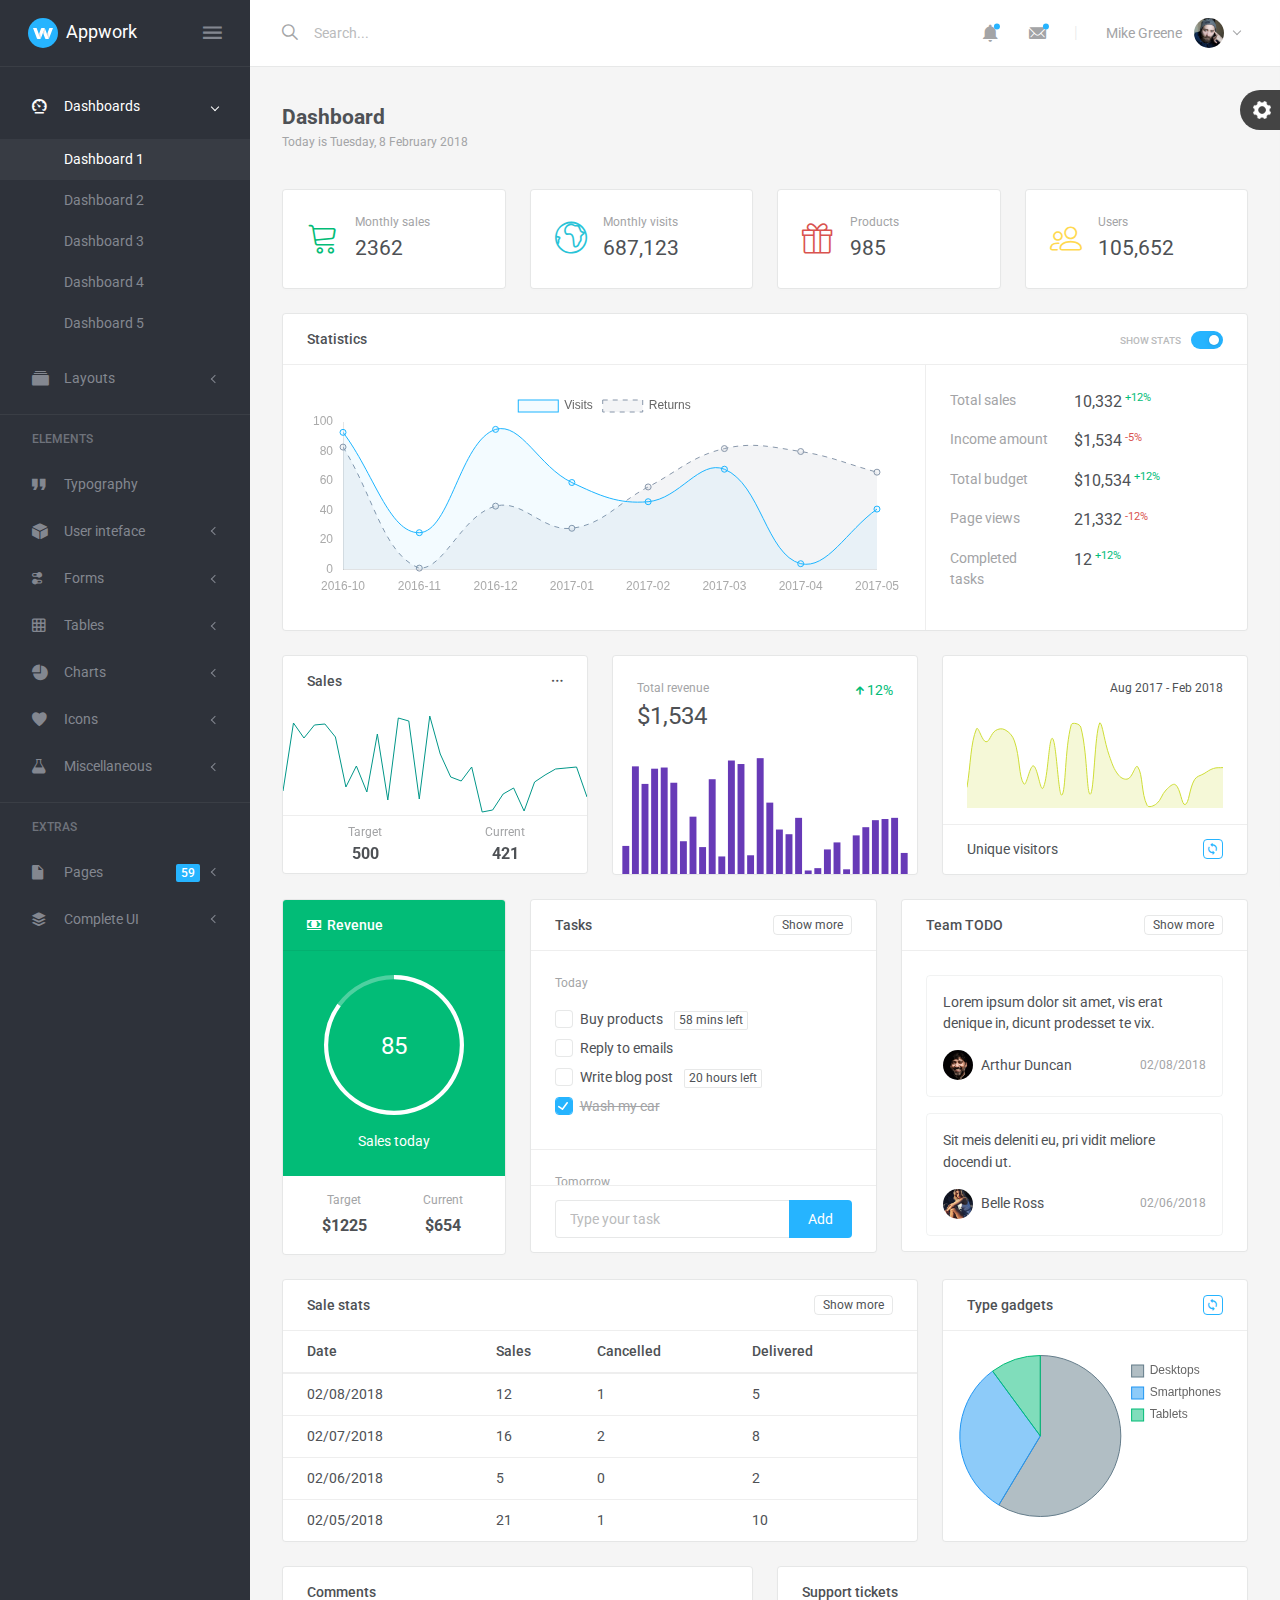
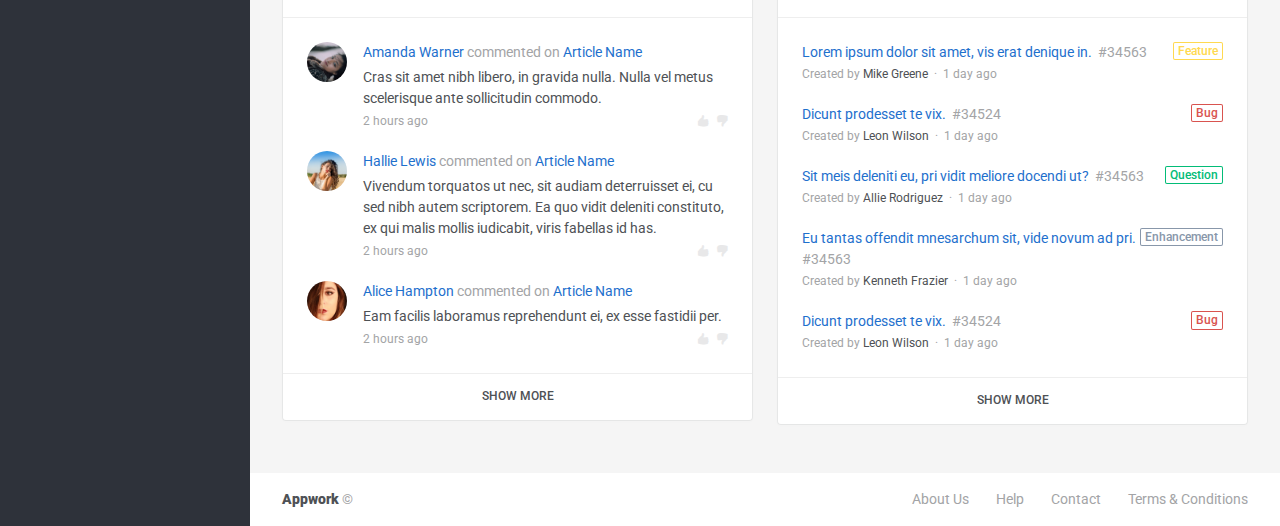
<file: html-demo/index.html>
<!DOCTYPE html>

<html lang="en" class="default-style">

<head>
  <title>Dashboard 1 - Dashboards - Appwork</title>

  <meta charset="utf-8">
  <meta http-equiv="x-ua-compatible" content="IE=edge,chrome=1">
  <meta name="description" content="">
  <meta name="viewport" content="width=device-width, initial-scale=1.0, user-scalable=no, minimum-scale=1.0, maximum-scale=1.0">
  <link rel="icon" type="image/x-icon" href="favicon.ico">

  <link href="https://fonts.googleapis.com/css?family=Roboto:300,300i,400,400i,500,500i,700,700i,900" rel="stylesheet">

  <!-- Icon fonts -->
  <link rel="stylesheet" href="assets/vendor/fonts/fontawesome.css">
  <link rel="stylesheet" href="assets/vendor/fonts/ionicons.css">
  <link rel="stylesheet" href="assets/vendor/fonts/linearicons.css">
  <link rel="stylesheet" href="assets/vendor/fonts/open-iconic.css">
  <link rel="stylesheet" href="assets/vendor/fonts/pe-icon-7-stroke.css">

  <!-- Core stylesheets -->
  <link rel="stylesheet" href="assets/vendor/css/rtl/bootstrap.css" class="theme-settings-bootstrap-css">
  <link rel="stylesheet" href="assets/vendor/css/rtl/appwork.css" class="theme-settings-appwork-css">
  <link rel="stylesheet" href="assets/vendor/css/rtl/theme-corporate.css" class="theme-settings-theme-css">
  <link rel="stylesheet" href="assets/vendor/css/rtl/colors.css" class="theme-settings-colors-css">
  <link rel="stylesheet" href="assets/vendor/css/rtl/uikit.css">
  <link rel="stylesheet" href="assets/css/demo.css">

  <!-- Load polyfills -->
  <script src="assets/vendor/js/polyfills.js"></script>
  <script>document['documentMode']===10&&document.write('<script src="https://polyfill.io/v3/polyfill.min.js?features=Intl.~locale.en"><\/script>')</script>

  <script src="assets/vendor/js/material-ripple.js"></script>
  <script src="assets/vendor/js/layout-helpers.js"></script>

  <!-- Theme settings -->
  <!-- This file MUST be included after core stylesheets and layout-helpers.js in the <head> section -->
  <script src="assets/vendor/js/theme-settings.js"></script>
  <script>
    window.themeSettings = new ThemeSettings({
      cssPath: 'assets/vendor/css/rtl/',
      themesPath: 'assets/vendor/css/rtl/'
    });
  </script>

  <!-- Core scripts -->
  <script src="assets/vendor/js/pace.js"></script>
  <script src="https://ajax.googleapis.com/ajax/libs/jquery/3.2.1/jquery.min.js"></script>

  <!-- Libs -->
  <link rel="stylesheet" href="assets/vendor/libs/perfect-scrollbar/perfect-scrollbar.css">

</head>

<body>
  <div class="page-loader">
    <div class="bg-primary"></div>
  </div>

  <!-- Layout wrapper -->
  <div class="layout-wrapper layout-2">
    <div class="layout-inner">

      <!-- Layout sidenav -->
      <div id="layout-sidenav" class="layout-sidenav sidenav sidenav-vertical bg-dark">

        <!-- Brand demo (see assets/css/demo/demo.css) -->
        <div class="app-brand demo">
          <span class="app-brand-logo demo bg-primary">
            <svg viewBox="0 0 148 80" xmlns="http://www.w3.org/2000/svg" xmlns:xlink="http://www.w3.org/1999/xlink"><defs><linearGradient id="a" x1="46.49" x2="62.46" y1="53.39" y2="48.2" gradientUnits="userSpaceOnUse"><stop stop-opacity=".25" offset="0"></stop><stop stop-opacity=".1" offset=".3"></stop><stop stop-opacity="0" offset=".9"></stop></linearGradient><linearGradient id="e" x1="76.9" x2="92.64" y1="26.38" y2="31.49" xlink:href="#a"></linearGradient><linearGradient id="d" x1="107.12" x2="122.74" y1="53.41" y2="48.33" xlink:href="#a"></linearGradient></defs><path style="fill: #fff;" transform="translate(-.1)" d="M121.36,0,104.42,45.08,88.71,3.28A5.09,5.09,0,0,0,83.93,0H64.27A5.09,5.09,0,0,0,59.5,3.28L43.79,45.08,26.85,0H.1L29.43,76.74A5.09,5.09,0,0,0,34.19,80H53.39a5.09,5.09,0,0,0,4.77-3.26L74.1,35l16,41.74A5.09,5.09,0,0,0,94.82,80h18.95a5.09,5.09,0,0,0,4.76-3.24L148.1,0Z"></path><path transform="translate(-.1)" d="M52.19,22.73l-8.4,22.35L56.51,78.94a5,5,0,0,0,1.64-2.19l7.34-19.2Z" fill="url(#a)"></path><path transform="translate(-.1)" d="M95.73,22l-7-18.69a5,5,0,0,0-1.64-2.21L74.1,35l8.33,21.79Z" fill="url(#e)"></path><path transform="translate(-.1)" d="M112.73,23l-8.31,22.12,12.66,33.7a5,5,0,0,0,1.45-2l7.3-18.93Z" fill="url(#d)"></path></svg>
          </span>
          <a href="index.html" class="app-brand-text demo sidenav-text font-weight-normal ml-2">Appwork</a>
          <a href="javascript:void(0)" class="layout-sidenav-toggle sidenav-link text-large ml-auto">
            <i class="ion ion-md-menu align-middle"></i>
          </a>
        </div>

        <div class="sidenav-divider mt-0"></div>

        <!-- Links -->
        <ul class="sidenav-inner py-1">

          <!-- Dashboards -->
          <li class="sidenav-item open active">
            <a href="javascript:void(0)" class="sidenav-link sidenav-toggle"><i class="sidenav-icon ion ion-md-speedometer"></i>
              <div>Dashboards</div>
            </a>

            <ul class="sidenav-menu">
              <li class="sidenav-item active">
                <a href="index.html" class="sidenav-link">
                  <div>Dashboard 1</div>
                </a>
              </li>
              <li class="sidenav-item">
                <a href="dashboards_dashboard-2.html" class="sidenav-link">
                  <div>Dashboard 2</div>
                </a>
              </li>
              <li class="sidenav-item">
                <a href="dashboards_dashboard-3.html" class="sidenav-link">
                  <div>Dashboard 3</div>
                </a>
              </li>
              <li class="sidenav-item">
                <a href="dashboards_dashboard-4.html" class="sidenav-link">
                  <div>Dashboard 4</div>
                </a>
              </li>
              <li class="sidenav-item">
                <a href="dashboards_dashboard-5.html" class="sidenav-link">
                  <div>Dashboard 5</div>
                </a>
              </li>
            </ul>
          </li>

          <!-- Layouts -->
          <li class="sidenav-item">
            <a href="javascript:void(0)" class="sidenav-link sidenav-toggle"><i class="sidenav-icon ion ion-ios-albums"></i>
              <div>Layouts</div>
            </a>

            <ul class="sidenav-menu">
              <li class="sidenav-item">
                <a href="layouts_options.html" class="sidenav-link">
                  <div>Layout options</div>
                </a>
              </li>
              <li class="sidenav-item">
                <a href="layouts_helpers.html" class="sidenav-link">
                  <div>Layout helpers</div>
                </a>
              </li>
              <li class="sidenav-item">
                <a href="layouts_layout-1.html" class="sidenav-link">
                  <div>Layout 1</div>
                </a>
              </li>
              <li class="sidenav-item">
                <a href="layouts_layout-1-flex.html" class="sidenav-link">
                  <div>Layout 1 (Flex)</div>
                </a>
              </li>
              <li class="sidenav-item">
                <a href="layouts_layout-2.html" class="sidenav-link">
                  <div>Layout 2</div>
                </a>
              </li>
              <li class="sidenav-item">
                <a href="layouts_layout-2-flex.html" class="sidenav-link">
                  <div>Layout 2 (Flex)</div>
                </a>
              </li>
              <li class="sidenav-item">
                <a href="layouts_without-navbar.html" class="sidenav-link">
                  <div>Without navbar</div>
                </a>
              </li>
              <li class="sidenav-item">
                <a href="layouts_without-navbar-flex.html" class="sidenav-link">
                  <div>Without navbar (Flex)</div>
                </a>
              </li>
              <li class="sidenav-item">
                <a href="layouts_without-sidenav.html" class="sidenav-link">
                  <div>Without sidenav</div>
                </a>
              </li>
              <li class="sidenav-item">
                <a href="layouts_horizontal-sidenav.html" class="sidenav-link">
                  <div>Horizontal sidenav</div>
                </a>
              </li>
              <li class="sidenav-item">
                <a href="layouts_blank.html" class="sidenav-link">
                  <div>Blank</div>
                </a>
              </li>
            </ul>
          </li>

          <li class="sidenav-divider mb-1"></li>
          <li class="sidenav-header small font-weight-semibold">ELEMENTS</li>

          <li class="sidenav-item">
            <a href="typography.html" class="sidenav-link"><i class="sidenav-icon ion ion-md-quote"></i>
              <div>Typography</div>
            </a>
          </li>

          <!-- UI elements -->
          <li class="sidenav-item">
            <a href="javascript:void(0)" class="sidenav-link sidenav-toggle"><i class="sidenav-icon ion ion-md-cube"></i>
              <div>User inteface</div>
            </a>

            <ul class="sidenav-menu">
              <li class="sidenav-item">
                <a href="ui_buttons.html" class="sidenav-link">
                  <div>Buttons</div>
                </a>
              </li>
              <li class="sidenav-item">
                <a href="ui_badges.html" class="sidenav-link">
                  <div>Badges</div>
                </a>
              </li>
              <li class="sidenav-item">
                <a href="ui_button-groups.html" class="sidenav-link">
                  <div>Button groups</div>
                </a>
              </li>
              <li class="sidenav-item">
                <a href="ui_dropdowns.html" class="sidenav-link">
                  <div>Dropdowns</div>
                </a>
              </li>
              <li class="sidenav-item">
                <a href="ui_navs.html" class="sidenav-link">
                  <div>Navs</div>
                </a>
              </li>
              <li class="sidenav-item">
                <a href="ui_pagination.html" class="sidenav-link">
                  <div>Pagination and breadcrumbs</div>
                </a>
              </li>
              <li class="sidenav-item">
                <a href="ui_progress.html" class="sidenav-link">
                  <div>Progress bars</div>
                </a>
              </li>
              <li class="sidenav-item">
                <a href="ui_list-groups.html" class="sidenav-link">
                  <div>List groups</div>
                </a>
              </li>
              <li class="sidenav-item">
                <a href="ui_notifications.html" class="sidenav-link">
                  <div>Notifications</div>
                </a>
              </li>
              <li class="sidenav-item">
                <a href="ui_modals.html" class="sidenav-link">
                  <div>Modals</div>
                </a>
              </li>
              <li class="sidenav-item">
                <a href="ui_tooltips.html" class="sidenav-link">
                  <div>Tooltips and popovers</div>
                </a>
              </li>
              <li class="sidenav-item">
                <a href="ui_thumbnails.html" class="sidenav-link">
                  <div>Thumbnails</div>
                </a>
              </li>
              <li class="sidenav-item">
                <a href="ui_cards.html" class="sidenav-link">
                  <div>Cards</div>
                </a>
              </li>
              <li class="sidenav-item">
                <a href="ui_accordion.html" class="sidenav-link">
                  <div>Accordion</div>
                </a>
              </li>
              <li class="sidenav-item">
                <a href="ui_app-brand.html" class="sidenav-link">
                  <div>App brand</div>
                </a>
              </li>
              <li class="sidenav-item">
                <a href="ui_navbar.html" class="sidenav-link">
                  <div>Navbar</div>
                </a>
              </li>
              <li class="sidenav-item">
                <a href="ui_sidenav.html" class="sidenav-link">
                  <div>Sidenav</div>
                </a>
              </li>
              <li class="sidenav-item">
                <a href="ui_footer.html" class="sidenav-link">
                  <div>Footer</div>
                </a>
              </li>
              <li class="sidenav-item">
                <a href="ui_carousel.html" class="sidenav-link">
                  <div>Carousel</div>
                </a>
              </li>
              <li class="sidenav-item">
                <a href="ui_lightbox.html" class="sidenav-link">
                  <div>Lightbox</div>
                </a>
              </li>
              <li class="sidenav-item">
                <a href="ui_drag-and-drop.html" class="sidenav-link">
                  <div>Drag&amp;Drop</div>
                </a>
              </li>
              <li class="sidenav-item">
                <a href="ui_treeview.html" class="sidenav-link">
                  <div>Treeview</div>
                </a>
              </li>
              <li class="sidenav-item">
                <a href="ui_media-player.html" class="sidenav-link">
                  <div>Plyr</div>
                </a>
              </li>
              <li class="sidenav-item">
                <a href="ui_cropper.html" class="sidenav-link">
                  <div>Cropper.js</div>
                </a>
              </li>
              <li class="sidenav-item">
                <a href="ui_tour.html" class="sidenav-link">
                  <div>Shepherd tour</div>
                </a>
              </li>
              <li class="sidenav-item">
                <a href="ui_fullcalendar.html" class="sidenav-link">
                  <div>Fullcalendar</div>
                </a>
              </li>
              <li class="sidenav-item">
                <a href="ui_spinners.html" class="sidenav-link">
                  <div>Spinners</div>
                </a>
              </li>
            </ul>
          </li>

          <!-- Forms -->
          <li class="sidenav-item">
            <a href="javascript:void(0)" class="sidenav-link sidenav-toggle"><i class="sidenav-icon ion ion-md-switch"></i>
              <div>Forms</div>
            </a>

            <ul class="sidenav-menu">
              <li class="sidenav-item">
                <a href="forms_layouts.html" class="sidenav-link">
                  <div>Layouts and elements</div>
                </a>
              </li>
              <li class="sidenav-item">
                <a href="forms_controls.html" class="sidenav-link">
                  <div>Controls</div>
                </a>
              </li>
              <li class="sidenav-item">
                <a href="forms_custom-controls.html" class="sidenav-link">
                  <div>Custom controls</div>
                </a>
              </li>
              <li class="sidenav-item">
                <a href="forms_input-groups.html" class="sidenav-link">
                  <div>Input groups</div>
                </a>
              </li>
              <li class="sidenav-item">
                <a href="forms_switchers.html" class="sidenav-link">
                  <div>Switchers</div>
                </a>
              </li>
              <li class="sidenav-item">
                <a href="forms_sliders.html" class="sidenav-link">
                  <div>Sliders</div>
                </a>
              </li>
              <li class="sidenav-item">
                <a href="forms_selects.html" class="sidenav-link">
                  <div>Selects and tags</div>
                </a>
              </li>
              <li class="sidenav-item">
                <a href="forms_pickers.html" class="sidenav-link">
                  <div>Pickers</div>
                </a>
              </li>
              <li class="sidenav-item">
                <a href="forms_editors.html" class="sidenav-link">
                  <div>Editors</div>
                </a>
              </li>
              <li class="sidenav-item">
                <a href="forms_file-upload.html" class="sidenav-link">
                  <div>File upload</div>
                </a>
              </li>
              <li class="sidenav-item">
                <a href="forms_validation.html" class="sidenav-link">
                  <div>jQuery Validation</div>
                </a>
              </li>
              <li class="sidenav-item">
                <a href="forms_wizard.html" class="sidenav-link">
                  <div>SmartWizard</div>
                </a>
              </li>
              <li class="sidenav-item">
                <a href="forms_typeahead.html" class="sidenav-link">
                  <div>Typeahead</div>
                </a>
              </li>
              <li class="sidenav-item">
                <a href="forms_dual-listbox.html" class="sidenav-link">
                  <div>Bootstrap Dual Listbox</div>
                </a>
              </li>
              <li class="sidenav-item">
                <a href="forms_extras.html" class="sidenav-link">
                  <div>Extras</div>
                </a>
              </li>
            </ul>
          </li>

          <!--  Tables -->
          <li class="sidenav-item">
            <a href="javascript:void(0)" class="sidenav-link sidenav-toggle"><i class="sidenav-icon ion ion-md-grid"></i>
              <div>Tables</div>
            </a>

            <ul class="sidenav-menu">
              <li class="sidenav-item">
                <a href="tables_bootstrap.html" class="sidenav-link">
                  <div>Bootstrap</div>
                </a>
              </li>
              <li class="sidenav-item">
                <a href="tables_datatables.html" class="sidenav-link">
                  <div>DataTables</div>
                </a>
              </li>
              <li class="sidenav-item">
                <a href="tables_bootstrap-table.html" class="sidenav-link">
                  <div>Bootstrap table</div>
                </a>
              </li>
              <li class="sidenav-item">
                <a href="tables_bootstrap-sortable.html" class="sidenav-link">
                  <div>Bootstrap Sortable</div>
                </a>
              </li>
            </ul>
          </li>

          <!-- Charts -->
          <li class="sidenav-item">
            <a href="javascript:void(0)" class="sidenav-link sidenav-toggle"><i class="sidenav-icon ion ion-md-pie"></i>
              <div>Charts</div>
            </a>

            <ul class="sidenav-menu">
              <li class="sidenav-item">
                <a href="charts_gmaps.html" class="sidenav-link">
                  <div>GMaps</div>
                </a>
              </li>
              <li class="sidenav-item">
                <a href="charts_mapael.html" class="sidenav-link">
                  <div>Mapael</div>
                </a>
              </li>
              <li class="sidenav-item">
                <a href="charts_flot.html" class="sidenav-link">
                  <div>Flot.js</div>
                </a>
              </li>
              <li class="sidenav-item">
                <a href="charts_c3.html" class="sidenav-link">
                  <div>C3.js</div>
                </a>
              </li>
              <li class="sidenav-item">
                <a href="charts_chartist.html" class="sidenav-link">
                  <div>Chartist</div>
                </a>
              </li>
              <li class="sidenav-item">
                <a href="charts_chartjs.html" class="sidenav-link">
                  <div>Chart.js</div>
                </a>
              </li>
              <li class="sidenav-item">
                <a href="charts_morrisjs.html" class="sidenav-link">
                  <div>Morris.js</div>
                </a>
              </li>
              <li class="sidenav-item">
                <a href="charts_sparkline.html" class="sidenav-link">
                  <div>Sparkline</div>
                </a>
              </li>
            </ul>
          </li>

          <!--  Icons -->
          <li class="sidenav-item">
            <a href="javascript:void(0)" class="sidenav-link sidenav-toggle"><i class="sidenav-icon ion ion-ios-heart"></i>
              <div>Icons</div>
            </a>

            <ul class="sidenav-menu">
              <li class="sidenav-item">
                <a href="icons_font-awesome.html" class="sidenav-link">
                  <div>Font Awesome 5</div>
                </a>
              </li>
              <li class="sidenav-item">
                <a href="icons_ionicons.html" class="sidenav-link">
                  <div>Ionicons</div>
                </a>
              </li>
              <li class="sidenav-item">
                <a href="icons_linearicons.html" class="sidenav-link">
                  <div>Linearicons</div>
                </a>
              </li>
              <li class="sidenav-item">
                <a href="icons_openiconic.html" class="sidenav-link">
                  <div>Open Iconic</div>
                </a>
              </li>
              <li class="sidenav-item">
                <a href="icons_stroke7.html" class="sidenav-link">
                  <div>Stroke Icons 7</div>
                </a>
              </li>
            </ul>
          </li>

          <!--  Miscellaneous -->
          <li class="sidenav-item">
            <a href="javascript:void(0)" class="sidenav-link sidenav-toggle"><i class="sidenav-icon ion ion-ios-flask"></i>
              <div>Miscellaneous</div>
            </a>

            <ul class="sidenav-menu">
              <li class="sidenav-item">
                <a href="misc_brand-colors.html" class="sidenav-link">
                  <div>Brand colors</div>
                </a>
              </li>
              <li class="sidenav-item">
                <a href="misc_masonry.html" class="sidenav-link">
                  <div>Masonry</div>
                </a>
              </li>
              <li class="sidenav-item">
                <a href="misc_spinkit.html" class="sidenav-link">
                  <div>SpinKit</div>
                </a>
              </li>
              <li class="sidenav-item">
                <a href="misc_ladda.html" class="sidenav-link">
                  <div>Ladda</div>
                </a>
              </li>
              <li class="sidenav-item">
                <a href="misc_vegasjs.html" class="sidenav-link">
                  <div>Vegas.js</div>
                </a>
              </li>
              <li class="sidenav-item">
                <a href="misc_numeraljs.html" class="sidenav-link">
                  <div>Numeral.js</div>
                </a>
              </li>
              <li class="sidenav-item">
                <a href="misc_blockui.html" class="sidenav-link">
                  <div>BlockUI</div>
                </a>
              </li>
              <li class="sidenav-item">
                <a href="misc_idle-timer.html" class="sidenav-link">
                  <div>Idle Timer</div>
                </a>
              </li>
              <li class="sidenav-item">
                <a href="misc_perfect-scrollbar.html" class="sidenav-link">
                  <div>Perfect Scrollbar</div>
                </a>
              </li>
              <li class="sidenav-item">
                <a href="misc_clipboardjs.html" class="sidenav-link">
                  <div>Clipboard.js</div>
                </a>
              </li>
            </ul>
          </li>

          <li class="sidenav-divider mb-1"></li>
          <li class="sidenav-header small font-weight-semibold">EXTRAS</li>

          <!-- Pages -->
          <li class="sidenav-item">
            <a href="javascript:void(0)" class="sidenav-link sidenav-toggle">
              <i class="sidenav-icon ion ion-md-document"></i>
              <div>Pages</div>
              <div class="pl-1 ml-auto">
                <div class="badge badge-primary">59</div>
              </div>
            </a>
            <ul class="sidenav-menu">

              <li class="sidenav-item">
                <a href="javascript:void(0)" class="sidenav-link sidenav-toggle">
                  <div>Articles</div>
                </a>

                <ul class="sidenav-menu">
                  <li class="sidenav-item">
                    <a href="pages_articles_list.html" class="sidenav-link">
                      <div>List</div>
                    </a>
                  </li>
                  <li class="sidenav-item">
                    <a href="pages_articles_edit.html" class="sidenav-link">
                      <div>Edit</div>
                    </a>
                  </li>
                </ul>
              </li>

              <li class="sidenav-item">
                <a href="javascript:void(0)" class="sidenav-link sidenav-toggle">
                  <div>Authentication</div>
                </a>

                <ul class="sidenav-menu">
                  <li class="sidenav-item">
                    <a href="pages_authentication_login-v1.html" class="sidenav-link">
                      <div>Login v1</div>
                    </a>
                  </li>
                  <li class="sidenav-item">
                    <a href="pages_authentication_register-v1.html" class="sidenav-link">
                      <div>Register v1</div>
                    </a>
                  </li>
                  <li class="sidenav-item">
                    <a href="pages_authentication_login-v2.html" class="sidenav-link">
                      <div>Login v2</div>
                    </a>
                  </li>
                  <li class="sidenav-item">
                    <a href="pages_authentication_register-v2.html" class="sidenav-link">
                      <div>Register v2</div>
                    </a>
                  </li>
                  <li class="sidenav-item">
                    <a href="pages_authentication_login-v3.html" class="sidenav-link">
                      <div>Login v3</div>
                    </a>
                  </li>
                  <li class="sidenav-item">
                    <a href="pages_authentication_register-v3.html" class="sidenav-link">
                      <div>Register v3</div>
                    </a>
                  </li>
                  <li class="sidenav-item">
                    <a href="pages_authentication_login-and-register.html" class="sidenav-link">
                      <div>Login + Register</div>
                    </a>
                  </li>
                  <li class="sidenav-item">
                    <a href="pages_authentication_lock-screen-v1.html" class="sidenav-link">
                      <div>Lock screen v1</div>
                    </a>
                  </li>
                  <li class="sidenav-item">
                    <a href="pages_authentication_lock-screen-v2.html" class="sidenav-link">
                      <div>Lock screen v2</div>
                    </a>
                  </li>
                  <li class="sidenav-item">
                    <a href="pages_authentication_password-reset.html" class="sidenav-link">
                      <div>Password reset</div>
                    </a>
                  </li>
                  <li class="sidenav-item">
                    <a href="pages_authentication_email-confirm.html" class="sidenav-link">
                      <div>Email confirm</div>
                    </a>
                  </li>
                </ul>
              </li>

              <li class="sidenav-item">
                <a href="javascript:void(0)" class="sidenav-link sidenav-toggle">
                  <div>Education</div>
                </a>

                <ul class="sidenav-menu">
                  <li class="sidenav-item">
                    <a href="pages_education_courses-v1.html" class="sidenav-link">
                      <div>Courses v1</div>
                    </a>
                  </li>
                  <li class="sidenav-item">
                    <a href="pages_education_courses-v2.html" class="sidenav-link">
                      <div>Courses v2</div>
                    </a>
                  </li>
                </ul>
              </li>

              <li class="sidenav-item">
                <a href="javascript:void(0)" class="sidenav-link sidenav-toggle">
                  <div>E-commerce</div>
                </a>

                <ul class="sidenav-menu">
                  <li class="sidenav-item">
                    <a href="pages_e-commerce_product-list.html" class="sidenav-link">
                      <div>Product list</div>
                    </a>
                  </li>
                  <li class="sidenav-item">
                    <a href="pages_e-commerce_product-item.html" class="sidenav-link">
                      <div>Product item</div>
                    </a>
                  </li>
                  <li class="sidenav-item">
                    <a href="pages_e-commerce_product-edit.html" class="sidenav-link">
                      <div>Product edit</div>
                    </a>
                  </li>
                  <li class="sidenav-item">
                    <a href="pages_e-commerce_order-list.html" class="sidenav-link">
                      <div>Order list</div>
                    </a>
                  </li>
                  <li class="sidenav-item">
                    <a href="pages_e-commerce_order-detail.html" class="sidenav-link">
                      <div>Order detail</div>
                    </a>
                  </li>
                </ul>
              </li>

              <li class="sidenav-item">
                <a href="javascript:void(0)" class="sidenav-link sidenav-toggle">
                  <div>Forums</div>
                </a>

                <ul class="sidenav-menu">
                  <li class="sidenav-item">
                    <a href="pages_forums_list.html" class="sidenav-link">
                      <div>List</div>
                    </a>
                  </li>
                  <li class="sidenav-item">
                    <a href="pages_forums_threads.html" class="sidenav-link">
                      <div>Threads</div>
                    </a>
                  </li>
                  <li class="sidenav-item">
                    <a href="pages_forums_discussion.html" class="sidenav-link">
                      <div>Discussion</div>
                    </a>
                  </li>
                </ul>
              </li>

              <li class="sidenav-item">
                <a href="javascript:void(0)" class="sidenav-link sidenav-toggle">
                  <div>Messages v1</div>
                </a>

                <ul class="sidenav-menu">
                  <li class="sidenav-item">
                    <a href="pages_messages_v1_list.html" class="sidenav-link">
                      <div>List</div>
                    </a>
                  </li>
                  <li class="sidenav-item">
                    <a href="pages_messages_v1_item.html" class="sidenav-link">
                      <div>Item</div>
                    </a>
                  </li>
                  <li class="sidenav-item">
                    <a href="pages_messages_v1_compose.html" class="sidenav-link">
                      <div>Compose</div>
                    </a>
                  </li>
                </ul>
              </li>

              <li class="sidenav-item">
                <a href="javascript:void(0)" class="sidenav-link sidenav-toggle">
                  <div>Messages v2</div>
                </a>

                <ul class="sidenav-menu">
                  <li class="sidenav-item">
                    <a href="pages_messages_v2_list.html" class="sidenav-link">
                      <div>List</div>
                    </a>
                  </li>
                  <li class="sidenav-item">
                    <a href="pages_messages_v2_item.html" class="sidenav-link">
                      <div>Item</div>
                    </a>
                  </li>
                  <li class="sidenav-item">
                    <a href="pages_messages_v2_compose.html" class="sidenav-link">
                      <div>Compose</div>
                    </a>
                  </li>
                </ul>
              </li>

              <li class="sidenav-item">
                <a href="javascript:void(0)" class="sidenav-link sidenav-toggle">
                  <div>Messages v3</div>
                </a>

                <ul class="sidenav-menu">
                  <li class="sidenav-item">
                    <a href="pages_messages_v3_list.html" class="sidenav-link">
                      <div>List</div>
                    </a>
                  </li>
                  <li class="sidenav-item">
                    <a href="pages_messages_v3_item.html" class="sidenav-link">
                      <div>Item</div>
                    </a>
                  </li>
                  <li class="sidenav-item">
                    <a href="pages_messages_v3_compose.html" class="sidenav-link">
                      <div>Compose</div>
                    </a>
                  </li>
                </ul>
              </li>

              <li class="sidenav-item">
                <a href="javascript:void(0)" class="sidenav-link sidenav-toggle">
                  <div>Projects</div>
                </a>

                <ul class="sidenav-menu">
                  <li class="sidenav-item">
                    <a href="pages_projects_list.html" class="sidenav-link">
                      <div>List</div>
                    </a>
                  </li>
                  <li class="sidenav-item">
                    <a href="pages_projects_item.html" class="sidenav-link">
                      <div>Item</div>
                    </a>
                  </li>
                </ul>
              </li>

              <li class="sidenav-item">
                <a href="javascript:void(0)" class="sidenav-link sidenav-toggle">
                  <div>Tickets</div>
                </a>

                <ul class="sidenav-menu">
                  <li class="sidenav-item">
                    <a href="pages_tickets_list.html" class="sidenav-link">
                      <div>List</div>
                    </a>
                  </li>
                  <li class="sidenav-item">
                    <a href="pages_tickets_edit.html" class="sidenav-link">
                      <div>Edit</div>
                    </a>
                  </li>
                </ul>
              </li>

              <li class="sidenav-item">
                <a href="javascript:void(0)" class="sidenav-link sidenav-toggle">
                  <div>Users</div>
                </a>

                <ul class="sidenav-menu">
                  <li class="sidenav-item">
                    <a href="pages_users_list.html" class="sidenav-link">
                      <div>List</div>
                    </a>
                  </li>
                  <li class="sidenav-item">
                    <a href="pages_users_view.html" class="sidenav-link">
                      <div>View</div>
                    </a>
                  </li>
                  <li class="sidenav-item">
                    <a href="pages_users_edit.html" class="sidenav-link">
                      <div>Edit</div>
                    </a>
                  </li>
                </ul>
              </li>

              <li class="sidenav-item">
                <a href="pages_account-settings.html" class="sidenav-link">
                  <div>Account settings</div>
                </a>
              </li>
              <li class="sidenav-item">
                <a href="pages_chat.html" class="sidenav-link">
                  <div>Chat</div>
                </a>
              </li>
              <li class="sidenav-item">
                <a href="pages_clients.html" class="sidenav-link">
                  <div>Clients</div>
                </a>
              </li>
              <li class="sidenav-item">
                <a href="pages_contacts.html" class="sidenav-link">
                  <div>Contacts</div>
                </a>
              </li>
              <li class="sidenav-item">
                <a href="pages_faq.html" class="sidenav-link">
                  <div>FAQ</div>
                </a>
              </li>
              <li class="sidenav-item">
                <a href="pages_file-manager.html" class="sidenav-link">
                  <div>File manager</div>
                </a>
              </li>
              <li class="sidenav-item">
                <a href="pages_gallery.html" class="sidenav-link">
                  <div>Gallery</div>
                </a>
              </li>
              <li class="sidenav-item">
                <a href="pages_help-center.html" class="sidenav-link">
                  <div>Help center</div>
                </a>
              </li>
              <li class="sidenav-item">
                <a href="pages_invoice.html" class="sidenav-link">
                  <div>Invoice</div>
                </a>
              </li>
              <li class="sidenav-item">
                <a href="pages_kanban-board.html" class="sidenav-link">
                  <div>Kanban board</div>
                </a>
              </li>
              <li class="sidenav-item">
                <a href="pages_pricing.html" class="sidenav-link">
                  <div>Pricing</div>
                </a>
              </li>
              <li class="sidenav-item">
                <a href="pages_profile-v1.html" class="sidenav-link">
                  <div>Profile v1</div>
                </a>
              </li>
              <li class="sidenav-item">
                <a href="pages_profile-v2.html" class="sidenav-link">
                  <div>Profile v2</div>
                </a>
              </li>
              <li class="sidenav-item">
                <a href="pages_search-results.html" class="sidenav-link">
                  <div>Search results</div>
                </a>
              </li>
              <li class="sidenav-item">
                <a href="pages_task-list.html" class="sidenav-link">
                  <div>Task list</div>
                </a>
              </li>
              <li class="sidenav-item">
                <a href="pages_teams.html" class="sidenav-link">
                  <div>Teams</div>
                </a>
              </li>
              <li class="sidenav-item">
                <a href="pages_vacancies.html" class="sidenav-link">
                  <div>Vacancies</div>
                </a>
              </li>
              <li class="sidenav-item">
                <a href="pages_voting.html" class="sidenav-link">
                  <div>Voting</div>
                </a>
              </li>
            </ul>
          </li>

          <li class="sidenav-item">
            <a href="javascript:void(0)" class="sidenav-link sidenav-toggle"><i class="sidenav-icon ion ion-logo-buffer"></i>
              <div>Complete UI</div>
            </a>

            <ul class="sidenav-menu">
              <li class="sidenav-item">
                <a target="_blank" href="complete-ui_base.html" class="sidenav-link">
                  <div>Base</div>
                </a>
              </li>
              <li class="sidenav-item">
                <a target="_blank" href="complete-ui_plugins.html" class="sidenav-link">
                  <div>Plugins</div>
                </a>
              </li>
              <li class="sidenav-item">
                <a target="_blank" href="complete-ui_charts.html" class="sidenav-link">
                  <div>Charts</div>
                </a>
              </li>
            </ul>
          </li>

        </ul>
      </div>
      <!-- / Layout sidenav -->

      <!-- Layout container -->
      <div class="layout-container">
        <!-- Layout navbar -->
        <nav class="layout-navbar navbar navbar-expand-lg align-items-lg-center bg-white container-p-x" id="layout-navbar">

          <!-- Brand demo (see assets/css/demo/demo.css) -->
          <a href="index.html" class="navbar-brand app-brand demo d-lg-none py-0 mr-4">
            <span class="app-brand-logo demo bg-primary">
              <svg viewBox="0 0 148 80" xmlns="http://www.w3.org/2000/svg" xmlns:xlink="http://www.w3.org/1999/xlink"><defs><linearGradient id="a" x1="46.49" x2="62.46" y1="53.39" y2="48.2" gradientUnits="userSpaceOnUse"><stop stop-opacity=".25" offset="0"></stop><stop stop-opacity=".1" offset=".3"></stop><stop stop-opacity="0" offset=".9"></stop></linearGradient><linearGradient id="e" x1="76.9" x2="92.64" y1="26.38" y2="31.49" xlink:href="#a"></linearGradient><linearGradient id="d" x1="107.12" x2="122.74" y1="53.41" y2="48.33" xlink:href="#a"></linearGradient></defs><path style="fill: #fff;" transform="translate(-.1)" d="M121.36,0,104.42,45.08,88.71,3.28A5.09,5.09,0,0,0,83.93,0H64.27A5.09,5.09,0,0,0,59.5,3.28L43.79,45.08,26.85,0H.1L29.43,76.74A5.09,5.09,0,0,0,34.19,80H53.39a5.09,5.09,0,0,0,4.77-3.26L74.1,35l16,41.74A5.09,5.09,0,0,0,94.82,80h18.95a5.09,5.09,0,0,0,4.76-3.24L148.1,0Z"></path><path transform="translate(-.1)" d="M52.19,22.73l-8.4,22.35L56.51,78.94a5,5,0,0,0,1.64-2.19l7.34-19.2Z" fill="url(#a)"></path><path transform="translate(-.1)" d="M95.73,22l-7-18.69a5,5,0,0,0-1.64-2.21L74.1,35l8.33,21.79Z" fill="url(#e)"></path><path transform="translate(-.1)" d="M112.73,23l-8.31,22.12,12.66,33.7a5,5,0,0,0,1.45-2l7.3-18.93Z" fill="url(#d)"></path></svg>
            </span>
            <span class="app-brand-text demo font-weight-normal ml-2">Appwork</span>
          </a>

          <!-- Sidenav toggle (see assets/css/demo/demo.css) -->
          <div class="layout-sidenav-toggle navbar-nav d-lg-none align-items-lg-center mr-auto">
            <a class="nav-item nav-link px-0 mr-lg-4" href="javascript:void(0)">
              <i class="ion ion-md-menu text-large align-middle"></i>
            </a>
          </div>

          <button class="navbar-toggler" type="button" data-toggle="collapse" data-target="#layout-navbar-collapse">
            <span class="navbar-toggler-icon"></span>
          </button>

          <div class="navbar-collapse collapse" id="layout-navbar-collapse">
            <!-- Divider -->
            <hr class="d-lg-none w-100 my-2">

            <div class="navbar-nav align-items-lg-center">
              <!-- Search -->
              <label class="nav-item navbar-text navbar-search-box p-0 active">
                <i class="ion ion-ios-search navbar-icon align-middle"></i>
                <span class="navbar-search-input pl-2">
                  <input type="text" class="form-control navbar-text mx-2" placeholder="Search..." style="width:200px">
                </span>
              </label>
            </div>

            <div class="navbar-nav align-items-lg-center ml-auto">
              <div class="demo-navbar-notifications nav-item dropdown mr-lg-3">
                <a class="nav-link dropdown-toggle hide-arrow" href="#" data-toggle="dropdown">
                  <i class="ion ion-md-notifications-outline navbar-icon align-middle"></i>
                  <span class="badge badge-primary badge-dot indicator"></span>
                  <span class="d-lg-none align-middle">&nbsp; Notifications</span>
                </a>
                <div class="dropdown-menu dropdown-menu-right">
                  <div class="bg-primary text-center text-white font-weight-bold p-3">
                    4 New Notifications
                  </div>
                  <div class="list-group list-group-flush">
                    <a href="javascript:void(0)" class="list-group-item list-group-item-action media d-flex align-items-center">
                      <div class="ui-icon ui-icon-sm ion ion-md-home bg-secondary border-0 text-white"></div>
                      <div class="media-body line-height-condenced ml-3">
                        <div class="text-body">Login from 192.168.1.1</div>
                        <div class="text-light small mt-1">
                          Aliquam ex eros, imperdiet vulputate hendrerit et.
                        </div>
                        <div class="text-light small mt-1">12h ago</div>
                      </div>
                    </a>

                    <a href="javascript:void(0)" class="list-group-item list-group-item-action media d-flex align-items-center">
                      <div class="ui-icon ui-icon-sm ion ion-md-person-add bg-info border-0 text-white"></div>
                      <div class="media-body line-height-condenced ml-3">
                        <div class="text-body">You have <strong>4</strong> new followers</div>
                        <div class="text-light small mt-1">
                          Phasellus nunc nisl, posuere cursus pretium nec, dictum vehicula tellus.
                        </div>
                      </div>
                    </a>

                    <a href="javascript:void(0)" class="list-group-item list-group-item-action media d-flex align-items-center">
                      <div class="ui-icon ui-icon-sm ion ion-md-power bg-danger border-0 text-white"></div>
                      <div class="media-body line-height-condenced ml-3">
                        <div class="text-body">Server restarted</div>
                        <div class="text-light small mt-1">
                          19h ago
                        </div>
                      </div>
                    </a>

                    <a href="javascript:void(0)" class="list-group-item list-group-item-action media d-flex align-items-center">
                      <div class="ui-icon ui-icon-sm ion ion-md-warning bg-warning border-0 text-body"></div>
                      <div class="media-body line-height-condenced ml-3">
                        <div class="text-body">99% server load</div>
                        <div class="text-light small mt-1">
                          Etiam nec fringilla magna. Donec mi metus.
                        </div>
                        <div class="text-light small mt-1">
                          20h ago
                        </div>
                      </div>
                    </a>
                  </div>

                  <a href="javascript:void(0)" class="d-block text-center text-light small p-2 my-1">Show all notifications</a>
                </div>
              </div>

              <div class="demo-navbar-messages nav-item dropdown mr-lg-3">
                <a class="nav-link dropdown-toggle hide-arrow" href="#" data-toggle="dropdown">
                  <i class="ion ion-ios-mail navbar-icon align-middle"></i>
                  <span class="badge badge-primary badge-dot indicator"></span>
                  <span class="d-lg-none align-middle">&nbsp; Messages</span>
                </a>
                <div class="dropdown-menu dropdown-menu-right">
                  <div class="bg-primary text-center text-white font-weight-bold p-3">
                    4 New Messages
                  </div>
                  <div class="list-group list-group-flush">
                    <a href="javascript:void(0)" class="list-group-item list-group-item-action media d-flex align-items-center">
                      <img src="assets/img/avatars/6-small.png" class="d-block ui-w-40 rounded-circle" alt>
                      <div class="media-body ml-3">
                        <div class="text-body line-height-condenced">Sit meis deleniti eu, pri vidit meliore docendi ut.</div>
                        <div class="text-light small mt-1">
                          Mae Gibson &nbsp;·&nbsp; 58m ago
                        </div>
                      </div>
                    </a>

                    <a href="javascript:void(0)" class="list-group-item list-group-item-action media d-flex align-items-center">
                      <img src="assets/img/avatars/4-small.png" class="d-block ui-w-40 rounded-circle" alt>
                      <div class="media-body ml-3">
                        <div class="text-body line-height-condenced">Mea et legere fuisset, ius amet purto luptatum te.</div>
                        <div class="text-light small mt-1">
                          Kenneth Frazier &nbsp;·&nbsp; 1h ago
                        </div>
                      </div>
                    </a>

                    <a href="javascript:void(0)" class="list-group-item list-group-item-action media d-flex align-items-center">
                      <img src="assets/img/avatars/5-small.png" class="d-block ui-w-40 rounded-circle" alt>
                      <div class="media-body ml-3">
                        <div class="text-body line-height-condenced">Sit meis deleniti eu, pri vidit meliore docendi ut.</div>
                        <div class="text-light small mt-1">
                          Nelle Maxwell &nbsp;·&nbsp; 2h ago
                        </div>
                      </div>
                    </a>

                    <a href="javascript:void(0)" class="list-group-item list-group-item-action media d-flex align-items-center">
                      <img src="assets/img/avatars/11-small.png" class="d-block ui-w-40 rounded-circle" alt>
                      <div class="media-body ml-3">
                        <div class="text-body line-height-condenced">Lorem ipsum dolor sit amet, vis erat denique in, dicunt prodesset te vix.</div>
                        <div class="text-light small mt-1">
                          Belle Ross &nbsp;·&nbsp; 5h ago
                        </div>
                      </div>
                    </a>
                  </div>

                  <a href="javascript:void(0)" class="d-block text-center text-light small p-2 my-1">Show all messages</a>
                </div>
              </div>

              <!-- Divider -->
              <div class="nav-item d-none d-lg-block text-big font-weight-light line-height-1 opacity-25 mr-3 ml-1">|</div>

              <div class="demo-navbar-user nav-item dropdown">
                <a class="nav-link dropdown-toggle" href="#" data-toggle="dropdown">
                  <span class="d-inline-flex flex-lg-row-reverse align-items-center align-middle">
                    <img src="assets/img/avatars/1.png" alt class="d-block ui-w-30 rounded-circle">
                    <span class="px-1 mr-lg-2 ml-2 ml-lg-0">Mike Greene</span>
                  </span>
                </a>
                <div class="dropdown-menu dropdown-menu-right">
                  <a href="javascript:void(0)" class="dropdown-item"><i class="ion ion-ios-person text-lightest"></i> &nbsp; My profile</a>
                  <a href="javascript:void(0)" class="dropdown-item"><i class="ion ion-ios-mail text-lightest"></i> &nbsp; Messages</a>
                  <a href="javascript:void(0)" class="dropdown-item"><i class="ion ion-md-settings text-lightest"></i> &nbsp; Account settings</a>
                  <div class="dropdown-divider"></div>
                  <a href="javascript:void(0)" class="dropdown-item"><i class="ion ion-ios-log-out text-danger"></i> &nbsp; Log Out</a>
                </div>
              </div>
            </div>
          </div>
        </nav>
        <!-- / Layout navbar -->

        <!-- Layout content -->
        <div class="layout-content">

          <!-- Content -->
          <div class="container-fluid flex-grow-1 container-p-y">

            <h4 class="font-weight-bold py-3 mb-4">
              Dashboard
              <div class="text-muted text-tiny mt-1"><small class="font-weight-normal">Today is Tuesday, 8 February 2018</small></div>
            </h4>

            <!-- Counters -->
            <div class="row">
              <div class="col-sm-6 col-xl-3">

                <div class="card mb-4">
                  <div class="card-body">
                    <div class="d-flex align-items-center">
                      <div class="lnr lnr-cart display-4 text-success"></div>
                      <div class="ml-3">
                        <div class="text-muted small">Monthly sales</div>
                        <div class="text-large">2362</div>
                      </div>
                    </div>
                  </div>
                </div>

              </div>
              <div class="col-sm-6 col-xl-3">

                <div class="card mb-4">
                  <div class="card-body">
                    <div class="d-flex align-items-center">
                      <div class="lnr lnr-earth display-4 text-info"></div>
                      <div class="ml-3">
                        <div class="text-muted small">Monthly visits</div>
                        <div class="text-large">687,123</div>
                      </div>
                    </div>
                  </div>
                </div>

              </div>
              <div class="col-sm-6 col-xl-3">

                <div class="card mb-4">
                  <div class="card-body">
                    <div class="d-flex align-items-center">
                      <div class="lnr lnr-gift display-4 text-danger"></div>
                      <div class="ml-3">
                        <div class="text-muted small">Products</div>
                        <div class="text-large">985</div>
                      </div>
                    </div>
                  </div>
                </div>

              </div>
              <div class="col-sm-6 col-xl-3">

                <div class="card mb-4">
                  <div class="card-body">
                    <div class="d-flex align-items-center">
                      <div class="lnr lnr-users display-4 text-warning"></div>
                      <div class="ml-3">
                        <div class="text-muted small">Users</div>
                        <div class="text-large">105,652</div>
                      </div>
                    </div>
                  </div>
                </div>

              </div>
            </div>
            <!-- / Counters -->

            <!-- Statistics -->
            <div class="card mb-4">
              <h6 class="card-header with-elements">
                <div class="card-header-title">Statistics</div>
                <div class="card-header-elements ml-auto">
                  <label class="text m-0">
                    <span class="text-light text-tiny font-weight-semibold align-middle">
                      SHOW STATS
                    </span>
                    <span class="switcher switcher-sm d-inline-block align-middle mr-0 ml-2">
                      <input type="checkbox" class="switcher-input" checked>
                      <span class="switcher-indicator">
                        <span class="switcher-yes"></span>
                        <span class="switcher-no"></span>
                      </span>
                    </span>
                  </label>
                </div>
              </h6>
              <div class="row no-gutters row-bordered">
                <div class="col-md-8 col-lg-12 col-xl-8">
                  <div class="card-body">
                    <div style="height: 210px;">
                      <canvas id="statistics-chart-1"></canvas>
                    </div>
                  </div>
                </div>

                <div class="col-md-4 col-lg-12 col-xl-4">
                  <div class="card-body">

                    <!-- Numbers -->
                    <div class="row">
                      <div class="col-6 col-xl-5 text-muted mb-3">Total sales</div>
                      <div class="col-6 col-xl-7 mb-3">
                        <span class="text-big">10,332</span>
                        <sup class="text-success">+12%</sup>
                      </div>
                      <div class="col-6 col-xl-5 text-muted mb-3">Income amount</div>
                      <div class="col-6 col-xl-7 mb-3">
                        <span class="text-big">$1,534</span>
                        <sup class="text-danger">-5%</sup>
                      </div>
                      <div class="col-6 col-xl-5 text-muted mb-3">Total budget</div>
                      <div class="col-6 col-xl-7 mb-3">
                        <span class="text-big">$10,534</span>
                        <sup class="text-success">+12%</sup>
                      </div>
                      <div class="col-6 col-xl-5 text-muted mb-3">Page views</div>
                      <div class="col-6 col-xl-7 mb-3">
                        <span class="text-big">21,332</span>
                        <sup class="text-danger">-12%</sup>
                      </div>
                      <div class="col-6 col-xl-5 text-muted mb-3">Completed tasks</div>
                      <div class="col-6 col-xl-7 mb-3">
                        <span class="text-big">12</span>
                        <sup class="text-success">+12%</sup>
                      </div>
                    </div>
                    <!-- / Numbers -->

                  </div>
                </div>
              </div>
            </div>
            <!-- / Statistics -->

            <div class="row">

              <!-- Charts -->
              <div class="col-sm-6 col-xl-4">

                <div class="card mb-4">
                  <h6 class="card-header with-elements border-0 pr-0 pb-0">
                    <div class="card-header-title">Sales</div>
                    <div class="card-header-elements ml-auto">
                      <div class="btn-group mr-3">
                        <button type="button" class="btn btn-sm btn-default icon-btn borderless rounded-pill md-btn-flat dropdown-toggle hide-arrow" data-toggle="dropdown">
                          <i class="ion ion-ios-more"></i>
                        </button>
                        <div class="dropdown-menu dropdown-menu-right" id="sales-dropdown-menu">
                          <a class="dropdown-item" href="javascript:void(0)">Action 1</a>
                          <a class="dropdown-item" href="javascript:void(0)">Action 2</a>
                        </div>
                      </div>
                    </div>
                  </h6>
                  <div class="mt-3">
                    <div style="height:100px;">
                      <canvas id="statistics-chart-2"></canvas>
                    </div>
                  </div>
                  <div class="card-footer text-center py-2">
                    <div class="row">
                      <div class="col">
                        <div class="text-muted small">Target</div>
                        <strong class="text-big">500</strong>
                      </div>
                      <div class="col">
                        <div class="text-muted small">Current</div>
                        <strong class="text-big">421</strong>
                      </div>
                    </div>
                  </div>
                </div>

              </div>
              <div class="col-sm-6 col-xl-4">

                <div class="card mb-4">
                  <div class="card-body">
                    <div class="float-right text-success">
                      <small class="ion ion-md-arrow-round-up text-tiny"></small> 12%
                    </div>
                    <div class="text-muted small">Total revenue</div>
                    <div class="text-xlarge">$1,534</div>
                  </div>
                  <div class="px-2">
                    <div class="w-100" style="height: 117px;">
                      <canvas id="statistics-chart-3"></canvas>
                    </div>
                  </div>
                </div>

              </div>
              <div class="col-sm-6 col-xl-4">

                <div class="card mb-4">
                  <div class="card-body pb-0">
                    <div class="text-right small mb-4">Aug 2017 - Feb 2018</div>
                    <div class="my-3" style="height: 86px;">
                      <canvas id="statistics-chart-4"></canvas>
                    </div>
                  </div>
                  <div class="card-footer">
                    <button type="button" class="btn btn-xs btn-outline-primary icon-btn float-right"><i class="ion ion-md-sync"></i></button>
                    Unique visitors
                  </div>
                </div>

              </div>
              <div class="col-sm-6 col-xl-3">

                <div class="card mb-4">
                  <h6 class="card-header bg-success text-white">
                    <i class="ion ion-md-cash"></i>&nbsp;
                    Revenue
                  </h6>
                  <div class="bg-success text-white">
                    <div class="d-flex align-items-center position-relative mt-4" style="height:140px;">
                      <div class="w-100 position-absolute" style="height:140px;top:0;">
                        <canvas id="statistics-chart-5"></canvas>
                      </div>
                      <div class="w-100 text-center text-xlarge">85</div>
                    </div>
                    <div class="text-center mt-3 mb-4">
                      Sales today
                    </div>
                  </div>
                  <div class="card-footer border-0 text-center py-3">
                    <div class="row">
                      <div class="col">
                        <div class="text-muted small mb-1">Target</div>
                        <strong class="text-big">$1225</strong>
                      </div>
                      <div class="col">
                        <div class="text-muted small mb-1">Current</div>
                        <strong class="text-big">$654</strong>
                      </div>
                    </div>
                  </div>
                </div>

              </div>
              <!-- / Charts -->

              <div class="col-xl-9">

                <div class="row">
                  <div class="col-md-6">

                    <!-- Tasks -->
                    <div class="card mb-4">
                      <h6 class="card-header with-elements">
                        <div class="card-header-title">Tasks</div>
                        <div class="card-header-elements ml-auto">
                          <button type="button" class="btn btn-default btn-xs md-btn-flat">Show more</button>
                        </div>
                      </h6>
                      <div style="height: 234px" id="tasks-inner">
                        <div class="card-body">
                          <p class="text-muted small">Today</p>
                          <div class="custom-controls-stacked">
                            <label class="ui-todo-item custom-control custom-checkbox">
                              <input type="checkbox" class="custom-control-input">
                              <span class="custom-control-label">Buy products</span>
                              <span class="ui-todo-badge badge badge-outline-default font-weight-normal ml-2">58 mins left</span>
                            </label>
                            <label class="ui-todo-item custom-control custom-checkbox">
                              <input type="checkbox" class="custom-control-input">
                              <span class="custom-control-label">Reply to emails</span>
                            </label>
                            <label class="ui-todo-item custom-control custom-checkbox">
                              <input type="checkbox" class="custom-control-input">
                              <span class="custom-control-label">Write blog post</span>
                              <span class="ui-todo-badge badge badge-outline-default font-weight-normal ml-2">20 hours left</span>
                            </label>
                            <label class="ui-todo-item custom-control custom-checkbox">
                              <input type="checkbox" class="custom-control-input" checked>
                              <span class="custom-control-label">Wash my car</span>
                            </label>
                          </div>
                        </div>
                        <hr class="m-0">
                        <div class="card-body">
                          <p class="text-muted small">Tomorrow</p>
                          <div class="custom-controls-stacked">
                            <label class="ui-todo-item custom-control custom-checkbox">
                              <input type="checkbox" class="custom-control-input">
                              <span class="custom-control-label">Buy antivirus</span>
                            </label>
                            <label class="ui-todo-item custom-control custom-checkbox">
                              <input type="checkbox" class="custom-control-input">
                              <span class="custom-control-label">Jane's Happy Birthday</span>
                            </label>
                            <label class="ui-todo-item custom-control custom-checkbox">
                              <input type="checkbox" class="custom-control-input">
                              <span class="custom-control-label">Call mom</span>
                            </label>
                          </div>
                        </div>
                      </div>
                      <div class="card-footer">
                        <div class="input-group">
                          <input type="text" class="form-control" placeholder="Type your task">
                          <div class="input-group-append">
                            <button type="button" class="btn btn-primary">Add</button>
                          </div>
                        </div>
                      </div>
                    </div>
                    <!-- / Tasks -->

                  </div>
                  <div class="col-md-6">

                    <!-- Team ToDo -->
                    <div class="card mb-4">
                      <h6 class="card-header with-elements">
                        <div class="card-header-title">Team TODO</div>
                        <div class="card-header-elements ml-auto">
                          <button type="button" class="btn btn-default btn-xs md-btn-flat">Show more</button>
                        </div>
                      </h6>
                      <div style="height: 300px" id="team-todo-inner">
                        <div class="card-body">
                          <div class="rounded ui-bordered p-3 mb-3">
                            Lorem ipsum dolor sit amet, vis erat denique in, dicunt prodesset te vix.
                            <div class="media align-items-center mt-3">
                              <img src="assets/img/avatars/12-small.png" class="d-block ui-w-30 rounded-circle" alt>
                              <div class="media-body ml-2">Arthur Duncan</div>
                              <div class="text-muted small text-nowrap">02/08/2018</div>
                            </div>
                          </div>
                          <div class="rounded ui-bordered p-3 mb-3">
                            Sit meis deleniti eu, pri vidit meliore docendi ut.
                            <div class="media align-items-center mt-3">
                              <img src="assets/img/avatars/11-small.png" class="d-block ui-w-30 rounded-circle" alt>
                              <div class="media-body ml-2">Belle Ross</div>
                              <div class="text-muted small text-nowrap">02/06/2018</div>
                            </div>
                          </div>
                          <div class="rounded ui-bordered p-3">
                            Cum ea graeci tractatos.
                            <div class="media align-items-center mt-3">
                              <img src="assets/img/avatars/10-small.png" class="d-block ui-w-30 rounded-circle" alt>
                              <div class="media-body ml-2">Wayne Morgan</div>
                              <div class="text-muted small text-nowrap">02/04/2018</div>
                            </div>
                          </div>
                        </div>
                      </div>
                    </div>
                    <!-- / Team ToDo -->

                  </div>
                </div>

              </div>
              <div class="col-md-8">

                <!-- Sale stats -->
                <div class="card mb-4">
                  <h6 class="card-header with-elements">
                    <div class="card-header-title">Sale stats</div>
                    <div class="card-header-elements ml-auto">
                      <button type="button" class="btn btn-default btn-xs md-btn-flat">Show more</button>
                    </div>
                  </h6>
                  <div class="table-responsive">
                    <table class="table card-table">
                      <thead>
                        <tr>
                          <th>Date</th>
                          <th>Sales</th>
                          <th>Cancelled</th>
                          <th>Delivered</th>
                        </tr>
                      </thead>
                      <tbody>
                        <tr>
                          <td>02/08/2018</td>
                          <td>12</td>
                          <td>1</td>
                          <td>5</td>
                        </tr>
                        <tr>
                          <td>02/07/2018</td>
                          <td>16</td>
                          <td>2</td>
                          <td>8</td>
                        </tr>
                        <tr>
                          <td>02/06/2018</td>
                          <td>5</td>
                          <td>0</td>
                          <td>2</td>
                        </tr>
                        <tr>
                          <td>02/05/2018</td>
                          <td>21</td>
                          <td>1</td>
                          <td>10</td>
                        </tr>
                      </tbody>
                    </table>
                  </div>
                </div>
                <!-- / Sale stats -->

              </div>
              <div class="col-md-4">

                <!-- Type gadgets chart -->
                <div class="card mb-4">
                  <h6 class="card-header with-elements">
                    <div class="card-header-title">Type gadgets</div>
                    <div class="card-header-elements ml-auto">
                      <button type="button" class="btn btn-outline-primary btn-xs icon-btn md-btn-flat">
                        <i class="ion ion-md-sync"></i>
                      </button>
                    </div>
                  </h6>
                  <div class="py-4 px-3">
                    <div style="height:162px;">
                      <canvas id="statistics-chart-6"></canvas>
                    </div>
                  </div>
                </div>
                <!-- / Type gadgets chart -->

              </div>
              <div class="col-md-6 col-lg-12 col-xl-6">

                <!-- Comments -->
                <div class="card mb-4">
                  <h6 class="card-header">Comments</h6>
                  <div class="card-body">
                    <div class="media pb-1 mb-3">
                      <img src="assets/img/avatars/9-small.png" class="d-block ui-w-40 rounded-circle" alt>
                      <div class="media-body ml-3">
                        <a href="javascript:void(0)">Amanda Warner</a>
                        <span class="text-muted">commented on</span>
                        <a href="javascript:void(0)">Article Name</a>
                        <p class="my-1">Cras sit amet nibh libero, in gravida nulla. Nulla vel metus scelerisque ante sollicitudin commodo.</p>
                        <div class="clearfix">
                          <a href="javascript:void(0)" class="float-right text-lightest small">
                            <span class="ion ion-ios-thumbs-down"></span>
                          </a>
                          <a href="javascript:void(0)" class="float-right text-lightest small">
                            <span class="ion ion-ios-thumbs-up mr-2"></span>
                          </a>
                          <span class="float-left text-muted small">2 hours ago</span>
                        </div>
                      </div>
                    </div>
                    <div class="media pb-1 mb-3">
                      <img src="assets/img/avatars/8-small.png" class="d-block ui-w-40 rounded-circle" alt>
                      <div class="media-body ml-3">
                        <a href="javascript:void(0)">Hallie Lewis</a>
                        <span class="text-muted">commented on</span>
                        <a href="javascript:void(0)">Article Name</a>
                        <p class="my-1">Vivendum torquatos ut nec, sit audiam deterruisset ei, cu sed nibh autem scriptorem. Ea quo vidit deleniti constituto, ex qui malis mollis iudicabit, viris fabellas id has.</p>
                        <div class="clearfix">
                          <a href="javascript:void(0)" class="float-right text-lightest small">
                            <span class="ion ion-ios-thumbs-down"></span>
                          </a>
                          <a href="javascript:void(0)" class="float-right text-lightest small">
                            <span class="ion ion-ios-thumbs-up mr-2"></span>
                          </a>
                          <span class="float-left text-muted small">2 hours ago</span>
                        </div>
                      </div>
                    </div>
                    <div class="media">
                      <img src="assets/img/avatars/7-small.png" class="d-block ui-w-40 rounded-circle" alt>
                      <div class="media-body ml-3">
                        <a href="javascript:void(0)">Alice Hampton</a>
                        <span class="text-muted">commented on</span>
                        <a href="javascript:void(0)">Article Name</a>
                        <p class="my-1">Eam facilis laboramus reprehendunt ei, ex esse fastidii per.</p>
                        <div class="clearfix">
                          <a href="javascript:void(0)" class="float-right text-lightest small">
                            <span class="ion ion-ios-thumbs-down"></span>
                          </a>
                          <a href="javascript:void(0)" class="float-right text-lightest small">
                            <span class="ion ion-ios-thumbs-up mr-2"></span>
                          </a>
                          <span class="float-left text-muted small">2 hours ago</span>
                        </div>
                      </div>
                    </div>
                  </div>
                  <a href="javascript:void(0)" class="card-footer d-block text-center text-body small font-weight-semibold">SHOW MORE</a>
                </div>
                <!-- / Comments -->

              </div>
              <div class="col-md-6 col-lg-12 col-xl-6">

                <!-- Support tickets -->
                <div class="card mb-4">
                  <h6 class="card-header">Support tickets</h6>
                  <div class="card-body">
                    <div class="pb-1 mb-3">
                      <div class="badge badge-outline-warning float-right">Feature</div>
                      <a href="javascript:void(0)">Lorem ipsum dolor sit amet, vis erat denique in.</a>&nbsp;
                      <span class="text-muted">#34563</span>
                      <br>
                      <small class="text-muted">Created by <a href="javascript:void(0)" class="text-body">Mike Greene</a> &nbsp;·&nbsp; 1 day ago</small>
                    </div>
                    <div class="pb-1 mb-3">
                      <div class="badge badge-outline-danger float-right">Bug</div>
                      <a href="javascript:void(0)">Dicunt prodesset te vix.</a>&nbsp;
                      <span class="text-muted">#34524</span>
                      <br>
                      <small class="text-muted">Created by <a href="javascript:void(0)" class="text-body">Leon Wilson</a> &nbsp;·&nbsp; 1 day ago</small>
                    </div>
                    <div class="pb-1 mb-3">
                      <div class="badge badge-outline-success float-right">Question</div>
                      <a href="javascript:void(0)">Sit meis deleniti eu, pri vidit meliore docendi ut?</a>&nbsp;
                      <span class="text-muted">#34563</span>
                      <br>
                      <small class="text-muted">Created by <a href="javascript:void(0)" class="text-body">Allie Rodriguez</a> &nbsp;·&nbsp; 1 day ago</small>
                    </div>
                    <div class="pb-1 mb-3">
                      <div class="badge badge-outline-secondary float-right">Enhancement</div>
                      <a href="javascript:void(0)">Eu tantas offendit mnesarchum sit, vide novum ad pri.</a>&nbsp;
                      <span class="text-muted">#34563</span>
                      <br>
                      <small class="text-muted">Created by <a href="javascript:void(0)" class="text-body"> Kenneth Frazier</a> &nbsp;·&nbsp; 1 day ago</small>
                    </div>
                    <div>
                      <div class="badge badge-outline-danger float-right">Bug</div>
                      <a href="javascript:void(0)">Dicunt prodesset te vix.</a>&nbsp;
                      <span class="text-muted">#34524</span>
                      <br>
                      <small class="text-muted">Created by <a href="javascript:void(0)" class="text-body">Leon Wilson</a> &nbsp;·&nbsp; 1 day ago</small>
                    </div>
                  </div>
                  <a href="javascript:void(0)" class="card-footer d-block text-center text-body small font-weight-semibold">SHOW MORE</a>
                </div>
                <!-- / Support tickets -->

              </div>
            </div>

          </div>
          <!-- / Content -->

          <!-- Layout footer -->
          <nav class="layout-footer footer bg-footer-theme">
            <div class="container-fluid d-flex flex-wrap justify-content-between text-center container-p-x pb-3">
              <div class="pt-3">
                <span class="footer-text font-weight-bolder">Appwork</span> ©
              </div>
              <div>
                <a href="javascript:void(0)" class="footer-link pt-3">About Us</a>
                <a href="javascript:void(0)" class="footer-link pt-3 ml-4">Help</a>
                <a href="javascript:void(0)" class="footer-link pt-3 ml-4">Contact</a>
                <a href="javascript:void(0)" class="footer-link pt-3 ml-4">Terms &amp; Conditions</a>
              </div>
            </div>
          </nav>
          <!-- / Layout footer -->

        </div>
        <!-- Layout content -->

      </div>
      <!-- / Layout container -->

    </div>

    <!-- Overlay -->
    <div class="layout-overlay layout-sidenav-toggle"></div>
  </div>
  <!-- / Layout wrapper -->

  <!-- Core scripts -->
  <script src="assets/vendor/libs/popper/popper.js"></script>
  <script src="assets/vendor/js/bootstrap.js"></script>
  <script src="assets/vendor/js/sidenav.js"></script>

  <!-- Libs -->
  <script src="assets/vendor/libs/perfect-scrollbar/perfect-scrollbar.js"></script>
  <script src="assets/vendor/libs/chartjs/chartjs.js"></script>

  <!-- Demo -->
  <script src="assets/js/demo.js"></script>
  <script src="assets/js/dashboards_dashboard-1.js"></script>
</body>

</html>
</file>
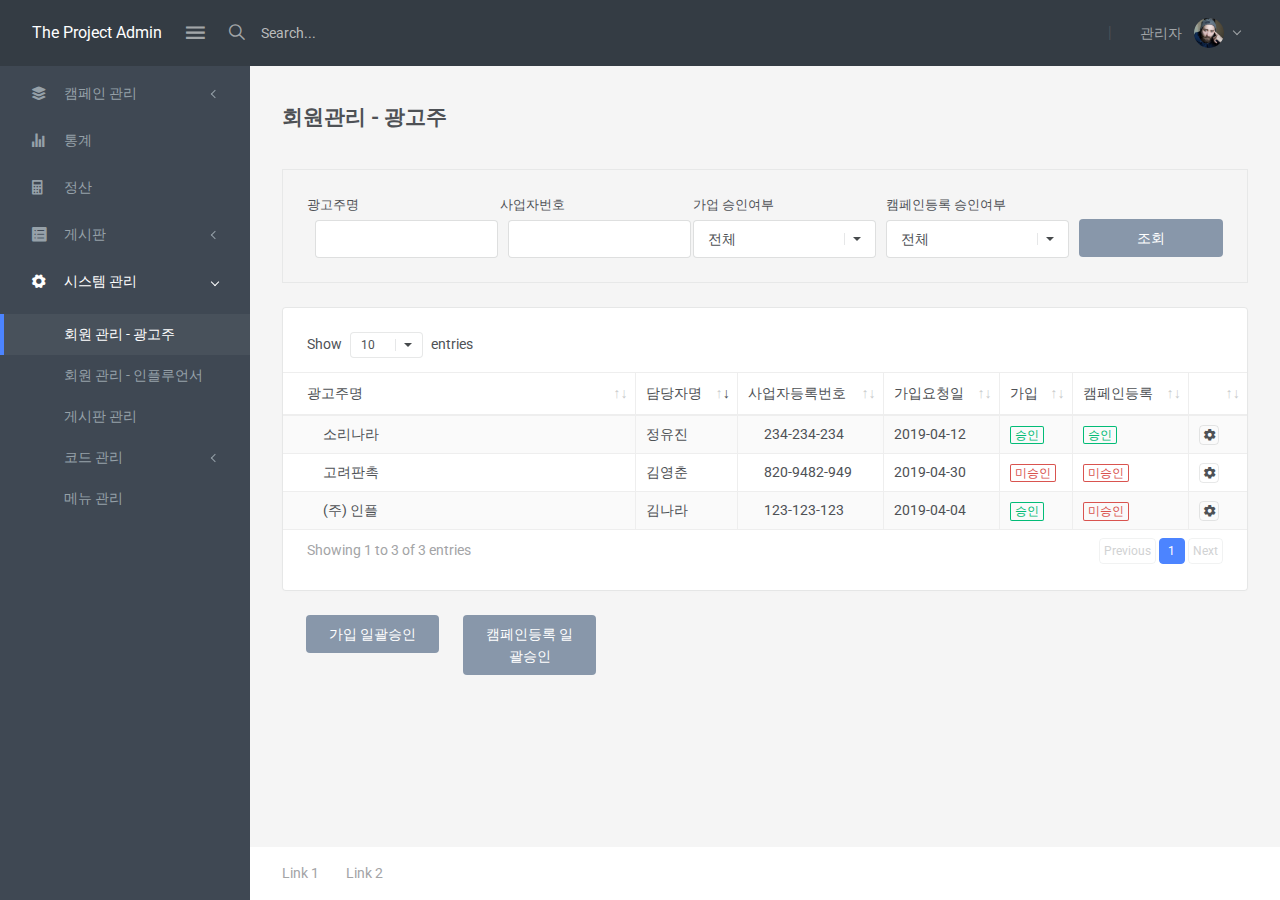
<file: admin_member_adv_list.html>
<!DOCTYPE html>

<html lang="en" class="default-style layout-fixed layout-footer-fixed">

<head>
  <title>Product list - Pages - Appwork</title>

  <meta charset="utf-8">
  <meta http-equiv="x-ua-compatible" content="IE=edge,chrome=1">
  <meta name="description" content="">
  <meta name="viewport" content="width=device-width, initial-scale=1.0, user-scalable=no, minimum-scale=1.0, maximum-scale=1.0">

  <title>Page 1 - HTML Starter</title>

  <!-- Main font -->
  <link href="https://fonts.googleapis.com/css?family=Roboto:300,300i,400,400i,500,500i,700,700i,900" rel="stylesheet">

  <!-- Icons. Uncomment required icon fonts -->
  <!-- <link rel="stylesheet" href="assets/vendor/fonts/fontawesome.css"> -->
  <link rel="stylesheet" href="assets/vendor/fonts/ionicons.css">
  <!-- <link rel="stylesheet" href="assets/vendor/fonts/linearicons.css"> -->
  <!-- <link rel="stylesheet" href="assets/vendor/fonts/open-iconic.css"> -->
  <!-- <link rel="stylesheet" href="assets/vendor/fonts/pe-icon-7-stroke.css"> -->

  <!-- Core stylesheets -->
  <link rel="stylesheet" href="assets/vendor/css/bootstrap.css">
  <link rel="stylesheet" href="assets/vendor/css/appwork.css">
  <link rel="stylesheet" href="assets/vendor/css/theme-twitlight.css">
  <link rel="stylesheet" href="assets/vendor/css/colors.css">
  <link rel="stylesheet" href="assets/vendor/css/uikit.css">
  <link rel="stylesheet" href="assets/css/demo.css">

  <!-- Load polyfills -->
  <script src="assets/vendor/js/polyfills.js"></script>
  <script>
    document['documentMode'] === 10 && document.write('<script src="https://polyfill.io/v3/polyfill.min.js?features=Intl.~locale.en"><\/script>')
  </script>

  <!-- Layout helpers -->
  <script src="assets/vendor/js/layout-helpers.js"></script>

  <!-- PACE.js loader -->
  <script src="assets/vendor/js/pace.js"></script>

  <!-- Core scripts -->
  <script src="assets/vendor/js/pace.js"></script>
  <script src="https://ajax.googleapis.com/ajax/libs/jquery/3.2.1/jquery.min.js"></script>

  <!-- Libs -->
  <link rel="stylesheet" href="assets/vendor/libs/perfect-scrollbar/perfect-scrollbar.css">
  <link rel="stylesheet" href="assets/vendor/libs/datatables/datatables.css">
  <link rel="stylesheet" href="https://cdn.datatables.net/select/1.3.0/css/select.dataTables.min.css">
  <link rel="stylesheet" href="assets/vendor/libs/nouislider/nouislider.css">

  <!-- Page -->
  <link rel="stylesheet" href="assets/vendor/css/pages/products.css">

</head>

<body>

  <!-- PACE.js loader -->
  <div class="page-loader">
    <div class="bg-primary"></div>
  </div>

  <!-- Layout wrapper -->
  <div class="layout-wrapper layout-1">
    <!-- Layout inner -->
    <div class="layout-inner">

      <!-- Layout navbar -->
      <nav class="layout-navbar navbar navbar-expand-lg align-items-lg-center bg-navbar-theme container-p-x" id="layout-navbar">
        <a href="#" class="navbar-brand">The Project Admin</a>

        <!-- Sidenav toggle -->
        <div class="layout-sidenav-toggle navbar-nav align-items-lg-center mr-auto mr-lg-4">
          <a class="nav-item nav-link px-0 ml-2" href="javascript:void(0)">
            <i class="ion ion-md-menu text-large align-middle"></i>
          </a>
        </div>

        <!-- Navbar toggle -->
        <button class="navbar-toggler" type="button" data-toggle="collapse" data-target="#layout-navbar-collapse">
          <span class="navbar-toggler-icon"></span>
        </button>

        <div class="navbar-collapse collapse" id="layout-navbar-collapse" style="">
          <!-- Divider -->
          <hr class="d-lg-none w-100 my-2">

          <div class="navbar-nav align-items-lg-center">
            <!-- Search -->
            <label class="nav-item navbar-text navbar-search-box p-0 active">
              <i class="ion ion-ios-search navbar-icon align-middle"></i>
              <span class="navbar-search-input pl-2">
                <input type="text" class="form-control navbar-text mx-2" placeholder="Search..." style="width:200px">
              </span>
            </label>
          </div>

          <div class="navbar-nav align-items-lg-center ml-auto">

            <!-- Divider -->
            <div class="nav-item d-none d-lg-block text-big font-weight-light line-height-1 opacity-25 mr-3 ml-1">|</div>

            <div class="demo-navbar-user nav-item dropdown">
              <a class="nav-link dropdown-toggle" href="#" data-toggle="dropdown">
                <span class="d-inline-flex flex-lg-row-reverse align-items-center align-middle">
                  <img src="assets/img/avatars/1.png" alt="" class="d-block ui-w-30 rounded-circle">
                  <span class="px-1 mr-lg-2 ml-2 ml-lg-0">관리자</span>
                </span>
              </a>
              <div class="dropdown-menu dropdown-menu-right">
                <a href="javascript:void(0)" class="dropdown-item"><i class="ion ion-ios-person text-lightest"></i> &nbsp; 비밀번호 변경</a>
                <div class="dropdown-divider"></div>
                <a href="javascript:void(0)" class="dropdown-item"><i class="ion ion-ios-log-out text-danger"></i> &nbsp; Log Out</a>
              </div>
            </div>
          </div>
        </div>

      </nav>
      <!-- / Layout navbar -->

      <div class="layout-container">

        <!-- Layout sidenav -->
        <div id="layout-sidenav" class="layout-sidenav sidenav sidenav-vertical bg-sidenav-theme">
          <ul class="sidenav-inner py-1">
            <li class="sidenav-item">
              <a href="admin_product_list.html" class="sidenav-link sidenav-toggle"><i class="sidenav-icon ion ion-ios-apps"></i>
                <div>캠페인 관리</div>
              </a>

              <ul class="sidenav-menu">
                <li class="sidenav-item">
                  <a href="admin_product_list.html" class="sidenav-link">
                    <div>제품 관리</div>
                  </a>
                </li>
                <li class="sidenav-item">
                  <a href="admin_campaign_list.html" class="sidenav-link">
                    <div>캠페인 관리</div>
                  </a>
                </li>
              </ul>
            </li>
            <li class="sidenav-item">
              <a href="#" class="sidenav-link"><i class="sidenav-icon ion ion-ios-stats"></i>
                <div>통계</div>
              </a>
            </li>
            <li class="sidenav-item">
              <a href="#" class="sidenav-link"><i class="sidenav-icon ion ion-ios-calculator"></i>
                <div>정산</div>
              </a>
            </li>
            <li class="sidenav-item">
              <a href="admin_board_article_list.html" class="sidenav-link sidenav-toggle"><i class="sidenav-icon ion ion-ios-list-box"></i>
                <div>게시판</div>
              </a>
              <ul class="sidenav-menu">
                <li class="sidenav-item">
                  <a href="admin_board_article_list.html" class="sidenav-link">
                    <div>공지사항</div>
                  </a>
                </li>
                <li class="sidenav-item">
                  <a href="admin_board_article_list.html" class="sidenav-link">
                    <div>자주묻는질문</div>
                  </a>
                </li>
                <li class="sidenav-item">
                  <a href="admin_board_article_list.html" class="sidenav-link">
                    <div>이벤트</div>
                  </a>
                </li>
              </ul>
            </li>
            <li class="sidenav-item open active">
              <a href="javascript:void(0)" class="sidenav-link sidenav-toggle"><i class="sidenav-icon ion ion-ios-settings"></i>
                <div>시스템 관리</div>
              </a>

              <ul class="sidenav-menu">
                <li class="sidenav-item active">
                  <a href="admin_member_adv_list.html" class="sidenav-link">
                    <div>회원 관리 - 광고주</div>
                  </a>
                </li>
                <li class="sidenav-item">
                  <a href="admin_member_inf_list.html" class="sidenav-link">
                    <div>회원 관리 - 인플루언서</div>
                  </a>
                </li>
                <li class="sidenav-item">
                  <a href="admin_board_list.html" class="sidenav-link">
                    <div>게시판 관리</div>
                  </a>
                </li>
                <li class="sidenav-item">
                  <a href="layouts_layout-1.html" class="sidenav-link sidenav-toggle">
                    <div>코드 관리</div>
                  </a>

                  <ul class="sidenav-menu">
                    <li class="sidenav-item">
                      <a href="admin_code_grp_list.html" class="sidenav-link">
                        <div>코드 그룹 관리</div>
                      </a>
                    </li>
                    <li class="sidenav-item">
                      <a href="admin_code_val_list.html" class="sidenav-link">
                        <div>코드 값 관리</div>
                      </a>
                    </li>
                  </ul>
                </li>
                <li class="sidenav-item">
                  <a href="admin_menu_detail.html" class="sidenav-link">
                    <div>메뉴 관리</div>
                  </a>
                </li>
              </ul>
            </li>
          </ul>
        </div>
        <!-- / Layout sidenav -->

        <div class="layout-content">

          <!-- Content -->
          <div class="container-fluid flex-grow-1 container-p-y">

            <h4 class="d-flex justify-content-between align-items-center w-100 font-weight-bold py-3 mb-4">
              <div>회원관리 - 광고주</div>
            </h4>

            <!-- Filters -->
            <div class="ui-bordered px-4 pt-4 mb-4">
              <div class="form-row">
                <div class="col-md mb-4">
                  <label class="form-label">광고주명</label>
                  <input type="text" class="form-control mx-2">
                </div>
                <div class="col-md mb-4">
                  <label class="form-label">사업자번호</label>
                  <input type="text" class="form-control mx-2">
                </div>
                <div class="col-md mb-4">
                  <label class="form-label">가업 승인여부</label>
                  <select class="custom-select">
                    <option>전체</option>
                    <option>승인</option>
                    <option>미승인</option>
                  </select>
                </div>
                <div class="col-md mb-4">
                  <label class="form-label">캠페인등록 승인여부</label>
                  <select class="custom-select">
                    <option>전체</option>
                    <option>승인</option>
                    <option>미승인</option>
                  </select>
                </div>
                <div class="col-md col-xl-2 mb-4">
                  <label class="form-label d-none d-md-block">&nbsp;</label>
                  <button type="button" class="btn btn-secondary btn-block">조회</button>
                </div>
              </div>
            </div>
            <!-- / Filters -->

            <div class="card">
              <div class="card-datatable table-responsive">
                <table id="member-list" class="table table-striped table-bordered">
                  <thead>
                    <tr>
                      <th>광고주명</th>
                      <th>담당자명</th>
                      <th>사업자등록번호</th>
                      <th>가입요청일</th>
                      <th>가입</th>
                      <th>캠페인등록</th>
                      <th></th>
                    </tr>
                  </thead>
                </table>
              </div>
            </div>
            <!-- Modal template -->
            <div class="modal fade" id="managementModal">
              <div class="modal-dialog">
                <form class="modal-content">
                  <div class="modal-header">
                    <h5 class="modal-title">
                      소리나라
                    </h5>
                    <button type="button" class="close" data-dismiss="modal" aria-label="Close">×</button>
                  </div>
                  <div class="modal-body">
                    <div class="form-row">
                      <div class="form-group col">
                        <label class="form-label">타입</label>
                        <input type="text" class="form-control" value="광고주" readonly>
                      </div>
                    </div>
                    <div class="form-row">
                      <div class="form-group col">
                        <img src="assets/img/uikit/s7edge-1.jpg" class="img-fluid" alt="">
                      </div>
                    </div>
                    <div class="form-row">
                      <div class="form-group col mb-0">
                        <label class="form-label">가입승인</label>
                        <select class="custom-select">
                          <option selected>승인</option>
                          <option>미승인</option>
                        </select>
                      </div>
                      <div class="form-group col mb-0">
                        <label class="form-label">캠페인등록 승인</label>
                        <select class="custom-select">
                          <option>승인</option>
                          <option selected>미승인</option>
                        </select>
                      </div>
                      <div class="form-group col mb-0">
                        <label class="form-label">블랙등록</label>
                        <select class="custom-select">
                          <option>Yes</option>
                          <option selected>No</option>
                        </select>
                      </div>
                    </div>
                  </div>
                  <div class="modal-footer">
                    <button type="button" class="btn btn-default" data-dismiss="modal">Close</button>
                    <button type="button" class="btn btn-primary">저장</button>
                  </div>
                </form>
              </div>
            </div>



            <div class="row px-4 pt-4 mb-4">
              <div class="col-lg-2 mb-4">
                <button type="button" class="btn btn-secondary btn-block">가입 일괄승인</button>
              </div>
              <div class="col-lg-2 mb-4">
                <button type="button" class="btn btn-secondary btn-block">캠페인등록 일괄승인</button>
              </div>
            </div>

          </div>
          <!-- / Content -->

          <!-- Layout footer -->
          <nav class="layout-footer footer bg-footer-theme">
            <div class="container-fluid container-p-x pb-3">
              <a href="#" class="footer-link pt-3">Link 1</a>
              <a href="#" class="footer-link pt-3 ml-4">Link 2</a>
            </div>
          </nav>
          <!-- / Layout footer -->

        </div>
      </div>

    </div>
    <!-- Layout inner -->

    <div class="layout-overlay layout-sidenav-toggle"></div>
  </div>
  <!-- / Layout wrapper -->

  <!-- Core scripts -->

  <script src="https://ajax.googleapis.com/ajax/libs/jquery/3.2.1/jquery.min.js"></script>
  <script src="assets/vendor/libs/popper/popper.js"></script>
  <script src="assets/vendor/js/bootstrap.js"></script>
  <script src="assets/vendor/js/sidenav.js"></script>

  <!-- Libs -->

  <!-- `perfect-scrollbar` library required by SideNav plugin -->
  <script src="assets/vendor/libs/perfect-scrollbar/perfect-scrollbar.js"></script>
  <script src="assets/vendor/libs/datatables/datatables.js"></script>
  <script src="https://cdn.datatables.net/select/1.3.0/js/dataTables.select.min.js"></script>
  <script src="assets/vendor/libs/numeral/numeral.js"></script>
  <script src="assets/vendor/libs/nouislider/nouislider.js"></script>

  <!-- Demo -->
  <script src="assets/js/demo.js"></script>
  <script src="assets/custom/js/admin_member_adv_list.js"></script>

</body>

</html>
</file>
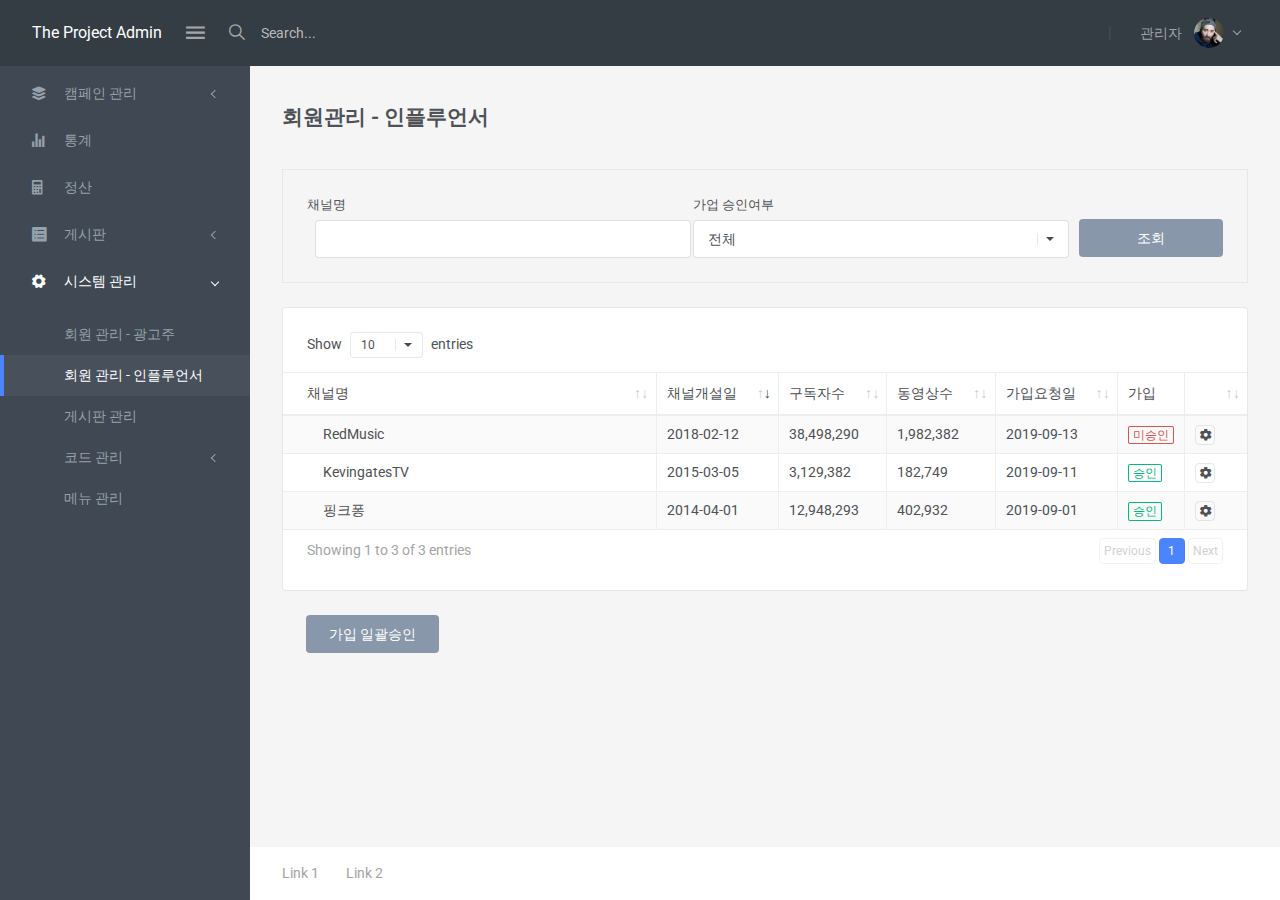
<file: admin_member_inf_list.html>
<!DOCTYPE html>

<html lang="en" class="default-style layout-fixed layout-footer-fixed">

<head>
  <title>Product list - Pages - Appwork</title>

  <meta charset="utf-8">
  <meta http-equiv="x-ua-compatible" content="IE=edge,chrome=1">
  <meta name="description" content="">
  <meta name="viewport" content="width=device-width, initial-scale=1.0, user-scalable=no, minimum-scale=1.0, maximum-scale=1.0">

  <title>Page 1 - HTML Starter</title>

  <!-- Main font -->
  <link href="https://fonts.googleapis.com/css?family=Roboto:300,300i,400,400i,500,500i,700,700i,900" rel="stylesheet">

  <!-- Icons. Uncomment required icon fonts -->
  <!-- <link rel="stylesheet" href="assets/vendor/fonts/fontawesome.css"> -->
  <link rel="stylesheet" href="assets/vendor/fonts/ionicons.css">
  <!-- <link rel="stylesheet" href="assets/vendor/fonts/linearicons.css"> -->
  <!-- <link rel="stylesheet" href="assets/vendor/fonts/open-iconic.css"> -->
  <!-- <link rel="stylesheet" href="assets/vendor/fonts/pe-icon-7-stroke.css"> -->

  <!-- Core stylesheets -->
  <link rel="stylesheet" href="assets/vendor/css/bootstrap.css">
  <link rel="stylesheet" href="assets/vendor/css/appwork.css">
  <link rel="stylesheet" href="assets/vendor/css/theme-twitlight.css">
  <link rel="stylesheet" href="assets/vendor/css/colors.css">
  <link rel="stylesheet" href="assets/vendor/css/uikit.css">
  <link rel="stylesheet" href="assets/css/demo.css">

  <!-- Load polyfills -->
  <script src="assets/vendor/js/polyfills.js"></script>
  <script>
    document['documentMode'] === 10 && document.write('<script src="https://polyfill.io/v3/polyfill.min.js?features=Intl.~locale.en"><\/script>')
  </script>

  <!-- Layout helpers -->
  <script src="assets/vendor/js/layout-helpers.js"></script>

  <!-- PACE.js loader -->
  <script src="assets/vendor/js/pace.js"></script>

  <!-- Core scripts -->
  <script src="assets/vendor/js/pace.js"></script>
  <script src="https://ajax.googleapis.com/ajax/libs/jquery/3.2.1/jquery.min.js"></script>

  <!-- Libs -->
  <link rel="stylesheet" href="assets/vendor/libs/perfect-scrollbar/perfect-scrollbar.css">
  <link rel="stylesheet" href="assets/vendor/libs/datatables/datatables.css">
  <link rel="stylesheet" href="https://cdn.datatables.net/select/1.3.0/css/select.dataTables.min.css">
  <link rel="stylesheet" href="assets/vendor/libs/nouislider/nouislider.css">

  <!-- Page -->
  <link rel="stylesheet" href="assets/vendor/css/pages/products.css">

</head>

<body>

  <!-- PACE.js loader -->
  <div class="page-loader">
    <div class="bg-primary"></div>
  </div>

  <!-- Layout wrapper -->
  <div class="layout-wrapper layout-1">
    <!-- Layout inner -->
    <div class="layout-inner">

      <!-- Layout navbar -->
      <nav class="layout-navbar navbar navbar-expand-lg align-items-lg-center bg-navbar-theme container-p-x" id="layout-navbar">
        <a href="#" class="navbar-brand">The Project Admin</a>

        <!-- Sidenav toggle -->
        <div class="layout-sidenav-toggle navbar-nav align-items-lg-center mr-auto mr-lg-4">
          <a class="nav-item nav-link px-0 ml-2" href="javascript:void(0)">
            <i class="ion ion-md-menu text-large align-middle"></i>
          </a>
        </div>

        <!-- Navbar toggle -->
        <button class="navbar-toggler" type="button" data-toggle="collapse" data-target="#layout-navbar-collapse">
          <span class="navbar-toggler-icon"></span>
        </button>

        <div class="navbar-collapse collapse" id="layout-navbar-collapse" style="">
          <!-- Divider -->
          <hr class="d-lg-none w-100 my-2">

          <div class="navbar-nav align-items-lg-center">
            <!-- Search -->
            <label class="nav-item navbar-text navbar-search-box p-0 active">
              <i class="ion ion-ios-search navbar-icon align-middle"></i>
              <span class="navbar-search-input pl-2">
                <input type="text" class="form-control navbar-text mx-2" placeholder="Search..." style="width:200px">
              </span>
            </label>
          </div>

          <div class="navbar-nav align-items-lg-center ml-auto">

            <!-- Divider -->
            <div class="nav-item d-none d-lg-block text-big font-weight-light line-height-1 opacity-25 mr-3 ml-1">|</div>

            <div class="demo-navbar-user nav-item dropdown">
              <a class="nav-link dropdown-toggle" href="#" data-toggle="dropdown">
                <span class="d-inline-flex flex-lg-row-reverse align-items-center align-middle">
                  <img src="assets/img/avatars/1.png" alt="" class="d-block ui-w-30 rounded-circle">
                  <span class="px-1 mr-lg-2 ml-2 ml-lg-0">관리자</span>
                </span>
              </a>
              <div class="dropdown-menu dropdown-menu-right">
                <a href="javascript:void(0)" class="dropdown-item"><i class="ion ion-ios-person text-lightest"></i> &nbsp; 비밀번호 변경</a>
                <div class="dropdown-divider"></div>
                <a href="javascript:void(0)" class="dropdown-item"><i class="ion ion-ios-log-out text-danger"></i> &nbsp; Log Out</a>
              </div>
            </div>
          </div>
        </div>

      </nav>
      <!-- / Layout navbar -->

      <div class="layout-container">

        <!-- Layout sidenav -->
        <div id="layout-sidenav" class="layout-sidenav sidenav sidenav-vertical bg-sidenav-theme">
          <ul class="sidenav-inner py-1">
            <li class="sidenav-item">
              <a href="admin_product_list.html" class="sidenav-link sidenav-toggle"><i class="sidenav-icon ion ion-ios-apps"></i>
                <div>캠페인 관리</div>
              </a>

              <ul class="sidenav-menu">
                <li class="sidenav-item">
                  <a href="admin_product_list.html" class="sidenav-link">
                    <div>제품 관리</div>
                  </a>
                </li>
                <li class="sidenav-item">
                  <a href="admin_campaign_list.html" class="sidenav-link">
                    <div>캠페인 관리</div>
                  </a>
                </li>
              </ul>
            </li>
            <li class="sidenav-item">
              <a href="#" class="sidenav-link"><i class="sidenav-icon ion ion-ios-stats"></i>
                <div>통계</div>
              </a>
            </li>
            <li class="sidenav-item">
              <a href="#" class="sidenav-link"><i class="sidenav-icon ion ion-ios-calculator"></i>
                <div>정산</div>
              </a>
            </li>
            <li class="sidenav-item">
              <a href="admin_board_article_list.html" class="sidenav-link sidenav-toggle"><i class="sidenav-icon ion ion-ios-list-box"></i>
                <div>게시판</div>
              </a>
              <ul class="sidenav-menu">
                <li class="sidenav-item">
                  <a href="admin_board_article_list.html" class="sidenav-link">
                    <div>공지사항</div>
                  </a>
                </li>
                <li class="sidenav-item">
                  <a href="admin_board_article_list.html" class="sidenav-link">
                    <div>자주묻는질문</div>
                  </a>
                </li>
                <li class="sidenav-item">
                  <a href="admin_board_article_list.html" class="sidenav-link">
                    <div>이벤트</div>
                  </a>
                </li>
              </ul>
            </li>
            <li class="sidenav-item open active">
              <a href="javascript:void(0)" class="sidenav-link sidenav-toggle"><i class="sidenav-icon ion ion-ios-settings"></i>
                <div>시스템 관리</div>
              </a>

              <ul class="sidenav-menu">
                <li class="sidenav-item">
                  <a href="admin_member_adv_list.html" class="sidenav-link">
                    <div>회원 관리 - 광고주</div>
                  </a>
                </li>
                <li class="sidenav-item active">
                  <a href="admin_member_inf_list.html" class="sidenav-link">
                    <div>회원 관리 - 인플루언서</div>
                  </a>
                </li>
                <li class="sidenav-item">
                  <a href="admin_board_list.html" class="sidenav-link">
                    <div>게시판 관리</div>
                  </a>
                </li>
                <li class="sidenav-item">
                  <a href="layouts_layout-1.html" class="sidenav-link sidenav-toggle">
                    <div>코드 관리</div>
                  </a>

                  <ul class="sidenav-menu">
                    <li class="sidenav-item">
                      <a href="admin_code_grp_list.html" class="sidenav-link">
                        <div>코드 그룹 관리</div>
                      </a>
                    </li>
                    <li class="sidenav-item">
                      <a href="admin_code_val_list.html" class="sidenav-link">
                        <div>코드 값 관리</div>
                      </a>
                    </li>
                  </ul>
                </li>
                <li class="sidenav-item">
                  <a href="admin_menu_detail.html" class="sidenav-link">
                    <div>메뉴 관리</div>
                  </a>
                </li>
              </ul>
            </li>
          </ul>
        </div>
        <!-- / Layout sidenav -->

        <div class="layout-content">

          <!-- Content -->
          <div class="container-fluid flex-grow-1 container-p-y">

            <h4 class="d-flex justify-content-between align-items-center w-100 font-weight-bold py-3 mb-4">
              <div>회원관리 - 인플루언서</div>
            </h4>

            <!-- Filters -->
            <div class="ui-bordered px-4 pt-4 mb-4">
              <div class="form-row">
                <div class="col-md mb-4">
                  <label class="form-label">채널명</label>
                  <input type="text" class="form-control mx-2">
                </div>
                <div class="col-md mb-4">
                  <label class="form-label">가업 승인여부</label>
                  <select class="custom-select">
                    <option>전체</option>
                    <option>승인</option>
                    <option>미승인</option>
                  </select>
                </div>
                <div class="col-md col-xl-2 mb-4">
                  <label class="form-label d-none d-md-block">&nbsp;</label>
                  <button type="button" class="btn btn-secondary btn-block">조회</button>
                </div>
              </div>
            </div>
            <!-- / Filters -->

            <div class="card">
              <div class="card-datatable table-responsive">
                <table id="member-list" class="table table-striped table-bordered">
                  <thead>
                    <tr>
                      <th>채널명</th>
                      <th>채널개설일</th>
                      <th>구독자수</th>
                      <th>동영상수</th>
                      <th>가입요청일</th>
                      <th>가입</th>
                      <th></th>
                    </tr>
                  </thead>
                </table>
              </div>
            </div>
            <!-- Modal template -->
            <div class="modal fade" id="managementModal">
              <div class="modal-dialog">
                <form class="modal-content">
                  <div class="modal-header">
                    <h5 class="modal-title">
                      핑크퐁
                    </h5>
                    <button type="button" class="close" data-dismiss="modal" aria-label="Close">×</button>
                  </div>
                  <div class="modal-body">
                    <div class="form-row">
                      <div class="form-group col">
                        <label class="form-label">타입</label>
                        <input type="text" class="form-control" value="인플루언서" readonly>
                      </div>
                    </div>
                    <div class="form-row">
                      <div class="form-group col mb-0">
                        <label class="form-label">가입승인</label>
                        <select class="custom-select">
                          <option selected>승인</option>
                          <option>미승인</option>
                        </select>
                      </div>
                      <div class="form-group col mb-0">
                        <label class="form-label">블랙등록</label>
                        <select class="custom-select">
                          <option>Yes</option>
                          <option selected>No</option>
                        </select>
                      </div>
                    </div>
                  </div>
                  <div class="modal-footer">
                    <button type="button" class="btn btn-default" data-dismiss="modal">Close</button>
                    <button type="button" class="btn btn-primary">저장</button>
                  </div>
                </form>
              </div>
            </div>

            <div class="row px-4 pt-4 mb-4">
              <div class="col-lg-2 mb-4">
                <button type="button" class="btn btn-secondary btn-block">가입 일괄승인</button>
              </div>
            </div>
          </div>
          <!-- / Content -->

          <!-- Layout footer -->
          <nav class="layout-footer footer bg-footer-theme">
            <div class="container-fluid container-p-x pb-3">
              <a href="#" class="footer-link pt-3">Link 1</a>
              <a href="#" class="footer-link pt-3 ml-4">Link 2</a>
            </div>
          </nav>
          <!-- / Layout footer -->

        </div>
      </div>

    </div>
    <!-- Layout inner -->

    <div class="layout-overlay layout-sidenav-toggle"></div>
  </div>
  <!-- / Layout wrapper -->

  <!-- Core scripts -->

  <script src="https://ajax.googleapis.com/ajax/libs/jquery/3.2.1/jquery.min.js"></script>
  <script src="assets/vendor/libs/popper/popper.js"></script>
  <script src="assets/vendor/js/bootstrap.js"></script>
  <script src="assets/vendor/js/sidenav.js"></script>

  <!-- Libs -->

  <!-- `perfect-scrollbar` library required by SideNav plugin -->
  <script src="assets/vendor/libs/perfect-scrollbar/perfect-scrollbar.js"></script>
  <script src="assets/vendor/libs/datatables/datatables.js"></script>
  <script src="https://cdn.datatables.net/select/1.3.0/js/dataTables.select.min.js"></script>
  <script src="assets/vendor/libs/numeral/numeral.js"></script>
  <script src="assets/vendor/libs/nouislider/nouislider.js"></script>

  <!-- Demo -->
  <script src="assets/js/demo.js"></script>
  <script src="assets/custom/js/admin_member_inf_list.js"></script>

</body>

</html>
</file>
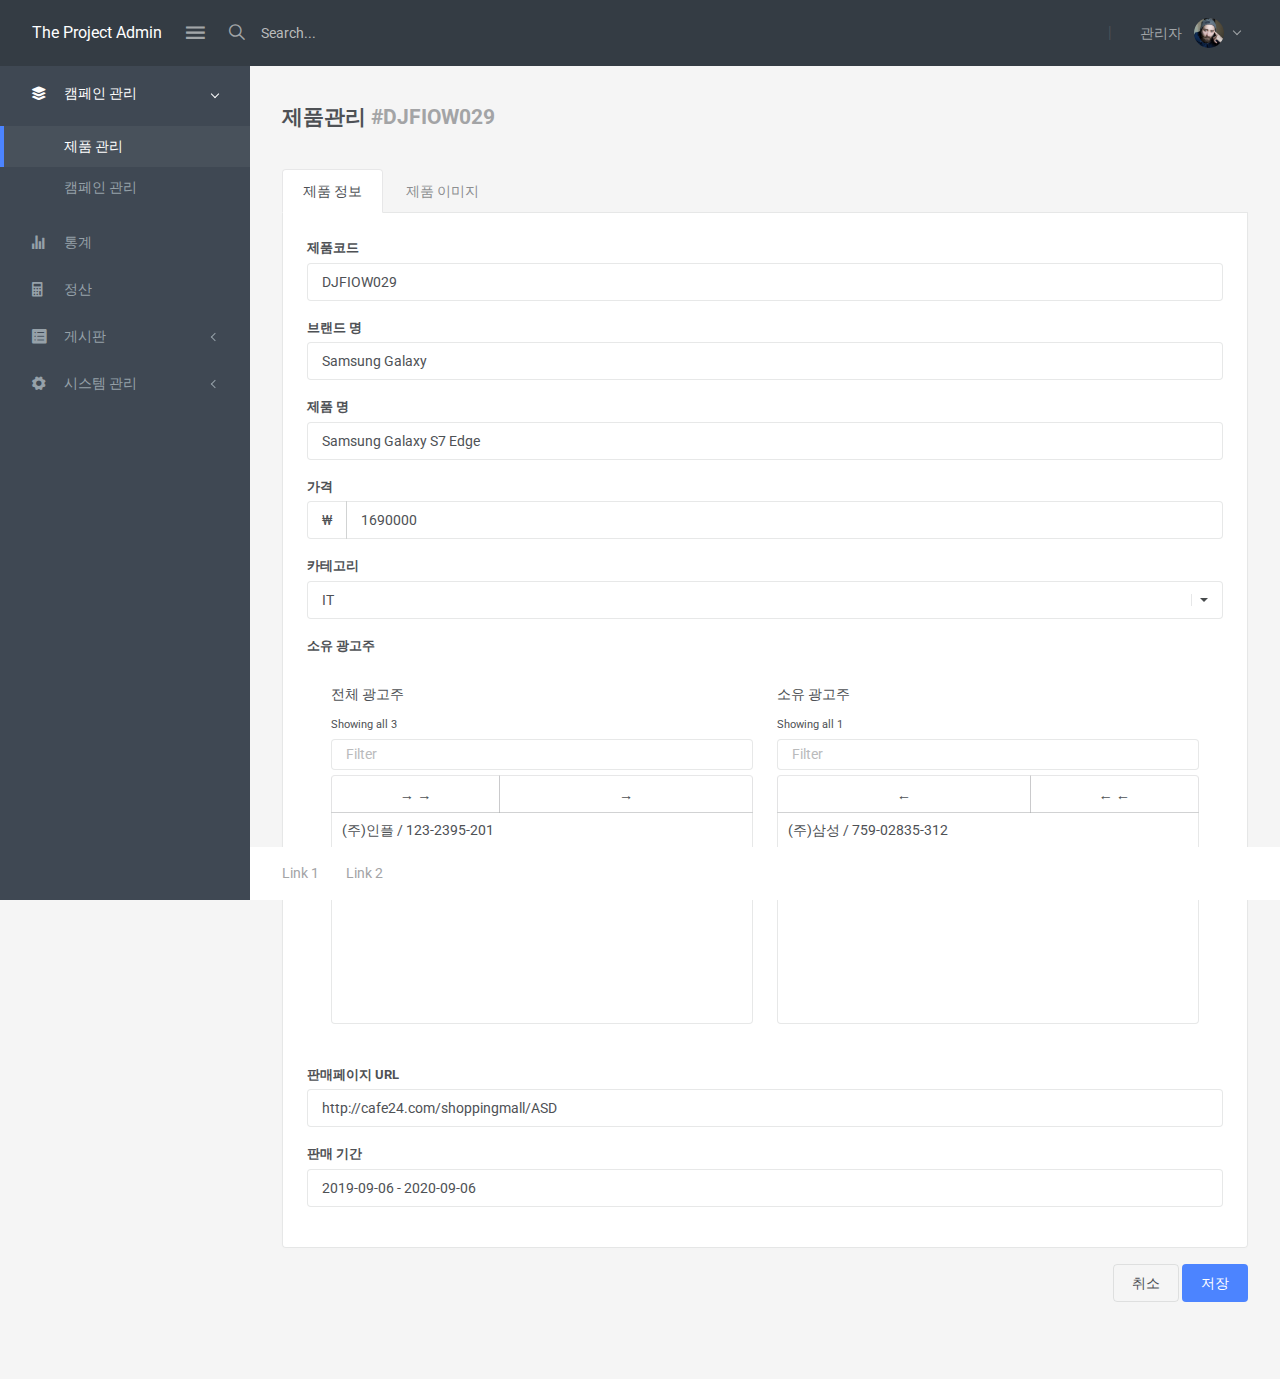
<file: admin_product_detail.html>
<!DOCTYPE html>

<html lang="en" class="default-style layout-fixed layout-footer-fixed">

<head>
  <title>Product list - Pages - Appwork</title>

  <meta charset="utf-8">
  <meta http-equiv="x-ua-compatible" content="IE=edge,chrome=1">
  <meta name="description" content="">
  <meta name="viewport" content="width=device-width, initial-scale=1.0, user-scalable=no, minimum-scale=1.0, maximum-scale=1.0">

  <title>Page 1 - HTML Starter</title>

  <!-- Main font -->
  <link href="https://fonts.googleapis.com/css?family=Roboto:300,300i,400,400i,500,500i,700,700i,900" rel="stylesheet">

  <!-- Icons. Uncomment required icon fonts -->
  <!-- <link rel="stylesheet" href="assets/vendor/fonts/fontawesome.css"> -->
  <link rel="stylesheet" href="assets/vendor/fonts/ionicons.css">
  <!-- <link rel="stylesheet" href="assets/vendor/fonts/linearicons.css"> -->
  <!-- <link rel="stylesheet" href="assets/vendor/fonts/open-iconic.css"> -->
  <!-- <link rel="stylesheet" href="assets/vendor/fonts/pe-icon-7-stroke.css"> -->

  <!-- Core stylesheets -->
  <link rel="stylesheet" href="assets/vendor/css/bootstrap.css">
  <link rel="stylesheet" href="assets/vendor/css/appwork.css">
  <link rel="stylesheet" href="assets/vendor/css/theme-twitlight.css">
  <link rel="stylesheet" href="assets/vendor/css/colors.css">
  <link rel="stylesheet" href="assets/vendor/css/uikit.css">
  <link rel="stylesheet" href="assets/css/demo.css">

  <!-- Load polyfills -->
  <script src="assets/vendor/js/polyfills.js"></script>
  <script>
    document['documentMode'] === 10 && document.write('<script src="https://polyfill.io/v3/polyfill.min.js?features=Intl.~locale.en"><\/script>')
  </script>

  <!-- Layout helpers -->
  <script src="assets/vendor/js/layout-helpers.js"></script>

  <!-- PACE.js loader -->
  <script src="assets/vendor/js/pace.js"></script>

  <!-- Core scripts -->
  <script src="assets/vendor/js/pace.js"></script>
  <script src="https://ajax.googleapis.com/ajax/libs/jquery/3.2.1/jquery.min.js"></script>

  <!-- Libs -->
  <link rel="stylesheet" href="assets/vendor/libs/perfect-scrollbar/perfect-scrollbar.css">
  <link rel="stylesheet" href="assets/vendor/libs/select2/select2.css">
  <link rel="stylesheet" href="assets/vendor/libs/quill/typography.css">
  <link rel="stylesheet" href="assets/vendor/libs/quill/editor.css">
  <link rel="stylesheet" href="assets/vendor/libs/bootstrap-daterangepicker/bootstrap-daterangepicker.css">
  <link rel="stylesheet" href="assets/vendor/libs/dragula/dragula.css">
  <link rel="stylesheet" href="assets/vendor/libs/bootstrap-duallistbox/bootstrap-duallistbox.css">

  <!-- Page -->
  <link rel="stylesheet" href="assets/vendor/css/pages/products.css">

  <!-- Custom -->
  <link rel="stylesheet" href="assets/custom/css/custom.css">
</head>

<body>

  <!-- PACE.js loader -->
  <div class="page-loader">
    <div class="bg-primary"></div>
  </div>

  <!-- Layout wrapper -->
  <div class="layout-wrapper layout-1">
    <!-- Layout inner -->
    <div class="layout-inner">

      <!-- Layout navbar -->
      <nav class="layout-navbar navbar navbar-expand-lg align-items-lg-center bg-navbar-theme container-p-x" id="layout-navbar">
        <a href="#" class="navbar-brand">The Project Admin</a>

        <!-- Sidenav toggle -->
        <div class="layout-sidenav-toggle navbar-nav align-items-lg-center mr-auto mr-lg-4">
          <a class="nav-item nav-link px-0 ml-2" href="javascript:void(0)">
            <i class="ion ion-md-menu text-large align-middle"></i>
          </a>
        </div>

        <!-- Navbar toggle -->
        <button class="navbar-toggler" type="button" data-toggle="collapse" data-target="#layout-navbar-collapse">
          <span class="navbar-toggler-icon"></span>
        </button>

        <div class="navbar-collapse collapse" id="layout-navbar-collapse" style="">
          <!-- Divider -->
          <hr class="d-lg-none w-100 my-2">

          <div class="navbar-nav align-items-lg-center">
            <!-- Search -->
            <label class="nav-item navbar-text navbar-search-box p-0 active">
              <i class="ion ion-ios-search navbar-icon align-middle"></i>
              <span class="navbar-search-input pl-2">
                <input type="text" class="form-control navbar-text mx-2" placeholder="Search..." style="width:200px">
              </span>
            </label>
          </div>

          <div class="navbar-nav align-items-lg-center ml-auto">

            <!-- Divider -->
            <div class="nav-item d-none d-lg-block text-big font-weight-light line-height-1 opacity-25 mr-3 ml-1">|</div>

            <div class="demo-navbar-user nav-item dropdown">
              <a class="nav-link dropdown-toggle" href="#" data-toggle="dropdown">
                <span class="d-inline-flex flex-lg-row-reverse align-items-center align-middle">
                  <img src="assets/img/avatars/1.png" alt="" class="d-block ui-w-30 rounded-circle">
                  <span class="px-1 mr-lg-2 ml-2 ml-lg-0">관리자</span>
                </span>
              </a>
              <div class="dropdown-menu dropdown-menu-right">
                <a href="javascript:void(0)" class="dropdown-item"><i class="ion ion-ios-person text-lightest"></i> &nbsp; 비밀번호 변경</a>
                <div class="dropdown-divider"></div>
                <a href="javascript:void(0)" class="dropdown-item"><i class="ion ion-ios-log-out text-danger"></i> &nbsp; Log Out</a>
              </div>
            </div>
          </div>
        </div>

      </nav>
      <!-- / Layout navbar -->

      <div class="layout-container">

        <!-- Layout sidenav -->
        <div id="layout-sidenav" class="layout-sidenav sidenav sidenav-vertical bg-sidenav-theme">
          <ul class="sidenav-inner py-1">
            <li class="sidenav-item open active">
              <a href="admin_product_list.html" class="sidenav-link sidenav-toggle"><i class="sidenav-icon ion ion-ios-apps"></i>
                <div>캠페인 관리</div>
              </a>

              <ul class="sidenav-menu">
                <li class="sidenav-item active">
                  <a href="admin_product_list.html" class="sidenav-link">
                    <div>제품 관리</div>
                  </a>
                </li>
                <li class="sidenav-item">
                  <a href="admin_campaign_list.html" class="sidenav-link">
                    <div>캠페인 관리</div>
                  </a>
                </li>
              </ul>
            </li>
            <li class="sidenav-item">
              <a href="#" class="sidenav-link"><i class="sidenav-icon ion ion-ios-stats"></i>
                <div>통계</div>
              </a>
            </li>
            <li class="sidenav-item">
              <a href="#" class="sidenav-link"><i class="sidenav-icon ion ion-ios-calculator"></i>
                <div>정산</div>
              </a>
            </li>
            <li class="sidenav-item">
              <a href="admin_board_article_list.html" class="sidenav-link sidenav-toggle"><i class="sidenav-icon ion ion-ios-list-box"></i>
                <div>게시판</div>
              </a>
              <ul class="sidenav-menu">
                <li class="sidenav-item">
                  <a href="admin_board_article_list.html" class="sidenav-link">
                    <div>공지사항</div>
                  </a>
                </li>
                <li class="sidenav-item">
                  <a href="admin_board_article_list.html" class="sidenav-link">
                    <div>자주묻는질문</div>
                  </a>
                </li>
                <li class="sidenav-item">
                  <a href="admin_board_article_list.html" class="sidenav-link">
                    <div>이벤트</div>
                  </a>
                </li>
              </ul>
            </li>
            <li class="sidenav-item">
              <a href="javascript:void(0)" class="sidenav-link sidenav-toggle"><i class="sidenav-icon ion ion-ios-settings"></i>
                <div>시스템 관리</div>
              </a>

              <ul class="sidenav-menu">
                <li class="sidenav-item">
                  <a href="admin_member_adv_list.html" class="sidenav-link">
                    <div>회원 관리 - 광고주</div>
                  </a>
                </li>
                <li class="sidenav-item">
                  <a href="admin_member_inf_list.html" class="sidenav-link">
                    <div>회원 관리 - 인플루언서</div>
                  </a>
                </li>
                <li class="sidenav-item">
                  <a href="admin_board_list.html" class="sidenav-link">
                    <div>게시판 관리</div>
                  </a>
                </li>
                <li class="sidenav-item">
                  <a href="layouts_layout-1.html" class="sidenav-link sidenav-toggle">
                    <div>코드 관리</div>
                  </a>

                  <ul class="sidenav-menu">
                    <li class="sidenav-item">
                      <a href="admin_code_grp_list.html" class="sidenav-link">
                        <div>코드 그룹 관리</div>
                      </a>
                    </li>
                    <li class="sidenav-item">
                      <a href="admin_code_val_list.html" class="sidenav-link">
                        <div>코드 값 관리</div>
                      </a>
                    </li>
                  </ul>
                </li>
                <li class="sidenav-item">
                  <a href="admin_menu_detail.html" class="sidenav-link">
                    <div>메뉴 관리</div>
                  </a>
                </li>
              </ul>
            </li>
          </ul>
        </div>
        <!-- / Layout sidenav -->

        <div class="layout-content">

          <!-- Content -->
          <div class="container-fluid flex-grow-1 container-p-y">

            <h4 class="font-weight-bold py-3 mb-4">
              제품관리 <span class="text-muted">#DJFIOW029</span>
            </h4>

            <div class="nav-tabs-top nav-responsive-sm">
              <ul class="nav nav-tabs">
                <li class="nav-item">
                  <a class="nav-link active" data-toggle="tab" href="#item-info">제품 정보</a>
                </li>
                <li class="nav-item">
                  <a class="nav-link" data-toggle="tab" href="#item-images">제품 이미지</a>
                </li>
              </ul>
              <div class="tab-content">
                <!-- Basic info -->
                <div class="tab-pane fade show active" id="item-info">

                  <div class="card-body">

                    <div class="form-group">
                      <label class="form-label font-weight-bold">제품코드</label>
                      <input type="text" class="form-control" value="DJFIOW029">
                    </div>

                    <div class="form-group">
                      <label class="form-label font-weight-bold">브랜드 명</label>
                      <input type="text" class="form-control" value="Samsung Galaxy">
                    </div>

                    <div class="form-group">
                      <label class="form-label font-weight-bold">제품 명</label>
                      <input type="text" class="form-control" value="Samsung Galaxy S7 Edge">
                    </div>

                    <div class="form-group">
                      <label class="form-label font-weight-bold">가격</label>
                      <div class="input-group">
                        <div class="input-group-prepend">
                          <div class="input-group-text">₩</div>
                        </div>
                        <input type="number" class="form-control" value="1690000">
                      </div>
                    </div>

                    <div class="form-group bold">
                      <label class="form-label font-weight-bold">카테고리</label>
                      <select class="custom-select">
                        <option selected>IT</option>
                        <option>의류</option>
                        <option>화장품</option>
                      </select>
                    </div>

                    <div class="form-group">
                      <label class="form-label font-weight-bold">소유 광고주</label>
                      <div class="card-body">
                        <select multiple="multiple" size="10" id="duallistbox-example">
                          <option value="option1">(주)인플 / 123-2395-201</option>
                          <option value="option2">(주)좋은사람들 / 83-29398-294</option>
                          <option value="option3" selected="selected">(주)삼성 / 759-02835-312</option>
                          <option value="option4">5SECONDS / 123-123-123</option>
                        </select>
                      </div>
                    </div>

                    <div class="form-group">
                      <label class="form-label font-weight-bold">판매페이지 URL</label>
                      <input type="text" class="form-control" value="http://cafe24.com/shoppingmall/ASD">
                    </div>

                    <div class="form-group">
                      <label class="form-label font-weight-bold">판매 기간</label>
                      <input type="text" id="sellRange" name="sellRange" class="product-discount-period form-control" onkeydown="return false" value="2019-09-06 - 2020-09-06" />
                    </div>

                  </div>
                </div>
                <!-- / Basic info -->

                <!-- Images -->
                <div class="tab-pane fade" id="item-images">
                  <div class="card-body">

                    <div id="product-images">

                      <div class="media align-items-center bg-white ui-bordered py-3 mb-2">
                        <div class="product-image-move ion ion-ios-move text-muted text-big p-4"></div>
                        <a href="javascript:void(0)" class="d-block ui-w-100 mr-4">
                          <img src="assets/img/uikit/s7edge-1.jpg" class="img-fluid" alt="">
                        </a>
                        <div class="media-body">
                          <input type="text" value="example.com/assets/img/products/s7edge-1.jpg" class="form-control form-control-sm bg-transparent border-light mb-2" readonly>
                          <label class="switcher switcher-sm">
                            <input type="radio" name="product-primary-image" class="switcher-input" checked>
                            <span class="switcher-indicator">
                              <span class="switcher-yes"></span>
                              <span class="switcher-no"></span>
                            </span>
                            <span class="switcher-label">대표 이미지</span>
                          </label>
                        </div>
                        <button type="button" class="btn btn-outline-danger borderless icon-btn d-block mx-4"><i class="ion ion-md-close"></i></button>
                      </div>

                      <div class="media align-items-center bg-white ui-bordered py-3 mb-2">
                        <div class="product-image-move ion ion-ios-move text-muted text-big p-4"></div>
                        <a href="javascript:void(0)" class="d-block ui-w-100 mr-4">
                          <img src="assets/img/uikit/s7edge-2.jpg" class="img-fluid" alt="">
                        </a>
                        <div class="media-body">
                          <input type="text" value="example.com/assets/img/products/s7edge-2.jpg" class="form-control form-control-sm bg-transparent border-light mb-2" readonly>
                          <label class="switcher switcher-sm">
                            <input type="radio" name="product-primary-image" class="switcher-input">
                            <span class="switcher-indicator">
                              <span class="switcher-yes"></span>
                              <span class="switcher-no"></span>
                            </span>
                            <span class="switcher-label">대표 이미지</span>
                          </label>
                        </div>
                        <button type="button" class="btn btn-outline-danger borderless icon-btn d-block mx-4"><i class="ion ion-md-close"></i></button>
                      </div>

                      <div class="media align-items-center bg-white ui-bordered py-3 mb-2">
                        <div class="product-image-move ion ion-ios-move text-muted text-big p-4"></div>
                        <a href="javascript:void(0)" class="d-block ui-w-100 mr-4">
                          <img src="assets/img/uikit/s7edge-3.jpg" class="img-fluid" alt="">
                        </a>
                        <div class="media-body">
                          <input type="text" value="example.com/assets/img/products/s7edge-3.jpg" class="form-control form-control-sm bg-transparent border-light mb-2" readonly>
                          <label class="switcher switcher-sm">
                            <input type="radio" name="product-primary-image" class="switcher-input">
                            <span class="switcher-indicator">
                              <span class="switcher-yes"></span>
                              <span class="switcher-no"></span>
                            </span>
                            <span class="switcher-label">대표 이미지</span>
                          </label>
                        </div>
                        <button type="button" class="btn btn-outline-danger borderless icon-btn d-block mx-4"><i class="ion ion-md-close"></i></button>
                      </div>

                      <div class="media align-items-center bg-white ui-bordered py-3 mb-2">
                        <div class="product-image-move ion ion-ios-move text-muted text-big p-4"></div>
                        <a href="javascript:void(0)" class="d-block ui-w-100 mr-4">
                          <img src="assets/img/uikit/s7edge-4.jpg" class="img-fluid" alt="">
                        </a>
                        <div class="media-body">
                          <input type="text" value="example.com/assets/img/products/s7edge-4.jpg" class="form-control form-control-sm bg-transparent border-light mb-2" readonly>
                          <label class="switcher switcher-sm">
                            <input type="radio" name="product-primary-image" class="switcher-input">
                            <span class="switcher-indicator">
                              <span class="switcher-yes"></span>
                              <span class="switcher-no"></span>
                            </span>
                            <span class="switcher-label">대표 이미지</span>
                          </label>
                        </div>
                        <button type="button" class="btn btn-outline-danger borderless icon-btn d-block mx-4"><i class="ion ion-md-close"></i></button>
                      </div>

                    </div>

                    <button type="button" class="btn btn-outline-primary mt-3"><i class="ion ion-md-cloud-upload"></i>&nbsp; 이미지 업로드</button>

                  </div>
                </div>
                <!-- / Images -->

              </div>
            </div>

            <div class="text-right mt-3">
              <button type="button" class="btn btn-default">취소</button>
              <button type="button" class="btn btn-primary">저장</button>
            </div>

          </div>
          <!-- / Content -->

          <!-- Layout footer -->
          <nav class="layout-footer footer bg-footer-theme">
            <div class="container-fluid container-p-x pb-3">
              <a href="#" class="footer-link pt-3">Link 1</a>
              <a href="#" class="footer-link pt-3 ml-4">Link 2</a>
            </div>
          </nav>
          <!-- / Layout footer -->

        </div>
      </div>

    </div>
    <!-- Layout inner -->

    <div class="layout-overlay layout-sidenav-toggle"></div>
  </div>
  <!-- / Layout wrapper -->

  <!-- Core scripts -->

  <script src="https://ajax.googleapis.com/ajax/libs/jquery/3.2.1/jquery.min.js"></script>
  <script src="assets/vendor/libs/popper/popper.js"></script>
  <script src="assets/vendor/js/bootstrap.js"></script>
  <script src="assets/vendor/js/sidenav.js"></script>

  <!-- Libs -->

  <!-- `perfect-scrollbar` library required by SideNav plugin -->
  <script src="assets/vendor/libs/perfect-scrollbar/perfect-scrollbar.js"></script>
  <script src="assets/vendor/libs/select2/select2.js"></script>
  <script src="assets/vendor/libs/moment/moment.js"></script>
  <script src="assets/vendor/libs/bootstrap-daterangepicker/bootstrap-daterangepicker.js"></script>
  <script src="assets/vendor/libs/dragula/dragula.js"></script>
  <script src="assets/vendor/libs/bootstrap-duallistbox/bootstrap-duallistbox.js"></script>

  <!-- Demo -->
  <script src="assets/js/demo.js"></script>
  <script src="assets/custom/js/admin_product_detail.js"></script>

</body>

</html>
</file>
<file: html-demo/assets/vendor/fonts/linearicons.css>
@font-face {
	font-family: 'Linearicons-Free';
	src:url('linearicons/Linearicons-Free.eot?w118d');
	src:url('linearicons/Linearicons-Free.eot?#iefixw118d') format('embedded-opentype'),
		url('linearicons/Linearicons-Free.woff2?w118d') format('woff2'),
		url('linearicons/Linearicons-Free.woff?w118d') format('woff'),
		url('linearicons/Linearicons-Free.ttf?w118d') format('truetype'),
		url('linearicons/Linearicons-Free.svg?w118d#Linearicons-Free') format('svg');
	font-weight: normal;
	font-style: normal;
}

.lnr {
	font-family: 'Linearicons-Free';
	speak: none;
	font-style: normal;
	font-weight: normal;
	font-variant: normal;
	text-transform: none;
	line-height: 1;

	/* Better Font Rendering =========== */
	-webkit-font-smoothing: antialiased;
	-moz-osx-font-smoothing: grayscale;
}

.lnr-home:before {
	content: "\e800";
}
.lnr-apartment:before {
	content: "\e801";
}
.lnr-pencil:before {
	content: "\e802";
}
.lnr-magic-wand:before {
	content: "\e803";
}
.lnr-drop:before {
	content: "\e804";
}
.lnr-lighter:before {
	content: "\e805";
}
.lnr-poop:before {
	content: "\e806";
}
.lnr-sun:before {
	content: "\e807";
}
.lnr-moon:before {
	content: "\e808";
}
.lnr-cloud:before {
	content: "\e809";
}
.lnr-cloud-upload:before {
	content: "\e80a";
}
.lnr-cloud-download:before {
	content: "\e80b";
}
.lnr-cloud-sync:before {
	content: "\e80c";
}
.lnr-cloud-check:before {
	content: "\e80d";
}
.lnr-database:before {
	content: "\e80e";
}
.lnr-lock:before {
	content: "\e80f";
}
.lnr-cog:before {
	content: "\e810";
}
.lnr-trash:before {
	content: "\e811";
}
.lnr-dice:before {
	content: "\e812";
}
.lnr-heart:before {
	content: "\e813";
}
.lnr-star:before {
	content: "\e814";
}
.lnr-star-half:before {
	content: "\e815";
}
.lnr-star-empty:before {
	content: "\e816";
}
.lnr-flag:before {
	content: "\e817";
}
.lnr-envelope:before {
	content: "\e818";
}
.lnr-paperclip:before {
	content: "\e819";
}
.lnr-inbox:before {
	content: "\e81a";
}
.lnr-eye:before {
	content: "\e81b";
}
.lnr-printer:before {
	content: "\e81c";
}
.lnr-file-empty:before {
	content: "\e81d";
}
.lnr-file-add:before {
	content: "\e81e";
}
.lnr-enter:before {
	content: "\e81f";
}
.lnr-exit:before {
	content: "\e820";
}
.lnr-graduation-hat:before {
	content: "\e821";
}
.lnr-license:before {
	content: "\e822";
}
.lnr-music-note:before {
	content: "\e823";
}
.lnr-film-play:before {
	content: "\e824";
}
.lnr-camera-video:before {
	content: "\e825";
}
.lnr-camera:before {
	content: "\e826";
}
.lnr-picture:before {
	content: "\e827";
}
.lnr-book:before {
	content: "\e828";
}
.lnr-bookmark:before {
	content: "\e829";
}
.lnr-user:before {
	content: "\e82a";
}
.lnr-users:before {
	content: "\e82b";
}
.lnr-shirt:before {
	content: "\e82c";
}
.lnr-store:before {
	content: "\e82d";
}
.lnr-cart:before {
	content: "\e82e";
}
.lnr-tag:before {
	content: "\e82f";
}
.lnr-phone-handset:before {
	content: "\e830";
}
.lnr-phone:before {
	content: "\e831";
}
.lnr-pushpin:before {
	content: "\e832";
}
.lnr-map-marker:before {
	content: "\e833";
}
.lnr-map:before {
	content: "\e834";
}
.lnr-location:before {
	content: "\e835";
}
.lnr-calendar-full:before {
	content: "\e836";
}
.lnr-keyboard:before {
	content: "\e837";
}
.lnr-spell-check:before {
	content: "\e838";
}
.lnr-screen:before {
	content: "\e839";
}
.lnr-smartphone:before {
	content: "\e83a";
}
.lnr-tablet:before {
	content: "\e83b";
}
.lnr-laptop:before {
	content: "\e83c";
}
.lnr-laptop-phone:before {
	content: "\e83d";
}
.lnr-power-switch:before {
	content: "\e83e";
}
.lnr-bubble:before {
	content: "\e83f";
}
.lnr-heart-pulse:before {
	content: "\e840";
}
.lnr-construction:before {
	content: "\e841";
}
.lnr-pie-chart:before {
	content: "\e842";
}
.lnr-chart-bars:before {
	content: "\e843";
}
.lnr-gift:before {
	content: "\e844";
}
.lnr-diamond:before {
	content: "\e845";
}
.lnr-linearicons:before {
	content: "\e846";
}
.lnr-dinner:before {
	content: "\e847";
}
.lnr-coffee-cup:before {
	content: "\e848";
}
.lnr-leaf:before {
	content: "\e849";
}
.lnr-paw:before {
	content: "\e84a";
}
.lnr-rocket:before {
	content: "\e84b";
}
.lnr-briefcase:before {
	content: "\e84c";
}
.lnr-bus:before {
	content: "\e84d";
}
.lnr-car:before {
	content: "\e84e";
}
.lnr-train:before {
	content: "\e84f";
}
.lnr-bicycle:before {
	content: "\e850";
}
.lnr-wheelchair:before {
	content: "\e851";
}
.lnr-select:before {
	content: "\e852";
}
.lnr-earth:before {
	content: "\e853";
}
.lnr-smile:before {
	content: "\e854";
}
.lnr-sad:before {
	content: "\e855";
}
.lnr-neutral:before {
	content: "\e856";
}
.lnr-mustache:before {
	content: "\e857";
}
.lnr-alarm:before {
	content: "\e858";
}
.lnr-bullhorn:before {
	content: "\e859";
}
.lnr-volume-high:before {
	content: "\e85a";
}
.lnr-volume-medium:before {
	content: "\e85b";
}
.lnr-volume-low:before {
	content: "\e85c";
}
.lnr-volume:before {
	content: "\e85d";
}
.lnr-mic:before {
	content: "\e85e";
}
.lnr-hourglass:before {
	content: "\e85f";
}
.lnr-undo:before {
	content: "\e860";
}
.lnr-redo:before {
	content: "\e861";
}
.lnr-sync:before {
	content: "\e862";
}
.lnr-history:before {
	content: "\e863";
}
.lnr-clock:before {
	content: "\e864";
}
.lnr-download:before {
	content: "\e865";
}
.lnr-upload:before {
	content: "\e866";
}
.lnr-enter-down:before {
	content: "\e867";
}
.lnr-exit-up:before {
	content: "\e868";
}
.lnr-bug:before {
	content: "\e869";
}
.lnr-code:before {
	content: "\e86a";
}
.lnr-link:before {
	content: "\e86b";
}
.lnr-unlink:before {
	content: "\e86c";
}
.lnr-thumbs-up:before {
	content: "\e86d";
}
.lnr-thumbs-down:before {
	content: "\e86e";
}
.lnr-magnifier:before {
	content: "\e86f";
}
.lnr-cross:before {
	content: "\e870";
}
.lnr-menu:before {
	content: "\e871";
}
.lnr-list:before {
	content: "\e872";
}
.lnr-chevron-up:before {
	content: "\e873";
}
.lnr-chevron-down:before {
	content: "\e874";
}
.lnr-chevron-left:before {
	content: "\e875";
}
.lnr-chevron-right:before {
	content: "\e876";
}
.lnr-arrow-up:before {
	content: "\e877";
}
.lnr-arrow-down:before {
	content: "\e878";
}
.lnr-arrow-left:before {
	content: "\e879";
}
.lnr-arrow-right:before {
	content: "\e87a";
}
.lnr-move:before {
	content: "\e87b";
}
.lnr-warning:before {
	content: "\e87c";
}
.lnr-question-circle:before {
	content: "\e87d";
}
.lnr-menu-circle:before {
	content: "\e87e";
}
.lnr-checkmark-circle:before {
	content: "\e87f";
}
.lnr-cross-circle:before {
	content: "\e880";
}
.lnr-plus-circle:before {
	content: "\e881";
}
.lnr-circle-minus:before {
	content: "\e882";
}
.lnr-arrow-up-circle:before {
	content: "\e883";
}
.lnr-arrow-down-circle:before {
	content: "\e884";
}
.lnr-arrow-left-circle:before {
	content: "\e885";
}
.lnr-arrow-right-circle:before {
	content: "\e886";
}
.lnr-chevron-up-circle:before {
	content: "\e887";
}
.lnr-chevron-down-circle:before {
	content: "\e888";
}
.lnr-chevron-left-circle:before {
	content: "\e889";
}
.lnr-chevron-right-circle:before {
	content: "\e88a";
}
.lnr-crop:before {
	content: "\e88b";
}
.lnr-frame-expand:before {
	content: "\e88c";
}
.lnr-frame-contract:before {
	content: "\e88d";
}
.lnr-layers:before {
	content: "\e88e";
}
.lnr-funnel:before {
	content: "\e88f";
}
.lnr-text-format:before {
	content: "\e890";
}
.lnr-text-format-remove:before {
	content: "\e891";
}
.lnr-text-size:before {
	content: "\e892";
}
.lnr-bold:before {
	content: "\e893";
}
.lnr-italic:before {
	content: "\e894";
}
.lnr-underline:before {
	content: "\e895";
}
.lnr-strikethrough:before {
	content: "\e896";
}
.lnr-highlight:before {
	content: "\e897";
}
.lnr-text-align-left:before {
	content: "\e898";
}
.lnr-text-align-center:before {
	content: "\e899";
}
.lnr-text-align-right:before {
	content: "\e89a";
}
.lnr-text-align-justify:before {
	content: "\e89b";
}
.lnr-line-spacing:before {
	content: "\e89c";
}
.lnr-indent-increase:before {
	content: "\e89d";
}
.lnr-indent-decrease:before {
	content: "\e89e";
}
.lnr-pilcrow:before {
	content: "\e89f";
}
.lnr-direction-ltr:before {
	content: "\e8a0";
}
.lnr-direction-rtl:before {
	content: "\e8a1";
}
.lnr-page-break:before {
	content: "\e8a2";
}
.lnr-sort-alpha-asc:before {
	content: "\e8a3";
}
.lnr-sort-amount-asc:before {
	content: "\e8a4";
}
.lnr-hand:before {
	content: "\e8a5";
}
.lnr-pointer-up:before {
	content: "\e8a6";
}
.lnr-pointer-right:before {
	content: "\e8a7";
}
.lnr-pointer-down:before {
	content: "\e8a8";
}
.lnr-pointer-left:before {
	content: "\e8a9";
}
</file>
<file: html-demo/assets/vendor/fonts/open-iconic.css>
@font-face{font-family:'Icons';src:url("open-iconic/open-iconic.eot");src:url("open-iconic/open-iconic.eot?#iconic-sm") format("embedded-opentype"),url("open-iconic/open-iconic.woff") format("woff"),url("open-iconic/open-iconic.ttf") format("truetype"),url("open-iconic/open-iconic.svg#iconic-sm") format("svg");font-weight:normal;font-style:normal}.oi{position:relative;top:1px;display:inline-block;font-family:'Icons';font-style:normal;font-weight:normal;line-height:1;-webkit-font-smoothing:antialiased;-moz-osx-font-smoothing:grayscale}.oi:empty:before{width:1em;text-align:center;box-sizing:content-box}.oi.oi-align-center:before{text-align:center}.oi.oi-align-left:before{text-align:left}.oi.oi-align-right:before{text-align:right}.oi.oi-flip-horizontal:before{-webkit-transform:scale(-1, 1);transform:scale(-1, 1)}.oi.oi-flip-vertical:before{-webkit-transform:scale(1, -1);transform:scale(1, -1)}.oi.oi-flip-horizontal-vertical:before{-webkit-transform:scale(-1, -1);transform:scale(-1, -1)}.oi-account-login:before{content:'\e000'}.oi-account-logout:before{content:'\e001'}.oi-action-redo:before{content:'\e002'}.oi-action-undo:before{content:'\e003'}.oi-align-center:before{content:'\e004'}.oi-align-left:before{content:'\e005'}.oi-align-right:before{content:'\e006'}.oi-aperture:before{content:'\e007'}.oi-arrow-bottom:before{content:'\e008'}.oi-arrow-circle-bottom:before{content:'\e009'}.oi-arrow-circle-left:before{content:'\e00a'}.oi-arrow-circle-right:before{content:'\e00b'}.oi-arrow-circle-top:before{content:'\e00c'}.oi-arrow-left:before{content:'\e00d'}.oi-arrow-right:before{content:'\e00e'}.oi-arrow-thick-bottom:before{content:'\e00f'}.oi-arrow-thick-left:before{content:'\e010'}.oi-arrow-thick-right:before{content:'\e011'}.oi-arrow-thick-top:before{content:'\e012'}.oi-arrow-top:before{content:'\e013'}.oi-audio-spectrum:before{content:'\e014'}.oi-audio:before{content:'\e015'}.oi-badge:before{content:'\e016'}.oi-ban:before{content:'\e017'}.oi-bar-chart:before{content:'\e018'}.oi-basket:before{content:'\e019'}.oi-battery-empty:before{content:'\e01a'}.oi-battery-full:before{content:'\e01b'}.oi-beaker:before{content:'\e01c'}.oi-bell:before{content:'\e01d'}.oi-bluetooth:before{content:'\e01e'}.oi-bold:before{content:'\e01f'}.oi-bolt:before{content:'\e020'}.oi-book:before{content:'\e021'}.oi-bookmark:before{content:'\e022'}.oi-box:before{content:'\e023'}.oi-briefcase:before{content:'\e024'}.oi-british-pound:before{content:'\e025'}.oi-browser:before{content:'\e026'}.oi-brush:before{content:'\e027'}.oi-bug:before{content:'\e028'}.oi-bullhorn:before{content:'\e029'}.oi-calculator:before{content:'\e02a'}.oi-calendar:before{content:'\e02b'}.oi-camera-slr:before{content:'\e02c'}.oi-caret-bottom:before{content:'\e02d'}.oi-caret-left:before{content:'\e02e'}.oi-caret-right:before{content:'\e02f'}.oi-caret-top:before{content:'\e030'}.oi-cart:before{content:'\e031'}.oi-chat:before{content:'\e032'}.oi-check:before{content:'\e033'}.oi-chevron-bottom:before{content:'\e034'}.oi-chevron-left:before{content:'\e035'}.oi-chevron-right:before{content:'\e036'}.oi-chevron-top:before{content:'\e037'}.oi-circle-check:before{content:'\e038'}.oi-circle-x:before{content:'\e039'}.oi-clipboard:before{content:'\e03a'}.oi-clock:before{content:'\e03b'}.oi-cloud-download:before{content:'\e03c'}.oi-cloud-upload:before{content:'\e03d'}.oi-cloud:before{content:'\e03e'}.oi-cloudy:before{content:'\e03f'}.oi-code:before{content:'\e040'}.oi-cog:before{content:'\e041'}.oi-collapse-down:before{content:'\e042'}.oi-collapse-left:before{content:'\e043'}.oi-collapse-right:before{content:'\e044'}.oi-collapse-up:before{content:'\e045'}.oi-command:before{content:'\e046'}.oi-comment-square:before{content:'\e047'}.oi-compass:before{content:'\e048'}.oi-contrast:before{content:'\e049'}.oi-copywriting:before{content:'\e04a'}.oi-credit-card:before{content:'\e04b'}.oi-crop:before{content:'\e04c'}.oi-dashboard:before{content:'\e04d'}.oi-data-transfer-download:before{content:'\e04e'}.oi-data-transfer-upload:before{content:'\e04f'}.oi-delete:before{content:'\e050'}.oi-dial:before{content:'\e051'}.oi-document:before{content:'\e052'}.oi-dollar:before{content:'\e053'}.oi-double-quote-sans-left:before{content:'\e054'}.oi-double-quote-sans-right:before{content:'\e055'}.oi-double-quote-serif-left:before{content:'\e056'}.oi-double-quote-serif-right:before{content:'\e057'}.oi-droplet:before{content:'\e058'}.oi-eject:before{content:'\e059'}.oi-elevator:before{content:'\e05a'}.oi-ellipses:before{content:'\e05b'}.oi-envelope-closed:before{content:'\e05c'}.oi-envelope-open:before{content:'\e05d'}.oi-euro:before{content:'\e05e'}.oi-excerpt:before{content:'\e05f'}.oi-expand-down:before{content:'\e060'}.oi-expand-left:before{content:'\e061'}.oi-expand-right:before{content:'\e062'}.oi-expand-up:before{content:'\e063'}.oi-external-link:before{content:'\e064'}.oi-eye:before{content:'\e065'}.oi-eyedropper:before{content:'\e066'}.oi-file:before{content:'\e067'}.oi-fire:before{content:'\e068'}.oi-flag:before{content:'\e069'}.oi-flash:before{content:'\e06a'}.oi-folder:before{content:'\e06b'}.oi-fork:before{content:'\e06c'}.oi-fullscreen-enter:before{content:'\e06d'}.oi-fullscreen-exit:before{content:'\e06e'}.oi-globe:before{content:'\e06f'}.oi-graph:before{content:'\e070'}.oi-grid-four-up:before{content:'\e071'}.oi-grid-three-up:before{content:'\e072'}.oi-grid-two-up:before{content:'\e073'}.oi-hard-drive:before{content:'\e074'}.oi-header:before{content:'\e075'}.oi-headphones:before{content:'\e076'}.oi-heart:before{content:'\e077'}.oi-home:before{content:'\e078'}.oi-image:before{content:'\e079'}.oi-inbox:before{content:'\e07a'}.oi-infinity:before{content:'\e07b'}.oi-info:before{content:'\e07c'}.oi-italic:before{content:'\e07d'}.oi-justify-center:before{content:'\e07e'}.oi-justify-left:before{content:'\e07f'}.oi-justify-right:before{content:'\e080'}.oi-key:before{content:'\e081'}.oi-laptop:before{content:'\e082'}.oi-layers:before{content:'\e083'}.oi-lightbulb:before{content:'\e084'}.oi-link-broken:before{content:'\e085'}.oi-link-intact:before{content:'\e086'}.oi-list-rich:before{content:'\e087'}.oi-list:before{content:'\e088'}.oi-location:before{content:'\e089'}.oi-lock-locked:before{content:'\e08a'}.oi-lock-unlocked:before{content:'\e08b'}.oi-loop-circular:before{content:'\e08c'}.oi-loop-square:before{content:'\e08d'}.oi-loop:before{content:'\e08e'}.oi-magnifying-glass:before{content:'\e08f'}.oi-map-marker:before{content:'\e090'}.oi-map:before{content:'\e091'}.oi-media-pause:before{content:'\e092'}.oi-media-play:before{content:'\e093'}.oi-media-record:before{content:'\e094'}.oi-media-skip-backward:before{content:'\e095'}.oi-media-skip-forward:before{content:'\e096'}.oi-media-step-backward:before{content:'\e097'}.oi-media-step-forward:before{content:'\e098'}.oi-media-stop:before{content:'\e099'}.oi-medical-cross:before{content:'\e09a'}.oi-menu:before{content:'\e09b'}.oi-microphone:before{content:'\e09c'}.oi-minus:before{content:'\e09d'}.oi-monitor:before{content:'\e09e'}.oi-moon:before{content:'\e09f'}.oi-move:before{content:'\e0a0'}.oi-musical-note:before{content:'\e0a1'}.oi-paperclip:before{content:'\e0a2'}.oi-pencil:before{content:'\e0a3'}.oi-people:before{content:'\e0a4'}.oi-person:before{content:'\e0a5'}.oi-phone:before{content:'\e0a6'}.oi-pie-chart:before{content:'\e0a7'}.oi-pin:before{content:'\e0a8'}.oi-play-circle:before{content:'\e0a9'}.oi-plus:before{content:'\e0aa'}.oi-power-standby:before{content:'\e0ab'}.oi-print:before{content:'\e0ac'}.oi-project:before{content:'\e0ad'}.oi-pulse:before{content:'\e0ae'}.oi-puzzle-piece:before{content:'\e0af'}.oi-question-mark:before{content:'\e0b0'}.oi-rain:before{content:'\e0b1'}.oi-random:before{content:'\e0b2'}.oi-reload:before{content:'\e0b3'}.oi-resize-both:before{content:'\e0b4'}.oi-resize-height:before{content:'\e0b5'}.oi-resize-width:before{content:'\e0b6'}.oi-rss-alt:before{content:'\e0b7'}.oi-rss:before{content:'\e0b8'}.oi-script:before{content:'\e0b9'}.oi-share-boxed:before{content:'\e0ba'}.oi-share:before{content:'\e0bb'}.oi-shield:before{content:'\e0bc'}.oi-signal:before{content:'\e0bd'}.oi-signpost:before{content:'\e0be'}.oi-sort-ascending:before{content:'\e0bf'}.oi-sort-descending:before{content:'\e0c0'}.oi-spreadsheet:before{content:'\e0c1'}.oi-star:before{content:'\e0c2'}.oi-sun:before{content:'\e0c3'}.oi-tablet:before{content:'\e0c4'}.oi-tag:before{content:'\e0c5'}.oi-tags:before{content:'\e0c6'}.oi-target:before{content:'\e0c7'}.oi-task:before{content:'\e0c8'}.oi-terminal:before{content:'\e0c9'}.oi-text:before{content:'\e0ca'}.oi-thumb-down:before{content:'\e0cb'}.oi-thumb-up:before{content:'\e0cc'}.oi-timer:before{content:'\e0cd'}.oi-transfer:before{content:'\e0ce'}.oi-trash:before{content:'\e0cf'}.oi-underline:before{content:'\e0d0'}.oi-vertical-align-bottom:before{content:'\e0d1'}.oi-vertical-align-center:before{content:'\e0d2'}.oi-vertical-align-top:before{content:'\e0d3'}.oi-video:before{content:'\e0d4'}.oi-volume-high:before{content:'\e0d5'}.oi-volume-low:before{content:'\e0d6'}.oi-volume-off:before{content:'\e0d7'}.oi-warning:before{content:'\e0d8'}.oi-wifi:before{content:'\e0d9'}.oi-wrench:before{content:'\e0da'}.oi-x:before{content:'\e0db'}.oi-yen:before{content:'\e0dc'}.oi-zoom-in:before{content:'\e0dd'}.oi-zoom-out:before{content:'\e0de'}
</file>
<file: html-demo/assets/vendor/fonts/pe-icon-7-stroke.css>
@font-face{font-family:'Pe-icon-7-stroke';src:url("pe-icon-7-stroke/Pe-icon-7-stroke.eot?d7yf1v");src:url("pe-icon-7-stroke/Pe-icon-7-stroke.eot?#iefixd7yf1v") format("embedded-opentype"),url("pe-icon-7-stroke/Pe-icon-7-stroke.woff?d7yf1v") format("woff"),url("pe-icon-7-stroke/Pe-icon-7-stroke.ttf?d7yf1v") format("truetype"),url("pe-icon-7-stroke/Pe-icon-7-stroke.svg?d7yf1v#Pe-icon-7-stroke") format("svg");font-weight:normal;font-style:normal}[class^="pe-7s-"],[class*=" pe-7s-"]{display:inline-block;font-family:'Pe-icon-7-stroke';speak:none;font-style:normal;font-weight:normal;font-variant:normal;text-transform:none;line-height:1;-webkit-font-smoothing:antialiased;-moz-osx-font-smoothing:grayscale}/*! Modified from font-awesome helper CSS classes - PIXEDEN
 *  Font Awesome 4.0.3 by @davegandy - http://fontawesome.io - @fontawesome
 *  License - http://fontawesome.io/license (CSS: MIT License)
 */.pe-lg{font-size:1.33em;line-height:0.75em;vertical-align:-15%}.pe-2x{font-size:2em}.pe-3x{font-size:3em}.pe-4x{font-size:4em}.pe-5x{font-size:5em}.pe-fw{width:1.2857142857142858em;text-align:center}.pe-ul{padding-left:0;margin-left:2.142857142857143em;list-style-type:none}.pe-ul>li{position:relative}.pe-li{position:absolute;left:-2.142857142857143em;width:2.142857142857143em;top:0.14285714285714285em;text-align:center}.pe-li.pe-lg{left:-1.8571428571428572em}.pe-border{padding:.2em .25em .15em;border:solid 0.08em #eeeeee;border-radius:.1em}.pull-right{float:right}.pe.pull-left{float:left;margin-right:.3em;margin-left:.3em}.pe-spin{-webkit-animation:spin 2s infinite linear;animation:spin 2s infinite linear}@-webkit-keyframes spin{0%{-webkit-transform:rotate(0deg);transform:rotate(0deg)}100%{-webkit-transform:rotate(359deg);transform:rotate(359deg)}}@keyframes spin{0%{-webkit-transform:rotate(0deg);transform:rotate(0deg)}100%{-webkit-transform:rotate(359deg);transform:rotate(359deg)}}.pe-rotate-90{filter:progid:DXImageTransform.Microsoft.BasicImage(rotation=1);-webkit-transform:rotate(90deg);transform:rotate(90deg)}.pe-rotate-180{filter:progid:DXImageTransform.Microsoft.BasicImage(rotation=2);-webkit-transform:rotate(180deg);transform:rotate(180deg)}.pe-rotate-270{filter:progid:DXImageTransform.Microsoft.BasicImage(rotation=3);-webkit-transform:rotate(270deg);transform:rotate(270deg)}.pe-flip-horizontal{filter:progid:DXImageTransform.Microsoft.BasicImage(rotation=0, mirror=1);-webkit-transform:scale(-1, 1);transform:scale(-1, 1)}.pe-flip-vertical{filter:progid:DXImageTransform.Microsoft.BasicImage(rotation=2, mirror=1);-webkit-transform:scale(1, -1);transform:scale(1, -1)}.pe-stack{position:relative;display:inline-block;width:2em;height:2em;line-height:2em;vertical-align:middle}.pe-stack-1x,.pe-stack-2x{position:absolute;left:0;width:100%;text-align:center}.pe-stack-1x{line-height:inherit}.pe-stack-2x{font-size:2em}.pe-inverse{color:#ffffff}.pe-va{vertical-align:middle}.pe-border{border:solid 0.08em #eaeaea}.pe-7s-album:before{content:""}.pe-7s-arc:before{content:""}.pe-7s-back-2:before{content:""}.pe-7s-bandaid:before{content:""}.pe-7s-car:before{content:""}.pe-7s-diamond:before{content:""}.pe-7s-door-lock:before{content:""}.pe-7s-eyedropper:before{content:""}.pe-7s-female:before{content:""}.pe-7s-gym:before{content:""}.pe-7s-hammer:before{content:""}.pe-7s-headphones:before{content:""}.pe-7s-helm:before{content:""}.pe-7s-hourglass:before{content:""}.pe-7s-leaf:before{content:""}.pe-7s-magic-wand:before{content:""}.pe-7s-male:before{content:""}.pe-7s-map-2:before{content:""}.pe-7s-next-2:before{content:""}.pe-7s-paint-bucket:before{content:""}.pe-7s-pendrive:before{content:""}.pe-7s-photo:before{content:""}.pe-7s-piggy:before{content:""}.pe-7s-plugin:before{content:""}.pe-7s-refresh-2:before{content:""}.pe-7s-rocket:before{content:""}.pe-7s-settings:before{content:""}.pe-7s-shield:before{content:""}.pe-7s-smile:before{content:""}.pe-7s-usb:before{content:""}.pe-7s-vector:before{content:""}.pe-7s-wine:before{content:""}.pe-7s-cloud-upload:before{content:""}.pe-7s-cash:before{content:""}.pe-7s-close:before{content:""}.pe-7s-bluetooth:before{content:""}.pe-7s-cloud-download:before{content:""}.pe-7s-way:before{content:""}.pe-7s-close-circle:before{content:""}.pe-7s-id:before{content:""}.pe-7s-angle-up:before{content:""}.pe-7s-wristwatch:before{content:""}.pe-7s-angle-up-circle:before{content:""}.pe-7s-world:before{content:""}.pe-7s-angle-right:before{content:""}.pe-7s-volume:before{content:""}.pe-7s-angle-right-circle:before{content:""}.pe-7s-users:before{content:""}.pe-7s-angle-left:before{content:""}.pe-7s-user-female:before{content:""}.pe-7s-angle-left-circle:before{content:""}.pe-7s-up-arrow:before{content:""}.pe-7s-angle-down:before{content:""}.pe-7s-switch:before{content:""}.pe-7s-angle-down-circle:before{content:""}.pe-7s-scissors:before{content:""}.pe-7s-wallet:before{content:""}.pe-7s-safe:before{content:""}.pe-7s-volume2:before{content:""}.pe-7s-volume1:before{content:""}.pe-7s-voicemail:before{content:""}.pe-7s-video:before{content:""}.pe-7s-user:before{content:""}.pe-7s-upload:before{content:""}.pe-7s-unlock:before{content:""}.pe-7s-umbrella:before{content:""}.pe-7s-trash:before{content:""}.pe-7s-tools:before{content:""}.pe-7s-timer:before{content:""}.pe-7s-ticket:before{content:""}.pe-7s-target:before{content:""}.pe-7s-sun:before{content:""}.pe-7s-study:before{content:""}.pe-7s-stopwatch:before{content:""}.pe-7s-star:before{content:""}.pe-7s-speaker:before{content:""}.pe-7s-signal:before{content:""}.pe-7s-shuffle:before{content:""}.pe-7s-shopbag:before{content:""}.pe-7s-share:before{content:""}.pe-7s-server:before{content:""}.pe-7s-search:before{content:""}.pe-7s-film:before{content:""}.pe-7s-science:before{content:""}.pe-7s-disk:before{content:""}.pe-7s-ribbon:before{content:""}.pe-7s-repeat:before{content:""}.pe-7s-refresh:before{content:""}.pe-7s-add-user:before{content:""}.pe-7s-refresh-cloud:before{content:""}.pe-7s-paperclip:before{content:""}.pe-7s-radio:before{content:""}.pe-7s-note2:before{content:""}.pe-7s-print:before{content:""}.pe-7s-network:before{content:""}.pe-7s-prev:before{content:""}.pe-7s-mute:before{content:""}.pe-7s-power:before{content:""}.pe-7s-medal:before{content:""}.pe-7s-portfolio:before{content:""}.pe-7s-like2:before{content:""}.pe-7s-plus:before{content:""}.pe-7s-left-arrow:before{content:""}.pe-7s-play:before{content:""}.pe-7s-key:before{content:""}.pe-7s-plane:before{content:""}.pe-7s-joy:before{content:""}.pe-7s-photo-gallery:before{content:""}.pe-7s-pin:before{content:""}.pe-7s-phone:before{content:""}.pe-7s-plug:before{content:""}.pe-7s-pen:before{content:""}.pe-7s-right-arrow:before{content:""}.pe-7s-paper-plane:before{content:""}.pe-7s-delete-user:before{content:""}.pe-7s-paint:before{content:""}.pe-7s-bottom-arrow:before{content:""}.pe-7s-notebook:before{content:""}.pe-7s-note:before{content:""}.pe-7s-next:before{content:""}.pe-7s-news-paper:before{content:""}.pe-7s-musiclist:before{content:""}.pe-7s-music:before{content:""}.pe-7s-mouse:before{content:""}.pe-7s-more:before{content:""}.pe-7s-moon:before{content:""}.pe-7s-monitor:before{content:""}.pe-7s-micro:before{content:""}.pe-7s-menu:before{content:""}.pe-7s-map:before{content:""}.pe-7s-map-marker:before{content:""}.pe-7s-mail:before{content:""}.pe-7s-mail-open:before{content:""}.pe-7s-mail-open-file:before{content:""}.pe-7s-magnet:before{content:""}.pe-7s-loop:before{content:""}.pe-7s-look:before{content:""}.pe-7s-lock:before{content:""}.pe-7s-lintern:before{content:""}.pe-7s-link:before{content:""}.pe-7s-like:before{content:""}.pe-7s-light:before{content:""}.pe-7s-less:before{content:""}.pe-7s-keypad:before{content:""}.pe-7s-junk:before{content:""}.pe-7s-info:before{content:""}.pe-7s-home:before{content:""}.pe-7s-help2:before{content:""}.pe-7s-help1:before{content:""}.pe-7s-graph3:before{content:""}.pe-7s-graph2:before{content:""}.pe-7s-graph1:before{content:""}.pe-7s-graph:before{content:""}.pe-7s-global:before{content:""}.pe-7s-gleam:before{content:""}.pe-7s-glasses:before{content:""}.pe-7s-gift:before{content:""}.pe-7s-folder:before{content:""}.pe-7s-flag:before{content:""}.pe-7s-filter:before{content:""}.pe-7s-file:before{content:""}.pe-7s-expand1:before{content:""}.pe-7s-exapnd2:before{content:""}.pe-7s-edit:before{content:""}.pe-7s-drop:before{content:""}.pe-7s-drawer:before{content:""}.pe-7s-download:before{content:""}.pe-7s-display2:before{content:""}.pe-7s-display1:before{content:""}.pe-7s-diskette:before{content:""}.pe-7s-date:before{content:""}.pe-7s-cup:before{content:""}.pe-7s-culture:before{content:""}.pe-7s-crop:before{content:""}.pe-7s-credit:before{content:""}.pe-7s-copy-file:before{content:""}.pe-7s-config:before{content:""}.pe-7s-compass:before{content:""}.pe-7s-comment:before{content:""}.pe-7s-coffee:before{content:""}.pe-7s-cloud:before{content:""}.pe-7s-clock:before{content:""}.pe-7s-check:before{content:""}.pe-7s-chat:before{content:""}.pe-7s-cart:before{content:""}.pe-7s-camera:before{content:""}.pe-7s-call:before{content:""}.pe-7s-calculator:before{content:""}.pe-7s-browser:before{content:""}.pe-7s-box2:before{content:""}.pe-7s-box1:before{content:""}.pe-7s-bookmarks:before{content:""}.pe-7s-bicycle:before{content:""}.pe-7s-bell:before{content:""}.pe-7s-battery:before{content:""}.pe-7s-ball:before{content:""}.pe-7s-back:before{content:""}.pe-7s-attention:before{content:""}.pe-7s-anchor:before{content:""}.pe-7s-albums:before{content:""}.pe-7s-alarm:before{content:""}.pe-7s-airplay:before{content:""}
</file>
<file: html-demo/assets/vendor/css/rtl/appwork.css>
b,strong{font-weight:700}[dir=rtl] dd{margin-right:0}[dir=rtl] caption{text-align:right}[dir=rtl] .list-unstyled,[dir=rtl] .list-inline{padding-right:0}[dir=rtl] .list-inline-item:not(:last-child){margin-right:0;margin-left:.5rem}.opacity-25{opacity:.25 !important}.opacity-50{opacity:.5 !important}.opacity-75{opacity:.75 !important}.opacity-100{opacity:1 !important}.text-tiny{font-size:70% !important}.text-big{font-size:112% !important}.text-large{font-size:150% !important}.text-xlarge{font-size:170% !important}.line-height-1{line-height:1 !important}.line-height-condenced{line-height:1.3 !important}.line-height-inherit{line-height:inherit !important}.text-expanded{letter-spacing:.06991em !important}.font-weight-semibold{font-weight:500 !important}.text-transform-none{text-transform:none !important}.text-sans-serif{font-family:"Roboto",-apple-system,BlinkMacSystemFont,"Segoe UI","Oxygen","Ubuntu","Cantarell","Fira Sans","Droid Sans","Helvetica Neue",sans-serif !important}.text-serif{font-family:Georgia,"Times New Roman",serif !important}.cursor-pointer{cursor:pointer !important}.cursor-move{cursor:move !important;cursor:-webkit-grab !important;cursor:grab !important}.container-p-x{padding-right:1rem !important;padding-left:1rem !important}@media (min-width: 992px){.container-p-x{padding-right:2rem !important;padding-left:2rem !important}}.container-m-nx{margin-right:-1rem !important;margin-left:-1rem !important}@media (min-width: 992px){.container-m-nx{margin-right:-2rem !important;margin-left:-2rem !important}}.container-p-y:not([class^="pt-"]):not([class*=" pt-"]){padding-top:1.5rem !important}.container-p-y:not([class^="pb-"]):not([class*=" pb-"]){padding-bottom:1.5rem !important}.container-m-ny:not([class^="mt-"]):not([class*=" mt-"]){margin-top:-1.5rem !important}.container-m-ny:not([class^="mb-"]):not([class*=" mb-"]){margin-bottom:-1.5rem !important}.rotate-90{-webkit-transform:rotate(90deg);transform:rotate(90deg)}.rotate-180{-webkit-transform:rotate(180deg);transform:rotate(180deg)}.rotate-270{-webkit-transform:rotate(270deg);transform:rotate(270deg)}.rotate--90{-webkit-transform:rotate(-90deg);transform:rotate(-90deg)}.rotate--180{-webkit-transform:rotate(-180deg);transform:rotate(-180deg)}.rotate--270{-webkit-transform:rotate(-270deg);transform:rotate(-270deg)}.rotate-0{-webkit-transform:rotate(0deg) !important;transform:rotate(0deg) !important}.scaleX--1{-webkit-transform:scaleX(-1);transform:scaleX(-1)}.scaleY--1{-webkit-transform:scaleY(-1);transform:scaleY(-1)}[dir=rtl] .rotate-90{-webkit-transform:rotate(-90deg);transform:rotate(-90deg)}[dir=rtl] .rotate-180{-webkit-transform:rotate(-180deg);transform:rotate(-180deg)}[dir=rtl] .rotate-270{-webkit-transform:rotate(-270deg);transform:rotate(-270deg)}[dir=rtl] .rotate--90{-webkit-transform:rotate(90deg);transform:rotate(90deg)}[dir=rtl] .rotate--180{-webkit-transform:rotate(180deg);transform:rotate(180deg)}[dir=rtl] .rotate--270{-webkit-transform:rotate(270deg);transform:rotate(270deg)}[dir=rtl] .scaleX--1{-webkit-transform:scaleX(1);transform:scaleX(1)}[dir=rtl] .scaleY--1{-webkit-transform:scaleY(1);transform:scaleY(1)}[dir=rtl] .scaleX--1-rtl{-webkit-transform:scaleX(-1);transform:scaleX(-1)}[dir=rtl] .scaleY--1-rtl{-webkit-transform:scaleY(-1);transform:scaleY(-1)}.row-bordered{overflow:hidden}.row-bordered>.col,.row-bordered>[class^="col-"],.row-bordered>[class*=" col-"],.row-bordered>[class^="col "],.row-bordered>[class*=" col "],.row-bordered>[class$=" col"],.row-bordered>[class="col"]{position:relative;padding-top:1px}.row-bordered>.col::before,.row-bordered>[class^="col-"]::before,.row-bordered>[class*=" col-"]::before,.row-bordered>[class^="col "]::before,.row-bordered>[class*=" col "]::before,.row-bordered>[class$=" col"]::before,.row-bordered>[class="col"]::before{content:"";position:absolute;right:0;bottom:-1px;left:0;display:block;height:0;border-top:1px solid rgba(24,28,33,0.06)}.row-bordered>.col::after,.row-bordered>[class^="col-"]::after,.row-bordered>[class*=" col-"]::after,.row-bordered>[class^="col "]::after,.row-bordered>[class*=" col "]::after,.row-bordered>[class$=" col"]::after,.row-bordered>[class="col"]::after{content:"";position:absolute;top:0;bottom:0;left:-1px;display:block;width:0;border-left:1px solid rgba(24,28,33,0.06)}.row-bordered.row-border-light>.col::before,.row-bordered.row-border-light>.col::after,.row-bordered.row-border-light>[class^="col-"]::before,.row-bordered.row-border-light>[class^="col-"]::after,.row-bordered.row-border-light>[class*=" col-"]::before,.row-bordered.row-border-light>[class*=" col-"]::after,.row-bordered.row-border-light>[class^="col "]::before,.row-bordered.row-border-light>[class^="col "]::after,.row-bordered.row-border-light>[class*=" col "]::before,.row-bordered.row-border-light>[class*=" col "]::after,.row-bordered.row-border-light>[class$=" col"]::before,.row-bordered.row-border-light>[class$=" col"]::after,.row-bordered.row-border-light>[class="col"]::before,.row-bordered.row-border-light>[class="col"]::after{border-color:rgba(24,28,33,0.06)}[dir=rtl] .row-bordered>.col::after,[dir=rtl] .row-bordered>[class^="col-"]::after,[dir=rtl] .row-bordered>[class*=" col-"]::after,[dir=rtl] .row-bordered>[class^="col "]::after,[dir=rtl] .row-bordered>[class*=" col "]::after,[dir=rtl] .row-bordered>[class$=" col"]::after,[dir=rtl] .row-bordered>[class="col"]::after{left:auto;right:-1px}@media (min-width: 576px){.w-sm-100{width:100% !important}.w-sm-auto{width:auto !important}}@media (min-width: 768px){.w-md-100{width:100% !important}.w-md-auto{width:auto !important}}@media (min-width: 992px){.w-lg-100{width:100% !important}.w-lg-auto{width:auto !important}}@media (min-width: 1200px){.w-xl-100{width:100% !important}.w-xl-auto{width:auto !important}}.cell-fit{width:.1%;white-space:nowrap}.flex-truncate{min-width:0 !important}.flex-basis-100{-ms-flex-preferred-size:100% !important;flex-basis:100% !important}.flex-basis-auto{-ms-flex-preferred-size:auto !important;flex-basis:auto !important}@media (min-width: 576px){.flex-basis-sm-100{-ms-flex-preferred-size:100% !important;flex-basis:100% !important}.flex-basis-sm-auto{-ms-flex-preferred-size:auto !important;flex-basis:auto !important}}@media (min-width: 768px){.flex-basis-md-100{-ms-flex-preferred-size:100% !important;flex-basis:100% !important}.flex-basis-md-auto{-ms-flex-preferred-size:auto !important;flex-basis:auto !important}}@media (min-width: 992px){.flex-basis-lg-100{-ms-flex-preferred-size:100% !important;flex-basis:100% !important}.flex-basis-lg-auto{-ms-flex-preferred-size:auto !important;flex-basis:auto !important}}@media (min-width: 1200px){.flex-basis-xl-100{-ms-flex-preferred-size:100% !important;flex-basis:100% !important}.flex-basis-xl-auto{-ms-flex-preferred-size:auto !important;flex-basis:auto !important}}.d-flex,.d-inline-flex,.media,.media>:not(.media-body),.jumbotron,.card{-ms-flex-negative:1;flex-shrink:1}.ie-mh-1{min-height:1px}.text-body[href]:hover{color:#3c8ae2 !important}.text-muted[href]:hover,.text-muted[href]:focus{color:#8c8e90 !important}.text-light{color:#babbbc !important}.text-light[href]:hover,.text-light[href]:focus{color:#8c8e90 !important}.text-lighter{color:#d1d2d3 !important}.text-lighter[href]:hover,.text-lighter[href]:focus{color:#8c8e90 !important}.text-lightest{color:#e8e8e9 !important}.text-lightest[href]:hover,.text-lightest[href]:focus{color:#8c8e90 !important}.bg-dark{background-color:rgba(24,28,33,0.9) !important}a.bg-dark:hover,a.bg-dark:focus{background-color:rgba(24,28,33,0.9) !important}.bg-light{background-color:rgba(24,28,33,0.06) !important}a.bg-light:hover,a.bg-light:focus{background-color:rgba(24,28,33,0.1) !important}.bg-lighter{background-color:rgba(24,28,33,0.03) !important}a.bg-lighter:hover,a.bg-lighter:focus{background-color:rgba(24,28,33,0.06) !important}.bg-lightest{background-color:rgba(24,28,33,0.015) !important}a.bg-lightest:hover,a.bg-lightest:focus{background-color:rgba(24,28,33,0.03) !important}.bg-transparent{background-image:none !important}.border-light{border-color:rgba(24,28,33,0.06) !important}.border-transparent{border-color:transparent !important}[dir=rtl] .border{border:1px solid rgba(24,28,33,0.06) !important}[dir=rtl] .border-top{border-top:1px solid rgba(24,28,33,0.06) !important}[dir=rtl] .border-right{border-left:1px solid rgba(24,28,33,0.06) !important}[dir=rtl] .border-bottom{border-bottom:1px solid rgba(24,28,33,0.06) !important}[dir=rtl] .border-left{border-right:1px solid rgba(24,28,33,0.06) !important}[dir=rtl] .border-0{border:0 !important}[dir=rtl] .border-top-0{border-top:0 !important}[dir=rtl] .border-right-0{border-left:0 !important}[dir=rtl] .border-bottom-0{border-bottom:0 !important}[dir=rtl] .border-left-0{border-right:0 !important}[dir=rtl] .border-primary{border-color:#6610f2 !important}[dir=rtl] .border-secondary{border-color:#8897AA !important}[dir=rtl] .border-success{border-color:#02BC77 !important}[dir=rtl] .border-info{border-color:#28c3d7 !important}[dir=rtl] .border-warning{border-color:#FFD950 !important}[dir=rtl] .border-danger{border-color:#d9534f !important}[dir=rtl] .border-light{border-color:rgba(24,28,33,0.06) !important}[dir=rtl] .border-dark{border-color:rgba(24,28,33,0.9) !important}[dir=rtl] .border-white{border-color:#fff !important}[dir=rtl] .rounded{border-radius:.25rem !important}[dir=rtl] .rounded-top{border-top-left-radius:.25rem !important;border-top-right-radius:.25rem !important}[dir=rtl] .rounded-right{border-top-left-radius:.25rem !important;border-bottom-left-radius:.25rem !important}[dir=rtl] .rounded-bottom{border-bottom-right-radius:.25rem !important;border-bottom-left-radius:.25rem !important}[dir=rtl] .rounded-left{border-top-right-radius:.25rem !important;border-bottom-right-radius:.25rem !important}[dir=rtl] .rounded-circle{border-radius:50% !important}[dir=rtl] .rounded-pill{border-radius:50rem !important}[dir=rtl] .rounded-0{border-radius:0 !important}[dir=rtl] .float-left{float:right !important}[dir=rtl] .float-right{float:left !important}@media (min-width: 576px){[dir=rtl] .float-sm-left{float:right !important}[dir=rtl] .float-sm-right{float:left !important}}@media (min-width: 768px){[dir=rtl] .float-md-left{float:right !important}[dir=rtl] .float-md-right{float:left !important}}@media (min-width: 992px){[dir=rtl] .float-lg-left{float:right !important}[dir=rtl] .float-lg-right{float:left !important}}@media (min-width: 1200px){[dir=rtl] .float-xl-left{float:right !important}[dir=rtl] .float-xl-right{float:left !important}}[dir=rtl] .text-left{text-align:right !important}[dir=rtl] .text-right{text-align:left !important}@media (min-width: 576px){[dir=rtl] .text-sm-left{text-align:right !important}[dir=rtl] .text-sm-right{text-align:left !important}}@media (min-width: 768px){[dir=rtl] .text-md-left{text-align:right !important}[dir=rtl] .text-md-right{text-align:left !important}}@media (min-width: 992px){[dir=rtl] .text-lg-left{text-align:right !important}[dir=rtl] .text-lg-right{text-align:left !important}}@media (min-width: 1200px){[dir=rtl] .text-xl-left{text-align:right !important}[dir=rtl] .text-xl-right{text-align:left !important}}[dir=rtl] .m-0{margin:0 !important}[dir=rtl] .mt-0,[dir=rtl] .my-0{margin-top:0 !important}[dir=rtl] .mr-0,[dir=rtl] .mx-0{margin-left:0 !important}[dir=rtl] .mb-0,[dir=rtl] .my-0{margin-bottom:0 !important}[dir=rtl] .ml-0,[dir=rtl] .mx-0{margin-right:0 !important}[dir=rtl] .m-1{margin:.25rem !important}[dir=rtl] .mt-1,[dir=rtl] .my-1{margin-top:.25rem !important}[dir=rtl] .mr-1,[dir=rtl] .mx-1{margin-left:.25rem !important}[dir=rtl] .mb-1,[dir=rtl] .my-1{margin-bottom:.25rem !important}[dir=rtl] .ml-1,[dir=rtl] .mx-1{margin-right:.25rem !important}[dir=rtl] .m-2{margin:.5rem !important}[dir=rtl] .mt-2,[dir=rtl] .my-2{margin-top:.5rem !important}[dir=rtl] .mr-2,[dir=rtl] .mx-2{margin-left:.5rem !important}[dir=rtl] .mb-2,[dir=rtl] .my-2{margin-bottom:.5rem !important}[dir=rtl] .ml-2,[dir=rtl] .mx-2{margin-right:.5rem !important}[dir=rtl] .m-3{margin:1rem !important}[dir=rtl] .mt-3,[dir=rtl] .my-3{margin-top:1rem !important}[dir=rtl] .mr-3,[dir=rtl] .mx-3{margin-left:1rem !important}[dir=rtl] .mb-3,[dir=rtl] .my-3{margin-bottom:1rem !important}[dir=rtl] .ml-3,[dir=rtl] .mx-3{margin-right:1rem !important}[dir=rtl] .m-4{margin:1.5rem !important}[dir=rtl] .mt-4,[dir=rtl] .my-4{margin-top:1.5rem !important}[dir=rtl] .mr-4,[dir=rtl] .mx-4{margin-left:1.5rem !important}[dir=rtl] .mb-4,[dir=rtl] .my-4{margin-bottom:1.5rem !important}[dir=rtl] .ml-4,[dir=rtl] .mx-4{margin-right:1.5rem !important}[dir=rtl] .m-5{margin:3rem !important}[dir=rtl] .mt-5,[dir=rtl] .my-5{margin-top:3rem !important}[dir=rtl] .mr-5,[dir=rtl] .mx-5{margin-left:3rem !important}[dir=rtl] .mb-5,[dir=rtl] .my-5{margin-bottom:3rem !important}[dir=rtl] .ml-5,[dir=rtl] .mx-5{margin-right:3rem !important}[dir=rtl] .p-0{padding:0 !important}[dir=rtl] .pt-0,[dir=rtl] .py-0{padding-top:0 !important}[dir=rtl] .pr-0,[dir=rtl] .px-0{padding-left:0 !important}[dir=rtl] .pb-0,[dir=rtl] .py-0{padding-bottom:0 !important}[dir=rtl] .pl-0,[dir=rtl] .px-0{padding-right:0 !important}[dir=rtl] .p-1{padding:.25rem !important}[dir=rtl] .pt-1,[dir=rtl] .py-1{padding-top:.25rem !important}[dir=rtl] .pr-1,[dir=rtl] .px-1{padding-left:.25rem !important}[dir=rtl] .pb-1,[dir=rtl] .py-1{padding-bottom:.25rem !important}[dir=rtl] .pl-1,[dir=rtl] .px-1{padding-right:.25rem !important}[dir=rtl] .p-2{padding:.5rem !important}[dir=rtl] .pt-2,[dir=rtl] .py-2{padding-top:.5rem !important}[dir=rtl] .pr-2,[dir=rtl] .px-2{padding-left:.5rem !important}[dir=rtl] .pb-2,[dir=rtl] .py-2{padding-bottom:.5rem !important}[dir=rtl] .pl-2,[dir=rtl] .px-2{padding-right:.5rem !important}[dir=rtl] .p-3{padding:1rem !important}[dir=rtl] .pt-3,[dir=rtl] .py-3{padding-top:1rem !important}[dir=rtl] .pr-3,[dir=rtl] .px-3{padding-left:1rem !important}[dir=rtl] .pb-3,[dir=rtl] .py-3{padding-bottom:1rem !important}[dir=rtl] .pl-3,[dir=rtl] .px-3{padding-right:1rem !important}[dir=rtl] .p-4{padding:1.5rem !important}[dir=rtl] .pt-4,[dir=rtl] .py-4{padding-top:1.5rem !important}[dir=rtl] .pr-4,[dir=rtl] .px-4{padding-left:1.5rem !important}[dir=rtl] .pb-4,[dir=rtl] .py-4{padding-bottom:1.5rem !important}[dir=rtl] .pl-4,[dir=rtl] .px-4{padding-right:1.5rem !important}[dir=rtl] .p-5{padding:3rem !important}[dir=rtl] .pt-5,[dir=rtl] .py-5{padding-top:3rem !important}[dir=rtl] .pr-5,[dir=rtl] .px-5{padding-left:3rem !important}[dir=rtl] .pb-5,[dir=rtl] .py-5{padding-bottom:3rem !important}[dir=rtl] .pl-5,[dir=rtl] .px-5{padding-right:3rem !important}[dir=rtl] .m-n1{margin:-.25rem !important}[dir=rtl] .mt-n1,[dir=rtl] .my-n1{margin-top:-.25rem !important}[dir=rtl] .mr-n1,[dir=rtl] .mx-n1{margin-left:-.25rem !important}[dir=rtl] .mb-n1,[dir=rtl] .my-n1{margin-bottom:-.25rem !important}[dir=rtl] .ml-n1,[dir=rtl] .mx-n1{margin-right:-.25rem !important}[dir=rtl] .m-n2{margin:-.5rem !important}[dir=rtl] .mt-n2,[dir=rtl] .my-n2{margin-top:-.5rem !important}[dir=rtl] .mr-n2,[dir=rtl] .mx-n2{margin-left:-.5rem !important}[dir=rtl] .mb-n2,[dir=rtl] .my-n2{margin-bottom:-.5rem !important}[dir=rtl] .ml-n2,[dir=rtl] .mx-n2{margin-right:-.5rem !important}[dir=rtl] .m-n3{margin:-1rem !important}[dir=rtl] .mt-n3,[dir=rtl] .my-n3{margin-top:-1rem !important}[dir=rtl] .mr-n3,[dir=rtl] .mx-n3{margin-left:-1rem !important}[dir=rtl] .mb-n3,[dir=rtl] .my-n3{margin-bottom:-1rem !important}[dir=rtl] .ml-n3,[dir=rtl] .mx-n3{margin-right:-1rem !important}[dir=rtl] .m-n4{margin:-1.5rem !important}[dir=rtl] .mt-n4,[dir=rtl] .my-n4{margin-top:-1.5rem !important}[dir=rtl] .mr-n4,[dir=rtl] .mx-n4{margin-left:-1.5rem !important}[dir=rtl] .mb-n4,[dir=rtl] .my-n4{margin-bottom:-1.5rem !important}[dir=rtl] .ml-n4,[dir=rtl] .mx-n4{margin-right:-1.5rem !important}[dir=rtl] .m-n5{margin:-3rem !important}[dir=rtl] .mt-n5,[dir=rtl] .my-n5{margin-top:-3rem !important}[dir=rtl] .mr-n5,[dir=rtl] .mx-n5{margin-left:-3rem !important}[dir=rtl] .mb-n5,[dir=rtl] .my-n5{margin-bottom:-3rem !important}[dir=rtl] .ml-n5,[dir=rtl] .mx-n5{margin-right:-3rem !important}[dir=rtl] .m-auto{margin:auto !important}[dir=rtl] .mt-auto,[dir=rtl] .my-auto{margin-top:auto !important}[dir=rtl] .mr-auto,[dir=rtl] .mx-auto{margin-left:auto !important}[dir=rtl] .mb-auto,[dir=rtl] .my-auto{margin-bottom:auto !important}[dir=rtl] .ml-auto,[dir=rtl] .mx-auto{margin-right:auto !important}@media (min-width: 576px){[dir=rtl] .m-sm-0{margin:0 !important}[dir=rtl] .mt-sm-0,[dir=rtl] .my-sm-0{margin-top:0 !important}[dir=rtl] .mr-sm-0,[dir=rtl] .mx-sm-0{margin-left:0 !important}[dir=rtl] .mb-sm-0,[dir=rtl] .my-sm-0{margin-bottom:0 !important}[dir=rtl] .ml-sm-0,[dir=rtl] .mx-sm-0{margin-right:0 !important}[dir=rtl] .m-sm-1{margin:.25rem !important}[dir=rtl] .mt-sm-1,[dir=rtl] .my-sm-1{margin-top:.25rem !important}[dir=rtl] .mr-sm-1,[dir=rtl] .mx-sm-1{margin-left:.25rem !important}[dir=rtl] .mb-sm-1,[dir=rtl] .my-sm-1{margin-bottom:.25rem !important}[dir=rtl] .ml-sm-1,[dir=rtl] .mx-sm-1{margin-right:.25rem !important}[dir=rtl] .m-sm-2{margin:.5rem !important}[dir=rtl] .mt-sm-2,[dir=rtl] .my-sm-2{margin-top:.5rem !important}[dir=rtl] .mr-sm-2,[dir=rtl] .mx-sm-2{margin-left:.5rem !important}[dir=rtl] .mb-sm-2,[dir=rtl] .my-sm-2{margin-bottom:.5rem !important}[dir=rtl] .ml-sm-2,[dir=rtl] .mx-sm-2{margin-right:.5rem !important}[dir=rtl] .m-sm-3{margin:1rem !important}[dir=rtl] .mt-sm-3,[dir=rtl] .my-sm-3{margin-top:1rem !important}[dir=rtl] .mr-sm-3,[dir=rtl] .mx-sm-3{margin-left:1rem !important}[dir=rtl] .mb-sm-3,[dir=rtl] .my-sm-3{margin-bottom:1rem !important}[dir=rtl] .ml-sm-3,[dir=rtl] .mx-sm-3{margin-right:1rem !important}[dir=rtl] .m-sm-4{margin:1.5rem !important}[dir=rtl] .mt-sm-4,[dir=rtl] .my-sm-4{margin-top:1.5rem !important}[dir=rtl] .mr-sm-4,[dir=rtl] .mx-sm-4{margin-left:1.5rem !important}[dir=rtl] .mb-sm-4,[dir=rtl] .my-sm-4{margin-bottom:1.5rem !important}[dir=rtl] .ml-sm-4,[dir=rtl] .mx-sm-4{margin-right:1.5rem !important}[dir=rtl] .m-sm-5{margin:3rem !important}[dir=rtl] .mt-sm-5,[dir=rtl] .my-sm-5{margin-top:3rem !important}[dir=rtl] .mr-sm-5,[dir=rtl] .mx-sm-5{margin-left:3rem !important}[dir=rtl] .mb-sm-5,[dir=rtl] .my-sm-5{margin-bottom:3rem !important}[dir=rtl] .ml-sm-5,[dir=rtl] .mx-sm-5{margin-right:3rem !important}[dir=rtl] .p-sm-0{padding:0 !important}[dir=rtl] .pt-sm-0,[dir=rtl] .py-sm-0{padding-top:0 !important}[dir=rtl] .pr-sm-0,[dir=rtl] .px-sm-0{padding-left:0 !important}[dir=rtl] .pb-sm-0,[dir=rtl] .py-sm-0{padding-bottom:0 !important}[dir=rtl] .pl-sm-0,[dir=rtl] .px-sm-0{padding-right:0 !important}[dir=rtl] .p-sm-1{padding:.25rem !important}[dir=rtl] .pt-sm-1,[dir=rtl] .py-sm-1{padding-top:.25rem !important}[dir=rtl] .pr-sm-1,[dir=rtl] .px-sm-1{padding-left:.25rem !important}[dir=rtl] .pb-sm-1,[dir=rtl] .py-sm-1{padding-bottom:.25rem !important}[dir=rtl] .pl-sm-1,[dir=rtl] .px-sm-1{padding-right:.25rem !important}[dir=rtl] .p-sm-2{padding:.5rem !important}[dir=rtl] .pt-sm-2,[dir=rtl] .py-sm-2{padding-top:.5rem !important}[dir=rtl] .pr-sm-2,[dir=rtl] .px-sm-2{padding-left:.5rem !important}[dir=rtl] .pb-sm-2,[dir=rtl] .py-sm-2{padding-bottom:.5rem !important}[dir=rtl] .pl-sm-2,[dir=rtl] .px-sm-2{padding-right:.5rem !important}[dir=rtl] .p-sm-3{padding:1rem !important}[dir=rtl] .pt-sm-3,[dir=rtl] .py-sm-3{padding-top:1rem !important}[dir=rtl] .pr-sm-3,[dir=rtl] .px-sm-3{padding-left:1rem !important}[dir=rtl] .pb-sm-3,[dir=rtl] .py-sm-3{padding-bottom:1rem !important}[dir=rtl] .pl-sm-3,[dir=rtl] .px-sm-3{padding-right:1rem !important}[dir=rtl] .p-sm-4{padding:1.5rem !important}[dir=rtl] .pt-sm-4,[dir=rtl] .py-sm-4{padding-top:1.5rem !important}[dir=rtl] .pr-sm-4,[dir=rtl] .px-sm-4{padding-left:1.5rem !important}[dir=rtl] .pb-sm-4,[dir=rtl] .py-sm-4{padding-bottom:1.5rem !important}[dir=rtl] .pl-sm-4,[dir=rtl] .px-sm-4{padding-right:1.5rem !important}[dir=rtl] .p-sm-5{padding:3rem !important}[dir=rtl] .pt-sm-5,[dir=rtl] .py-sm-5{padding-top:3rem !important}[dir=rtl] .pr-sm-5,[dir=rtl] .px-sm-5{padding-left:3rem !important}[dir=rtl] .pb-sm-5,[dir=rtl] .py-sm-5{padding-bottom:3rem !important}[dir=rtl] .pl-sm-5,[dir=rtl] .px-sm-5{padding-right:3rem !important}[dir=rtl] .m-sm-n1{margin:-.25rem !important}[dir=rtl] .mt-sm-n1,[dir=rtl] .my-sm-n1{margin-top:-.25rem !important}[dir=rtl] .mr-sm-n1,[dir=rtl] .mx-sm-n1{margin-left:-.25rem !important}[dir=rtl] .mb-sm-n1,[dir=rtl] .my-sm-n1{margin-bottom:-.25rem !important}[dir=rtl] .ml-sm-n1,[dir=rtl] .mx-sm-n1{margin-right:-.25rem !important}[dir=rtl] .m-sm-n2{margin:-.5rem !important}[dir=rtl] .mt-sm-n2,[dir=rtl] .my-sm-n2{margin-top:-.5rem !important}[dir=rtl] .mr-sm-n2,[dir=rtl] .mx-sm-n2{margin-left:-.5rem !important}[dir=rtl] .mb-sm-n2,[dir=rtl] .my-sm-n2{margin-bottom:-.5rem !important}[dir=rtl] .ml-sm-n2,[dir=rtl] .mx-sm-n2{margin-right:-.5rem !important}[dir=rtl] .m-sm-n3{margin:-1rem !important}[dir=rtl] .mt-sm-n3,[dir=rtl] .my-sm-n3{margin-top:-1rem !important}[dir=rtl] .mr-sm-n3,[dir=rtl] .mx-sm-n3{margin-left:-1rem !important}[dir=rtl] .mb-sm-n3,[dir=rtl] .my-sm-n3{margin-bottom:-1rem !important}[dir=rtl] .ml-sm-n3,[dir=rtl] .mx-sm-n3{margin-right:-1rem !important}[dir=rtl] .m-sm-n4{margin:-1.5rem !important}[dir=rtl] .mt-sm-n4,[dir=rtl] .my-sm-n4{margin-top:-1.5rem !important}[dir=rtl] .mr-sm-n4,[dir=rtl] .mx-sm-n4{margin-left:-1.5rem !important}[dir=rtl] .mb-sm-n4,[dir=rtl] .my-sm-n4{margin-bottom:-1.5rem !important}[dir=rtl] .ml-sm-n4,[dir=rtl] .mx-sm-n4{margin-right:-1.5rem !important}[dir=rtl] .m-sm-n5{margin:-3rem !important}[dir=rtl] .mt-sm-n5,[dir=rtl] .my-sm-n5{margin-top:-3rem !important}[dir=rtl] .mr-sm-n5,[dir=rtl] .mx-sm-n5{margin-left:-3rem !important}[dir=rtl] .mb-sm-n5,[dir=rtl] .my-sm-n5{margin-bottom:-3rem !important}[dir=rtl] .ml-sm-n5,[dir=rtl] .mx-sm-n5{margin-right:-3rem !important}[dir=rtl] .m-sm-auto{margin:auto !important}[dir=rtl] .mt-sm-auto,[dir=rtl] .my-sm-auto{margin-top:auto !important}[dir=rtl] .mr-sm-auto,[dir=rtl] .mx-sm-auto{margin-left:auto !important}[dir=rtl] .mb-sm-auto,[dir=rtl] .my-sm-auto{margin-bottom:auto !important}[dir=rtl] .ml-sm-auto,[dir=rtl] .mx-sm-auto{margin-right:auto !important}}@media (min-width: 768px){[dir=rtl] .m-md-0{margin:0 !important}[dir=rtl] .mt-md-0,[dir=rtl] .my-md-0{margin-top:0 !important}[dir=rtl] .mr-md-0,[dir=rtl] .mx-md-0{margin-left:0 !important}[dir=rtl] .mb-md-0,[dir=rtl] .my-md-0{margin-bottom:0 !important}[dir=rtl] .ml-md-0,[dir=rtl] .mx-md-0{margin-right:0 !important}[dir=rtl] .m-md-1{margin:.25rem !important}[dir=rtl] .mt-md-1,[dir=rtl] .my-md-1{margin-top:.25rem !important}[dir=rtl] .mr-md-1,[dir=rtl] .mx-md-1{margin-left:.25rem !important}[dir=rtl] .mb-md-1,[dir=rtl] .my-md-1{margin-bottom:.25rem !important}[dir=rtl] .ml-md-1,[dir=rtl] .mx-md-1{margin-right:.25rem !important}[dir=rtl] .m-md-2{margin:.5rem !important}[dir=rtl] .mt-md-2,[dir=rtl] .my-md-2{margin-top:.5rem !important}[dir=rtl] .mr-md-2,[dir=rtl] .mx-md-2{margin-left:.5rem !important}[dir=rtl] .mb-md-2,[dir=rtl] .my-md-2{margin-bottom:.5rem !important}[dir=rtl] .ml-md-2,[dir=rtl] .mx-md-2{margin-right:.5rem !important}[dir=rtl] .m-md-3{margin:1rem !important}[dir=rtl] .mt-md-3,[dir=rtl] .my-md-3{margin-top:1rem !important}[dir=rtl] .mr-md-3,[dir=rtl] .mx-md-3{margin-left:1rem !important}[dir=rtl] .mb-md-3,[dir=rtl] .my-md-3{margin-bottom:1rem !important}[dir=rtl] .ml-md-3,[dir=rtl] .mx-md-3{margin-right:1rem !important}[dir=rtl] .m-md-4{margin:1.5rem !important}[dir=rtl] .mt-md-4,[dir=rtl] .my-md-4{margin-top:1.5rem !important}[dir=rtl] .mr-md-4,[dir=rtl] .mx-md-4{margin-left:1.5rem !important}[dir=rtl] .mb-md-4,[dir=rtl] .my-md-4{margin-bottom:1.5rem !important}[dir=rtl] .ml-md-4,[dir=rtl] .mx-md-4{margin-right:1.5rem !important}[dir=rtl] .m-md-5{margin:3rem !important}[dir=rtl] .mt-md-5,[dir=rtl] .my-md-5{margin-top:3rem !important}[dir=rtl] .mr-md-5,[dir=rtl] .mx-md-5{margin-left:3rem !important}[dir=rtl] .mb-md-5,[dir=rtl] .my-md-5{margin-bottom:3rem !important}[dir=rtl] .ml-md-5,[dir=rtl] .mx-md-5{margin-right:3rem !important}[dir=rtl] .p-md-0{padding:0 !important}[dir=rtl] .pt-md-0,[dir=rtl] .py-md-0{padding-top:0 !important}[dir=rtl] .pr-md-0,[dir=rtl] .px-md-0{padding-left:0 !important}[dir=rtl] .pb-md-0,[dir=rtl] .py-md-0{padding-bottom:0 !important}[dir=rtl] .pl-md-0,[dir=rtl] .px-md-0{padding-right:0 !important}[dir=rtl] .p-md-1{padding:.25rem !important}[dir=rtl] .pt-md-1,[dir=rtl] .py-md-1{padding-top:.25rem !important}[dir=rtl] .pr-md-1,[dir=rtl] .px-md-1{padding-left:.25rem !important}[dir=rtl] .pb-md-1,[dir=rtl] .py-md-1{padding-bottom:.25rem !important}[dir=rtl] .pl-md-1,[dir=rtl] .px-md-1{padding-right:.25rem !important}[dir=rtl] .p-md-2{padding:.5rem !important}[dir=rtl] .pt-md-2,[dir=rtl] .py-md-2{padding-top:.5rem !important}[dir=rtl] .pr-md-2,[dir=rtl] .px-md-2{padding-left:.5rem !important}[dir=rtl] .pb-md-2,[dir=rtl] .py-md-2{padding-bottom:.5rem !important}[dir=rtl] .pl-md-2,[dir=rtl] .px-md-2{padding-right:.5rem !important}[dir=rtl] .p-md-3{padding:1rem !important}[dir=rtl] .pt-md-3,[dir=rtl] .py-md-3{padding-top:1rem !important}[dir=rtl] .pr-md-3,[dir=rtl] .px-md-3{padding-left:1rem !important}[dir=rtl] .pb-md-3,[dir=rtl] .py-md-3{padding-bottom:1rem !important}[dir=rtl] .pl-md-3,[dir=rtl] .px-md-3{padding-right:1rem !important}[dir=rtl] .p-md-4{padding:1.5rem !important}[dir=rtl] .pt-md-4,[dir=rtl] .py-md-4{padding-top:1.5rem !important}[dir=rtl] .pr-md-4,[dir=rtl] .px-md-4{padding-left:1.5rem !important}[dir=rtl] .pb-md-4,[dir=rtl] .py-md-4{padding-bottom:1.5rem !important}[dir=rtl] .pl-md-4,[dir=rtl] .px-md-4{padding-right:1.5rem !important}[dir=rtl] .p-md-5{padding:3rem !important}[dir=rtl] .pt-md-5,[dir=rtl] .py-md-5{padding-top:3rem !important}[dir=rtl] .pr-md-5,[dir=rtl] .px-md-5{padding-left:3rem !important}[dir=rtl] .pb-md-5,[dir=rtl] .py-md-5{padding-bottom:3rem !important}[dir=rtl] .pl-md-5,[dir=rtl] .px-md-5{padding-right:3rem !important}[dir=rtl] .m-md-n1{margin:-.25rem !important}[dir=rtl] .mt-md-n1,[dir=rtl] .my-md-n1{margin-top:-.25rem !important}[dir=rtl] .mr-md-n1,[dir=rtl] .mx-md-n1{margin-left:-.25rem !important}[dir=rtl] .mb-md-n1,[dir=rtl] .my-md-n1{margin-bottom:-.25rem !important}[dir=rtl] .ml-md-n1,[dir=rtl] .mx-md-n1{margin-right:-.25rem !important}[dir=rtl] .m-md-n2{margin:-.5rem !important}[dir=rtl] .mt-md-n2,[dir=rtl] .my-md-n2{margin-top:-.5rem !important}[dir=rtl] .mr-md-n2,[dir=rtl] .mx-md-n2{margin-left:-.5rem !important}[dir=rtl] .mb-md-n2,[dir=rtl] .my-md-n2{margin-bottom:-.5rem !important}[dir=rtl] .ml-md-n2,[dir=rtl] .mx-md-n2{margin-right:-.5rem !important}[dir=rtl] .m-md-n3{margin:-1rem !important}[dir=rtl] .mt-md-n3,[dir=rtl] .my-md-n3{margin-top:-1rem !important}[dir=rtl] .mr-md-n3,[dir=rtl] .mx-md-n3{margin-left:-1rem !important}[dir=rtl] .mb-md-n3,[dir=rtl] .my-md-n3{margin-bottom:-1rem !important}[dir=rtl] .ml-md-n3,[dir=rtl] .mx-md-n3{margin-right:-1rem !important}[dir=rtl] .m-md-n4{margin:-1.5rem !important}[dir=rtl] .mt-md-n4,[dir=rtl] .my-md-n4{margin-top:-1.5rem !important}[dir=rtl] .mr-md-n4,[dir=rtl] .mx-md-n4{margin-left:-1.5rem !important}[dir=rtl] .mb-md-n4,[dir=rtl] .my-md-n4{margin-bottom:-1.5rem !important}[dir=rtl] .ml-md-n4,[dir=rtl] .mx-md-n4{margin-right:-1.5rem !important}[dir=rtl] .m-md-n5{margin:-3rem !important}[dir=rtl] .mt-md-n5,[dir=rtl] .my-md-n5{margin-top:-3rem !important}[dir=rtl] .mr-md-n5,[dir=rtl] .mx-md-n5{margin-left:-3rem !important}[dir=rtl] .mb-md-n5,[dir=rtl] .my-md-n5{margin-bottom:-3rem !important}[dir=rtl] .ml-md-n5,[dir=rtl] .mx-md-n5{margin-right:-3rem !important}[dir=rtl] .m-md-auto{margin:auto !important}[dir=rtl] .mt-md-auto,[dir=rtl] .my-md-auto{margin-top:auto !important}[dir=rtl] .mr-md-auto,[dir=rtl] .mx-md-auto{margin-left:auto !important}[dir=rtl] .mb-md-auto,[dir=rtl] .my-md-auto{margin-bottom:auto !important}[dir=rtl] .ml-md-auto,[dir=rtl] .mx-md-auto{margin-right:auto !important}}@media (min-width: 992px){[dir=rtl] .m-lg-0{margin:0 !important}[dir=rtl] .mt-lg-0,[dir=rtl] .my-lg-0{margin-top:0 !important}[dir=rtl] .mr-lg-0,[dir=rtl] .mx-lg-0{margin-left:0 !important}[dir=rtl] .mb-lg-0,[dir=rtl] .my-lg-0{margin-bottom:0 !important}[dir=rtl] .ml-lg-0,[dir=rtl] .mx-lg-0{margin-right:0 !important}[dir=rtl] .m-lg-1{margin:.25rem !important}[dir=rtl] .mt-lg-1,[dir=rtl] .my-lg-1{margin-top:.25rem !important}[dir=rtl] .mr-lg-1,[dir=rtl] .mx-lg-1{margin-left:.25rem !important}[dir=rtl] .mb-lg-1,[dir=rtl] .my-lg-1{margin-bottom:.25rem !important}[dir=rtl] .ml-lg-1,[dir=rtl] .mx-lg-1{margin-right:.25rem !important}[dir=rtl] .m-lg-2{margin:.5rem !important}[dir=rtl] .mt-lg-2,[dir=rtl] .my-lg-2{margin-top:.5rem !important}[dir=rtl] .mr-lg-2,[dir=rtl] .mx-lg-2{margin-left:.5rem !important}[dir=rtl] .mb-lg-2,[dir=rtl] .my-lg-2{margin-bottom:.5rem !important}[dir=rtl] .ml-lg-2,[dir=rtl] .mx-lg-2{margin-right:.5rem !important}[dir=rtl] .m-lg-3{margin:1rem !important}[dir=rtl] .mt-lg-3,[dir=rtl] .my-lg-3{margin-top:1rem !important}[dir=rtl] .mr-lg-3,[dir=rtl] .mx-lg-3{margin-left:1rem !important}[dir=rtl] .mb-lg-3,[dir=rtl] .my-lg-3{margin-bottom:1rem !important}[dir=rtl] .ml-lg-3,[dir=rtl] .mx-lg-3{margin-right:1rem !important}[dir=rtl] .m-lg-4{margin:1.5rem !important}[dir=rtl] .mt-lg-4,[dir=rtl] .my-lg-4{margin-top:1.5rem !important}[dir=rtl] .mr-lg-4,[dir=rtl] .mx-lg-4{margin-left:1.5rem !important}[dir=rtl] .mb-lg-4,[dir=rtl] .my-lg-4{margin-bottom:1.5rem !important}[dir=rtl] .ml-lg-4,[dir=rtl] .mx-lg-4{margin-right:1.5rem !important}[dir=rtl] .m-lg-5{margin:3rem !important}[dir=rtl] .mt-lg-5,[dir=rtl] .my-lg-5{margin-top:3rem !important}[dir=rtl] .mr-lg-5,[dir=rtl] .mx-lg-5{margin-left:3rem !important}[dir=rtl] .mb-lg-5,[dir=rtl] .my-lg-5{margin-bottom:3rem !important}[dir=rtl] .ml-lg-5,[dir=rtl] .mx-lg-5{margin-right:3rem !important}[dir=rtl] .p-lg-0{padding:0 !important}[dir=rtl] .pt-lg-0,[dir=rtl] .py-lg-0{padding-top:0 !important}[dir=rtl] .pr-lg-0,[dir=rtl] .px-lg-0{padding-left:0 !important}[dir=rtl] .pb-lg-0,[dir=rtl] .py-lg-0{padding-bottom:0 !important}[dir=rtl] .pl-lg-0,[dir=rtl] .px-lg-0{padding-right:0 !important}[dir=rtl] .p-lg-1{padding:.25rem !important}[dir=rtl] .pt-lg-1,[dir=rtl] .py-lg-1{padding-top:.25rem !important}[dir=rtl] .pr-lg-1,[dir=rtl] .px-lg-1{padding-left:.25rem !important}[dir=rtl] .pb-lg-1,[dir=rtl] .py-lg-1{padding-bottom:.25rem !important}[dir=rtl] .pl-lg-1,[dir=rtl] .px-lg-1{padding-right:.25rem !important}[dir=rtl] .p-lg-2{padding:.5rem !important}[dir=rtl] .pt-lg-2,[dir=rtl] .py-lg-2{padding-top:.5rem !important}[dir=rtl] .pr-lg-2,[dir=rtl] .px-lg-2{padding-left:.5rem !important}[dir=rtl] .pb-lg-2,[dir=rtl] .py-lg-2{padding-bottom:.5rem !important}[dir=rtl] .pl-lg-2,[dir=rtl] .px-lg-2{padding-right:.5rem !important}[dir=rtl] .p-lg-3{padding:1rem !important}[dir=rtl] .pt-lg-3,[dir=rtl] .py-lg-3{padding-top:1rem !important}[dir=rtl] .pr-lg-3,[dir=rtl] .px-lg-3{padding-left:1rem !important}[dir=rtl] .pb-lg-3,[dir=rtl] .py-lg-3{padding-bottom:1rem !important}[dir=rtl] .pl-lg-3,[dir=rtl] .px-lg-3{padding-right:1rem !important}[dir=rtl] .p-lg-4{padding:1.5rem !important}[dir=rtl] .pt-lg-4,[dir=rtl] .py-lg-4{padding-top:1.5rem !important}[dir=rtl] .pr-lg-4,[dir=rtl] .px-lg-4{padding-left:1.5rem !important}[dir=rtl] .pb-lg-4,[dir=rtl] .py-lg-4{padding-bottom:1.5rem !important}[dir=rtl] .pl-lg-4,[dir=rtl] .px-lg-4{padding-right:1.5rem !important}[dir=rtl] .p-lg-5{padding:3rem !important}[dir=rtl] .pt-lg-5,[dir=rtl] .py-lg-5{padding-top:3rem !important}[dir=rtl] .pr-lg-5,[dir=rtl] .px-lg-5{padding-left:3rem !important}[dir=rtl] .pb-lg-5,[dir=rtl] .py-lg-5{padding-bottom:3rem !important}[dir=rtl] .pl-lg-5,[dir=rtl] .px-lg-5{padding-right:3rem !important}[dir=rtl] .m-lg-n1{margin:-.25rem !important}[dir=rtl] .mt-lg-n1,[dir=rtl] .my-lg-n1{margin-top:-.25rem !important}[dir=rtl] .mr-lg-n1,[dir=rtl] .mx-lg-n1{margin-left:-.25rem !important}[dir=rtl] .mb-lg-n1,[dir=rtl] .my-lg-n1{margin-bottom:-.25rem !important}[dir=rtl] .ml-lg-n1,[dir=rtl] .mx-lg-n1{margin-right:-.25rem !important}[dir=rtl] .m-lg-n2{margin:-.5rem !important}[dir=rtl] .mt-lg-n2,[dir=rtl] .my-lg-n2{margin-top:-.5rem !important}[dir=rtl] .mr-lg-n2,[dir=rtl] .mx-lg-n2{margin-left:-.5rem !important}[dir=rtl] .mb-lg-n2,[dir=rtl] .my-lg-n2{margin-bottom:-.5rem !important}[dir=rtl] .ml-lg-n2,[dir=rtl] .mx-lg-n2{margin-right:-.5rem !important}[dir=rtl] .m-lg-n3{margin:-1rem !important}[dir=rtl] .mt-lg-n3,[dir=rtl] .my-lg-n3{margin-top:-1rem !important}[dir=rtl] .mr-lg-n3,[dir=rtl] .mx-lg-n3{margin-left:-1rem !important}[dir=rtl] .mb-lg-n3,[dir=rtl] .my-lg-n3{margin-bottom:-1rem !important}[dir=rtl] .ml-lg-n3,[dir=rtl] .mx-lg-n3{margin-right:-1rem !important}[dir=rtl] .m-lg-n4{margin:-1.5rem !important}[dir=rtl] .mt-lg-n4,[dir=rtl] .my-lg-n4{margin-top:-1.5rem !important}[dir=rtl] .mr-lg-n4,[dir=rtl] .mx-lg-n4{margin-left:-1.5rem !important}[dir=rtl] .mb-lg-n4,[dir=rtl] .my-lg-n4{margin-bottom:-1.5rem !important}[dir=rtl] .ml-lg-n4,[dir=rtl] .mx-lg-n4{margin-right:-1.5rem !important}[dir=rtl] .m-lg-n5{margin:-3rem !important}[dir=rtl] .mt-lg-n5,[dir=rtl] .my-lg-n5{margin-top:-3rem !important}[dir=rtl] .mr-lg-n5,[dir=rtl] .mx-lg-n5{margin-left:-3rem !important}[dir=rtl] .mb-lg-n5,[dir=rtl] .my-lg-n5{margin-bottom:-3rem !important}[dir=rtl] .ml-lg-n5,[dir=rtl] .mx-lg-n5{margin-right:-3rem !important}[dir=rtl] .m-lg-auto{margin:auto !important}[dir=rtl] .mt-lg-auto,[dir=rtl] .my-lg-auto{margin-top:auto !important}[dir=rtl] .mr-lg-auto,[dir=rtl] .mx-lg-auto{margin-left:auto !important}[dir=rtl] .mb-lg-auto,[dir=rtl] .my-lg-auto{margin-bottom:auto !important}[dir=rtl] .ml-lg-auto,[dir=rtl] .mx-lg-auto{margin-right:auto !important}}@media (min-width: 1200px){[dir=rtl] .m-xl-0{margin:0 !important}[dir=rtl] .mt-xl-0,[dir=rtl] .my-xl-0{margin-top:0 !important}[dir=rtl] .mr-xl-0,[dir=rtl] .mx-xl-0{margin-left:0 !important}[dir=rtl] .mb-xl-0,[dir=rtl] .my-xl-0{margin-bottom:0 !important}[dir=rtl] .ml-xl-0,[dir=rtl] .mx-xl-0{margin-right:0 !important}[dir=rtl] .m-xl-1{margin:.25rem !important}[dir=rtl] .mt-xl-1,[dir=rtl] .my-xl-1{margin-top:.25rem !important}[dir=rtl] .mr-xl-1,[dir=rtl] .mx-xl-1{margin-left:.25rem !important}[dir=rtl] .mb-xl-1,[dir=rtl] .my-xl-1{margin-bottom:.25rem !important}[dir=rtl] .ml-xl-1,[dir=rtl] .mx-xl-1{margin-right:.25rem !important}[dir=rtl] .m-xl-2{margin:.5rem !important}[dir=rtl] .mt-xl-2,[dir=rtl] .my-xl-2{margin-top:.5rem !important}[dir=rtl] .mr-xl-2,[dir=rtl] .mx-xl-2{margin-left:.5rem !important}[dir=rtl] .mb-xl-2,[dir=rtl] .my-xl-2{margin-bottom:.5rem !important}[dir=rtl] .ml-xl-2,[dir=rtl] .mx-xl-2{margin-right:.5rem !important}[dir=rtl] .m-xl-3{margin:1rem !important}[dir=rtl] .mt-xl-3,[dir=rtl] .my-xl-3{margin-top:1rem !important}[dir=rtl] .mr-xl-3,[dir=rtl] .mx-xl-3{margin-left:1rem !important}[dir=rtl] .mb-xl-3,[dir=rtl] .my-xl-3{margin-bottom:1rem !important}[dir=rtl] .ml-xl-3,[dir=rtl] .mx-xl-3{margin-right:1rem !important}[dir=rtl] .m-xl-4{margin:1.5rem !important}[dir=rtl] .mt-xl-4,[dir=rtl] .my-xl-4{margin-top:1.5rem !important}[dir=rtl] .mr-xl-4,[dir=rtl] .mx-xl-4{margin-left:1.5rem !important}[dir=rtl] .mb-xl-4,[dir=rtl] .my-xl-4{margin-bottom:1.5rem !important}[dir=rtl] .ml-xl-4,[dir=rtl] .mx-xl-4{margin-right:1.5rem !important}[dir=rtl] .m-xl-5{margin:3rem !important}[dir=rtl] .mt-xl-5,[dir=rtl] .my-xl-5{margin-top:3rem !important}[dir=rtl] .mr-xl-5,[dir=rtl] .mx-xl-5{margin-left:3rem !important}[dir=rtl] .mb-xl-5,[dir=rtl] .my-xl-5{margin-bottom:3rem !important}[dir=rtl] .ml-xl-5,[dir=rtl] .mx-xl-5{margin-right:3rem !important}[dir=rtl] .p-xl-0{padding:0 !important}[dir=rtl] .pt-xl-0,[dir=rtl] .py-xl-0{padding-top:0 !important}[dir=rtl] .pr-xl-0,[dir=rtl] .px-xl-0{padding-left:0 !important}[dir=rtl] .pb-xl-0,[dir=rtl] .py-xl-0{padding-bottom:0 !important}[dir=rtl] .pl-xl-0,[dir=rtl] .px-xl-0{padding-right:0 !important}[dir=rtl] .p-xl-1{padding:.25rem !important}[dir=rtl] .pt-xl-1,[dir=rtl] .py-xl-1{padding-top:.25rem !important}[dir=rtl] .pr-xl-1,[dir=rtl] .px-xl-1{padding-left:.25rem !important}[dir=rtl] .pb-xl-1,[dir=rtl] .py-xl-1{padding-bottom:.25rem !important}[dir=rtl] .pl-xl-1,[dir=rtl] .px-xl-1{padding-right:.25rem !important}[dir=rtl] .p-xl-2{padding:.5rem !important}[dir=rtl] .pt-xl-2,[dir=rtl] .py-xl-2{padding-top:.5rem !important}[dir=rtl] .pr-xl-2,[dir=rtl] .px-xl-2{padding-left:.5rem !important}[dir=rtl] .pb-xl-2,[dir=rtl] .py-xl-2{padding-bottom:.5rem !important}[dir=rtl] .pl-xl-2,[dir=rtl] .px-xl-2{padding-right:.5rem !important}[dir=rtl] .p-xl-3{padding:1rem !important}[dir=rtl] .pt-xl-3,[dir=rtl] .py-xl-3{padding-top:1rem !important}[dir=rtl] .pr-xl-3,[dir=rtl] .px-xl-3{padding-left:1rem !important}[dir=rtl] .pb-xl-3,[dir=rtl] .py-xl-3{padding-bottom:1rem !important}[dir=rtl] .pl-xl-3,[dir=rtl] .px-xl-3{padding-right:1rem !important}[dir=rtl] .p-xl-4{padding:1.5rem !important}[dir=rtl] .pt-xl-4,[dir=rtl] .py-xl-4{padding-top:1.5rem !important}[dir=rtl] .pr-xl-4,[dir=rtl] .px-xl-4{padding-left:1.5rem !important}[dir=rtl] .pb-xl-4,[dir=rtl] .py-xl-4{padding-bottom:1.5rem !important}[dir=rtl] .pl-xl-4,[dir=rtl] .px-xl-4{padding-right:1.5rem !important}[dir=rtl] .p-xl-5{padding:3rem !important}[dir=rtl] .pt-xl-5,[dir=rtl] .py-xl-5{padding-top:3rem !important}[dir=rtl] .pr-xl-5,[dir=rtl] .px-xl-5{padding-left:3rem !important}[dir=rtl] .pb-xl-5,[dir=rtl] .py-xl-5{padding-bottom:3rem !important}[dir=rtl] .pl-xl-5,[dir=rtl] .px-xl-5{padding-right:3rem !important}[dir=rtl] .m-xl-n1{margin:-.25rem !important}[dir=rtl] .mt-xl-n1,[dir=rtl] .my-xl-n1{margin-top:-.25rem !important}[dir=rtl] .mr-xl-n1,[dir=rtl] .mx-xl-n1{margin-left:-.25rem !important}[dir=rtl] .mb-xl-n1,[dir=rtl] .my-xl-n1{margin-bottom:-.25rem !important}[dir=rtl] .ml-xl-n1,[dir=rtl] .mx-xl-n1{margin-right:-.25rem !important}[dir=rtl] .m-xl-n2{margin:-.5rem !important}[dir=rtl] .mt-xl-n2,[dir=rtl] .my-xl-n2{margin-top:-.5rem !important}[dir=rtl] .mr-xl-n2,[dir=rtl] .mx-xl-n2{margin-left:-.5rem !important}[dir=rtl] .mb-xl-n2,[dir=rtl] .my-xl-n2{margin-bottom:-.5rem !important}[dir=rtl] .ml-xl-n2,[dir=rtl] .mx-xl-n2{margin-right:-.5rem !important}[dir=rtl] .m-xl-n3{margin:-1rem !important}[dir=rtl] .mt-xl-n3,[dir=rtl] .my-xl-n3{margin-top:-1rem !important}[dir=rtl] .mr-xl-n3,[dir=rtl] .mx-xl-n3{margin-left:-1rem !important}[dir=rtl] .mb-xl-n3,[dir=rtl] .my-xl-n3{margin-bottom:-1rem !important}[dir=rtl] .ml-xl-n3,[dir=rtl] .mx-xl-n3{margin-right:-1rem !important}[dir=rtl] .m-xl-n4{margin:-1.5rem !important}[dir=rtl] .mt-xl-n4,[dir=rtl] .my-xl-n4{margin-top:-1.5rem !important}[dir=rtl] .mr-xl-n4,[dir=rtl] .mx-xl-n4{margin-left:-1.5rem !important}[dir=rtl] .mb-xl-n4,[dir=rtl] .my-xl-n4{margin-bottom:-1.5rem !important}[dir=rtl] .ml-xl-n4,[dir=rtl] .mx-xl-n4{margin-right:-1.5rem !important}[dir=rtl] .m-xl-n5{margin:-3rem !important}[dir=rtl] .mt-xl-n5,[dir=rtl] .my-xl-n5{margin-top:-3rem !important}[dir=rtl] .mr-xl-n5,[dir=rtl] .mx-xl-n5{margin-left:-3rem !important}[dir=rtl] .mb-xl-n5,[dir=rtl] .my-xl-n5{margin-bottom:-3rem !important}[dir=rtl] .ml-xl-n5,[dir=rtl] .mx-xl-n5{margin-right:-3rem !important}[dir=rtl] .m-xl-auto{margin:auto !important}[dir=rtl] .mt-xl-auto,[dir=rtl] .my-xl-auto{margin-top:auto !important}[dir=rtl] .mr-xl-auto,[dir=rtl] .mx-xl-auto{margin-left:auto !important}[dir=rtl] .mb-xl-auto,[dir=rtl] .my-xl-auto{margin-bottom:auto !important}[dir=rtl] .ml-xl-auto,[dir=rtl] .mx-xl-auto{margin-right:auto !important}}body{-moz-font-feature-settings:"liga" on;-webkit-font-smoothing:antialiased;font-smoothing:antialiased;-moz-osx-font-smoothing:grayscale;text-rendering:optimizeLegibility}@media (min-width: 768px){button.list-group-item{outline:none}}@media all and (-ms-high-contrast: none), (-ms-high-contrast: active){.card,.card-body,.media,.flex-column,.tab-content{min-height:1px}img{min-height:1px;height:auto}}.container,.container-fluid{padding-right:1rem;padding-left:1rem}@media (min-width: 992px){.container,.container-fluid{padding-right:2rem;padding-left:2rem}}.img-thumbnail{position:relative;display:block}.img-thumbnail img{z-index:1}.img-thumbnail-content{position:absolute;top:50%;left:50%;z-index:3;display:block;opacity:0;transition:all .2s ease-in-out;-webkit-transform:translate(-50%, -50%);transform:translate(-50%, -50%)}.img-thumbnail:hover .img-thumbnail-content,.img-thumbnail:focus .img-thumbnail-content{opacity:1}.img-thumbnail-overlay{position:absolute;top:0;right:0;bottom:0;left:0;z-index:2;display:block;transition:all .2s ease-in-out}.img-thumbnail:not(:hover):not(:focus) .img-thumbnail-overlay{opacity:0 !important}.img-thumbnail-shadow{transition:box-shadow .2s}.img-thumbnail-shadow:hover,.img-thumbnail-shadow:focus{box-shadow:0 5px 20px rgba(24,28,33,0.4)}.img-thumbnail-zoom-in{overflow:hidden}.img-thumbnail-zoom-in img{transition:all .3s ease-in-out;-webkit-transform:translate3d(0);transform:translate3d(0)}.img-thumbnail-zoom-in .img-thumbnail-content{-webkit-transform:translate(-50%, -50%) scale(0.6);transform:translate(-50%, -50%) scale(0.6)}.img-thumbnail-zoom-in:hover img,.img-thumbnail-zoom-in:focus img{-webkit-transform:scale(1.1);transform:scale(1.1)}.img-thumbnail-zoom-in:hover .img-thumbnail-content,.img-thumbnail-zoom-in:focus .img-thumbnail-content{-webkit-transform:translate(-50%, -50%) scale(1);transform:translate(-50%, -50%) scale(1)}@-webkit-keyframes dropdownAnimation{0%{opacity:0}100%{opacity:1}}@keyframes dropdownAnimation{0%{opacity:0}100%{opacity:1}}[dir=rtl] body{text-align:right;direction:rtl}.table .table-secondary,.table .table-secondary>th,.table .table-secondary>td{border-color:rgba(0,0,0,0.035) !important;background-color:#f3f5f7;color:#616263}.table-hover .table-secondary:hover,.table-hover .table-secondary:hover>td,.table-hover .table-secondary:hover>th{background-color:#f1f3f5}.table .table-success,.table .table-success>th,.table .table-success>td{border-color:rgba(0,0,0,0.035) !important;background-color:#e6f8f1;color:#5c6360}.table-hover .table-success:hover,.table-hover .table-success:hover>td,.table-hover .table-success:hover>th{background-color:#e4f6ef}.table .table-info,.table .table-info>th,.table .table-info>td{border-color:rgba(0,0,0,0.035) !important;background-color:#eaf9fb;color:#5e6464}.table-hover .table-info:hover,.table-hover .table-info:hover>td,.table-hover .table-info:hover>th{background-color:#e8f7f8}.table .table-warning,.table .table-warning>th,.table .table-warning>td{border-color:rgba(0,0,0,0.035) !important;background-color:#fffbee;color:#66645f}.table-hover .table-warning:hover,.table-hover .table-warning:hover>td,.table-hover .table-warning:hover>th{background-color:#fcf8ec}.table .table-danger,.table .table-danger>th,.table .table-danger>td{border-color:rgba(0,0,0,0.035) !important;background-color:#fbeeed;color:#645f5f}.table-hover .table-danger:hover,.table-hover .table-danger:hover>td,.table-hover .table-danger:hover>th{background-color:#f8eceb}.table .table-dark,.table .table-dark>th,.table .table-dark>td{border-color:rgba(0,0,0,0.035) !important;background-color:#e8e8e9;color:#5d5d5d}.table-hover .table-dark:hover,.table-hover .table-dark:hover>td,.table-hover .table-dark:hover>th{background-color:#e6e6e7}.table.table-fixed{table-layout:fixed}.table th{font-weight:500}.table-active,.table-active>th,.table-active>td{border-color:rgba(24,28,33,0.035);background-color:#f7f7f7}.table-hover .table-active:hover,.table-hover .table-active:hover>td,.table-hover .table-active:hover>th{background-color:#f5f5f5}.card-table{margin-bottom:0}.card .table:not(.table-dark),.card .table:not(.table-dark) thead:not(.thead-dark) th,.card .table:not(.table-dark) td,.nav-tabs-top .table:not(.table-dark),.nav-tabs-top .table:not(.table-dark) thead:not(.thead-dark) th,.nav-tabs-top .table:not(.table-dark) td,.nav-tabs-right .table:not(.table-dark),.nav-tabs-right .table:not(.table-dark) thead:not(.thead-dark) th,.nav-tabs-right .table:not(.table-dark) td,.nav-tabs-bottom .table:not(.table-dark),.nav-tabs-bottom .table:not(.table-dark) thead:not(.thead-dark) th,.nav-tabs-bottom .table:not(.table-dark) td,.nav-tabs-left .table:not(.table-dark),.nav-tabs-left .table:not(.table-dark) thead:not(.thead-dark) th,.nav-tabs-left .table:not(.table-dark) td{border-color:#eee}.card-table>thead:first-child>tr:first-child>td,.card-table>thead:first-child>tr:first-child>th,.card-table>tbody:first-child>tr:first-child>td,.card-table>tbody:first-child>tr:first-child>th,.card-table>tfoot:first-child>tr:first-child>td,.card-table>tfoot:first-child>tr:first-child>th{border-top:0}html:not([dir=rtl]) .card-table>thead>tr>td:first-child,html:not([dir=rtl]) .card-table>thead>tr>th:first-child,html:not([dir=rtl]) .card-table>tbody>tr>td:first-child,html:not([dir=rtl]) .card-table>tbody>tr>th:first-child,html:not([dir=rtl]) .card-table>tfoot>tr>td:first-child,html:not([dir=rtl]) .card-table>tfoot>tr>th:first-child{padding-left:1.5rem;border-left:0}html:not([dir=rtl]) .card-table>thead>tr>td:last-child,html:not([dir=rtl]) .card-table>thead>tr>th:last-child,html:not([dir=rtl]) .card-table>tbody>tr>td:last-child,html:not([dir=rtl]) .card-table>tbody>tr>th:last-child,html:not([dir=rtl]) .card-table>tfoot>tr>td:last-child,html:not([dir=rtl]) .card-table>tfoot>tr>th:last-child{padding-right:1.5rem;border-right:0}html:not([dir=rtl]) .card-condenced .card-table>thead>tr>td:first-child,html:not([dir=rtl]) .card-condenced .card-table>thead>tr>th:first-child,html:not([dir=rtl]) .card-condenced .card-table>tbody>tr>td:first-child,html:not([dir=rtl]) .card-condenced .card-table>tbody>tr>th:first-child,html:not([dir=rtl]) .card-condenced .card-table>tfoot>tr>td:first-child,html:not([dir=rtl]) .card-condenced .card-table>tfoot>tr>th:first-child{padding-left:1rem;border-left:0}html:not([dir=rtl]) .card-condenced .card-table>thead>tr>td:last-child,html:not([dir=rtl]) .card-condenced .card-table>thead>tr>th:last-child,html:not([dir=rtl]) .card-condenced .card-table>tbody>tr>td:last-child,html:not([dir=rtl]) .card-condenced .card-table>tbody>tr>th:last-child,html:not([dir=rtl]) .card-condenced .card-table>tfoot>tr>td:last-child,html:not([dir=rtl]) .card-condenced .card-table>tfoot>tr>th:last-child{padding-right:1rem;border-right:0}[dir=rtl] .card-table>thead>tr>td:first-child,[dir=rtl] .card-table>thead>tr>th:first-child,[dir=rtl] .card-table>tbody>tr>td:first-child,[dir=rtl] .card-table>tbody>tr>th:first-child,[dir=rtl] .card-table>tfoot>tr>td:first-child,[dir=rtl] .card-table>tfoot>tr>th:first-child{padding-right:1.5rem;border-right:0}[dir=rtl] .card-table>thead>tr>td:last-child,[dir=rtl] .card-table>thead>tr>th:last-child,[dir=rtl] .card-table>tbody>tr>td:last-child,[dir=rtl] .card-table>tbody>tr>th:last-child,[dir=rtl] .card-table>tfoot>tr>td:last-child,[dir=rtl] .card-table>tfoot>tr>th:last-child{padding-left:1.5rem;border-left:0}[dir=rtl] .card-condenced .card-table>thead>tr>td:first-child,[dir=rtl] .card-condenced .card-table>thead>tr>th:first-child,[dir=rtl] .card-condenced .card-table>tbody>tr>td:first-child,[dir=rtl] .card-condenced .card-table>tbody>tr>th:first-child,[dir=rtl] .card-condenced .card-table>tfoot>tr>td:first-child,[dir=rtl] .card-condenced .card-table>tfoot>tr>th:first-child{padding-right:1.5rem;border-right:0}[dir=rtl] .card-condenced .card-table>thead>tr>td:last-child,[dir=rtl] .card-condenced .card-table>thead>tr>th:last-child,[dir=rtl] .card-condenced .card-table>tbody>tr>td:last-child,[dir=rtl] .card-condenced .card-table>tbody>tr>th:last-child,[dir=rtl] .card-condenced .card-table>tfoot>tr>td:last-child,[dir=rtl] .card-condenced .card-table>tfoot>tr>th:last-child{padding-left:1.5rem;border-left:0}.btn{cursor:pointer}.btn.disabled,.btn:disabled{cursor:default}.btn .badge{transition:all 0.2s ease-in-out}@media (prefers-reduced-motion: reduce){.btn .badge{transition:none}}label.btn{margin-bottom:0}.btn-secondary{border-color:rgba(0,0,0,0);background:#8897AA;color:#fff}.btn-secondary:hover{border-color:rgba(0,0,0,0);background:#818fa2;color:#fff}.btn-secondary:focus,.btn-secondary.focus{box-shadow:0 0 0 2px rgba(136,151,170,0.4)}.btn-secondary.disabled,.btn-secondary:disabled{border-color:rgba(0,0,0,0) !important;background:#8897AA !important;box-shadow:none !important;color:#fff !important}.btn-secondary .badge{background:#fff;color:#8897AA}.btn-secondary:active,.btn-secondary.active,.show>.btn-secondary.dropdown-toggle{border-color:rgba(0,0,0,0);background:#768394;box-shadow:none}.btn-group .btn-secondary,.input-group-prepend .btn-secondary,.input-group-append .btn-secondary{border-right:1px solid #768394;border-left:1px solid #768394}.btn-outline-secondary{border-color:#8897AA;background:transparent;color:#8897AA}.btn-outline-secondary:hover{border-color:rgba(0,0,0,0);background:#8897AA;color:#fff}.btn-outline-secondary:focus,.btn-outline-secondary.focus{box-shadow:0 0 0 2px rgba(136,151,170,0.4)}.btn-outline-secondary.disabled,.btn-outline-secondary:disabled{border-color:#8897AA !important;background:transparent !important;color:#8897AA !important}.btn-outline-secondary:active,.btn-outline-secondary.active,.show>.btn-outline-secondary.dropdown-toggle{border-color:rgba(0,0,0,0);background:#818fa2;color:#fff;box-shadow:none}.btn-outline-secondary .badge{background:#8897AA;border-color:#8897AA;color:#fff}.btn-outline-secondary:hover .badge,.btn-outline-secondary:focus .badge,.btn-outline-secondary:active .badge,.btn-outline-secondary.active .badge,.show>.btn-outline-secondary.dropdown-toggle .badge{background:#fff;border-color:#fff;color:#8897AA}.btn-success{border-color:rgba(0,0,0,0);background:#02BC77;color:#fff}.btn-success:hover{border-color:rgba(0,0,0,0);background:#02b371;color:#fff}.btn-success:focus,.btn-success.focus{box-shadow:0 0 0 2px rgba(2,188,119,0.4)}.btn-success.disabled,.btn-success:disabled{border-color:rgba(0,0,0,0) !important;background:#02BC77 !important;box-shadow:none !important;color:#fff !important}.btn-success .badge{background:#fff;color:#02BC77}.btn-success:active,.btn-success.active,.show>.btn-success.dropdown-toggle{border-color:rgba(0,0,0,0);background:#02a468;box-shadow:none}.btn-group .btn-success,.input-group-prepend .btn-success,.input-group-append .btn-success{border-right:1px solid #02a468;border-left:1px solid #02a468}.btn-outline-success{border-color:#02BC77;background:transparent;color:#02BC77}.btn-outline-success:hover{border-color:rgba(0,0,0,0);background:#02BC77;color:#fff}.btn-outline-success:focus,.btn-outline-success.focus{box-shadow:0 0 0 2px rgba(2,188,119,0.4)}.btn-outline-success.disabled,.btn-outline-success:disabled{border-color:#02BC77 !important;background:transparent !important;color:#02BC77 !important}.btn-outline-success:active,.btn-outline-success.active,.show>.btn-outline-success.dropdown-toggle{border-color:rgba(0,0,0,0);background:#02b371;color:#fff;box-shadow:none}.btn-outline-success .badge{background:#02BC77;border-color:#02BC77;color:#fff}.btn-outline-success:hover .badge,.btn-outline-success:focus .badge,.btn-outline-success:active .badge,.btn-outline-success.active .badge,.show>.btn-outline-success.dropdown-toggle .badge{background:#fff;border-color:#fff;color:#02BC77}.btn-info{border-color:rgba(0,0,0,0);background:#28c3d7;color:#fff}.btn-info:hover{border-color:rgba(0,0,0,0);background:#26b9cc;color:#fff}.btn-info:focus,.btn-info.focus{box-shadow:0 0 0 2px rgba(40,195,215,0.4)}.btn-info.disabled,.btn-info:disabled{border-color:rgba(0,0,0,0) !important;background:#28c3d7 !important;box-shadow:none !important;color:#fff !important}.btn-info .badge{background:#fff;color:#28c3d7}.btn-info:active,.btn-info.active,.show>.btn-info.dropdown-toggle{border-color:rgba(0,0,0,0);background:#23aabb;box-shadow:none}.btn-group .btn-info,.input-group-prepend .btn-info,.input-group-append .btn-info{border-right:1px solid #23aabb;border-left:1px solid #23aabb}.btn-outline-info{border-color:#28c3d7;background:transparent;color:#28c3d7}.btn-outline-info:hover{border-color:rgba(0,0,0,0);background:#28c3d7;color:#fff}.btn-outline-info:focus,.btn-outline-info.focus{box-shadow:0 0 0 2px rgba(40,195,215,0.4)}.btn-outline-info.disabled,.btn-outline-info:disabled{border-color:#28c3d7 !important;background:transparent !important;color:#28c3d7 !important}.btn-outline-info:active,.btn-outline-info.active,.show>.btn-outline-info.dropdown-toggle{border-color:rgba(0,0,0,0);background:#26b9cc;color:#fff;box-shadow:none}.btn-outline-info .badge{background:#28c3d7;border-color:#28c3d7;color:#fff}.btn-outline-info:hover .badge,.btn-outline-info:focus .badge,.btn-outline-info:active .badge,.btn-outline-info.active .badge,.show>.btn-outline-info.dropdown-toggle .badge{background:#fff;border-color:#fff;color:#28c3d7}.btn-warning{border-color:rgba(0,0,0,0);background:#FFD950;color:#665720}.btn-warning:hover{border-color:rgba(0,0,0,0);background:#f2ce4c;color:#665720}.btn-warning:focus,.btn-warning.focus{box-shadow:0 0 0 2px rgba(255,217,80,0.4)}.btn-warning.disabled,.btn-warning:disabled{border-color:rgba(0,0,0,0) !important;background:#FFD950 !important;box-shadow:none !important;color:#665720 !important}.btn-warning .badge{background:#665720;color:#FFD950}.btn-warning:active,.btn-warning.active,.show>.btn-warning.dropdown-toggle{border-color:rgba(0,0,0,0);background:#debd46;box-shadow:none}.btn-group .btn-warning,.input-group-prepend .btn-warning,.input-group-append .btn-warning{border-right:1px solid #debd46;border-left:1px solid #debd46}.btn-outline-warning{border-color:#FFD950;background:transparent;color:#FFD950}.btn-outline-warning:hover{border-color:rgba(0,0,0,0);background:#FFD950;color:#665720}.btn-outline-warning:focus,.btn-outline-warning.focus{box-shadow:0 0 0 2px rgba(255,217,80,0.4)}.btn-outline-warning.disabled,.btn-outline-warning:disabled{border-color:#FFD950 !important;background:transparent !important;color:#FFD950 !important}.btn-outline-warning:active,.btn-outline-warning.active,.show>.btn-outline-warning.dropdown-toggle{border-color:rgba(0,0,0,0);background:#f2ce4c;color:#665720;box-shadow:none}.btn-outline-warning .badge{background:#FFD950;border-color:#FFD950;color:#fff}.btn-outline-warning:hover .badge,.btn-outline-warning:focus .badge,.btn-outline-warning:active .badge,.btn-outline-warning.active .badge,.show>.btn-outline-warning.dropdown-toggle .badge{background:#665720;border-color:#665720;color:#FFD950}.btn-danger{border-color:rgba(0,0,0,0);background:#d9534f;color:#fff}.btn-danger:hover{border-color:rgba(0,0,0,0);background:#ce4f4b;color:#fff}.btn-danger:focus,.btn-danger.focus{box-shadow:0 0 0 2px rgba(217,83,79,0.4)}.btn-danger.disabled,.btn-danger:disabled{border-color:rgba(0,0,0,0) !important;background:#d9534f !important;box-shadow:none !important;color:#fff !important}.btn-danger .badge{background:#fff;color:#d9534f}.btn-danger:active,.btn-danger.active,.show>.btn-danger.dropdown-toggle{border-color:rgba(0,0,0,0);background:#bd4845;box-shadow:none}.btn-group .btn-danger,.input-group-prepend .btn-danger,.input-group-append .btn-danger{border-right:1px solid #bd4845;border-left:1px solid #bd4845}.btn-outline-danger{border-color:#d9534f;background:transparent;color:#d9534f}.btn-outline-danger:hover{border-color:rgba(0,0,0,0);background:#d9534f;color:#fff}.btn-outline-danger:focus,.btn-outline-danger.focus{box-shadow:0 0 0 2px rgba(217,83,79,0.4)}.btn-outline-danger.disabled,.btn-outline-danger:disabled{border-color:#d9534f !important;background:transparent !important;color:#d9534f !important}.btn-outline-danger:active,.btn-outline-danger.active,.show>.btn-outline-danger.dropdown-toggle{border-color:rgba(0,0,0,0);background:#ce4f4b;color:#fff;box-shadow:none}.btn-outline-danger .badge{background:#d9534f;border-color:#d9534f;color:#fff}.btn-outline-danger:hover .badge,.btn-outline-danger:focus .badge,.btn-outline-danger:active .badge,.btn-outline-danger.active .badge,.show>.btn-outline-danger.dropdown-toggle .badge{background:#fff;border-color:#fff;color:#d9534f}.btn-light{border-color:rgba(0,0,0,0);background:rgba(24,28,33,0.06);color:#0a0b0d}.btn-light:hover{border-color:rgba(0,0,0,0);background:rgba(24,28,33,0.11);color:#0a0b0d}.btn-light:focus,.btn-light.focus{box-shadow:0 0 0 2px rgba(24,28,33,0.027)}.btn-light.disabled,.btn-light:disabled{border-color:rgba(0,0,0,0) !important;background:rgba(24,28,33,0.06) !important;box-shadow:none !important;color:#0a0b0d !important}.btn-light .badge{background:#0a0b0d;color:#f1f1f2}.btn-light:active,.btn-light.active,.show>.btn-light.dropdown-toggle{border-color:rgba(0,0,0,0);background:rgba(24,28,33,0.19);box-shadow:none}.btn-group .btn-light,.input-group-prepend .btn-light,.input-group-append .btn-light{border-right:1px solid rgba(24,28,33,0.19);border-left:1px solid rgba(24,28,33,0.19)}.btn-outline-light{border-color:rgba(24,28,33,0.06);background:transparent;color:rgba(24,28,33,0.06)}.btn-outline-light:hover{border-color:rgba(0,0,0,0);background:rgba(24,28,33,0.06);color:#0a0b0d}.btn-outline-light:focus,.btn-outline-light.focus{box-shadow:0 0 0 2px rgba(24,28,33,0.027)}.btn-outline-light.disabled,.btn-outline-light:disabled{border-color:rgba(24,28,33,0.06) !important;background:transparent !important;color:rgba(24,28,33,0.06) !important}.btn-outline-light:active,.btn-outline-light.active,.show>.btn-outline-light.dropdown-toggle{border-color:rgba(0,0,0,0);background:rgba(24,28,33,0.11);color:#0a0b0d;box-shadow:none}.btn-outline-light .badge{background:rgba(24,28,33,0.06);border-color:rgba(24,28,33,0.06);color:#fff}.btn-outline-light:hover .badge,.btn-outline-light:focus .badge,.btn-outline-light:active .badge,.btn-outline-light.active .badge,.show>.btn-outline-light.dropdown-toggle .badge{background:#0a0b0d;border-color:#0a0b0d;color:#fff}.btn-dark{border-color:rgba(0,0,0,0);background:rgba(24,28,33,0.9);color:#fff}.btn-dark:hover{border-color:rgba(0,0,0,0);background:rgba(24,28,33,0.95);color:#fff}.btn-dark:focus,.btn-dark.focus{box-shadow:0 0 0 2px rgba(24,28,33,0.405)}.btn-dark.disabled,.btn-dark:disabled{border-color:rgba(0,0,0,0) !important;background:rgba(24,28,33,0.9) !important;box-shadow:none !important;color:#fff !important}.btn-dark .badge{background:#fff;color:#2f3337}.btn-dark:active,.btn-dark.active,.show>.btn-dark.dropdown-toggle{border-color:rgba(0,0,0,0);background:#181c21;box-shadow:none}.btn-group .btn-dark,.input-group-prepend .btn-dark,.input-group-append .btn-dark{border-right:1px solid #181c21;border-left:1px solid #181c21}.btn-outline-dark{border-color:rgba(24,28,33,0.9);background:transparent;color:rgba(24,28,33,0.9)}.btn-outline-dark:hover{border-color:rgba(0,0,0,0);background:rgba(24,28,33,0.9);color:#fff}.btn-outline-dark:focus,.btn-outline-dark.focus{box-shadow:0 0 0 2px rgba(24,28,33,0.405)}.btn-outline-dark.disabled,.btn-outline-dark:disabled{border-color:rgba(24,28,33,0.9) !important;background:transparent !important;color:rgba(24,28,33,0.9) !important}.btn-outline-dark:active,.btn-outline-dark.active,.show>.btn-outline-dark.dropdown-toggle{border-color:rgba(0,0,0,0);background:rgba(24,28,33,0.95);color:#fff;box-shadow:none}.btn-outline-dark .badge{background:rgba(24,28,33,0.9);border-color:rgba(24,28,33,0.9);color:#fff}.btn-outline-dark:hover .badge,.btn-outline-dark:focus .badge,.btn-outline-dark:active .badge,.btn-outline-dark.active .badge,.show>.btn-outline-dark.dropdown-toggle .badge{background:#fff;border-color:#fff;color:#666}.btn-default{border-color:rgba(24,28,33,0.1);background:rgba(0,0,0,0);color:#4E5155}.btn-default:hover{border-color:rgba(24,28,33,0.1);background:rgba(24,28,33,0.06);color:#4E5155}.btn-default:focus,.btn-default.focus{box-shadow:0 0 0 2px rgba(2,3,3,0.05)}.btn-default.disabled,.btn-default:disabled{border-color:rgba(24,28,33,0.1) !important;background:rgba(0,0,0,0) !important;box-shadow:none !important;color:#4E5155 !important}.btn-default .badge{background:#4E5155;color:#fff}.btn-default:active,.btn-default.active,.show>.btn-default.dropdown-toggle{border-color:rgba(24,28,33,0.1);background:rgba(24,28,33,0.12);box-shadow:none}.btn-group .btn-default,.input-group-prepend .btn-default,.input-group-append .btn-default{border-right:1px solid rgba(24,28,33,0.12);border-left:1px solid rgba(24,28,33,0.12)}.btn-outline-default{border-color:rgba(24,28,33,0.1);background:transparent;color:rgba(24,28,33,0.1)}.btn-outline-default:hover{border-color:rgba(0,0,0,0);background:rgba(24,28,33,0.1);color:#4E5155}.btn-outline-default:focus,.btn-outline-default.focus{box-shadow:0 0 0 2px rgba(24,28,33,0.045)}.btn-outline-default.disabled,.btn-outline-default:disabled{border-color:rgba(24,28,33,0.1) !important;background:transparent !important;color:rgba(24,28,33,0.1) !important}.btn-outline-default:active,.btn-outline-default.active,.show>.btn-outline-default.dropdown-toggle{border-color:rgba(0,0,0,0);background:rgba(24,28,33,0.15);color:#4E5155;box-shadow:none}.btn-outline-default .badge{background:rgba(24,28,33,0.1);border-color:rgba(24,28,33,0.1);color:#fff}.btn-outline-default:hover .badge,.btn-outline-default:focus .badge,.btn-outline-default:active .badge,.btn-outline-default.active .badge,.show>.btn-outline-default.dropdown-toggle .badge{background:#4E5155;border-color:#4E5155;color:#fff}.btn-xl,.btn-group-xl>.btn{padding:.875rem 2.125rem;font-size:1.25rem;line-height:1.5;border-radius:.25rem}.btn-xs,.btn-group-xs>.btn{padding:0 .5rem;font-size:.75rem;line-height:1.5;border-radius:.25rem}.btn.btn-link{font-size:inherit}.icon-btn{width:calc(2.25276rem + 2px);padding:0;line-height:2.25276rem}.icon-btn.btn-xl,.btn-group-xl>.icon-btn.btn{width:calc(3.625rem + 2px);line-height:3.625rem}.icon-btn.btn-lg{width:calc(3rem + 2px);line-height:3rem}.icon-btn.btn-sm{width:calc(1.501rem + 2px);line-height:1.501rem}.icon-btn.btn-xs,.btn-group-xs>.icon-btn.btn{width:calc(1.125rem + 2px);line-height:1.125rem}.btn.borderless:not(.active):not(:active):not(:hover):not(:focus),:not(.show)>.btn.borderless.dropdown-toggle:not(:hover):not(:focus){border-color:transparent;box-shadow:none}html:not([dir=rtl]) :not(.btn-group):not(.input-group-prepend):not(.input-group-append)>.btn-group>.btn:not(.btn-default):not([class*="btn-outline-"]):first-child,html:not([dir=rtl]) .btn-group>.btn-group:first-child>.btn:not(.btn-default):not([class*="btn-outline-"]):first-child,html:not([dir=rtl]) .input-group-prepend>.btn:not(.btn-default):not([class*="btn-outline-"]):first-child,html:not([dir=rtl]) .input-group-append>.btn:not(.btn-default):not([class*="btn-outline-"]):first-child,html:not([dir=rtl]) .input-group-prepend>.btn-group:first-child>.btn:not(.btn-default):not([class*="btn-outline-"]):first-child,html:not([dir=rtl]) .input-group-append>.btn-group:first-child>.btn:not(.btn-default):not([class*="btn-outline-"]):first-child{border-left-color:transparent}[dir=rtl] :not(.btn-group):not(.input-group-prepend):not(.input-group-append)>.btn-group>.btn:not(.btn-default):not([class*="btn-outline-"]):first-child,[dir=rtl] .btn-group>.btn-group:first-child>.btn:not(.btn-default):not([class*="btn-outline-"]):first-child,[dir=rtl] .input-group-prepend>.btn:not(.btn-default):not([class*="btn-outline-"]):first-child,[dir=rtl] .input-group-append>.btn:not(.btn-default):not([class*="btn-outline-"]):first-child,[dir=rtl] .input-group-prepend>.btn-group:first-child>.btn:not(.btn-default):not([class*="btn-outline-"]):first-child,[dir=rtl] .input-group-append>.btn-group:first-child>.btn:not(.btn-default):not([class*="btn-outline-"]):first-child{border-right-color:transparent}html:not([dir=rtl]) :not(.btn-group):not(.input-group-prepend):not(.input-group-append)>.btn-group>.btn:not(.btn-default):not([class*="btn-outline-"]):last-of-type,html:not([dir=rtl]) .btn-group>.btn-group:last-child>.btn:not(.btn-default):not([class*="btn-outline-"]):last-of-type,html:not([dir=rtl]) .input-group-append>.btn:not(.btn-default):not([class*="btn-outline-"]):last-of-type,html:not([dir=rtl]) .input-group-prepend>.btn:not(.btn-default):not([class*="btn-outline-"]):last-of-type,html:not([dir=rtl]) .input-group-append>.btn-group:last-child>.btn:not(.btn-default):not([class*="btn-outline-"]):last-of-type,html:not([dir=rtl]) .input-group-prepend>.btn-group:last-child>.btn:not(.btn-default):not([class*="btn-outline-"]):last-of-type{border-right-color:transparent}[dir=rtl] :not(.btn-group):not(.input-group-prepend):not(.input-group-append)>.btn-group>.btn:not(.btn-default):not([class*="btn-outline-"]):last-of-type,[dir=rtl] .btn-group>.btn-group:last-child>.btn:not(.btn-default):not([class*="btn-outline-"]):last-of-type,[dir=rtl] .input-group-append>.btn:not(.btn-default):not([class*="btn-outline-"]):last-of-type,[dir=rtl] .input-group-prepend>.btn:not(.btn-default):not([class*="btn-outline-"]):last-of-type,[dir=rtl] .input-group-append>.btn-group:last-child>.btn:not(.btn-default):not([class*="btn-outline-"]):last-of-type,[dir=rtl] .input-group-prepend>.btn-group:last-child>.btn:not(.btn-default):not([class*="btn-outline-"]):last-of-type{border-left-color:transparent}.dropdown-toggle-split,.btn-lg+.dropdown-toggle-split,.btn-group-lg>.btn+.dropdown-toggle-split,.input-group-lg .btn+.dropdown-toggle-split,.btn-xl+.dropdown-toggle-split,.btn-group-xl>.btn+.dropdown-toggle-split,.btn-group-xl>.btn+.dropdown-toggle-split{padding-right:.7em;padding-left:.7em}.btn-sm+.dropdown-toggle-split,.btn-group-sm>.btn+.dropdown-toggle-split,.input-group-sm .btn+.dropdown-toggle-split{padding-right:.6em;padding-left:.6em}.btn-xs+.dropdown-toggle-split,.btn-group-xs>.btn+.dropdown-toggle-split,.btn-group-xs>.btn+.dropdown-toggle-split{padding-right:.5em;padding-left:.5em}[dir=rtl] .btn-group .btn[class]{border-radius:.25rem}[dir=rtl] .btn-group .btn-xs[class],[dir=rtl] .btn-group .btn-group-xs>.btn[class],[dir=rtl] .btn-group-xs .btn[class]{border-radius:.25rem}[dir=rtl] .btn-group .btn-sm[class],[dir=rtl] .btn-group-sm .btn[class]{border-radius:.25rem}[dir=rtl] .btn-group .btn-lg[class],[dir=rtl] .btn-group-lg .btn[class]{border-radius:.25rem}[dir=rtl] .btn-group .btn-xl[class],[dir=rtl] .btn-group .btn-group-xl>.btn[class],[dir=rtl] .btn-group-xl .btn[class]{border-radius:.25rem}[dir=rtl] .btn-group>.btn:not(:first-child),[dir=rtl] .btn-group>.btn-group:not(:first-child){margin-left:0;margin-right:-1px}[dir=rtl] .btn-group>.btn:not(:last-child):not(.dropdown-toggle),[dir=rtl] .btn-group>.btn-group:not(:last-child)>.btn{border-top-left-radius:0;border-bottom-left-radius:0}[dir=rtl] .btn-group>.btn:not(:first-child),[dir=rtl] .btn-group>.btn-group:not(:first-child)>.btn{border-top-right-radius:0;border-bottom-right-radius:0}[dir=rtl] .btn-group-vertical>.btn:not(:last-child):not(.dropdown-toggle),[dir=rtl] .btn-group-vertical>.btn-group:not(:last-child)>.btn{border-bottom-right-radius:0;border-bottom-left-radius:0}[dir=rtl] .btn-group-vertical>.btn:not(:first-child),[dir=rtl] .btn-group-vertical>.btn-group:not(:first-child)>.btn{border-top-left-radius:0;border-top-right-radius:0}.badge-secondary{background-color:#8897AA;color:#fff}.badge-secondary[href]:hover,.badge-secondary[href]:focus{background-color:#818fa2;color:#fff;text-decoration:none}.btn .badge-secondary{background:#8897AA !important;border-color:#8897AA !important;color:#fff !important}.badge-outline-secondary{background-color:transparent;box-shadow:0 0 0 1px #8897AA inset;color:#8897AA}.badge-outline-secondary[href]:hover,.badge-outline-secondary[href]:focus{color:#8897AA;text-decoration:none}.btn .badge-outline-secondary{background-color:transparent !important;box-shadow:0 0 0 1px #8897AA inset !important;color:#8897AA !important}.badge-success{background-color:#02BC77;color:#fff}.badge-success[href]:hover,.badge-success[href]:focus{background-color:#02b371;color:#fff;text-decoration:none}.btn .badge-success{background:#02BC77 !important;border-color:#02BC77 !important;color:#fff !important}.badge-outline-success{background-color:transparent;box-shadow:0 0 0 1px #02BC77 inset;color:#02BC77}.badge-outline-success[href]:hover,.badge-outline-success[href]:focus{color:#02BC77;text-decoration:none}.btn .badge-outline-success{background-color:transparent !important;box-shadow:0 0 0 1px #02BC77 inset !important;color:#02BC77 !important}.badge-info{background-color:#28c3d7;color:#fff}.badge-info[href]:hover,.badge-info[href]:focus{background-color:#26b9cc;color:#fff;text-decoration:none}.btn .badge-info{background:#28c3d7 !important;border-color:#28c3d7 !important;color:#fff !important}.badge-outline-info{background-color:transparent;box-shadow:0 0 0 1px #28c3d7 inset;color:#28c3d7}.badge-outline-info[href]:hover,.badge-outline-info[href]:focus{color:#28c3d7;text-decoration:none}.btn .badge-outline-info{background-color:transparent !important;box-shadow:0 0 0 1px #28c3d7 inset !important;color:#28c3d7 !important}.badge-warning{background-color:#FFD950;color:#665720}.badge-warning[href]:hover,.badge-warning[href]:focus{background-color:#f2ce4c;color:#665720;text-decoration:none}.btn .badge-warning{background:#FFD950 !important;border-color:#FFD950 !important;color:#665720 !important}.badge-outline-warning{background-color:transparent;box-shadow:0 0 0 1px #FFD950 inset;color:#FFD950}.badge-outline-warning[href]:hover,.badge-outline-warning[href]:focus{color:#FFD950;text-decoration:none}.btn .badge-outline-warning{background-color:transparent !important;box-shadow:0 0 0 1px #FFD950 inset !important;color:#FFD950 !important}.badge-danger{background-color:#d9534f;color:#fff}.badge-danger[href]:hover,.badge-danger[href]:focus{background-color:#ce4f4b;color:#fff;text-decoration:none}.btn .badge-danger{background:#d9534f !important;border-color:#d9534f !important;color:#fff !important}.badge-outline-danger{background-color:transparent;box-shadow:0 0 0 1px #d9534f inset;color:#d9534f}.badge-outline-danger[href]:hover,.badge-outline-danger[href]:focus{color:#d9534f;text-decoration:none}.btn .badge-outline-danger{background-color:transparent !important;box-shadow:0 0 0 1px #d9534f inset !important;color:#d9534f !important}.badge-dark{background-color:rgba(24,28,33,0.9);color:#fff}.badge-dark[href]:hover,.badge-dark[href]:focus{background-color:rgba(24,28,33,0.93);color:#fff;text-decoration:none}.btn .badge-dark{background:rgba(24,28,33,0.9) !important;border-color:rgba(24,28,33,0.9) !important;color:#fff !important}.badge-outline-dark{background-color:transparent;box-shadow:0 0 0 1px rgba(24,28,33,0.9) inset;color:rgba(24,28,33,0.9)}.badge-outline-dark[href]:hover,.badge-outline-dark[href]:focus{color:rgba(24,28,33,0.9);text-decoration:none}.btn .badge-outline-dark{background-color:transparent !important;box-shadow:0 0 0 1px rgba(24,28,33,0.9) inset !important;color:rgba(24,28,33,0.9) !important}.badge-default{background-color:rgba(24,28,33,0.1);color:#4E5155}.badge-default[href]:hover,.badge-default[href]:focus{background-color:rgba(24,28,33,0.13);color:#4E5155;text-decoration:none}.btn .badge-default{background:rgba(24,28,33,0.1) !important;border-color:rgba(24,28,33,0.1) !important;color:#4E5155 !important}.badge-outline-default{background-color:transparent;box-shadow:0 0 0 1px rgba(24,28,33,0.1) inset;color:#4E5155}.badge-outline-default[href]:hover,.badge-outline-default[href]:focus{color:#4E5155;text-decoration:none}.btn .badge-outline-default{background-color:transparent !important;box-shadow:0 0 0 1px rgba(24,28,33,0.1) inset !important;color:#4E5155 !important}.badge.badge-dot{display:inline-block;margin:0;padding:0;width:.5em;height:.5em;border-radius:50%;vertical-align:middle}.badge.indicator{position:absolute;top:auto;display:inline-block;margin:0;-webkit-transform:translate(-50%, 25%);transform:translate(-50%, 25%)}[dir=rtl] .badge.indicator{-webkit-transform:translate(50%, 25%);transform:translate(50%, 25%)}.badge.indicator:not(.badge-dot){padding:0 .2em;font-size:.6em;line-height:1.2em;-webkit-transform:translate(-50%, -10%);transform:translate(-50%, -10%)}[dir=rtl] .badge.indicator:not(.badge-dot){-webkit-transform:translate(50%, -10%);transform:translate(50%, -10%)}[data-trigger=hover]{outline:0}.dropdown-menu{margin:.125rem 0;box-shadow:0 1px 6px rgba(0,0,0,0.09);-webkit-animation:dropdownAnimation .1s;animation:dropdownAnimation .1s}[dir=rtl] .dropdown-menu{text-align:right}.mega-dropdown>.dropdown-menu{left:0 !important;right:0 !important}.dropdown-item{line-height:1.54}.dropdown-menu .badge[class^="float-"],.dropdown-menu .badge[class*=" float-"]{position:relative;top:.071em}.dropdown-toggle.hide-arrow::before,.dropdown-toggle.hide-arrow::after,.dropdown-toggle-hide-arrow>.dropdown-toggle::before,.dropdown-toggle-hide-arrow>.dropdown-toggle::after{display:none}.dropdown-menu>li:not(.dropdown-item)>a:not(.dropdown-item){display:block;clear:both;padding:.438rem 1.25rem;width:100%;border:0;background:none;color:#4E5155;text-align:inherit;white-space:nowrap;font-weight:400;line-height:1.54}.dropdown-menu>li:not(.dropdown-item)>a:not(.dropdown-item):hover,.dropdown-menu>li:not(.dropdown-item)>a:not(.dropdown-item):focus{background-color:rgba(24,28,33,0.03);color:#4E5155;text-decoration:none}.dropdown-menu>li:not(.dropdown-item).active>a:not(.dropdown-item),.dropdown-menu>li:not(.dropdown-item)>a:not(.dropdown-item):active{background-color:#6610f2;color:#fff;text-decoration:none}.dropdown-menu>li:not(.dropdown-item).disabled>a:not(.dropdown-item){background-color:transparent;color:#d1d2d3}.dropleft .dropdown-toggle::before,.dropright .dropdown-toggle::after{vertical-align:middle}[dir=rtl] .dropdown-toggle::after{margin-right:.5em;margin-left:0}[dir=rtl] .dropleft .dropdown-toggle::before,[dir=rtl] .dropright .dropdown-toggle::after{display:none}[dir=rtl] .dropleft .dropdown-toggle::after{content:"";display:inline-block;margin-right:.5em;margin-left:0;margin-top:-.21em;width:.42em;height:.42em;border:1px solid;border-top:0;border-right:0;-webkit-transform:rotate(45deg);transform:rotate(45deg)}[dir=rtl] .dropright .dropdown-toggle::before{content:"";display:inline-block;margin-right:0;margin-left:.5em;vertical-align:middle;margin-top:-.21em;width:.42em;height:.42em;border:1px solid;border-top:0;border-left:0;-webkit-transform:rotate(-45deg);transform:rotate(-45deg)}.dropdown-toggle-split::after,.dropdown-toggle-split::before{margin-right:0 !important;margin-left:0 !important}.dropdown-menu .dropdown-toggle{position:relative}.dropdown-menu .dropdown-toggle::after{display:none}.dropdown-menu .dropdown-toggle>.dropdown-item{position:relative;cursor:default}@media (max-width: 767px){.dropdown-menu .dropdown-menu{position:static;display:block;margin:0;padding-left:1.25rem;width:100%;border-width:0;border-radius:0;box-shadow:none}[dir=rtl] .dropdown-menu .dropdown-menu{padding-right:1.25rem;padding-left:0}}@media (min-width: 768px){.dropdown-menu .dropdown-toggle>.dropdown-item::after{content:"";position:absolute;top:50%;right:.625rem;display:block;width:.375rem;height:.375rem;border:1px solid #a3a4a6;border-top:0;border-left:0;-webkit-transform:rotate(-45deg) translate(0, -50%);transform:rotate(-45deg) translate(0, -50%)}[dir=rtl] .dropdown-menu .dropdown-toggle>.dropdown-item::after{right:auto;left:.625rem;-webkit-transform:rotate(45deg) translate(0, -50%) scaleX(-1);transform:rotate(45deg) translate(0, -50%) scaleX(-1)}.dropdown-menu .dropdown-toggle:hover>.dropdown-item:not(.disabled){background:rgba(24,28,33,0.03);color:#4E5155}.dropdown-menu .dropdown-toggle:hover>.dropdown-item:not(.disabled)+.dropdown-menu{display:block}.dropdown-menu .dropdown-menu{top:0;left:100%}.dropdown-menu-right .dropdown-menu{right:100%;left:auto}}[dir=rtl] .nav{padding-right:0}.nav-link{line-height:1.54}.nav-link.disabled{border-color:transparent !important;background:transparent !important;color:#d1d2d3 !important}.nav .nav-item,.nav .nav-link,.tab-pane,.tab-pane .card-body{outline:none !important}.nav-tabs .nav-link:not(.active),.nav-pills .nav-link:not(.active){color:#8c8e90}.nav-tabs .nav-link:not(.active):hover,.nav-tabs .nav-link:not(.active):focus,.nav-pills .nav-link:not(.active):hover,.nav-pills .nav-link:not(.active):focus{color:#4E5155}.nav-tabs:not(.nav-fill):not(.nav-justified) .nav-link,.nav-pills:not(.nav-fill):not(.nav-justified) .nav-link{margin-right:.125rem}[dir=rtl] .nav-tabs:not(.nav-fill):not(.nav-justified) .nav-link,[dir=rtl] .nav-pills:not(.nav-fill):not(.nav-justified) .nav-link{margin-right:0;margin-left:.125rem}.nav-tabs .nav-link .badge,.nav-pills .nav-link .badge{position:relative;top:-1px}.nav-tabs .nav-item.show .nav-link:not(.active),.nav-pills .nav-item.show .nav-link:not(.active){background-color:transparent}.nav-tabs .nav-link{background-clip:padding-box}.nav-tabs .nav-link:hover,.nav-tabs .nav-link:focus{border-bottom-color:transparent}.nav-tabs .nav-link.active{border-bottom-color:#fff}.nav-tabs.tabs-alt .nav-link,.nav-tabs.tabs-alt .nav-link.active,.tabs-alt>.nav-tabs .nav-link,.tabs-alt>.nav-tabs .nav-link.active{border-width:0;border-radius:0;background-color:transparent}.nav-lg>.nav .nav-link,.nav-lg.nav .nav-link{padding:.875rem 1.3125rem;font-size:1rem;line-height:1.5}.nav-sm>.nav .nav-link,.nav-sm.nav .nav-link{padding:.3125rem .875rem;font-size:.75rem;line-height:1.5}.nav-tabs-top,.nav-tabs-right,.nav-tabs-bottom,.nav-tabs-left{display:-ms-flexbox;display:flex}.nav-tabs-top>.nav,.nav-tabs-top>div>.nav,.nav-tabs-right>.nav,.nav-tabs-right>div>.nav,.nav-tabs-bottom>.nav,.nav-tabs-bottom>div>.nav,.nav-tabs-left>.nav,.nav-tabs-left>div>.nav{position:relative;z-index:1;border:0}.nav-tabs-top>.nav .nav-link:hover,.nav-tabs-top>.nav .nav-link:focus,.nav-tabs-top>div>.nav .nav-link:hover,.nav-tabs-top>div>.nav .nav-link:focus,.nav-tabs-right>.nav .nav-link:hover,.nav-tabs-right>.nav .nav-link:focus,.nav-tabs-right>div>.nav .nav-link:hover,.nav-tabs-right>div>.nav .nav-link:focus,.nav-tabs-bottom>.nav .nav-link:hover,.nav-tabs-bottom>.nav .nav-link:focus,.nav-tabs-bottom>div>.nav .nav-link:hover,.nav-tabs-bottom>div>.nav .nav-link:focus,.nav-tabs-left>.nav .nav-link:hover,.nav-tabs-left>.nav .nav-link:focus,.nav-tabs-left>div>.nav .nav-link:hover,.nav-tabs-left>div>.nav .nav-link:focus{border-color:rgba(24,28,33,0.06)}.nav-tabs-top>.nav .nav-link.active,.nav-tabs-top>div>.nav .nav-link.active,.nav-tabs-right>.nav .nav-link.active,.nav-tabs-right>div>.nav .nav-link.active,.nav-tabs-bottom>.nav .nav-link.active,.nav-tabs-bottom>div>.nav .nav-link.active,.nav-tabs-left>.nav .nav-link.active,.nav-tabs-left>div>.nav .nav-link.active{border-color:rgba(24,28,33,0.06)}.nav-tabs-top .row-bordered>[class^="col-"]::before,.nav-tabs-top .row-bordered>[class^="col-"]::after,.nav-tabs-top .row-bordered>[class*=" col-"]::before,.nav-tabs-top .row-bordered>[class*=" col-"]::after,.nav-tabs-top .row-bordered>[class^="col "]::before,.nav-tabs-top .row-bordered>[class^="col "]::after,.nav-tabs-top .row-bordered>[class*=" col "]::before,.nav-tabs-top .row-bordered>[class*=" col "]::after,.nav-tabs-top .row-bordered>[class$=" col"]::before,.nav-tabs-top .row-bordered>[class$=" col"]::after,.nav-tabs-top .row-bordered>[class="col"]::before,.nav-tabs-top .row-bordered>[class="col"]::after,.nav-tabs-right .row-bordered>[class^="col-"]::before,.nav-tabs-right .row-bordered>[class^="col-"]::after,.nav-tabs-right .row-bordered>[class*=" col-"]::before,.nav-tabs-right .row-bordered>[class*=" col-"]::after,.nav-tabs-right .row-bordered>[class^="col "]::before,.nav-tabs-right .row-bordered>[class^="col "]::after,.nav-tabs-right .row-bordered>[class*=" col "]::before,.nav-tabs-right .row-bordered>[class*=" col "]::after,.nav-tabs-right .row-bordered>[class$=" col"]::before,.nav-tabs-right .row-bordered>[class$=" col"]::after,.nav-tabs-right .row-bordered>[class="col"]::before,.nav-tabs-right .row-bordered>[class="col"]::after,.nav-tabs-bottom .row-bordered>[class^="col-"]::before,.nav-tabs-bottom .row-bordered>[class^="col-"]::after,.nav-tabs-bottom .row-bordered>[class*=" col-"]::before,.nav-tabs-bottom .row-bordered>[class*=" col-"]::after,.nav-tabs-bottom .row-bordered>[class^="col "]::before,.nav-tabs-bottom .row-bordered>[class^="col "]::after,.nav-tabs-bottom .row-bordered>[class*=" col "]::before,.nav-tabs-bottom .row-bordered>[class*=" col "]::after,.nav-tabs-bottom .row-bordered>[class$=" col"]::before,.nav-tabs-bottom .row-bordered>[class$=" col"]::after,.nav-tabs-bottom .row-bordered>[class="col"]::before,.nav-tabs-bottom .row-bordered>[class="col"]::after,.nav-tabs-left .row-bordered>[class^="col-"]::before,.nav-tabs-left .row-bordered>[class^="col-"]::after,.nav-tabs-left .row-bordered>[class*=" col-"]::before,.nav-tabs-left .row-bordered>[class*=" col-"]::after,.nav-tabs-left .row-bordered>[class^="col "]::before,.nav-tabs-left .row-bordered>[class^="col "]::after,.nav-tabs-left .row-bordered>[class*=" col "]::before,.nav-tabs-left .row-bordered>[class*=" col "]::after,.nav-tabs-left .row-bordered>[class$=" col"]::before,.nav-tabs-left .row-bordered>[class$=" col"]::after,.nav-tabs-left .row-bordered>[class="col"]::before,.nav-tabs-left .row-bordered>[class="col"]::after{border-color:rgba(24,28,33,0.075)}.nav-tabs-right,.nav-tabs-left{-ms-flex-align:stretch;align-items:stretch}.nav-tabs-right>.nav,.nav-tabs-right>div>.nav,.nav-tabs-left>.nav,.nav-tabs-left>div>.nav{-ms-flex-direction:column;flex-direction:column;-ms-flex-positive:0;flex-grow:0}.nav-tabs-right>.nav .nav-link,.nav-tabs-right>div>.nav .nav-link,.nav-tabs-left>.nav .nav-link,.nav-tabs-left>div>.nav .nav-link{margin:0 0 .125rem 0 !important}.nav-tabs-right>.tab-content,.nav-tabs-left>.tab-content{-ms-flex-positive:1;flex-grow:1}.nav-tabs-top{-ms-flex-direction:column;flex-direction:column}.nav-tabs-top>.nav .nav-link:hover,.nav-tabs-top>.nav .nav-link:focus,.nav-tabs-top>div>.nav .nav-link:hover,.nav-tabs-top>div>.nav .nav-link:focus{border-bottom-color:transparent}.nav-tabs-top>.nav .nav-link.active,.nav-tabs-top>div>.nav .nav-link.active{border-bottom-color:#fff}.nav-tabs-right{-ms-flex-direction:row-reverse;flex-direction:row-reverse}.nav-tabs-right>.nav .nav-item,.nav-tabs-right>div>.nav .nav-item{margin-bottom:0;margin-left:-1px}[dir=rtl] .nav-tabs-right>.nav .nav-item,[dir=rtl] .nav-tabs-right>div>.nav .nav-item{margin-right:-1px;margin-left:0}.nav-tabs-right>.nav .nav-link,.nav-tabs-right>div>.nav .nav-link{border-radius:0 .25rem .25rem 0}[dir=rtl] .nav-tabs-right>.nav .nav-link,[dir=rtl] .nav-tabs-right>div>.nav .nav-link{border-radius:.25rem 0 0 .25rem}.nav-tabs-right>.nav .nav-link:hover,.nav-tabs-right>.nav .nav-link:focus,.nav-tabs-right>div>.nav .nav-link:hover,.nav-tabs-right>div>.nav .nav-link:focus{border-left-color:transparent}[dir=rtl] .nav-tabs-right>.nav .nav-link:hover,[dir=rtl] .nav-tabs-right>.nav .nav-link:focus,[dir=rtl] .nav-tabs-right>div>.nav .nav-link:hover,[dir=rtl] .nav-tabs-right>div>.nav .nav-link:focus{border-right-color:transparent;border-left-color:rgba(24,28,33,0.06)}.nav-tabs-right>.nav .nav-link.active,.nav-tabs-right>div>.nav .nav-link.active{border-left-color:#fff}[dir=rtl] .nav-tabs-right>.nav .nav-link.active,[dir=rtl] .nav-tabs-right>div>.nav .nav-link.active{border-right-color:#fff;border-left-color:rgba(24,28,33,0.06)}.nav-tabs-bottom{-ms-flex-direction:column-reverse;flex-direction:column-reverse}.nav-tabs-bottom>.nav .nav-item,.nav-tabs-bottom>div>.nav .nav-item{margin-top:-1px;margin-bottom:0}.nav-tabs-bottom>.nav .nav-link,.nav-tabs-bottom>div>.nav .nav-link{border-radius:0 0 .25rem .25rem}.nav-tabs-bottom>.nav .nav-link:hover,.nav-tabs-bottom>.nav .nav-link:focus,.nav-tabs-bottom>div>.nav .nav-link:hover,.nav-tabs-bottom>div>.nav .nav-link:focus{border-top-color:transparent}.nav-tabs-bottom>.nav .nav-link.active,.nav-tabs-bottom>div>.nav .nav-link.active{border-top-color:#fff}.nav-tabs-left>.nav .nav-item,.nav-tabs-left>div>.nav .nav-item{margin-right:-1px;margin-bottom:0}[dir=rtl] .nav-tabs-left>.nav .nav-item,[dir=rtl] .nav-tabs-left>div>.nav .nav-item{margin-right:0;margin-left:-1px}.nav-tabs-left>.nav .nav-link,.nav-tabs-left>div>.nav .nav-link{border-radius:.25rem 0 0 .25rem}[dir=rtl] .nav-tabs-left>.nav .nav-link,[dir=rtl] .nav-tabs-left>div>.nav .nav-link{border-radius:0 .25rem .25rem 0}.nav-tabs-left>.nav .nav-link:hover,.nav-tabs-left>.nav .nav-link:focus,.nav-tabs-left>div>.nav .nav-link:hover,.nav-tabs-left>div>.nav .nav-link:focus{border-right-color:transparent}[dir=rtl] .nav-tabs-left>.nav .nav-link:hover,[dir=rtl] .nav-tabs-left>.nav .nav-link:focus,[dir=rtl] .nav-tabs-left>div>.nav .nav-link:hover,[dir=rtl] .nav-tabs-left>div>.nav .nav-link:focus{border-right-color:rgba(24,28,33,0.06);border-left-color:transparent}.nav-tabs-left>.nav .nav-link.active,.nav-tabs-left>div>.nav .nav-link.active{border-right-color:#fff}[dir=rtl] .nav-tabs-left>.nav .nav-link.active,[dir=rtl] .nav-tabs-left>div>.nav .nav-link.active{border-right-color:rgba(24,28,33,0.06);border-left-color:#fff}.nav-tabs-top>.tab-content,.nav-tabs-right>.tab-content,.nav-tabs-bottom>.tab-content,.nav-tabs-left>.tab-content{-ms-flex-negative:1;flex-shrink:1;border:1px solid rgba(24,28,33,0.06);background:#fff;background-clip:padding-box;box-shadow:0 1px 4px rgba(24,28,33,0.012)}.nav-tabs-top>.tab-content{border-radius:0 0 .25rem .25rem}.nav-tabs-right>.tab-content{border-radius:.25rem 0 0 .25rem}[dir=rtl] .nav-tabs-right>.tab-content{border-radius:0 .25rem .25rem 0}.nav-tabs-bottom>.tab-content{border-radius:.25rem .25rem 0 0}.nav-tabs-left>.tab-content{border-radius:0 .25rem .25rem 0}[dir=rtl] .nav-tabs-left>.tab-content{border-radius:.25rem 0 0 .25rem}@media (max-width: 575px){.nav-responsive-sm>.nav,.nav-responsive-sm>div>.nav{-ms-flex-direction:column;flex-direction:column;border:0}.nav-responsive-sm>.nav .nav-item,.nav-responsive-sm>div>.nav .nav-item{-ms-flex-preferred-size:auto;flex-basis:auto}.nav-responsive-sm>.nav.card-header-tabs,.nav-responsive-sm>.nav.card-header-pills,.nav-responsive-sm>div>.nav.card-header-tabs,.nav-responsive-sm>div>.nav.card-header-pills{margin-bottom:-.125rem}.nav-responsive-sm>.nav-tabs .nav-item,.nav-responsive-sm>.nav-pills .nav-item,.nav-responsive-sm>div>.nav-tabs .nav-item,.nav-responsive-sm>div>.nav-pills .nav-item{margin:0 !important}.nav-responsive-sm>.nav-tabs .nav-link,.nav-responsive-sm>.nav-pills .nav-link,.nav-responsive-sm>div>.nav-tabs .nav-link,.nav-responsive-sm>div>.nav-pills .nav-link{margin:0 0 .125rem 0 !important}.nav-responsive-sm>.nav-tabs:not(.tabs-alt) .nav-link,.nav-responsive-sm>div>.nav-tabs:not(.tabs-alt) .nav-link{border-radius:.25rem}.nav-responsive-sm>.nav-tabs:not(.tabs-alt) .nav-link:hover,.nav-responsive-sm>.nav-tabs:not(.tabs-alt) .nav-link:focus,.nav-responsive-sm>div>.nav-tabs:not(.tabs-alt) .nav-link:hover,.nav-responsive-sm>div>.nav-tabs:not(.tabs-alt) .nav-link:focus{border-color:rgba(24,28,33,0.06)}.nav-responsive-sm>.nav-tabs:not(.tabs-alt) .nav-link.active,.nav-responsive-sm>div>.nav-tabs:not(.tabs-alt) .nav-link.active{border-color:rgba(24,28,33,0.06)}.nav-responsive-sm.nav-tabs-top>.tab-content,.nav-responsive-sm.nav-tabs-right>.tab-content,.nav-responsive-sm.nav-tabs-bottom>.tab-content,.nav-responsive-sm.nav-tabs-left>.tab-content{border-radius:.25rem}.nav-responsive-sm.nav-tabs-bottom,.nav-responsive-sm.nav-tabs-right,.nav-responsive-sm.nav-tabs-left{-ms-flex-direction:column;flex-direction:column}}@media (max-width: 767px){.nav-responsive-md>.nav,.nav-responsive-md>div>.nav{-ms-flex-direction:column;flex-direction:column;border:0}.nav-responsive-md>.nav .nav-item,.nav-responsive-md>div>.nav .nav-item{-ms-flex-preferred-size:auto;flex-basis:auto}.nav-responsive-md>.nav.card-header-tabs,.nav-responsive-md>.nav.card-header-pills,.nav-responsive-md>div>.nav.card-header-tabs,.nav-responsive-md>div>.nav.card-header-pills{margin-bottom:-.125rem}.nav-responsive-md>.nav-tabs .nav-item,.nav-responsive-md>.nav-pills .nav-item,.nav-responsive-md>div>.nav-tabs .nav-item,.nav-responsive-md>div>.nav-pills .nav-item{margin:0 !important}.nav-responsive-md>.nav-tabs .nav-link,.nav-responsive-md>.nav-pills .nav-link,.nav-responsive-md>div>.nav-tabs .nav-link,.nav-responsive-md>div>.nav-pills .nav-link{margin:0 0 .125rem 0 !important}.nav-responsive-md>.nav-tabs:not(.tabs-alt) .nav-link,.nav-responsive-md>div>.nav-tabs:not(.tabs-alt) .nav-link{border-radius:.25rem}.nav-responsive-md>.nav-tabs:not(.tabs-alt) .nav-link:hover,.nav-responsive-md>.nav-tabs:not(.tabs-alt) .nav-link:focus,.nav-responsive-md>div>.nav-tabs:not(.tabs-alt) .nav-link:hover,.nav-responsive-md>div>.nav-tabs:not(.tabs-alt) .nav-link:focus{border-color:rgba(24,28,33,0.06)}.nav-responsive-md>.nav-tabs:not(.tabs-alt) .nav-link.active,.nav-responsive-md>div>.nav-tabs:not(.tabs-alt) .nav-link.active{border-color:rgba(24,28,33,0.06)}.nav-responsive-md.nav-tabs-top>.tab-content,.nav-responsive-md.nav-tabs-right>.tab-content,.nav-responsive-md.nav-tabs-bottom>.tab-content,.nav-responsive-md.nav-tabs-left>.tab-content{border-radius:.25rem}.nav-responsive-md.nav-tabs-bottom,.nav-responsive-md.nav-tabs-right,.nav-responsive-md.nav-tabs-left{-ms-flex-direction:column;flex-direction:column}}@media (max-width: 991px){.nav-responsive-lg>.nav,.nav-responsive-lg>div>.nav{-ms-flex-direction:column;flex-direction:column;border:0}.nav-responsive-lg>.nav .nav-item,.nav-responsive-lg>div>.nav .nav-item{-ms-flex-preferred-size:auto;flex-basis:auto}.nav-responsive-lg>.nav.card-header-tabs,.nav-responsive-lg>.nav.card-header-pills,.nav-responsive-lg>div>.nav.card-header-tabs,.nav-responsive-lg>div>.nav.card-header-pills{margin-bottom:-.125rem}.nav-responsive-lg>.nav-tabs .nav-item,.nav-responsive-lg>.nav-pills .nav-item,.nav-responsive-lg>div>.nav-tabs .nav-item,.nav-responsive-lg>div>.nav-pills .nav-item{margin:0 !important}.nav-responsive-lg>.nav-tabs .nav-link,.nav-responsive-lg>.nav-pills .nav-link,.nav-responsive-lg>div>.nav-tabs .nav-link,.nav-responsive-lg>div>.nav-pills .nav-link{margin:0 0 .125rem 0 !important}.nav-responsive-lg>.nav-tabs:not(.tabs-alt) .nav-link,.nav-responsive-lg>div>.nav-tabs:not(.tabs-alt) .nav-link{border-radius:.25rem}.nav-responsive-lg>.nav-tabs:not(.tabs-alt) .nav-link:hover,.nav-responsive-lg>.nav-tabs:not(.tabs-alt) .nav-link:focus,.nav-responsive-lg>div>.nav-tabs:not(.tabs-alt) .nav-link:hover,.nav-responsive-lg>div>.nav-tabs:not(.tabs-alt) .nav-link:focus{border-color:rgba(24,28,33,0.06)}.nav-responsive-lg>.nav-tabs:not(.tabs-alt) .nav-link.active,.nav-responsive-lg>div>.nav-tabs:not(.tabs-alt) .nav-link.active{border-color:rgba(24,28,33,0.06)}.nav-responsive-lg.nav-tabs-top>.tab-content,.nav-responsive-lg.nav-tabs-right>.tab-content,.nav-responsive-lg.nav-tabs-bottom>.tab-content,.nav-responsive-lg.nav-tabs-left>.tab-content{border-radius:.25rem}.nav-responsive-lg.nav-tabs-bottom,.nav-responsive-lg.nav-tabs-right,.nav-responsive-lg.nav-tabs-left{-ms-flex-direction:column;flex-direction:column}}@media (max-width: 1199px){.nav-responsive-xl>.nav,.nav-responsive-xl>div>.nav{-ms-flex-direction:column;flex-direction:column;border:0}.nav-responsive-xl>.nav .nav-item,.nav-responsive-xl>div>.nav .nav-item{-ms-flex-preferred-size:auto;flex-basis:auto}.nav-responsive-xl>.nav.card-header-tabs,.nav-responsive-xl>.nav.card-header-pills,.nav-responsive-xl>div>.nav.card-header-tabs,.nav-responsive-xl>div>.nav.card-header-pills{margin-bottom:-.125rem}.nav-responsive-xl>.nav-tabs .nav-item,.nav-responsive-xl>.nav-pills .nav-item,.nav-responsive-xl>div>.nav-tabs .nav-item,.nav-responsive-xl>div>.nav-pills .nav-item{margin:0 !important}.nav-responsive-xl>.nav-tabs .nav-link,.nav-responsive-xl>.nav-pills .nav-link,.nav-responsive-xl>div>.nav-tabs .nav-link,.nav-responsive-xl>div>.nav-pills .nav-link{margin:0 0 .125rem 0 !important}.nav-responsive-xl>.nav-tabs:not(.tabs-alt) .nav-link,.nav-responsive-xl>div>.nav-tabs:not(.tabs-alt) .nav-link{border-radius:.25rem}.nav-responsive-xl>.nav-tabs:not(.tabs-alt) .nav-link:hover,.nav-responsive-xl>.nav-tabs:not(.tabs-alt) .nav-link:focus,.nav-responsive-xl>div>.nav-tabs:not(.tabs-alt) .nav-link:hover,.nav-responsive-xl>div>.nav-tabs:not(.tabs-alt) .nav-link:focus{border-color:rgba(24,28,33,0.06)}.nav-responsive-xl>.nav-tabs:not(.tabs-alt) .nav-link.active,.nav-responsive-xl>div>.nav-tabs:not(.tabs-alt) .nav-link.active{border-color:rgba(24,28,33,0.06)}.nav-responsive-xl.nav-tabs-top>.tab-content,.nav-responsive-xl.nav-tabs-right>.tab-content,.nav-responsive-xl.nav-tabs-bottom>.tab-content,.nav-responsive-xl.nav-tabs-left>.tab-content{border-radius:.25rem}.nav-responsive-xl.nav-tabs-bottom,.nav-responsive-xl.nav-tabs-right,.nav-responsive-xl.nav-tabs-left{-ms-flex-direction:column;flex-direction:column}}[dir=rtl] .pagination{padding-right:0}.page-item+.page-item .page-link,.pagination li+li>a:not(.page-link){margin-left:.1875rem}[dir=rtl] .page-item+.page-item .page-link,[dir=rtl] .pagination li+li>a:not(.page-link){margin-right:.1875rem;margin-left:0}.page-link,.page-link>a{min-width:calc(2.144rem + 2px);text-align:center;line-height:1;border-radius:.25rem}.page-link:focus,.page-link>a:focus{color:#4E5155}.page-link.btn-primary{box-shadow:none !important}.pagination>li>a:not(.page-link){position:relative;display:block;padding:.625rem .3125rem;min-width:calc(2.144rem + 2px);border:1px solid rgba(24,28,33,0.075);background-color:rgba(0,0,0,0);color:#a3a4a6;text-align:center;line-height:1 !important;border-radius:.25rem}.pagination>li>a:not(.page-link):hover,.pagination>li>a:not(.page-link):focus{border-color:rgba(24,28,33,0.1);background-color:rgba(0,0,0,0);color:#4E5155;text-decoration:none}.pagination>li>a:not(.page-link):focus{color:#4E5155}.pagination-lg .page-link,.pagination-lg>li>a:not(.page-link){min-width:calc(2.875rem + 2px);line-height:1;border-radius:.25rem}.pagination-sm .page-link,.pagination-sm>li>a:not(.page-link){min-width:calc(1.5rem + 2px);line-height:1;border-radius:.25rem}.alert-secondary{border-color:#dfe1e3;background-color:#edeff2;color:#5f6061}.alert-secondary hr{border-top-color:#dfe1e3}.alert-secondary .alert-link{color:#5f6061}.alert-dark-secondary{background-color:#8897AA;color:#fff}.alert-dark-secondary hr{border-top-color:rgba(255,255,255,0.2)}.alert-dark-secondary .close,.alert-dark-secondary .alert-link{color:#fff}.alert-success{border-color:#cce6dd;background-color:#d9f5eb;color:#57625e}.alert-success hr{border-top-color:#cce6dd}.alert-success .alert-link{color:#57625e}.alert-dark-success{background-color:#02BC77;color:#fff}.alert-dark-success hr{border-top-color:rgba(255,255,255,0.2)}.alert-dark-success .close,.alert-dark-success .alert-link{color:#fff}.alert-info{border-color:#d2e7ea;background-color:#dff6f9;color:#596264}.alert-info hr{border-top-color:#d2e7ea}.alert-info .alert-link{color:#596264}.alert-dark-info{background-color:#28c3d7;color:#fff}.alert-dark-info hr{border-top-color:rgba(255,255,255,0.2)}.alert-dark-info .close,.alert-dark-info .alert-link{color:#fff}.alert-warning{border-color:#f0ead7;background-color:#fff9e5;color:#66645c}.alert-warning hr{border-top-color:#f0ead7}.alert-warning .alert-link{color:#66645c}.alert-dark-warning{background-color:#FFD950;color:#665720}.alert-dark-warning hr{border-top-color:rgba(102,87,32,0.2)}.alert-dark-warning .close,.alert-dark-warning .alert-link{color:#665720}.alert-danger{border-color:#ead7d7;background-color:#f9e5e5;color:#645c5c}.alert-danger hr{border-top-color:#ead7d7}.alert-danger .alert-link{color:#645c5c}.alert-dark-danger{background-color:#d9534f;color:#fff}.alert-dark-danger hr{border-top-color:rgba(255,255,255,0.2)}.alert-dark-danger .close,.alert-dark-danger .alert-link{color:#fff}.alert-dark{border-color:#cfd0d1;background-color:#dcddde;color:#585859}.alert-dark hr{border-top-color:#cfd0d1}.alert-dark .alert-link{color:#585859}.alert-dark-dark{background-color:rgba(24,28,33,0.9);color:#fff}.alert-dark-dark hr{border-top-color:rgba(255,255,255,0.2)}.alert-dark-dark .close,.alert-dark-dark .alert-link{color:#fff}[dir=rtl] .alert-dismissible{padding-right:1rem;padding-left:3.341rem}[dir=rtl] .alert-dismissible .close{right:auto;left:0}.tooltip-inner{box-shadow:none}.modal-open .tooltip{z-index:1092}.tooltip-secondary .tooltip-inner,.tooltip-secondary>.tooltip .tooltip-inner,.ngb-tooltip-secondary+ngb-tooltip-window .tooltip-inner{background:#8897AA;color:#fff}.tooltip-secondary.bs-tooltip-top .arrow::before,.tooltip-secondary.bs-tooltip-auto[x-placement^="top"] .arrow::before,.tooltip-secondary>.tooltip.bs-tooltip-top .arrow::before,.tooltip-secondary>.tooltip.bs-tooltip-auto[x-placement^="top"] .arrow::before,.ngb-tooltip-secondary+ngb-tooltip-window.bs-tooltip-top .arrow::before,.ngb-tooltip-secondary+ngb-tooltip-window.bs-tooltip-auto[x-placement^="top"] .arrow::before{border-top-color:#8897AA}.tooltip-secondary.bs-tooltip-right .arrow::before,.tooltip-secondary.bs-tooltip-auto[x-placement^="right"] .arrow::before,.tooltip-secondary>.tooltip.bs-tooltip-right .arrow::before,.tooltip-secondary>.tooltip.bs-tooltip-auto[x-placement^="right"] .arrow::before,.ngb-tooltip-secondary+ngb-tooltip-window.bs-tooltip-right .arrow::before,.ngb-tooltip-secondary+ngb-tooltip-window.bs-tooltip-auto[x-placement^="right"] .arrow::before{border-right-color:#8897AA}.tooltip-secondary.bs-tooltip-bottom .arrow::before,.tooltip-secondary.bs-tooltip-auto[x-placement^="bottom"] .arrow::before,.tooltip-secondary>.tooltip.bs-tooltip-bottom .arrow::before,.tooltip-secondary>.tooltip.bs-tooltip-auto[x-placement^="bottom"] .arrow::before,.ngb-tooltip-secondary+ngb-tooltip-window.bs-tooltip-bottom .arrow::before,.ngb-tooltip-secondary+ngb-tooltip-window.bs-tooltip-auto[x-placement^="bottom"] .arrow::before{border-bottom-color:#8897AA}.tooltip-secondary.bs-tooltip-left .arrow::before,.tooltip-secondary.bs-tooltip-auto[x-placement^="left"] .arrow::before,.tooltip-secondary>.tooltip.bs-tooltip-left .arrow::before,.tooltip-secondary>.tooltip.bs-tooltip-auto[x-placement^="left"] .arrow::before,.ngb-tooltip-secondary+ngb-tooltip-window.bs-tooltip-left .arrow::before,.ngb-tooltip-secondary+ngb-tooltip-window.bs-tooltip-auto[x-placement^="left"] .arrow::before{border-left-color:#8897AA}.tooltip-success .tooltip-inner,.tooltip-success>.tooltip .tooltip-inner,.ngb-tooltip-success+ngb-tooltip-window .tooltip-inner{background:#02BC77;color:#fff}.tooltip-success.bs-tooltip-top .arrow::before,.tooltip-success.bs-tooltip-auto[x-placement^="top"] .arrow::before,.tooltip-success>.tooltip.bs-tooltip-top .arrow::before,.tooltip-success>.tooltip.bs-tooltip-auto[x-placement^="top"] .arrow::before,.ngb-tooltip-success+ngb-tooltip-window.bs-tooltip-top .arrow::before,.ngb-tooltip-success+ngb-tooltip-window.bs-tooltip-auto[x-placement^="top"] .arrow::before{border-top-color:#02BC77}.tooltip-success.bs-tooltip-right .arrow::before,.tooltip-success.bs-tooltip-auto[x-placement^="right"] .arrow::before,.tooltip-success>.tooltip.bs-tooltip-right .arrow::before,.tooltip-success>.tooltip.bs-tooltip-auto[x-placement^="right"] .arrow::before,.ngb-tooltip-success+ngb-tooltip-window.bs-tooltip-right .arrow::before,.ngb-tooltip-success+ngb-tooltip-window.bs-tooltip-auto[x-placement^="right"] .arrow::before{border-right-color:#02BC77}.tooltip-success.bs-tooltip-bottom .arrow::before,.tooltip-success.bs-tooltip-auto[x-placement^="bottom"] .arrow::before,.tooltip-success>.tooltip.bs-tooltip-bottom .arrow::before,.tooltip-success>.tooltip.bs-tooltip-auto[x-placement^="bottom"] .arrow::before,.ngb-tooltip-success+ngb-tooltip-window.bs-tooltip-bottom .arrow::before,.ngb-tooltip-success+ngb-tooltip-window.bs-tooltip-auto[x-placement^="bottom"] .arrow::before{border-bottom-color:#02BC77}.tooltip-success.bs-tooltip-left .arrow::before,.tooltip-success.bs-tooltip-auto[x-placement^="left"] .arrow::before,.tooltip-success>.tooltip.bs-tooltip-left .arrow::before,.tooltip-success>.tooltip.bs-tooltip-auto[x-placement^="left"] .arrow::before,.ngb-tooltip-success+ngb-tooltip-window.bs-tooltip-left .arrow::before,.ngb-tooltip-success+ngb-tooltip-window.bs-tooltip-auto[x-placement^="left"] .arrow::before{border-left-color:#02BC77}.tooltip-info .tooltip-inner,.tooltip-info>.tooltip .tooltip-inner,.ngb-tooltip-info+ngb-tooltip-window .tooltip-inner{background:#28c3d7;color:#fff}.tooltip-info.bs-tooltip-top .arrow::before,.tooltip-info.bs-tooltip-auto[x-placement^="top"] .arrow::before,.tooltip-info>.tooltip.bs-tooltip-top .arrow::before,.tooltip-info>.tooltip.bs-tooltip-auto[x-placement^="top"] .arrow::before,.ngb-tooltip-info+ngb-tooltip-window.bs-tooltip-top .arrow::before,.ngb-tooltip-info+ngb-tooltip-window.bs-tooltip-auto[x-placement^="top"] .arrow::before{border-top-color:#28c3d7}.tooltip-info.bs-tooltip-right .arrow::before,.tooltip-info.bs-tooltip-auto[x-placement^="right"] .arrow::before,.tooltip-info>.tooltip.bs-tooltip-right .arrow::before,.tooltip-info>.tooltip.bs-tooltip-auto[x-placement^="right"] .arrow::before,.ngb-tooltip-info+ngb-tooltip-window.bs-tooltip-right .arrow::before,.ngb-tooltip-info+ngb-tooltip-window.bs-tooltip-auto[x-placement^="right"] .arrow::before{border-right-color:#28c3d7}.tooltip-info.bs-tooltip-bottom .arrow::before,.tooltip-info.bs-tooltip-auto[x-placement^="bottom"] .arrow::before,.tooltip-info>.tooltip.bs-tooltip-bottom .arrow::before,.tooltip-info>.tooltip.bs-tooltip-auto[x-placement^="bottom"] .arrow::before,.ngb-tooltip-info+ngb-tooltip-window.bs-tooltip-bottom .arrow::before,.ngb-tooltip-info+ngb-tooltip-window.bs-tooltip-auto[x-placement^="bottom"] .arrow::before{border-bottom-color:#28c3d7}.tooltip-info.bs-tooltip-left .arrow::before,.tooltip-info.bs-tooltip-auto[x-placement^="left"] .arrow::before,.tooltip-info>.tooltip.bs-tooltip-left .arrow::before,.tooltip-info>.tooltip.bs-tooltip-auto[x-placement^="left"] .arrow::before,.ngb-tooltip-info+ngb-tooltip-window.bs-tooltip-left .arrow::before,.ngb-tooltip-info+ngb-tooltip-window.bs-tooltip-auto[x-placement^="left"] .arrow::before{border-left-color:#28c3d7}.tooltip-warning .tooltip-inner,.tooltip-warning>.tooltip .tooltip-inner,.ngb-tooltip-warning+ngb-tooltip-window .tooltip-inner{background:#FFD950;color:#665720}.tooltip-warning.bs-tooltip-top .arrow::before,.tooltip-warning.bs-tooltip-auto[x-placement^="top"] .arrow::before,.tooltip-warning>.tooltip.bs-tooltip-top .arrow::before,.tooltip-warning>.tooltip.bs-tooltip-auto[x-placement^="top"] .arrow::before,.ngb-tooltip-warning+ngb-tooltip-window.bs-tooltip-top .arrow::before,.ngb-tooltip-warning+ngb-tooltip-window.bs-tooltip-auto[x-placement^="top"] .arrow::before{border-top-color:#FFD950}.tooltip-warning.bs-tooltip-right .arrow::before,.tooltip-warning.bs-tooltip-auto[x-placement^="right"] .arrow::before,.tooltip-warning>.tooltip.bs-tooltip-right .arrow::before,.tooltip-warning>.tooltip.bs-tooltip-auto[x-placement^="right"] .arrow::before,.ngb-tooltip-warning+ngb-tooltip-window.bs-tooltip-right .arrow::before,.ngb-tooltip-warning+ngb-tooltip-window.bs-tooltip-auto[x-placement^="right"] .arrow::before{border-right-color:#FFD950}.tooltip-warning.bs-tooltip-bottom .arrow::before,.tooltip-warning.bs-tooltip-auto[x-placement^="bottom"] .arrow::before,.tooltip-warning>.tooltip.bs-tooltip-bottom .arrow::before,.tooltip-warning>.tooltip.bs-tooltip-auto[x-placement^="bottom"] .arrow::before,.ngb-tooltip-warning+ngb-tooltip-window.bs-tooltip-bottom .arrow::before,.ngb-tooltip-warning+ngb-tooltip-window.bs-tooltip-auto[x-placement^="bottom"] .arrow::before{border-bottom-color:#FFD950}.tooltip-warning.bs-tooltip-left .arrow::before,.tooltip-warning.bs-tooltip-auto[x-placement^="left"] .arrow::before,.tooltip-warning>.tooltip.bs-tooltip-left .arrow::before,.tooltip-warning>.tooltip.bs-tooltip-auto[x-placement^="left"] .arrow::before,.ngb-tooltip-warning+ngb-tooltip-window.bs-tooltip-left .arrow::before,.ngb-tooltip-warning+ngb-tooltip-window.bs-tooltip-auto[x-placement^="left"] .arrow::before{border-left-color:#FFD950}.tooltip-danger .tooltip-inner,.tooltip-danger>.tooltip .tooltip-inner,.ngb-tooltip-danger+ngb-tooltip-window .tooltip-inner{background:#d9534f;color:#fff}.tooltip-danger.bs-tooltip-top .arrow::before,.tooltip-danger.bs-tooltip-auto[x-placement^="top"] .arrow::before,.tooltip-danger>.tooltip.bs-tooltip-top .arrow::before,.tooltip-danger>.tooltip.bs-tooltip-auto[x-placement^="top"] .arrow::before,.ngb-tooltip-danger+ngb-tooltip-window.bs-tooltip-top .arrow::before,.ngb-tooltip-danger+ngb-tooltip-window.bs-tooltip-auto[x-placement^="top"] .arrow::before{border-top-color:#d9534f}.tooltip-danger.bs-tooltip-right .arrow::before,.tooltip-danger.bs-tooltip-auto[x-placement^="right"] .arrow::before,.tooltip-danger>.tooltip.bs-tooltip-right .arrow::before,.tooltip-danger>.tooltip.bs-tooltip-auto[x-placement^="right"] .arrow::before,.ngb-tooltip-danger+ngb-tooltip-window.bs-tooltip-right .arrow::before,.ngb-tooltip-danger+ngb-tooltip-window.bs-tooltip-auto[x-placement^="right"] .arrow::before{border-right-color:#d9534f}.tooltip-danger.bs-tooltip-bottom .arrow::before,.tooltip-danger.bs-tooltip-auto[x-placement^="bottom"] .arrow::before,.tooltip-danger>.tooltip.bs-tooltip-bottom .arrow::before,.tooltip-danger>.tooltip.bs-tooltip-auto[x-placement^="bottom"] .arrow::before,.ngb-tooltip-danger+ngb-tooltip-window.bs-tooltip-bottom .arrow::before,.ngb-tooltip-danger+ngb-tooltip-window.bs-tooltip-auto[x-placement^="bottom"] .arrow::before{border-bottom-color:#d9534f}.tooltip-danger.bs-tooltip-left .arrow::before,.tooltip-danger.bs-tooltip-auto[x-placement^="left"] .arrow::before,.tooltip-danger>.tooltip.bs-tooltip-left .arrow::before,.tooltip-danger>.tooltip.bs-tooltip-auto[x-placement^="left"] .arrow::before,.ngb-tooltip-danger+ngb-tooltip-window.bs-tooltip-left .arrow::before,.ngb-tooltip-danger+ngb-tooltip-window.bs-tooltip-auto[x-placement^="left"] .arrow::before{border-left-color:#d9534f}.tooltip-dark .tooltip-inner,.tooltip-dark>.tooltip .tooltip-inner,.ngb-tooltip-dark+ngb-tooltip-window .tooltip-inner{background:#2f3337;color:#fff}.tooltip-dark.bs-tooltip-top .arrow::before,.tooltip-dark.bs-tooltip-auto[x-placement^="top"] .arrow::before,.tooltip-dark>.tooltip.bs-tooltip-top .arrow::before,.tooltip-dark>.tooltip.bs-tooltip-auto[x-placement^="top"] .arrow::before,.ngb-tooltip-dark+ngb-tooltip-window.bs-tooltip-top .arrow::before,.ngb-tooltip-dark+ngb-tooltip-window.bs-tooltip-auto[x-placement^="top"] .arrow::before{border-top-color:#2f3337}.tooltip-dark.bs-tooltip-right .arrow::before,.tooltip-dark.bs-tooltip-auto[x-placement^="right"] .arrow::before,.tooltip-dark>.tooltip.bs-tooltip-right .arrow::before,.tooltip-dark>.tooltip.bs-tooltip-auto[x-placement^="right"] .arrow::before,.ngb-tooltip-dark+ngb-tooltip-window.bs-tooltip-right .arrow::before,.ngb-tooltip-dark+ngb-tooltip-window.bs-tooltip-auto[x-placement^="right"] .arrow::before{border-right-color:#2f3337}.tooltip-dark.bs-tooltip-bottom .arrow::before,.tooltip-dark.bs-tooltip-auto[x-placement^="bottom"] .arrow::before,.tooltip-dark>.tooltip.bs-tooltip-bottom .arrow::before,.tooltip-dark>.tooltip.bs-tooltip-auto[x-placement^="bottom"] .arrow::before,.ngb-tooltip-dark+ngb-tooltip-window.bs-tooltip-bottom .arrow::before,.ngb-tooltip-dark+ngb-tooltip-window.bs-tooltip-auto[x-placement^="bottom"] .arrow::before{border-bottom-color:#2f3337}.tooltip-dark.bs-tooltip-left .arrow::before,.tooltip-dark.bs-tooltip-auto[x-placement^="left"] .arrow::before,.tooltip-dark>.tooltip.bs-tooltip-left .arrow::before,.tooltip-dark>.tooltip.bs-tooltip-auto[x-placement^="left"] .arrow::before,.ngb-tooltip-dark+ngb-tooltip-window.bs-tooltip-left .arrow::before,.ngb-tooltip-dark+ngb-tooltip-window.bs-tooltip-auto[x-placement^="left"] .arrow::before{border-left-color:#2f3337}.popover{box-shadow:0 1px 6px rgba(0,0,0,0.09)}.popover .arrow{z-index:1}.modal-open .popover{z-index:1091}.popover-secondary,.popover-secondary>.popover,.ngb-popover-secondary+ngb-popover-window{border-color:transparent;background:#8897AA}.popover-secondary .popover-header,.popover-secondary>.popover .popover-header,.ngb-popover-secondary+ngb-popover-window .popover-header{border-color:rgba(255,255,255,0.2);background:transparent;color:#fff}.popover-secondary .popover-body,.popover-secondary>.popover .popover-body,.ngb-popover-secondary+ngb-popover-window .popover-body{background:transparent;color:#fff}.popover-secondary>.arrow::before,.popover-secondary>.popover>.arrow::before,.ngb-popover-secondary+ngb-popover-window>.arrow::before{border-color:transparent}.popover-secondary.bs-popover-top>.arrow::after,.popover-secondary.bs-popover-auto[x-placement^="top"]>.arrow::after,.popover-secondary>.popover.bs-popover-top>.arrow::after,.popover-secondary>.popover.bs-popover-auto[x-placement^="top"]>.arrow::after,.ngb-popover-secondary+ngb-popover-window.bs-popover-top>.arrow::after,.ngb-popover-secondary+ngb-popover-window.bs-popover-auto[x-placement^="top"]>.arrow::after{border-top-color:#8897AA}.popover-secondary.bs-popover-right>.arrow::after,.popover-secondary.bs-popover-auto[x-placement^="right"]>.arrow::after,.popover-secondary>.popover.bs-popover-right>.arrow::after,.popover-secondary>.popover.bs-popover-auto[x-placement^="right"]>.arrow::after,.ngb-popover-secondary+ngb-popover-window.bs-popover-right>.arrow::after,.ngb-popover-secondary+ngb-popover-window.bs-popover-auto[x-placement^="right"]>.arrow::after{border-right-color:#8897AA}.popover-secondary.bs-popover-bottom>.arrow::after,.popover-secondary.bs-popover-auto[x-placement^="bottom"]>.arrow::after,.popover-secondary>.popover.bs-popover-bottom>.arrow::after,.popover-secondary>.popover.bs-popover-auto[x-placement^="bottom"]>.arrow::after,.ngb-popover-secondary+ngb-popover-window.bs-popover-bottom>.arrow::after,.ngb-popover-secondary+ngb-popover-window.bs-popover-auto[x-placement^="bottom"]>.arrow::after{border-bottom-color:#8897AA}.popover-secondary.bs-popover-left>.arrow::after,.popover-secondary.bs-popover-auto[x-placement^="left"]>.arrow::after,.popover-secondary>.popover.bs-popover-left>.arrow::after,.popover-secondary>.popover.bs-popover-auto[x-placement^="left"]>.arrow::after,.ngb-popover-secondary+ngb-popover-window.bs-popover-left>.arrow::after,.ngb-popover-secondary+ngb-popover-window.bs-popover-auto[x-placement^="left"]>.arrow::after{border-left-color:#8897AA}.popover-success,.popover-success>.popover,.ngb-popover-success+ngb-popover-window{border-color:transparent;background:#02BC77}.popover-success .popover-header,.popover-success>.popover .popover-header,.ngb-popover-success+ngb-popover-window .popover-header{border-color:rgba(255,255,255,0.2);background:transparent;color:#fff}.popover-success .popover-body,.popover-success>.popover .popover-body,.ngb-popover-success+ngb-popover-window .popover-body{background:transparent;color:#fff}.popover-success>.arrow::before,.popover-success>.popover>.arrow::before,.ngb-popover-success+ngb-popover-window>.arrow::before{border-color:transparent}.popover-success.bs-popover-top>.arrow::after,.popover-success.bs-popover-auto[x-placement^="top"]>.arrow::after,.popover-success>.popover.bs-popover-top>.arrow::after,.popover-success>.popover.bs-popover-auto[x-placement^="top"]>.arrow::after,.ngb-popover-success+ngb-popover-window.bs-popover-top>.arrow::after,.ngb-popover-success+ngb-popover-window.bs-popover-auto[x-placement^="top"]>.arrow::after{border-top-color:#02BC77}.popover-success.bs-popover-right>.arrow::after,.popover-success.bs-popover-auto[x-placement^="right"]>.arrow::after,.popover-success>.popover.bs-popover-right>.arrow::after,.popover-success>.popover.bs-popover-auto[x-placement^="right"]>.arrow::after,.ngb-popover-success+ngb-popover-window.bs-popover-right>.arrow::after,.ngb-popover-success+ngb-popover-window.bs-popover-auto[x-placement^="right"]>.arrow::after{border-right-color:#02BC77}.popover-success.bs-popover-bottom>.arrow::after,.popover-success.bs-popover-auto[x-placement^="bottom"]>.arrow::after,.popover-success>.popover.bs-popover-bottom>.arrow::after,.popover-success>.popover.bs-popover-auto[x-placement^="bottom"]>.arrow::after,.ngb-popover-success+ngb-popover-window.bs-popover-bottom>.arrow::after,.ngb-popover-success+ngb-popover-window.bs-popover-auto[x-placement^="bottom"]>.arrow::after{border-bottom-color:#02BC77}.popover-success.bs-popover-left>.arrow::after,.popover-success.bs-popover-auto[x-placement^="left"]>.arrow::after,.popover-success>.popover.bs-popover-left>.arrow::after,.popover-success>.popover.bs-popover-auto[x-placement^="left"]>.arrow::after,.ngb-popover-success+ngb-popover-window.bs-popover-left>.arrow::after,.ngb-popover-success+ngb-popover-window.bs-popover-auto[x-placement^="left"]>.arrow::after{border-left-color:#02BC77}.popover-info,.popover-info>.popover,.ngb-popover-info+ngb-popover-window{border-color:transparent;background:#28c3d7}.popover-info .popover-header,.popover-info>.popover .popover-header,.ngb-popover-info+ngb-popover-window .popover-header{border-color:rgba(255,255,255,0.2);background:transparent;color:#fff}.popover-info .popover-body,.popover-info>.popover .popover-body,.ngb-popover-info+ngb-popover-window .popover-body{background:transparent;color:#fff}.popover-info>.arrow::before,.popover-info>.popover>.arrow::before,.ngb-popover-info+ngb-popover-window>.arrow::before{border-color:transparent}.popover-info.bs-popover-top>.arrow::after,.popover-info.bs-popover-auto[x-placement^="top"]>.arrow::after,.popover-info>.popover.bs-popover-top>.arrow::after,.popover-info>.popover.bs-popover-auto[x-placement^="top"]>.arrow::after,.ngb-popover-info+ngb-popover-window.bs-popover-top>.arrow::after,.ngb-popover-info+ngb-popover-window.bs-popover-auto[x-placement^="top"]>.arrow::after{border-top-color:#28c3d7}.popover-info.bs-popover-right>.arrow::after,.popover-info.bs-popover-auto[x-placement^="right"]>.arrow::after,.popover-info>.popover.bs-popover-right>.arrow::after,.popover-info>.popover.bs-popover-auto[x-placement^="right"]>.arrow::after,.ngb-popover-info+ngb-popover-window.bs-popover-right>.arrow::after,.ngb-popover-info+ngb-popover-window.bs-popover-auto[x-placement^="right"]>.arrow::after{border-right-color:#28c3d7}.popover-info.bs-popover-bottom>.arrow::after,.popover-info.bs-popover-auto[x-placement^="bottom"]>.arrow::after,.popover-info>.popover.bs-popover-bottom>.arrow::after,.popover-info>.popover.bs-popover-auto[x-placement^="bottom"]>.arrow::after,.ngb-popover-info+ngb-popover-window.bs-popover-bottom>.arrow::after,.ngb-popover-info+ngb-popover-window.bs-popover-auto[x-placement^="bottom"]>.arrow::after{border-bottom-color:#28c3d7}.popover-info.bs-popover-left>.arrow::after,.popover-info.bs-popover-auto[x-placement^="left"]>.arrow::after,.popover-info>.popover.bs-popover-left>.arrow::after,.popover-info>.popover.bs-popover-auto[x-placement^="left"]>.arrow::after,.ngb-popover-info+ngb-popover-window.bs-popover-left>.arrow::after,.ngb-popover-info+ngb-popover-window.bs-popover-auto[x-placement^="left"]>.arrow::after{border-left-color:#28c3d7}.popover-warning,.popover-warning>.popover,.ngb-popover-warning+ngb-popover-window{border-color:transparent;background:#FFD950}.popover-warning .popover-header,.popover-warning>.popover .popover-header,.ngb-popover-warning+ngb-popover-window .popover-header{border-color:rgba(102,87,32,0.2);background:transparent;color:#665720}.popover-warning .popover-body,.popover-warning>.popover .popover-body,.ngb-popover-warning+ngb-popover-window .popover-body{background:transparent;color:#665720}.popover-warning>.arrow::before,.popover-warning>.popover>.arrow::before,.ngb-popover-warning+ngb-popover-window>.arrow::before{border-color:transparent}.popover-warning.bs-popover-top>.arrow::after,.popover-warning.bs-popover-auto[x-placement^="top"]>.arrow::after,.popover-warning>.popover.bs-popover-top>.arrow::after,.popover-warning>.popover.bs-popover-auto[x-placement^="top"]>.arrow::after,.ngb-popover-warning+ngb-popover-window.bs-popover-top>.arrow::after,.ngb-popover-warning+ngb-popover-window.bs-popover-auto[x-placement^="top"]>.arrow::after{border-top-color:#FFD950}.popover-warning.bs-popover-right>.arrow::after,.popover-warning.bs-popover-auto[x-placement^="right"]>.arrow::after,.popover-warning>.popover.bs-popover-right>.arrow::after,.popover-warning>.popover.bs-popover-auto[x-placement^="right"]>.arrow::after,.ngb-popover-warning+ngb-popover-window.bs-popover-right>.arrow::after,.ngb-popover-warning+ngb-popover-window.bs-popover-auto[x-placement^="right"]>.arrow::after{border-right-color:#FFD950}.popover-warning.bs-popover-bottom>.arrow::after,.popover-warning.bs-popover-auto[x-placement^="bottom"]>.arrow::after,.popover-warning>.popover.bs-popover-bottom>.arrow::after,.popover-warning>.popover.bs-popover-auto[x-placement^="bottom"]>.arrow::after,.ngb-popover-warning+ngb-popover-window.bs-popover-bottom>.arrow::after,.ngb-popover-warning+ngb-popover-window.bs-popover-auto[x-placement^="bottom"]>.arrow::after{border-bottom-color:#FFD950}.popover-warning.bs-popover-left>.arrow::after,.popover-warning.bs-popover-auto[x-placement^="left"]>.arrow::after,.popover-warning>.popover.bs-popover-left>.arrow::after,.popover-warning>.popover.bs-popover-auto[x-placement^="left"]>.arrow::after,.ngb-popover-warning+ngb-popover-window.bs-popover-left>.arrow::after,.ngb-popover-warning+ngb-popover-window.bs-popover-auto[x-placement^="left"]>.arrow::after{border-left-color:#FFD950}.popover-danger,.popover-danger>.popover,.ngb-popover-danger+ngb-popover-window{border-color:transparent;background:#d9534f}.popover-danger .popover-header,.popover-danger>.popover .popover-header,.ngb-popover-danger+ngb-popover-window .popover-header{border-color:rgba(255,255,255,0.2);background:transparent;color:#fff}.popover-danger .popover-body,.popover-danger>.popover .popover-body,.ngb-popover-danger+ngb-popover-window .popover-body{background:transparent;color:#fff}.popover-danger>.arrow::before,.popover-danger>.popover>.arrow::before,.ngb-popover-danger+ngb-popover-window>.arrow::before{border-color:transparent}.popover-danger.bs-popover-top>.arrow::after,.popover-danger.bs-popover-auto[x-placement^="top"]>.arrow::after,.popover-danger>.popover.bs-popover-top>.arrow::after,.popover-danger>.popover.bs-popover-auto[x-placement^="top"]>.arrow::after,.ngb-popover-danger+ngb-popover-window.bs-popover-top>.arrow::after,.ngb-popover-danger+ngb-popover-window.bs-popover-auto[x-placement^="top"]>.arrow::after{border-top-color:#d9534f}.popover-danger.bs-popover-right>.arrow::after,.popover-danger.bs-popover-auto[x-placement^="right"]>.arrow::after,.popover-danger>.popover.bs-popover-right>.arrow::after,.popover-danger>.popover.bs-popover-auto[x-placement^="right"]>.arrow::after,.ngb-popover-danger+ngb-popover-window.bs-popover-right>.arrow::after,.ngb-popover-danger+ngb-popover-window.bs-popover-auto[x-placement^="right"]>.arrow::after{border-right-color:#d9534f}.popover-danger.bs-popover-bottom>.arrow::after,.popover-danger.bs-popover-auto[x-placement^="bottom"]>.arrow::after,.popover-danger>.popover.bs-popover-bottom>.arrow::after,.popover-danger>.popover.bs-popover-auto[x-placement^="bottom"]>.arrow::after,.ngb-popover-danger+ngb-popover-window.bs-popover-bottom>.arrow::after,.ngb-popover-danger+ngb-popover-window.bs-popover-auto[x-placement^="bottom"]>.arrow::after{border-bottom-color:#d9534f}.popover-danger.bs-popover-left>.arrow::after,.popover-danger.bs-popover-auto[x-placement^="left"]>.arrow::after,.popover-danger>.popover.bs-popover-left>.arrow::after,.popover-danger>.popover.bs-popover-auto[x-placement^="left"]>.arrow::after,.ngb-popover-danger+ngb-popover-window.bs-popover-left>.arrow::after,.ngb-popover-danger+ngb-popover-window.bs-popover-auto[x-placement^="left"]>.arrow::after{border-left-color:#d9534f}.popover-dark,.popover-dark>.popover,.ngb-popover-dark+ngb-popover-window{border-color:transparent;background:#2f3337}.popover-dark .popover-header,.popover-dark>.popover .popover-header,.ngb-popover-dark+ngb-popover-window .popover-header{border-color:rgba(255,255,255,0.2);background:transparent;color:#fff}.popover-dark .popover-body,.popover-dark>.popover .popover-body,.ngb-popover-dark+ngb-popover-window .popover-body{background:transparent;color:#fff}.popover-dark>.arrow::before,.popover-dark>.popover>.arrow::before,.ngb-popover-dark+ngb-popover-window>.arrow::before{border-color:transparent}.popover-dark.bs-popover-top>.arrow::after,.popover-dark.bs-popover-auto[x-placement^="top"]>.arrow::after,.popover-dark>.popover.bs-popover-top>.arrow::after,.popover-dark>.popover.bs-popover-auto[x-placement^="top"]>.arrow::after,.ngb-popover-dark+ngb-popover-window.bs-popover-top>.arrow::after,.ngb-popover-dark+ngb-popover-window.bs-popover-auto[x-placement^="top"]>.arrow::after{border-top-color:#2f3337}.popover-dark.bs-popover-right>.arrow::after,.popover-dark.bs-popover-auto[x-placement^="right"]>.arrow::after,.popover-dark>.popover.bs-popover-right>.arrow::after,.popover-dark>.popover.bs-popover-auto[x-placement^="right"]>.arrow::after,.ngb-popover-dark+ngb-popover-window.bs-popover-right>.arrow::after,.ngb-popover-dark+ngb-popover-window.bs-popover-auto[x-placement^="right"]>.arrow::after{border-right-color:#2f3337}.popover-dark.bs-popover-bottom>.arrow::after,.popover-dark.bs-popover-auto[x-placement^="bottom"]>.arrow::after,.popover-dark>.popover.bs-popover-bottom>.arrow::after,.popover-dark>.popover.bs-popover-auto[x-placement^="bottom"]>.arrow::after,.ngb-popover-dark+ngb-popover-window.bs-popover-bottom>.arrow::after,.ngb-popover-dark+ngb-popover-window.bs-popover-auto[x-placement^="bottom"]>.arrow::after{border-bottom-color:#2f3337}.popover-dark.bs-popover-left>.arrow::after,.popover-dark.bs-popover-auto[x-placement^="left"]>.arrow::after,.popover-dark>.popover.bs-popover-left>.arrow::after,.popover-dark>.popover.bs-popover-auto[x-placement^="left"]>.arrow::after,.ngb-popover-dark+ngb-popover-window.bs-popover-left>.arrow::after,.ngb-popover-dark+ngb-popover-window.bs-popover-auto[x-placement^="left"]>.arrow::after{border-left-color:#2f3337}select.form-control[size="0"]:not([multiple]){height:calc(1.54em + .876rem + 2px)}select.form-control-sm[size="0"]:not([multiple]){height:calc(1.5em + .376rem + 2px)}select.form-control-lg[size="0"]:not([multiple]){height:calc(1.5em + 1.5rem + 2px)}.form-control-inverted{border-color:rgba(255,255,255,0.3)}.form-control-inverted,.form-control-inverted:hover,.form-control-inverted:focus{background-color:rgba(255,255,255,0.3);color:#fff}.form-control-inverted::-webkit-input-placeholder{color:rgba(255,255,255,0.7)}.form-control-inverted::-moz-placeholder{color:rgba(255,255,255,0.7)}.form-control-inverted:-ms-input-placeholder{color:rgba(255,255,255,0.7)}.form-control-inverted::-ms-input-placeholder{color:rgba(255,255,255,0.7)}.form-control-inverted::placeholder{color:rgba(255,255,255,0.7)}.form-control-inverted:disabled{background-color:rgba(255,255,255,0.1) !important;color:#fff !important;border-color:rgba(255,255,255,0.1) !important}.form-control-inverted option{color:#4E5155 !important}.form-label,.col-form-label{margin-bottom:calc(.438rem - 2px);font-weight:500;font-size:.83125rem;padding-bottom:0}.form-label-sm,.col-form-label-sm{font-size:.75rem}.form-label-lg,.col-form-label-lg{font-size:1rem}.form-check{min-height:1.31418rem}[dir=rtl] .form-check{padding-right:1.25rem;padding-left:0}[dir=rtl] .form-check-input{margin-right:-1.25rem;margin-left:0}[dir=rtl] .form-check-inline{margin-right:0;margin-left:.75rem;padding-right:0}[dir=rtl] .form-check-inline .form-check-input{margin-right:0;margin-left:.3125rem}.valid-feedback{display:none;font-size:85%;width:100%;margin-top:.25rem;color:#02BC77}.valid-tooltip{position:absolute;top:100%;z-index:5;display:none;max-width:100%;padding:.25rem .5rem;margin-top:.1rem;font-size:.75rem;line-height:1.47;color:#fff;background-color:#02bc77;border-radius:.25rem}.was-validated .form-control:valid ~ .valid-feedback,.was-validated .form-control:valid ~ .valid-tooltip,.form-control.is-valid ~ .valid-feedback,.form-control.is-valid ~ .valid-tooltip,.was-validated .custom-select:valid ~ .valid-feedback,.was-validated .custom-select:valid ~ .valid-tooltip,.custom-select.is-valid ~ .valid-feedback,.custom-select.is-valid ~ .valid-tooltip,.was-validated .form-control-file:valid ~ .valid-feedback,.was-validated .form-control-file:valid ~ .valid-tooltip,.form-control-file.is-valid ~ .valid-feedback,.form-control-file.is-valid ~ .valid-tooltip,.was-validated .custom-control-input:valid ~ .valid-feedback,.was-validated .custom-control-input:valid ~ .valid-tooltip,.custom-control-input.is-valid ~ .valid-feedback,.custom-control-input.is-valid ~ .valid-tooltip{display:block}.was-validated .form-control:valid,.form-control.is-valid,.was-validated .custom-select:valid,.custom-select.is-valid{border-color:#02BC77}.was-validated .custom-control[class] .custom-control-input:valid ~ .custom-control-label,.custom-control[class] .custom-control-input.is-valid ~ .custom-control-label{color:#02BC77}.was-validated .custom-control[class] .custom-control-input:valid ~ .custom-control-label::before,.was-validated .custom-control[class] .custom-control-input:valid:focus ~ .custom-control-label::before,.was-validated .custom-control[class] .custom-control-input:valid:active ~ .custom-control-label::before,.custom-control[class] .custom-control-input.is-valid ~ .custom-control-label::before,.custom-control[class] .custom-control-input.is-valid:focus ~ .custom-control-label::before,.custom-control[class] .custom-control-input.is-valid:active ~ .custom-control-label::before{border-color:#02BC77}.was-validated .custom-control[class] .custom-control-input:valid:focus ~ .custom-control-label::before,.custom-control[class] .custom-control-input.is-valid:focus ~ .custom-control-label::before{box-shadow:0 0 0 2px rgba(2,188,119,0.4)}.was-validated .custom-control[class] .custom-control-input:valid:checked ~ .custom-control-label::before,.custom-control[class] .custom-control-input.is-valid:checked ~ .custom-control-label::before{border-color:#02BC77;background-color:#02BC77}.was-validated .custom-checkbox .custom-control-input:valid:checked ~ .custom-control-label::before,.custom-checkbox .custom-control-input.is-valid:checked ~ .custom-control-label::before{background-image:url("data:image/svg+xml;charset=utf8,%3Csvg xmlns='http://www.w3.org/2000/svg' viewBox='0 0 9.5 7.5'%3E%3Cpolyline points='0.75 4.35 4.18 6.75 8.75 0.75' style='fill:none;stroke:%23fff;stroke-linecap:round;stroke-linejoin:round;stroke-width:1.5px'/%3E%3C/svg%3E")}.was-validated .custom-radio .custom-control-input:valid:checked ~ .custom-control-label::before,.custom-radio .custom-control-input.is-valid:checked ~ .custom-control-label::before{background-image:url("data:image/svg+xml;charset=utf8,%3Csvg xmlns='http://www.w3.org/2000/svg' viewBox='-4 -4 8 8'%3E%3Ccircle r='3' fill='%23fff'/%3E%3C/svg%3E")}.was-validated .custom-file-input:valid ~ .custom-file-label,.custom-file-input.is-valid ~ .custom-file-label{border-color:#02BC77}.was-validated .custom-file-input:valid ~ .custom-file-label::after,.custom-file-input.is-valid ~ .custom-file-label::after{border-color:inherit}.invalid-feedback{display:none;font-size:85%;width:100%;margin-top:.25rem;color:#d9534f}.invalid-tooltip{position:absolute;top:100%;z-index:5;display:none;max-width:100%;padding:.25rem .5rem;margin-top:.1rem;font-size:.75rem;line-height:1.47;color:#fff;background-color:#d9534f;border-radius:.25rem}.was-validated .form-control:invalid ~ .invalid-feedback,.was-validated .form-control:invalid ~ .invalid-tooltip,.form-control.is-invalid ~ .invalid-feedback,.form-control.is-invalid ~ .invalid-tooltip,.was-validated .custom-select:invalid ~ .invalid-feedback,.was-validated .custom-select:invalid ~ .invalid-tooltip,.custom-select.is-invalid ~ .invalid-feedback,.custom-select.is-invalid ~ .invalid-tooltip,.was-validated .form-control-file:invalid ~ .invalid-feedback,.was-validated .form-control-file:invalid ~ .invalid-tooltip,.form-control-file.is-invalid ~ .invalid-feedback,.form-control-file.is-invalid ~ .invalid-tooltip,.was-validated .custom-control-input:invalid ~ .invalid-feedback,.was-validated .custom-control-input:invalid ~ .invalid-tooltip,.custom-control-input.is-invalid ~ .invalid-feedback,.custom-control-input.is-invalid ~ .invalid-tooltip{display:block}.was-validated .form-control:invalid,.form-control.is-invalid,.was-validated .custom-select:invalid,.custom-select.is-invalid{border-color:#d9534f}.was-validated .custom-control[class] .custom-control-input:invalid ~ .custom-control-label,.custom-control[class] .custom-control-input.is-invalid ~ .custom-control-label{color:#d9534f}.was-validated .custom-control[class] .custom-control-input:invalid ~ .custom-control-label::before,.was-validated .custom-control[class] .custom-control-input:invalid:focus ~ .custom-control-label::before,.was-validated .custom-control[class] .custom-control-input:invalid:active ~ .custom-control-label::before,.custom-control[class] .custom-control-input.is-invalid ~ .custom-control-label::before,.custom-control[class] .custom-control-input.is-invalid:focus ~ .custom-control-label::before,.custom-control[class] .custom-control-input.is-invalid:active ~ .custom-control-label::before{border-color:#d9534f}.was-validated .custom-control[class] .custom-control-input:invalid:focus ~ .custom-control-label::before,.custom-control[class] .custom-control-input.is-invalid:focus ~ .custom-control-label::before{box-shadow:0 0 0 2px rgba(217,83,79,0.4)}.was-validated .custom-control[class] .custom-control-input:invalid:checked ~ .custom-control-label::before,.custom-control[class] .custom-control-input.is-invalid:checked ~ .custom-control-label::before{border-color:#d9534f;background-color:#d9534f}.was-validated .custom-checkbox .custom-control-input:invalid:checked ~ .custom-control-label::before,.custom-checkbox .custom-control-input.is-invalid:checked ~ .custom-control-label::before{background-image:url("data:image/svg+xml;charset=utf8,%3Csvg xmlns='http://www.w3.org/2000/svg' viewBox='0 0 9.5 7.5'%3E%3Cpolyline points='0.75 4.35 4.18 6.75 8.75 0.75' style='fill:none;stroke:%23fff;stroke-linecap:round;stroke-linejoin:round;stroke-width:1.5px'/%3E%3C/svg%3E")}.was-validated .custom-radio .custom-control-input:invalid:checked ~ .custom-control-label::before,.custom-radio .custom-control-input.is-invalid:checked ~ .custom-control-label::before{background-image:url("data:image/svg+xml;charset=utf8,%3Csvg xmlns='http://www.w3.org/2000/svg' viewBox='-4 -4 8 8'%3E%3Ccircle r='3' fill='%23fff'/%3E%3C/svg%3E")}.was-validated .custom-file-input:invalid ~ .custom-file-label,.custom-file-input.is-invalid ~ .custom-file-label{border-color:#d9534f}.was-validated .custom-file-input:invalid ~ .custom-file-label::after,.custom-file-input.is-invalid ~ .custom-file-label::after{border-color:inherit}.form-inline .custom-control{width:100%}@media (min-width: 576px){[dir=rtl] .form-inline .form-check{padding-right:0}[dir=rtl] .form-inline .form-check-input{margin-right:0;margin-left:.25rem}.form-inline .custom-control,.form-inline .custom-select,.form-inline .form-control-plaintext{width:auto}.form-inline .form-text{margin-top:0}}.custom-control{min-height:1.125rem;cursor:default}[dir=rtl] .custom-control{padding-right:1.563rem;padding-left:0}.custom-control-label{position:static}[dir=rtl] .custom-control-label::before,[dir=rtl] .custom-control-label::after{right:0;left:auto}.custom-control-label::before{top:.0625rem;left:0;background-position:center center;background-repeat:no-repeat;background-clip:padding-box;transition:all .2s;pointer-events:auto}[dir=rtl] .custom-control-label::before{-webkit-transform:scaleX(-1);transform:scaleX(-1)}.custom-control-label::after{display:none}.custom-checkbox .custom-control-label::before{background-size:65%}.custom-checkbox .custom-control-input:indeterminate ~ .custom-control-label::before{background-size:.5rem}.custom-radio .custom-control-label::before{background-size:.5rem}.custom-control-input:active ~ .custom-control-label::before{box-shadow:none}.custom-control-input:not(:checked):active ~ .custom-control-label::before{background-color:#fff}.custom-control-input:disabled ~ .custom-control-label::before{border-color:rgba(24,28,33,0.1) !important;background-color:#f1f1f2 !important}.custom-control.custom-checkbox .custom-control-input:disabled:indeterminate ~ .custom-control-label::before{background-image:url("data:image/svg+xml;charset=utf8,%3Csvg xmlns='http://www.w3.org/2000/svg' viewBox='0 0 4 4'%3E%3Cpath stroke='%23a3a4a6' d='M0 2h4'/%3E%3C/svg%3E")}.custom-control.custom-checkbox .custom-control-input:disabled:checked ~ .custom-control-label::before{background-image:url("data:image/svg+xml;charset=utf8,%3Csvg xmlns='http://www.w3.org/2000/svg' viewBox='0 0 9.5 7.5'%3E%3Cpolyline points='0.75 4.35 4.18 6.75 8.75 0.75' style='fill:none;stroke:%23a3a4a6;stroke-linecap:round;stroke-linejoin:round;stroke-width:1.5px'/%3E%3C/svg%3E")}.custom-control.custom-radio .custom-control-input:disabled:checked ~ .custom-control-label::before{background-image:url("data:image/svg+xml;charset=utf8,%3Csvg xmlns='http://www.w3.org/2000/svg' viewBox='-4 -4 8 8'%3E%3Ccircle r='3' fill='%23a3a4a6'/%3E%3C/svg%3E")}.custom-controls-stacked .custom-control{display:block;margin-bottom:.5rem}[dir=rtl] .custom-control-inline{margin-right:0;margin-left:1rem}.custom-select{display:block;background-clip:padding-box}[dir=rtl] .custom-select{background-image:url("[data-uri]");padding-right:.875rem;padding-left:2.75rem;background-position:left .875rem center}.custom-select-inverted{background-image:url("[data-uri]")}[dir=rtl] .custom-select-inverted{background-image:url("[data-uri]")}.custom-select-inverted,.custom-select-inverted:focus{background-color:rgba(255,255,255,0.3);color:#fff;border-color:rgba(255,255,255,0.3)}.custom-select-inverted:disabled{background-color:rgba(255,255,255,0.1);color:#fff;border-color:rgba(255,255,255,0.1)}.custom-select-inverted::-webkit-input-placeholder{color:rgba(255,255,255,0.7)}.custom-select-inverted::-moz-placeholder{color:rgba(255,255,255,0.7)}.custom-select-inverted:-ms-input-placeholder{color:rgba(255,255,255,0.7)}.custom-select-inverted::-ms-input-placeholder{color:rgba(255,255,255,0.7)}.custom-select-inverted::placeholder{color:rgba(255,255,255,0.7)}.custom-select-inverted option{color:#4E5155}.custom-select-sm,.input-group-sm .custom-select{padding-right:2.5rem;background-position:right .625rem center;line-height:1.5}[dir=rtl] .custom-select-sm,[dir=rtl] .custom-select-sm[size="0"]:not([multiple]),[dir=rtl] .input-group-sm .custom-select,[dir=rtl] .input-group-sm .custom-select[size="0"]:not([multiple]){padding-right:.625rem;padding-left:2.5rem;background-position:left .625rem center}.custom-select-sm[size="0"]:not([multiple]),.input-group-sm .custom-select[size="0"]:not([multiple]){padding-right:2.5rem}.custom-select-lg,.input-group-lg .custom-select{padding-right:3.125rem;background-position:right 1.25rem center;line-height:1.5}[dir=rtl] .custom-select-lg,[dir=rtl] .custom-select-lg[size="0"]:not([multiple]),[dir=rtl] .input-group-lg .custom-select,[dir=rtl] .input-group-lg .custom-select[size="0"]:not([multiple]){padding-right:1.25rem;padding-left:3.125rem;background-position:left 1.25rem center}.custom-select-lg[size="0"]:not([multiple]),.input-group-lg .custom-select[size="0"]:not([multiple]){padding-right:3.125rem}[dir=rtl] .custom-select[multiple],[dir=rtl] .custom-select[size]:not([size="1"]){background-image:none}.custom-select[multiple],.custom-select[size]:not([size="1"]){padding-right:.875rem;padding-left:.875rem}.custom-select-sm[multiple],.custom-select-sm[size]:not([size="1"]),.input-group-sm .custom-select[multiple],.input-group-sm .custom-select[size]:not([size="1"]){padding-right:.625rem;padding-left:.625rem}.custom-select-lg[multiple],.custom-select-lg[size]:not([size="1"]),.input-group-lg .custom-select[multiple],.input-group-lg .custom-select[size]:not([size="1"]){padding-right:1.25rem;padding-left:1.25rem}.custom-file{display:block}.custom-file-label{background-clip:padding-box;transition:border-color 0.15s ease-in-out,box-shadow 0.15s ease-in-out}[dir=rtl] .custom-file-label::after{right:auto;left:0;border-right:1px solid rgba(24,28,33,0.1);border-left:0;border-radius:.25rem 0 0 .25rem}.custom-file-input:disabled ~ .custom-file-label{background:#f1f1f2}.custom-file-input:disabled ~ .custom-file-label::before{opacity:.65}.custom-range::-webkit-slider-thumb{box-shadow:0 0 0 1px rgba(0,0,0,0.1),0 1px 6px rgba(0,0,0,0.09);transition:-webkit-transform .2s;transition:transform .2s;transition:transform .2s, -webkit-transform .2s;-webkit-transform-origin:center;transform-origin:center}.custom-range::-webkit-slider-thumb:active{-webkit-transform:scale(1.4, 1.4);transform:scale(1.4, 1.4)}.custom-range::-moz-range-thumb{box-shadow:0 0 0 1px rgba(0,0,0,0.1),0 1px 6px rgba(0,0,0,0.09);transition:-webkit-transform .2s;transition:transform .2s;transition:transform .2s, -webkit-transform .2s;transform-origin:center}.custom-range::-moz-range-thumb:active{transform:scale(1.4, 1.4)}.custom-range::-ms-thumb{box-shadow:0 0 0 1px rgba(0,0,0,0.1),0 1px 6px rgba(0,0,0,0.09);transition:-webkit-transform .2s;transition:transform .2s;transition:transform .2s, -webkit-transform .2s;transform-origin:center}.custom-range::-ms-thumb:active{transform:scale(1.4, 1.4)}.custom-range:disabled::-webkit-slider-runnable-track{background-color:rgba(24,28,33,0.03)}.custom-range:disabled::-moz-range-track{background-color:rgba(24,28,33,0.03)}.custom-range:disabled::-ms-fill-lower{background-color:rgba(24,28,33,0.03)}.custom-range:disabled::-ms-fill-upper{background-color:rgba(24,28,33,0.03)}.switcher{position:relative;display:inline-block;margin-right:.75rem;margin-bottom:0;border-radius:60rem;vertical-align:middle;font-weight:normal;cursor:default;padding-left:2.375rem;min-height:1.375rem;font-size:.894rem;line-height:1.4}.switcher .switcher-indicator{width:2.375rem;height:1.375rem;font-size:.625rem;line-height:1.375rem;top:0}.switcher .switcher-label{top:.0617rem}.switcher .switcher-input:checked ~ .switcher-indicator::after{left:1rem}.switcher .switcher-indicator::after{top:0;margin:.25rem 0 0 .25rem;width:.875rem;height:.875rem}.switcher .switcher-no{padding-right:.25rem;padding-left:1.125rem}.switcher .switcher-yes{padding-right:1.125rem;padding-left:.25rem}[dir=rtl] .switcher .switcher-input:checked ~ .switcher-indicator::after{right:1rem;left:auto}[dir=rtl] .switcher .switcher-indicator::after{margin-right:.25rem;margin-left:0}[dir=rtl] .switcher .switcher-no{padding-right:1.125rem;padding-left:.25rem}[dir=rtl] .switcher .switcher-yes{padding-right:.25rem;padding-left:1.125rem}[dir=rtl] .switcher{margin-right:0;margin-left:.75rem}@media (min-width: 576px){.form-inline .switcher{display:block;margin-right:0}[dir=rtl] .form-inline .switcher{margin-left:0}}.switcher-input{position:absolute;z-index:-1;margin:0;padding:0;opacity:0}.switcher-indicator{position:absolute;left:0;overflow:hidden;border-radius:60rem;background:rgba(24,28,33,0.1);color:rgba(24,28,33,0.3);font-weight:bold;cursor:default;transition-duration:.2s;transition-property:left, right, background, box-shadow;-webkit-user-select:none;-moz-user-select:none;-ms-user-select:none;user-select:none}.switcher-label{position:relative;display:inline-block;padding-left:.5rem;color:#4E5155;font-weight:400;cursor:default}.switcher-no,.switcher-yes{position:absolute;top:0;width:100%;height:100%;text-align:center;transition-duration:.2s;transition-property:left, right}[dir=rtl] .switcher-no>*,[dir=rtl] .switcher-yes>*{-webkit-transform:scaleX(-1);transform:scaleX(-1)}.switcher-no{left:0}[dir=rtl] .switcher-no{right:0;left:auto}.switcher-yes{left:-100%}[dir=rtl] .switcher-yes{right:-100%;left:auto}.switcher-input:not(:checked) ~ .switcher-indicator .switcher-yes{color:transparent}.switcher-input:checked ~ .switcher-indicator .switcher-no{left:100%;color:transparent}[dir=rtl] .switcher-input:checked ~ .switcher-indicator .switcher-no{right:100%;left:auto}.switcher-input:checked ~ .switcher-indicator .switcher-yes{left:0}[dir=rtl] .switcher-input:checked ~ .switcher-indicator .switcher-yes{right:0;left:auto}.switcher-indicator::after{content:"";position:absolute;left:0;display:block;border-radius:999px;background:#fff;box-shadow:0 0 0 1px rgba(24,28,33,0.04),0 1px 6px rgba(24,28,33,0.09);transition-duration:.2s;transition-property:left, right, background}[dir=rtl] .switcher-indicator::after{right:0;left:auto}.switcher-input:disabled ~ .switcher-indicator{opacity:.5}.switcher-input:disabled ~ .switcher-indicator::after{box-shadow:none}.switcher-input:disabled ~ .switcher-label{color:#a3a4a6}.switchers-stacked::after{display:block;clear:both;content:""}.switchers-stacked .switcher{display:block;margin-right:0;margin-bottom:.5rem}[dir=rtl] .switchers-stacked .switcher{margin-left:0;float:right;max-width:100%;clear:both}.switcher-square,.switcher-square .switcher-indicator{border-radius:.25rem}.switcher-square .switcher-indicator::after{border-radius:calc(.25rem - 2px)}.switcher-sm,.form-group-sm .switcher{padding-left:2rem;min-height:1.125rem;font-size:.75rem;line-height:1.486}.switcher-sm .switcher-indicator,.form-group-sm .switcher .switcher-indicator{width:2rem;height:1.125rem;font-size:.625rem;line-height:1.125rem;top:0}.switcher-sm .switcher-label,.form-group-sm .switcher .switcher-label{top:.00525rem}.switcher-sm .switcher-input:checked ~ .switcher-indicator::after,.form-group-sm .switcher .switcher-input:checked ~ .switcher-indicator::after{left:.875rem}.switcher-sm .switcher-indicator::after,.form-group-sm .switcher .switcher-indicator::after{top:0;margin:.25rem 0 0 .25rem;width:.625rem;height:.625rem}.switcher-sm .switcher-no,.form-group-sm .switcher .switcher-no{padding-right:.25rem;padding-left:.875rem}.switcher-sm .switcher-yes,.form-group-sm .switcher .switcher-yes{padding-right:.875rem;padding-left:.25rem}[dir=rtl] .switcher-sm .switcher-input:checked ~ .switcher-indicator::after,[dir=rtl] .form-group-sm .switcher .switcher-input:checked ~ .switcher-indicator::after{right:.875rem;left:auto}[dir=rtl] .switcher-sm .switcher-indicator::after,[dir=rtl] .form-group-sm .switcher .switcher-indicator::after{margin-right:.25rem;margin-left:0}[dir=rtl] .switcher-sm .switcher-no,[dir=rtl] .form-group-sm .switcher .switcher-no{padding-right:.875rem;padding-left:.25rem}[dir=rtl] .switcher-sm .switcher-yes,[dir=rtl] .form-group-sm .switcher .switcher-yes{padding-right:.25rem;padding-left:.875rem}.switcher-lg,.form-group-lg .switcher{padding-left:3.25rem;min-height:1.75rem;font-size:1rem;line-height:1.47}.switcher-lg .switcher-indicator,.form-group-lg .switcher .switcher-indicator{width:3.25rem;height:1.75rem;font-size:.625rem;line-height:1.75rem;top:0}.switcher-lg .switcher-label,.form-group-lg .switcher .switcher-label{top:.14rem}.switcher-lg .switcher-input:checked ~ .switcher-indicator::after,.form-group-lg .switcher .switcher-input:checked ~ .switcher-indicator::after{left:1.5rem}.switcher-lg .switcher-indicator::after,.form-group-lg .switcher .switcher-indicator::after{top:0;margin:.25rem 0 0 .25rem;width:1.25rem;height:1.25rem}.switcher-lg .switcher-no,.form-group-lg .switcher .switcher-no{padding-right:.25rem;padding-left:1.5rem}.switcher-lg .switcher-yes,.form-group-lg .switcher .switcher-yes{padding-right:1.5rem;padding-left:.25rem}[dir=rtl] .switcher-lg .switcher-input:checked ~ .switcher-indicator::after,[dir=rtl] .form-group-lg .switcher .switcher-input:checked ~ .switcher-indicator::after{right:1.5rem;left:auto}[dir=rtl] .switcher-lg .switcher-indicator::after,[dir=rtl] .form-group-lg .switcher .switcher-indicator::after{margin-right:.25rem;margin-left:0}[dir=rtl] .switcher-lg .switcher-no,[dir=rtl] .form-group-lg .switcher .switcher-no{padding-right:1.5rem;padding-left:.25rem}[dir=rtl] .switcher-lg .switcher-yes,[dir=rtl] .form-group-lg .switcher .switcher-yes{padding-right:.25rem;padding-left:1.5rem}.switcher-secondary.switcher .switcher-input:checked ~ .switcher-indicator{background:#8897AA;color:#fff}.switcher-secondary.switcher .switcher-input:focus ~ .switcher-indicator{box-shadow:0 0 0 2px rgba(136,151,170,0.4)}.switcher-secondary.switcher .switcher-input:active ~ .switcher-indicator{box-shadow:none}.switcher-success.switcher .switcher-input:checked ~ .switcher-indicator{background:#02BC77;color:#fff}.switcher-success.switcher .switcher-input:focus ~ .switcher-indicator{box-shadow:0 0 0 2px rgba(2,188,119,0.4)}.switcher-success.switcher .switcher-input:active ~ .switcher-indicator{box-shadow:none}.switcher-info.switcher .switcher-input:checked ~ .switcher-indicator{background:#28c3d7;color:#fff}.switcher-info.switcher .switcher-input:focus ~ .switcher-indicator{box-shadow:0 0 0 2px rgba(40,195,215,0.4)}.switcher-info.switcher .switcher-input:active ~ .switcher-indicator{box-shadow:none}.switcher-warning.switcher .switcher-input:checked ~ .switcher-indicator{background:#FFD950;color:#665720}.switcher-warning.switcher .switcher-input:focus ~ .switcher-indicator{box-shadow:0 0 0 2px rgba(255,217,80,0.4)}.switcher-warning.switcher .switcher-input:active ~ .switcher-indicator{box-shadow:none}.switcher-danger.switcher .switcher-input:checked ~ .switcher-indicator{background:#d9534f;color:#fff}.switcher-danger.switcher .switcher-input:focus ~ .switcher-indicator{box-shadow:0 0 0 2px rgba(217,83,79,0.4)}.switcher-danger.switcher .switcher-input:active ~ .switcher-indicator{box-shadow:none}.switcher-dark.switcher .switcher-input:checked ~ .switcher-indicator{background:rgba(24,28,33,0.9);color:#fff}.switcher-dark.switcher .switcher-input:focus ~ .switcher-indicator{box-shadow:0 0 0 2px rgba(24,28,33,0.4)}.switcher-dark.switcher .switcher-input:active ~ .switcher-indicator{box-shadow:none}.switcher .valid-feedback,.switcher .invalid-feedback{padding-left:.5rem}.was-validated .switcher-input[class]:valid:checked ~ .switcher-indicator,.switcher-input[class].is-valid:checked ~ .switcher-indicator{background:#02BC77;color:#fff}.was-validated .switcher-input[class]:valid:focus ~ .switcher-indicator,.switcher-input[class].is-valid:focus ~ .switcher-indicator{box-shadow:0 0 0 2px rgba(2,188,119,0.4)}.was-validated .switcher-input[class]:valid:active ~ .switcher-indicator,.switcher-input[class].is-valid:active ~ .switcher-indicator{box-shadow:none}.was-validated .switcher-input[class]:valid ~ .switcher-label,.switcher-input[class].is-valid ~ .switcher-label{color:#02BC77}.was-validated .switcher-input[class]:valid ~ .valid-feedback,.was-validated .switcher-input[class]:valid ~ .valid-tooltip,.switcher-input[class].is-valid ~ .valid-feedback,.switcher-input[class].is-valid ~ .valid-tooltip{display:block}.was-validated .switcher-input[class]:invalid:checked ~ .switcher-indicator,.switcher-input[class].is-invalid:checked ~ .switcher-indicator{background:#d9534f;color:#fff}.was-validated .switcher-input[class]:invalid:focus ~ .switcher-indicator,.switcher-input[class].is-invalid:focus ~ .switcher-indicator{box-shadow:0 0 0 2px rgba(217,83,79,0.4)}.was-validated .switcher-input[class]:invalid:active ~ .switcher-indicator,.switcher-input[class].is-invalid:active ~ .switcher-indicator{box-shadow:none}.was-validated .switcher-input[class]:invalid ~ .switcher-label,.switcher-input[class].is-invalid ~ .switcher-label{color:#d9534f}.was-validated .switcher-input[class]:invalid ~ .invalid-feedback,.was-validated .switcher-input[class]:invalid ~ .invalid-tooltip,.switcher-input[class].is-invalid ~ .invalid-feedback,.switcher-input[class].is-invalid ~ .invalid-tooltip{display:block}.input-group .custom-select{-ms-flex:0 1 auto;flex:0 1 auto;width:auto}.input-group-text{background-clip:padding-box}.input-group>.input-group-append>.btn-group>.btn,.input-group>.input-group-prepend:first-child>.btn-group:not(:first-child)>.btn,.input-group>.input-group-prepend:not(:first-child)>.btn-group>.btn{border-top-left-radius:0;border-bottom-left-radius:0}.input-group>.input-group-prepend>.btn-group>.btn,.input-group>.input-group-append:last-child>.btn-group:not(:last-child)>.btn,.input-group>.input-group-append:not(:last-child)>.btn-group>.btn{border-top-right-radius:0;border-bottom-right-radius:0}.input-group-append .btn+.btn-group,.input-group-append .btn-group+.btn,.input-group-append .btn-group+.btn-group,.input-group-append .btn-group+.input-group-text,.input-group-append .input-group-text+.btn-group,.input-group-prepend .btn+.btn-group,.input-group-prepend .btn-group+.btn,.input-group-prepend .btn-group+.btn-group,.input-group-prepend .btn-group+.input-group-text,.input-group-prepend .input-group-text+.btn-group{margin-left:-1px}[dir=rtl] .input-group>.form-control,[dir=rtl] .input-group>.custom-select,[dir=rtl] .input-group>.input-group-prepend>.input-group-text,[dir=rtl] .input-group>.input-group-append>.input-group-text,[dir=rtl] .input-group>.custom-file .custom-file-label,[dir=rtl] .input-group>.custom-file .custom-file-label::before{border-radius:.25rem}[dir=rtl] .input-group>.input-group-prepend>.btn,[dir=rtl] .input-group>.input-group-append>.btn,[dir=rtl] .input-group>.input-group-prepend>.btn-group>.btn,[dir=rtl] .input-group>.input-group-append>.btn-group>.btn{border-radius:.25rem}[dir=rtl] .input-group-lg>.form-control,[dir=rtl] .input-group-lg>.custom-select,[dir=rtl] .input-group-lg>.input-group-prepend>.input-group-text,[dir=rtl] .input-group-lg>.input-group-append>.input-group-text,[dir=rtl] .input-group-lg>.custom-file .custom-file-label,[dir=rtl] .input-group-lg>.custom-file .custom-file-label::before{border-radius:.25rem}[dir=rtl] .input-group-lg>.input-group-prepend>.btn,[dir=rtl] .input-group-lg>.input-group-append>.btn,[dir=rtl] .input-group-lg>.input-group-prepend>.btn-group>.btn,[dir=rtl] .input-group-lg>.input-group-append>.btn-group>.btn{border-radius:.25rem}[dir=rtl] .input-group-sm>.form-control,[dir=rtl] .input-group-sm>.custom-select,[dir=rtl] .input-group-sm>.input-group-prepend>.input-group-text,[dir=rtl] .input-group-sm>.input-group-append>.input-group-text,[dir=rtl] .input-group-sm>.custom-file .custom-file-label,[dir=rtl] .input-group-sm>.custom-file .custom-file-label::before{border-radius:.25rem}[dir=rtl] .input-group-sm>.input-group-prepend>.btn,[dir=rtl] .input-group-sm>.input-group-append>.btn-group>.btn,[dir=rtl] .input-group-sm>.input-group-prepend>.btn-group>.btn,[dir=rtl] .input-group-sm>.input-group-append>.btn{border-radius:.25rem}[dir=rtl] .input-group>.form-control:not(:last-child),[dir=rtl] .input-group>.custom-select:not(:last-child){border-top-left-radius:0;border-bottom-left-radius:0}[dir=rtl] .input-group>.form-control:not(:first-child),[dir=rtl] .input-group>.custom-select:not(:first-child){border-top-right-radius:0;border-bottom-right-radius:0}[dir=rtl] .input-group>.custom-file:not(:last-child) .custom-file-label,[dir=rtl] .input-group>.custom-file:not(:last-child) .custom-file-label::after{border-top-left-radius:0;border-bottom-left-radius:0}[dir=rtl] .input-group>.custom-file:not(:first-child) .custom-file-label{border-top-right-radius:0;border-bottom-right-radius:0}[dir=rtl] .input-group>.input-group-prepend>.btn,[dir=rtl] .input-group>.input-group-prepend>.input-group-text,[dir=rtl] .input-group>.input-group-append:not(:last-child)>.btn,[dir=rtl] .input-group>.input-group-append:not(:last-child)>.input-group-text,[dir=rtl] .input-group>.input-group-append:last-child>.btn:not(:last-child):not(.dropdown-toggle),[dir=rtl] .input-group>.input-group-append:last-child>.input-group-text:not(:last-child),[dir=rtl] .input-group>.input-group-prepend>.btn-group>.btn,[dir=rtl] .input-group>.input-group-append>.btn-group>.btn:not(:last-of-type),[dir=rtl] .input-group>.input-group-append:last-child>.btn-group:not(:last-child)>.btn{border-top-left-radius:0;border-bottom-left-radius:0}[dir=rtl] .input-group>.input-group-append>.btn,[dir=rtl] .input-group>.input-group-append>.input-group-text,[dir=rtl] .input-group>.input-group-prepend:not(:first-child)>.btn,[dir=rtl] .input-group>.input-group-prepend:not(:first-child)>.input-group-text,[dir=rtl] .input-group>.input-group-prepend:first-child>.btn:not(:first-child),[dir=rtl] .input-group>.input-group-prepend:first-child>.input-group-text:not(:first-child),[dir=rtl] .input-group>.input-group-append>.btn-group>.btn,[dir=rtl] .input-group>.input-group-prepend>.btn-group>.btn:not(:first-of-type),[dir=rtl] .input-group>.input-group-prepend:first-child>.btn-group:not(:first-child)>.btn{border-top-right-radius:0;border-bottom-right-radius:0}[dir=rtl] .input-group>.form-control+.form-control,[dir=rtl] .input-group>.form-control+.custom-select,[dir=rtl] .input-group>.form-control+.custom-file,[dir=rtl] .input-group>.form-control-plaintext+.form-control,[dir=rtl] .input-group>.form-control-plaintext+.custom-select,[dir=rtl] .input-group>.form-control-plaintext+.custom-file,[dir=rtl] .input-group>.custom-select+.form-control,[dir=rtl] .input-group>.custom-select+.custom-select,[dir=rtl] .input-group>.custom-select+.custom-file,[dir=rtl] .input-group>.custom-file+.form-control,[dir=rtl] .input-group>.custom-file+.custom-select,[dir=rtl] .input-group>.custom-file+.custom-file{margin-right:-1px;margin-left:0}[dir=rtl] .input-group-prepend .btn+.btn,[dir=rtl] .input-group-prepend .btn+.input-group-text,[dir=rtl] .input-group-prepend .input-group-text+.input-group-text,[dir=rtl] .input-group-prepend .input-group-text+.btn,[dir=rtl] .input-group-prepend .btn+.btn-group,[dir=rtl] .input-group-prepend .btn-group+.btn,[dir=rtl] .input-group-prepend .btn-group+.btn-group,[dir=rtl] .input-group-prepend .btn-group+.input-group-text,[dir=rtl] .input-group-prepend .input-group-text+.btn-group,[dir=rtl] .input-group-append .btn+.btn,[dir=rtl] .input-group-append .btn+.input-group-text,[dir=rtl] .input-group-append .input-group-text+.input-group-text,[dir=rtl] .input-group-append .input-group-text+.btn,[dir=rtl] .input-group-append .btn+.btn-group,[dir=rtl] .input-group-append .btn-group+.btn,[dir=rtl] .input-group-append .btn-group+.btn-group,[dir=rtl] .input-group-append .btn-group+.input-group-text,[dir=rtl] .input-group-append .input-group-text+.btn-group{margin-right:-1px;margin-left:0}[dir=rtl] .input-group-prepend{margin-right:0;margin-left:-1px}[dir=rtl] .input-group-append{margin-right:-1px;margin-left:0}.modal{z-index:1090}.modal-backdrop{z-index:1089}.modal-content{box-shadow:0 1px 6px rgba(0,0,0,0.09)}.modal-header{position:relative;padding-right:2.5625rem}[dir=rtl] .modal-header{padding-right:1.5625rem;padding-left:2.5625rem}.modal-footer{padding:1.25rem 1.5625rem}[dir=rtl] .modal-footer>:not(:first-child){margin-left:0;margin-right:.25rem}[dir=rtl] .modal-footer>:not(:last-child){margin-right:0;margin-left:.25rem}.modal-header .close,.modal-slide .close{position:absolute;top:50%;right:1.5625rem;margin:0;padding:0;line-height:1.47;-webkit-transform:translate(0, -50%);transform:translate(0, -50%)}[dir=rtl] .modal-header .close,[dir=rtl] .modal-slide .close{right:auto;left:1.5625rem}@media (min-width: 576px){.modal-content{box-shadow:0 1px 6px rgba(0,0,0,0.09)}ngb-modal-window.modal-sm{max-width:none}.modal-sm .modal-dialog{max-width:22.5rem}}@media (min-width: 992px){ngb-modal-window.modal-lg,ngb-modal-window.modal-xl{max-width:none}.modal-lg .modal-dialog,.modal-xl .modal-dialog{max-width:50rem}}@media (min-width: 1200px){ngb-modal-window.modal-xl{max-width:none}.modal-xl .modal-dialog{max-width:1140px}}.modal-top .modal-dialog{margin-top:0}.modal-top .modal-content{border-top-left-radius:0;border-top-right-radius:0}.modal-slide,.modal-slide .modal{overflow:hidden !important;padding:0 !important}.modal-slide .modal-dialog{position:fixed;top:0;right:0;bottom:0;left:auto;margin:0;max-width:none;width:100%}[dir=rtl] .modal-slide .modal-dialog{right:auto;left:0}@media (min-width: 576px){.modal-slide .modal-dialog{width:20rem}}.modal-slide .modal-content{overflow:auto;padding-top:3.22127rem;padding-bottom:3.22127rem;height:100%;border-radius:0}.modal-slide .modal-body{-ms-flex-positive:0;flex-grow:0;margin:auto 0;padding-top:0;padding-bottom:0}.modal-slide .close{top:.625rem;z-index:10;-webkit-transform:none;transform:none}.modal-fill-in .modal-dialog{display:-ms-flexbox;display:flex;margin:0 auto;padding-top:3.22127rem;padding-bottom:3.22127rem;min-height:100vh}.modal-fill-in .modal-content{margin:auto;width:100%;border:0;background:transparent;box-shadow:none}.modal-fill-in .close{position:absolute;top:-2rem;right:1.5625rem;font-size:2rem;-webkit-transform:none;transform:none}[dir=rtl] .modal-fill-in .close{right:auto;left:1.5625rem}.modal.fade .modal-dialog{-webkit-transform:translateY(150px) scale(0.8);transform:translateY(150px) scale(0.8)}.modal.show .modal-dialog{-webkit-transform:translateY(0) scale(1);transform:translateY(0) scale(1)}.modal-top.fade .modal-dialog,.modal-top .modal.fade .modal-dialog{-webkit-transform:translateY(-100%);transform:translateY(-100%)}.modal-top.show .modal-dialog,.modal-top .modal.show .modal-dialog{-webkit-transform:translateY(0);transform:translateY(0)}.modal-slide.fade .modal-dialog,.modal-slide .modal.fade .modal-dialog{-webkit-transform:translateX(100%);transform:translateX(100%)}[dir=rtl] .modal-slide.fade .modal-dialog,[dir=rtl] .modal-slide .modal.fade .modal-dialog{-webkit-transform:translateX(-100%);transform:translateX(-100%)}.modal-slide.show .modal-dialog,.modal-slide .modal.show .modal-dialog{-webkit-transform:translateX(0) !important;transform:translateX(0) !important}.modal-fill-in.fade .modal-dialog,.modal-fill-in .modal.fade .modal-dialog{-webkit-transform:scale(0.5, 0.5);transform:scale(0.5, 0.5)}.modal-fill-in.show .modal-dialog,.modal-fill-in .modal.show .modal-dialog{-webkit-transform:scale(1, 1);transform:scale(1, 1)}.breadcrumb-item,.breadcrumb-item a{color:#a3a4a6}.breadcrumb-item:hover,.breadcrumb-item:focus,.breadcrumb-item a:hover,.breadcrumb-item a:focus{color:#4E5155}.breadcrumb-item.active a,.breadcrumb-item.active a:hover,.breadcrumb-item.active a:focus,.breadcrumb-item.active a:active{color:inherit}[dir=rtl] .breadcrumb-item+.breadcrumb-item{padding-left:0;padding-right:.5rem}[dir=rtl] .breadcrumb-item+.breadcrumb-item::before{padding-left:.5rem;padding-right:0;content:"/"}.list-group-item-secondary{border-color:rgba(0,0,0,0.07);background-color:#f3f5f7;color:#616263}a.list-group-item-secondary,button.list-group-item-secondary{color:#616263}a.list-group-item-secondary:hover,a.list-group-item-secondary:focus,button.list-group-item-secondary:hover,button.list-group-item-secondary:focus{background-color:#f1f3f5;color:#616263}a.list-group-item-secondary.active,button.list-group-item-secondary.active{border-color:#8897AA;background-color:#8897AA;color:#616263}.list-group-item-success{border-color:rgba(0,0,0,0.07);background-color:#e6f8f1;color:#5c6360}a.list-group-item-success,button.list-group-item-success{color:#5c6360}a.list-group-item-success:hover,a.list-group-item-success:focus,button.list-group-item-success:hover,button.list-group-item-success:focus{background-color:#e4f6ef;color:#5c6360}a.list-group-item-success.active,button.list-group-item-success.active{border-color:#02BC77;background-color:#02BC77;color:#5c6360}.list-group-item-info{border-color:rgba(0,0,0,0.07);background-color:#eaf9fb;color:#5e6464}a.list-group-item-info,button.list-group-item-info{color:#5e6464}a.list-group-item-info:hover,a.list-group-item-info:focus,button.list-group-item-info:hover,button.list-group-item-info:focus{background-color:#e8f7f8;color:#5e6464}a.list-group-item-info.active,button.list-group-item-info.active{border-color:#28c3d7;background-color:#28c3d7;color:#5e6464}.list-group-item-warning{border-color:rgba(0,0,0,0.07);background-color:#fffbee;color:#66645f}a.list-group-item-warning,button.list-group-item-warning{color:#66645f}a.list-group-item-warning:hover,a.list-group-item-warning:focus,button.list-group-item-warning:hover,button.list-group-item-warning:focus{background-color:#fcf8ec;color:#66645f}a.list-group-item-warning.active,button.list-group-item-warning.active{border-color:#FFD950;background-color:#FFD950;color:#66645f}.list-group-item-danger{border-color:rgba(0,0,0,0.07);background-color:#fbeeed;color:#645f5f}a.list-group-item-danger,button.list-group-item-danger{color:#645f5f}a.list-group-item-danger:hover,a.list-group-item-danger:focus,button.list-group-item-danger:hover,button.list-group-item-danger:focus{background-color:#f8eceb;color:#645f5f}a.list-group-item-danger.active,button.list-group-item-danger.active{border-color:#d9534f;background-color:#d9534f;color:#645f5f}.list-group-item-dark{border-color:rgba(0,0,0,0.07);background-color:#e8e8e9;color:#5d5d5d}a.list-group-item-dark,button.list-group-item-dark{color:#5d5d5d}a.list-group-item-dark:hover,a.list-group-item-dark:focus,button.list-group-item-dark:hover,button.list-group-item-dark:focus{background-color:#e6e6e7;color:#5d5d5d}a.list-group-item-dark.active,button.list-group-item-dark.active{border-color:rgba(24,28,33,0.9);background-color:rgba(24,28,33,0.9);color:#5d5d5d}[dir=rtl] .list-group{padding-right:0}.navbar{z-index:2}.fixed-top{z-index:1030}[dir=rtl] .navbar-nav{padding-right:0}[dir=rtl] .navbar-brand{margin-right:0;margin-left:1rem}.navbar.navbar-dark{color:rgba(255,255,255,0.8)}.navbar-dark .navbar-nav .nav-link.disabled{color:rgba(255,255,255,0.4) !important}.navbar.navbar-light{color:rgba(24,28,33,0.4)}.navbar-light .navbar-nav .nav-link.disabled{color:rgba(24,28,33,0.2) !important}.navbar-collapse,.navbar-brand,.navbar-text{-ms-flex-negative:1;flex-shrink:1}.navbar-dark hr{border-color:rgba(255,255,255,0.1)}.navbar-light hr{border-color:rgba(24,28,33,0.06)}.navbar-icon{font-size:130%}.navbar-search-box{display:-ms-flexbox;display:flex;-ms-flex-align:center;align-items:center;margin:0}.navbar-search-box:not(.active){cursor:pointer}.navbar-search-input{display:-ms-flexbox;display:flex;overflow:hidden;-ms-flex-align:center;align-items:center;max-width:0;transition:max-width .3s ease-in-out}.navbar-search-box.active .navbar-search-input{max-width:100vw}.navbar-search-input .form-control{padding-right:0;padding-left:0;width:auto;border:0;border-radius:0;background:none;color:inherit !important}.navbar-dark .navbar-search-input .form-control::-webkit-input-placeholder{color:rgba(255,255,255,0.4)}.navbar-dark .navbar-search-input .form-control::-moz-placeholder{color:rgba(255,255,255,0.4)}.navbar-dark .navbar-search-input .form-control:-ms-input-placeholder{color:rgba(255,255,255,0.4)}.navbar-dark .navbar-search-input .form-control::-ms-input-placeholder{color:rgba(255,255,255,0.4)}.navbar-dark .navbar-search-input .form-control::placeholder{color:rgba(255,255,255,0.4)}.navbar-light .navbar-search-input .form-control::-webkit-input-placeholder{color:rgba(24,28,33,0.2)}.navbar-light .navbar-search-input .form-control::-moz-placeholder{color:rgba(24,28,33,0.2)}.navbar-light .navbar-search-input .form-control:-ms-input-placeholder{color:rgba(24,28,33,0.2)}.navbar-light .navbar-search-input .form-control::-ms-input-placeholder{color:rgba(24,28,33,0.2)}.navbar-light .navbar-search-input .form-control::placeholder{color:rgba(24,28,33,0.2)}.navbar-search-cancel{color:inherit !important;font-weight:100;font-size:1.55em;line-height:1;opacity:.5}.navbar-search-cancel:hover,.navbar-search-cancel:focus{opacity:1}.navbar-expand-sm .navbar-search-box.nav-link{padding-top:0;padding-bottom:0}@media (max-width: 575.98px){.navbar-expand-sm .navbar-search-input{max-width:100vw;width:100%}.navbar-expand-sm .navbar-search-input .form-control{width:100% !important}.navbar-expand-sm .navbar-search-cancel{display:none}.navbar-expand-sm.navbar-dark .navbar-search-box{color:#fff !important}.navbar-expand-sm.navbar-light .navbar-search-box{color:#4E5155 !important}}@media (min-width: 576px){.navbar-expand-md .navbar-search-box.nav-link{padding-top:0;padding-bottom:0}}@media (max-width: 767.98px){.navbar-expand-md .navbar-search-input{max-width:100vw;width:100%}.navbar-expand-md .navbar-search-input .form-control{width:100% !important}.navbar-expand-md .navbar-search-cancel{display:none}.navbar-expand-md.navbar-dark .navbar-search-box{color:#fff !important}.navbar-expand-md.navbar-light .navbar-search-box{color:#4E5155 !important}}@media (min-width: 768px){.navbar-expand-lg .navbar-search-box.nav-link{padding-top:0;padding-bottom:0}}@media (max-width: 991.98px){.navbar-expand-lg .navbar-search-input{max-width:100vw;width:100%}.navbar-expand-lg .navbar-search-input .form-control{width:100% !important}.navbar-expand-lg .navbar-search-cancel{display:none}.navbar-expand-lg.navbar-dark .navbar-search-box{color:#fff !important}.navbar-expand-lg.navbar-light .navbar-search-box{color:#4E5155 !important}}@media (min-width: 992px){.navbar-expand-xl .navbar-search-box.nav-link{padding-top:0;padding-bottom:0}}@media (max-width: 1199.98px){.navbar-expand-xl .navbar-search-input{max-width:100vw;width:100%}.navbar-expand-xl .navbar-search-input .form-control{width:100% !important}.navbar-expand-xl .navbar-search-cancel{display:none}.navbar-expand-xl.navbar-dark .navbar-search-box{color:#fff !important}.navbar-expand-xl.navbar-light .navbar-search-box{color:#4E5155 !important}}@media (min-width: 1200px){.navbar-expand .navbar-search-box.nav-link{padding-top:0;padding-bottom:0}}.navbar-expand .navbar-search-input{max-width:100vw;width:100%}.navbar-expand .navbar-search-input .form-control{width:100% !important}.navbar-expand .navbar-search-cancel{display:none}.navbar-expand.navbar-dark .navbar-search-box{color:#fff !important}.navbar-expand.navbar-light .navbar-search-box{color:#4E5155 !important}.mega-dropdown .dropdown-menu{width:100%}.mega-dropdown .dropdown-toggle{outline:0}.card{background-clip:padding-box;box-shadow:0 1px 4px rgba(24,28,33,0.012)}.card-link{display:inline-block}[dir=rtl] .card-link+.card-link{margin-right:1.5rem;margin-left:0}.card-header{line-height:1.54}.card-header,.card-footer,.card hr{border-color:rgba(24,28,33,0.075)}.card .list-group-item{border-color:#eee}.card .row-bordered>[class^="col-"]::before,.card .row-bordered>[class^="col-"]::after,.card .row-bordered>[class*=" col-"]::before,.card .row-bordered>[class*=" col-"]::after,.card .row-bordered>[class^="col "]::before,.card .row-bordered>[class^="col "]::after,.card .row-bordered>[class*=" col "]::before,.card .row-bordered>[class*=" col "]::after,.card .row-bordered>[class$=" col"]::before,.card .row-bordered>[class$=" col"]::after,.card .row-bordered>[class="col"]::before,.card .row-bordered>[class="col"]::after{border-color:rgba(24,28,33,0.075)}.card-header.with-elements,.card-title.with-elements{display:-ms-flexbox;display:flex;width:100%;-ms-flex-align:center;align-items:center;-ms-flex-wrap:wrap;flex-wrap:wrap}.card-header.with-elements{padding-top:.4375rem;padding-bottom:.4375rem}.card-header-elements,.card-title-elements{display:-ms-flexbox;display:flex;-ms-flex-align:center;align-items:center;-ms-flex-wrap:wrap;flex-wrap:wrap}.card-header-elements+.card-header-elements,.card-header-elements>*+*,.card-title-elements+.card-header-elements,.card-title-elements>*+*,.card-header-elements+.card-title-elements,.card-title-elements+.card-title-elements{margin-left:.25rem}[dir=rtl] .card-header-elements+.card-header-elements,[dir=rtl] .card-header-elements>*+*,[dir=rtl] .card-title-elements+.card-header-elements,[dir=rtl] .card-title-elements>*+*,[dir=rtl] .card-header-elements+.card-title-elements,[dir=rtl] .card-title-elements+.card-title-elements{margin-right:.25rem;margin-left:0}.card-header-title{padding:.4375rem 0}.card-header-elements{padding-top:.25rem;padding-bottom:.25rem}.card>.list-group .list-group-item{padding-right:1.5rem;padding-left:1.5rem}.card-condenced .card-header,.card-condenced .card-footer,.card-condenced>.list-group .list-group-item{padding-right:1rem;padding-left:1rem}.card-condenced .card-body,.card-condenced .card-img-overlay{padding:1rem}html:not([dir=rtl]) .card-hover[class],html[dir=rtl] .card-hover[class]{transition:all .2s}html:not([dir=rtl]) .card-hover[class]:not(:hover),html[dir=rtl] .card-hover[class]:not(:hover){color:#4E5155 !important;border-color:transparent !important;background:transparent !important;box-shadow:none !important}@media (min-width: 576px){[dir=rtl] .card-group>.card{border:1px solid rgba(24,28,33,0.06);border-radius:.25rem}[dir=rtl] .card-group>.card .card-img-top,[dir=rtl] .card-group>.card .card-header:first-child{border-top-left-radius:calc(.25rem - 1px);border-top-right-radius:calc(.25rem - 1px)}[dir=rtl] .card-group>.card .card-img-bottom,[dir=rtl] .card-group>.card .card-footer:last-child{border-bottom-right-radius:calc(.25rem - 1px);border-bottom-left-radius:calc(.25rem - 1px)}[dir=rtl] .card-group>.card+.card{border-right:0}[dir=rtl] .card-group>.card:not(:last-child){border-top-left-radius:0;border-bottom-left-radius:0}[dir=rtl] .card-group>.card:not(:last-child) .card-img-top,[dir=rtl] .card-group>.card:not(:last-child) .card-header{border-top-left-radius:0}[dir=rtl] .card-group>.card:not(:last-child) .card-img-bottom,[dir=rtl] .card-group>.card:not(:last-child) .card-footer{border-bottom-left-radius:0}[dir=rtl] .card-group>.card:not(:first-child){border-top-right-radius:0;border-bottom-right-radius:0}[dir=rtl] .card-group>.card:not(:first-child) .card-img-top,[dir=rtl] .card-group>.card:not(:first-child) .card-header{border-top-right-radius:0}[dir=rtl] .card-group>.card:not(:first-child) .card-img-bottom,[dir=rtl] .card-group>.card:not(:first-child) .card-footer{border-bottom-right-radius:0}}.collapse-icon{position:relative;display:block;-ms-flex-item-align:center;align-self:center;width:.875rem;height:.875rem}.collapse-icon::after{content:"";position:absolute;top:50%;left:50%;display:block;margin-top:-.25rem;margin-left:-.25rem;width:.5rem;height:.5rem;border-bottom:0.0625rem solid rgba(24,28,33,0.3);border-left:0.0625rem solid rgba(24,28,33,0.3);transition:all .3s;-webkit-transform:rotate(-45deg);transform:rotate(-45deg)}[aria-expanded="true"] .collapse-icon::after{-webkit-transform:rotate(135deg);transform:rotate(135deg)}.accordion>.card{border-radius:.25rem !important;border:1px solid rgba(24,28,33,0.06) !important}.accordion>.card .card-header:last-child{border-bottom:0}[dir=rtl] .carousel-item-next.carousel-item-left,[dir=rtl] .carousel-item-prev.carousel-item-right{-webkit-transform:translateX(0);transform:translateX(0)}@supports ((-webkit-transform-style: preserve-3d) or (transform-style: preserve-3d)){[dir=rtl] .carousel-item-next.carousel-item-left,[dir=rtl] .carousel-item-prev.carousel-item-right{-webkit-transform:translate3d(0, 0, 0);transform:translate3d(0, 0, 0)}}[dir=rtl] .carousel-item-next:not(.carousel-item-left),[dir=rtl] .active.carousel-item-right{-webkit-transform:translateX(-100%);transform:translateX(-100%)}@supports ((-webkit-transform-style: preserve-3d) or (transform-style: preserve-3d)){[dir=rtl] .carousel-item-next:not(.carousel-item-left),[dir=rtl] .active.carousel-item-right{-webkit-transform:translate3d(-100%, 0, 0);transform:translate3d(-100%, 0, 0)}}[dir=rtl] .carousel-item-prev:not(.carousel-item-right),[dir=rtl] .active.carousel-item-left{-webkit-transform:translateX(100%);transform:translateX(100%)}@supports ((-webkit-transform-style: preserve-3d) or (transform-style: preserve-3d)){[dir=rtl] .carousel-item-prev:not(.carousel-item-right),[dir=rtl] .active.carousel-item-left{-webkit-transform:translate3d(100%, 0, 0);transform:translate3d(100%, 0, 0)}}[dir=rtl] .carousel-control-prev{right:0;left:auto}[dir=rtl] .carousel-control-next{right:auto;left:0}[dir=rtl] .carousel-indicators{padding-right:0}[dir=rtl] .carousel-control-prev-icon,[dir=rtl] .carousel-control-next-icon{-webkit-transform:scaleX(-1);transform:scaleX(-1)}.close:focus{outline:0}[dir=rtl] .close{float:left}.toast.bs4-toast{background-color:rgba(255,255,255,0.85);background-clip:padding-box}.bs4-toast[class^="bg-"],.bs4-toast[class*=" bg-"]{border:none}.bg-secondary.bs4-toast{color:#fff;background-color:rgba(136,151,170,0.9) !important}.bg-secondary.bs4-toast .toast-header{color:#fff;background-color:rgba(255,255,255,0.1)}.bg-success.bs4-toast{color:#fff;background-color:rgba(2,188,119,0.9) !important}.bg-success.bs4-toast .toast-header{color:#fff;background-color:rgba(255,255,255,0.1)}.bg-info.bs4-toast{color:#fff;background-color:rgba(40,195,215,0.9) !important}.bg-info.bs4-toast .toast-header{color:#fff;background-color:rgba(255,255,255,0.1)}.bg-warning.bs4-toast{color:#665720;background-color:rgba(255,217,80,0.9) !important}.bg-warning.bs4-toast .toast-header{color:#665720;background-color:rgba(102,87,32,0.1)}.bg-danger.bs4-toast{color:#fff;background-color:rgba(217,83,79,0.9) !important}.bg-danger.bs4-toast .toast-header{color:#fff;background-color:rgba(255,255,255,0.1)}.bg-light.bs4-toast{color:#0a0b0d;background-color:rgba(24,28,33,0.9) !important}.bg-light.bs4-toast .toast-header{color:#0a0b0d;background-color:rgba(10,11,13,0.1)}.bg-dark.bs4-toast{color:#fff;background-color:rgba(24,28,33,0.9) !important}.bg-dark.bs4-toast .toast-header{color:#fff;background-color:rgba(255,255,255,0.1)}.footer-link{display:inline-block}.footer-dark{color:rgba(255,255,255,0.8)}.footer-dark .footer-link{color:rgba(255,255,255,0.8)}.footer-dark .footer-link:hover,.footer-dark .footer-link:focus{color:#fff}.footer-dark .footer-link.disabled{color:rgba(255,255,255,0.4) !important}.footer-dark .footer-text{color:#fff}.footer-dark .show>.footer-link,.footer-dark .active>.footer-link,.footer-dark .footer-link.show,.footer-dark .footer-link.active{color:#fff}.footer-dark hr{border-color:rgba(255,255,255,0.2)}.footer-light{color:rgba(24,28,33,0.4)}.footer-light .footer-link{color:rgba(24,28,33,0.4)}.footer-light .footer-link:hover,.footer-light .footer-link:focus{color:#4E5155}.footer-light .footer-link.disabled{color:rgba(24,28,33,0.2) !important}.footer-light .footer-text{color:#4E5155}.footer-light .show>.footer-link,.footer-light .active>.footer-link,.footer-light .footer-link.show,.footer-light .footer-link.active{color:#4E5155}.footer-light hr{border-color:rgba(0,0,0,0.06)}.sidenav{display:-ms-flexbox;display:flex}.sidenav .ps__thumb-y,.sidenav .ps__rail-y{width:.125rem !important}.sidenav .ps__rail-y{right:.25rem !important;left:auto !important;background:none !important}[dir=rtl] .sidenav .ps__rail-y{right:auto !important;left:.25rem !important}.sidenav .ps__rail-y:hover,.sidenav .ps__rail-y:focus,.sidenav .ps__rail-y.ps--clicking,.sidenav .ps__rail-y:hover>.ps__thumb-y,.sidenav .ps__rail-y:focus>.ps__thumb-y,.sidenav .ps__rail-y.ps--clicking>.ps__thumb-y{width:.375rem !important}.sidenav-inner{display:-ms-flexbox;display:flex;-ms-flex-align:start;align-items:flex-start;-ms-flex-pack:start;justify-content:flex-start;margin:0;padding:0}.sidenav-item,.sidenav-header,.sidenav-divider,.sidenav-block{-ms-flex:0 0 auto;flex:0 0 auto;-ms-flex-direction:column;flex-direction:column;margin:0;padding:0;list-style:none}.sidenav-item{-ms-flex-align:start;align-items:flex-start;-ms-flex-pack:start;justify-content:flex-start}.sidenav-item.sidenav-item-animating{transition:height .2s ease-in-out}.sidenav-item .sidenav-link{position:relative;display:-ms-flexbox;display:flex;-ms-flex-align:center;align-items:center;-ms-flex:0 1 auto;flex:0 1 auto}.sidenav-item.active>.sidenav-item .sidenav-link{font-weight:500}.sidenav-item.disabled .sidenav-item .sidenav-link{cursor:default !important}.sidenav:not(.sidenav-no-animation) .sidenav-item .sidenav-link{transition-duration:.2s;transition-property:color, background-color}.sidenav-item .sidenav-link>:not(.sidenav-icon){-ms-flex:0 1 auto;flex:0 1 auto}.sidenav-toggle::after{content:"";position:absolute;top:50%;display:block;width:.42em;height:.42em;border:1px solid;border-top:0;border-right:0;-webkit-transform:translateY(-50%) rotate(45deg);transform:translateY(-50%) rotate(45deg)}[dir=rtl] .sidenav-toggle::after{border-right:1px solid;border-left:0;-webkit-transform:translateY(-50%) rotate(-45deg);transform:translateY(-50%) rotate(-45deg)}.sidenav-item.open:not(.sidenav-item-closing)>.sidenav-toggle::after{-webkit-transform:translateY(-50%) rotate(-45deg);transform:translateY(-50%) rotate(-45deg)}[dir=rtl] .sidenav-item.open:not(.sidenav-item-closing)>.sidenav-toggle::after{-webkit-transform:translateY(-50%) rotate(45deg);transform:translateY(-50%) rotate(45deg)}.sidenav:not(.sidenav-no-animation) .sidenav-toggle::after{transition-duration:.2s;transition-property:-webkit-transform, transform}.sidenav-menu{display:none;-ms-flex-direction:column;flex-direction:column;margin:0;padding:0}.sidenav:not(.sidenav-no-animation) .sidenav-menu{transition:background-color .2s}.sidenav-item.open>.sidenav-menu{display:-ms-flexbox;display:flex}.sidenav-icon{-ms-flex-positive:0;flex-grow:0;-ms-flex-negative:0;flex-shrink:0;margin-right:.25rem;font-size:1rem}[dir=rtl] .sidenav-icon{margin-right:0;margin-left:.25rem}.sidenav-divider{width:100%;border:0;border-top:1px solid}.sidenav-vertical{overflow:hidden;-ms-flex-direction:column;flex-direction:column}.sidenav-vertical:not(.sidenav-no-animation){transition:width .2s}.sidenav-vertical,.sidenav-vertical .sidenav-block,.sidenav-vertical .sidenav-inner>.sidenav-item,.sidenav-vertical .sidenav-inner>.sidenav-header{width:15.625rem}.sidenav-vertical .sidenav-inner{-ms-flex-direction:column;flex-direction:column;-ms-flex:1 1 auto;flex:1 1 auto}.sidenav-vertical .sidenav-inner>.sidenav-item{margin:.0625rem 0}.sidenav-vertical .sidenav-item .sidenav-link,.sidenav-vertical .sidenav-header,.sidenav-vertical .sidenav-block{padding:.75rem 2rem}.sidenav-vertical .sidenav-divider{margin-top:.75rem;margin-bottom:.75rem;padding:0}.sidenav-vertical .sidenav-item .sidenav-toggle{padding-right:calc(2rem + 1.26em)}[dir=rtl] .sidenav-vertical .sidenav-item .sidenav-toggle{padding-right:2rem;padding-left:calc(2rem + 1.26em)}.sidenav-vertical .sidenav-item .sidenav-toggle::after{right:2rem}[dir=rtl] .sidenav-vertical .sidenav-item .sidenav-toggle::after{right:auto;left:2rem}.sidenav-vertical .sidenav-menu{padding-top:.625rem;padding-bottom:.625rem}.sidenav-vertical .sidenav-menu .sidenav-link{padding-top:.625rem;padding-bottom:.625rem}.sidenav-vertical .sidenav-icon{width:1.75rem}.sidenav-vertical .sidenav-menu .sidenav-icon{margin-right:0}[dir=rtl] .sidenav-vertical .sidenav-menu .sidenav-icon{margin-left:0}.sidenav-vertical .sidenav-menu .sidenav-link{padding-left:4rem}[dir=rtl] .sidenav-vertical .sidenav-menu .sidenav-link{padding-right:4rem;padding-left:2rem}.sidenav-vertical .sidenav-menu .sidenav-menu .sidenav-link{padding-left:5rem}[dir=rtl] .sidenav-vertical .sidenav-menu .sidenav-menu .sidenav-link{padding-right:5rem;padding-left:2rem}.sidenav-vertical .sidenav-menu .sidenav-menu .sidenav-menu .sidenav-link{padding-left:6rem}[dir=rtl] .sidenav-vertical .sidenav-menu .sidenav-menu .sidenav-menu .sidenav-link{padding-right:6rem;padding-left:2rem}.sidenav-vertical .sidenav-menu .sidenav-menu .sidenav-menu .sidenav-menu .sidenav-link{padding-left:7rem}[dir=rtl] .sidenav-vertical .sidenav-menu .sidenav-menu .sidenav-menu .sidenav-menu .sidenav-link{padding-right:7rem;padding-left:2rem}.sidenav-vertical .sidenav-menu .sidenav-menu .sidenav-menu .sidenav-menu .sidenav-menu .sidenav-link{padding-left:8rem}[dir=rtl] .sidenav-vertical .sidenav-menu .sidenav-menu .sidenav-menu .sidenav-menu .sidenav-menu .sidenav-link{padding-right:8rem;padding-left:2rem}.sidenav-horizontal{-ms-flex-direction:row;flex-direction:row;width:100%}.sidenav-horizontal .sidenav-inner{overflow:hidden;-ms-flex-direction:row;flex-direction:row;-ms-flex:0 1 100%;flex:0 1 100%}.sidenav-horizontal .sidenav-item .sidenav-link{padding:1rem 1rem}.sidenav-horizontal .sidenav-item .sidenav-toggle{padding-right:calc(1rem + 1.26em)}[dir=rtl] .sidenav-horizontal .sidenav-item .sidenav-toggle{padding-right:1rem;padding-left:calc(1rem + 1.26em)}.sidenav-horizontal .sidenav-item .sidenav-toggle::after{right:1rem}[dir=rtl] .sidenav-horizontal .sidenav-item .sidenav-toggle::after{right:auto;left:1rem}.sidenav-horizontal .sidenav-inner>.sidenav-item>.sidenav-toggle::after{-webkit-transform:translateY(-50%) rotate(-45deg);transform:translateY(-50%) rotate(-45deg)}[dir=rtl] .sidenav-horizontal .sidenav-inner>.sidenav-item>.sidenav-toggle::after{-webkit-transform:translateY(-50%) rotate(45deg);transform:translateY(-50%) rotate(45deg)}.sidenav-horizontal .sidenav-inner>.sidenav-item:not(.sidenav-item-closing).open>.sidenav-toggle::after{-webkit-transform:translateY(-50%) rotate(135deg);transform:translateY(-50%) rotate(135deg)}[dir=rtl] .sidenav-horizontal .sidenav-inner>.sidenav-item:not(.sidenav-item-closing).open>.sidenav-toggle::after{-webkit-transform:translateY(-50%) rotate(-135deg);transform:translateY(-50%) rotate(-135deg)}.sidenav-horizontal .sidenav-header,.sidenav-horizontal .sidenav-divider{display:none !important}.sidenav-horizontal .sidenav-menu{position:absolute;width:12.5rem}.sidenav-horizontal .sidenav-menu .sidenav-menu{position:static;width:auto}.sidenav-horizontal .sidenav-menu .sidenav-link{padding-top:.625rem;padding-bottom:.625rem}.sidenav-horizontal .sidenav-inner>.sidenav-item>.sidenav-menu{border-bottom-right-radius:.25rem;border-bottom-left-radius:.25rem}.sidenav-horizontal:not(.sidenav-no-animation) .sidenav-inner>.sidenav-item.open>.sidenav-menu{-webkit-animation:sidenavDropdownShow .2s ease-in-out;animation:sidenavDropdownShow .2s ease-in-out}.sidenav-horizontal .sidenav-menu .sidenav-menu .sidenav-link{padding-left:2rem}[dir=rtl] .sidenav-horizontal .sidenav-menu .sidenav-menu .sidenav-link{padding-right:2rem;padding-left:1rem}.sidenav-horizontal .sidenav-menu .sidenav-menu .sidenav-menu .sidenav-link{padding-left:3rem}[dir=rtl] .sidenav-horizontal .sidenav-menu .sidenav-menu .sidenav-menu .sidenav-link{padding-right:3rem;padding-left:1rem}.sidenav-horizontal .sidenav-menu .sidenav-menu .sidenav-menu .sidenav-menu .sidenav-link{padding-left:4rem}[dir=rtl] .sidenav-horizontal .sidenav-menu .sidenav-menu .sidenav-menu .sidenav-menu .sidenav-link{padding-right:4rem;padding-left:1rem}.sidenav-horizontal .sidenav-menu .sidenav-menu .sidenav-menu .sidenav-menu .sidenav-menu .sidenav-link{padding-left:5rem}[dir=rtl] .sidenav-horizontal .sidenav-menu .sidenav-menu .sidenav-menu .sidenav-menu .sidenav-menu .sidenav-link{padding-right:5rem;padding-left:1rem}.sidenav-horizontal-wrapper{overflow:hidden;-ms-flex:0 1 100%;flex:0 1 100%;width:0}.sidenav:not(.sidenav-no-animation) .sidenav-horizontal-wrapper .sidenav-inner{transition:margin .2s}.sidenav-horizontal-prev,.sidenav-horizontal-next{position:relative;display:block;-ms-flex:0 0 auto;flex:0 0 auto;width:2.25rem}.sidenav-horizontal-prev::after,.sidenav-horizontal-next::after{content:"";position:absolute;top:50%;left:50%;display:block;width:.5rem;height:.5rem;border:1px solid;border-top:0}.sidenav-horizontal-prev.disabled,.sidenav-horizontal-next.disabled{cursor:default !important}.sidenav-horizontal-prev::after{border-right:0;-webkit-transform:translate(-50%, -50%) rotate(45deg);transform:translate(-50%, -50%) rotate(45deg)}[dir=rtl] .sidenav-horizontal-prev::after{-webkit-transform:translate(-50%, -50%) rotate(-135deg);transform:translate(-50%, -50%) rotate(-135deg)}.sidenav-horizontal-next::after{border-left:0;-webkit-transform:translate(-50%, -50%) rotate(-45deg);transform:translate(-50%, -50%) rotate(-45deg)}[dir=rtl] .sidenav-horizontal-next::after{-webkit-transform:translate(-50%, -50%) rotate(135deg);transform:translate(-50%, -50%) rotate(135deg)}@-webkit-keyframes sidenavDropdownShow{0%{opacity:0;-webkit-transform:translateY(-0.5rem);transform:translateY(-0.5rem)}100%{opacity:1;-webkit-transform:translateY(0);transform:translateY(0)}}@keyframes sidenavDropdownShow{0%{opacity:0;-webkit-transform:translateY(-0.5rem);transform:translateY(-0.5rem)}100%{opacity:1;-webkit-transform:translateY(0);transform:translateY(0)}}.sidenav-dark{color:rgba(255,255,255,0.8)}.sidenav-dark .sidenav-link,.sidenav-dark .sidenav-horizontal-prev,.sidenav-dark .sidenav-horizontal-next{color:rgba(255,255,255,0.8)}.sidenav-dark .sidenav-link:hover,.sidenav-dark .sidenav-link:focus,.sidenav-dark .sidenav-horizontal-prev:hover,.sidenav-dark .sidenav-horizontal-prev:focus,.sidenav-dark .sidenav-horizontal-next:hover,.sidenav-dark .sidenav-horizontal-next:focus{color:#fff}.sidenav-dark .sidenav-link.active,.sidenav-dark .sidenav-horizontal-prev.active,.sidenav-dark .sidenav-horizontal-next.active{color:#fff}.sidenav-dark .sidenav-item.disabled .sidenav-link{color:rgba(255,255,255,0.4) !important}.sidenav-dark .sidenav-item.open:not(.sidenav-item-closing)>.sidenav-toggle,.sidenav-dark .sidenav-item.active>.sidenav-link{color:#fff}.sidenav-dark .sidenav-item.active>.sidenav-link:not(.sidenav-toggle){background:rgba(0,0,0,0.06)}.sidenav-dark .sidenav-inner>.sidenav-item.sidenav-item-closing .sidenav-item.open .sidenav-menu,.sidenav-dark .sidenav-inner>.sidenav-item.sidenav-item-closing .sidenav-item.open .sidenav-toggle{color:rgba(255,255,255,0.8)}.sidenav-dark .sidenav-text{color:#fff}.sidenav-dark .sidenav-header{color:rgba(255,255,255,0.8)}.sidenav-dark hr,.sidenav-dark .sidenav-divider,.sidenav-dark .sidenav-inner>.sidenav-item.open>.sidenav-menu::before{border-color:rgba(255,255,255,0.2) !important}.sidenav-dark .sidenav-inner>.sidenav-header::before,.sidenav-dark .sidenav-block::before{background-color:rgba(255,255,255,0.4)}.sidenav-dark .sidenav-inner>.sidenav-item.open .sidenav-item.open>.sidenav-toggle::before{background-color:rgba(255,255,255,0.2)}.sidenav-dark .sidenav-inner>.sidenav-item.open .sidenav-item.active>.sidenav-link::before{background-color:#fff}.sidenav-dark .ps__thumb-y{background:rgba(255,255,255,0.8) !important}.sidenav-light{color:rgba(24,28,33,0.4)}.sidenav-light .sidenav-link,.sidenav-light .sidenav-horizontal-prev,.sidenav-light .sidenav-horizontal-next{color:rgba(24,28,33,0.4)}.sidenav-light .sidenav-link:hover,.sidenav-light .sidenav-link:focus,.sidenav-light .sidenav-horizontal-prev:hover,.sidenav-light .sidenav-horizontal-prev:focus,.sidenav-light .sidenav-horizontal-next:hover,.sidenav-light .sidenav-horizontal-next:focus{color:#4E5155}.sidenav-light .sidenav-link.active,.sidenav-light .sidenav-horizontal-prev.active,.sidenav-light .sidenav-horizontal-next.active{color:#4E5155}.sidenav-light .sidenav-item.disabled .sidenav-link{color:rgba(24,28,33,0.2) !important}.sidenav-light .sidenav-item.open:not(.sidenav-item-closing)>.sidenav-toggle,.sidenav-light .sidenav-item.active>.sidenav-link{color:#4E5155}.sidenav-light .sidenav-item.active>.sidenav-link:not(.sidenav-toggle){background:rgba(0,0,0,0.05)}.sidenav-light .sidenav-inner>.sidenav-item.sidenav-item-closing .sidenav-item.open .sidenav-menu,.sidenav-light .sidenav-inner>.sidenav-item.sidenav-item-closing .sidenav-item.open .sidenav-toggle{color:rgba(24,28,33,0.4)}.sidenav-light .sidenav-text{color:#4E5155}.sidenav-light .sidenav-header{color:rgba(24,28,33,0.4)}.sidenav-light hr,.sidenav-light .sidenav-divider,.sidenav-light .sidenav-inner>.sidenav-item.open>.sidenav-menu::before{border-color:rgba(0,0,0,0.06) !important}.sidenav-light .sidenav-inner>.sidenav-header::before,.sidenav-light .sidenav-block::before{background-color:rgba(24,28,33,0.2)}.sidenav-light .sidenav-inner>.sidenav-item.open .sidenav-item.open>.sidenav-toggle::before{background-color:rgba(0,0,0,0.06)}.sidenav-light .sidenav-inner>.sidenav-item.open .sidenav-item.active>.sidenav-link::before{background-color:#4E5155}.sidenav-light .ps__thumb-y{background:rgba(24,28,33,0.4) !important}.sidenav-collapsed:not(:hover){width:4.375rem}.sidenav-collapsed:not(:hover) .sidenav-inner>.sidenav-item{width:16.25rem}.sidenav-collapsed:not(:hover) .sidenav-inner>.sidenav-item>.sidenav-link{padding-left:4.375rem}.sidenav-collapsed:not(:hover) .sidenav-inner>.sidenav-header,.sidenav-collapsed:not(:hover) .sidenav-block{position:relative;margin-left:4.375rem;padding-right:3.75rem;padding-left:.25rem;width:15.625rem}.sidenav-collapsed:not(:hover) .sidenav-inner>.sidenav-header::before,.sidenav-collapsed:not(:hover) .sidenav-block::before{content:"";position:absolute;top:.75rem;bottom:.75rem;left:-3.28125rem;display:block;width:2.1875rem}.sidenav-collapsed:not(:hover) .sidenav-inner>.sidenav-item>.sidenav-menu,.sidenav-collapsed:not(:hover) .sidenav-inner>.sidenav-item.open>.sidenav-menu{position:relative;margin-left:.625rem;background:none !important}.sidenav-collapsed:not(:hover) .sidenav-inner>.sidenav-item>.sidenav-menu .sidenav-link,.sidenav-collapsed:not(:hover) .sidenav-inner>.sidenav-item.open>.sidenav-menu .sidenav-link{background:none !important;transition:none !important}.sidenav-collapsed:not(:hover) .sidenav-inner>.sidenav-item.open>.sidenav-menu::before{content:"";position:absolute;top:0;bottom:0;left:calc(2.1875rem - 1px);display:block;margin-left:-.625rem;width:0;border-left:2px solid}.sidenav-collapsed:not(:hover) .sidenav-inner>.sidenav-item.open .sidenav-item.open>.sidenav-toggle::before,.sidenav-collapsed:not(:hover) .sidenav-inner>.sidenav-item.open .sidenav-item.active>.sidenav-link::before{content:"";position:absolute;top:50%;left:0;display:block;margin-top:-4px;margin-left:calc(1.5625rem - 4px);width:8px;height:8px;border-radius:50%}.sidenav-collapsed:not(:hover) .sidenav-inner>.sidenav-item>.sidenav-toggle::after{right:auto;left:3.5rem}.sidenav-collapsed:not(:hover) .sidenav-inner>.sidenav-item>.sidenav-link .sidenav-icon{margin-left:-4.375rem;width:4.375rem;text-align:center}[dir=rtl] .sidenav-collapsed:not(:hover) .sidenav-inner>.sidenav-item>.sidenav-link{padding-right:4.375rem;padding-left:2rem}[dir=rtl] .sidenav-collapsed:not(:hover) .sidenav-inner>.sidenav-header,[dir=rtl] .sidenav-collapsed:not(:hover) .sidenav-block{margin-right:4.375rem;margin-left:0;padding-right:.25rem;padding-left:3.75rem}[dir=rtl] .sidenav-collapsed:not(:hover) .sidenav-inner>.sidenav-header::before,[dir=rtl] .sidenav-collapsed:not(:hover) .sidenav-block::before{right:-3.28125rem;left:auto}[dir=rtl] .sidenav-collapsed:not(:hover) .sidenav-inner>.sidenav-item>.sidenav-menu,[dir=rtl] .sidenav-collapsed:not(:hover) .sidenav-inner>.sidenav-item.open>.sidenav-menu{margin-right:.625rem;margin-left:0}[dir=rtl] .sidenav-collapsed:not(:hover) .sidenav-inner>.sidenav-item.open>.sidenav-menu::before{right:calc(2.1875rem - 1px);left:auto;margin-right:-.625rem;margin-left:0}[dir=rtl] .sidenav-collapsed:not(:hover) .sidenav-inner>.sidenav-item.open .sidenav-item.open>.sidenav-toggle::before,[dir=rtl] .sidenav-collapsed:not(:hover) .sidenav-inner>.sidenav-item.open .sidenav-item.active>.sidenav-link::before{right:0;left:auto;margin-right:calc(1.5625rem - 4px);margin-left:0}[dir=rtl] .sidenav-collapsed:not(:hover) .sidenav-inner>.sidenav-item>.sidenav-toggle::after{right:3.5rem;left:auto}[dir=rtl] .sidenav-collapsed:not(:hover) .sidenav-inner>.sidenav-item>.sidenav-link .sidenav-icon{margin-right:-4.375rem;margin-left:.25rem}.layout-wrapper,.layout-inner{display:-ms-flexbox;display:flex;-ms-flex-align:stretch;align-items:stretch;-ms-flex:1 1 auto;flex:1 1 auto;width:100%}.layout-offcanvas .layout-wrapper,.layout-fixed-offcanvas .layout-wrapper{overflow:hidden}.layout-inner{min-height:100vh}.layout-container,.layout-content,.layout-content>*,.layout-sidenav{min-height:1px}.layout-container{display:-ms-flexbox;display:flex;-ms-flex-align:stretch;align-items:stretch;-ms-flex:1 1 auto;flex:1 1 auto;padding:0}.layout-without-sidenav .layout-container{padding-right:0 !important;padding-left:0 !important}.layout-content{display:-ms-flexbox;display:flex;-ms-flex-align:stretch;align-items:stretch;-ms-flex:1 1 auto;flex:1 1 auto;-ms-flex-direction:column;flex-direction:column;-ms-flex-pack:justify;justify-content:space-between}.layout-navbar,.layout-footer{-ms-flex:0 0 auto;flex:0 0 auto}.layout-navbar{position:relative;z-index:2}.layout-navbar .navbar{-webkit-transform:translate3d(0, 0, 0);transform:translate3d(0, 0, 0)}.layout-sidenav{position:relative;-ms-flex:1 0 auto;flex:1 0 auto}.layout-sidenav .sidenav{-webkit-transform:translate3d(0, 0, 0);transform:translate3d(0, 0, 0)}.layout-sidenav .sidenav-vertical{height:100%}.layout-1 .layout-inner{-ms-flex-direction:column;flex-direction:column}.layout-1 .layout-content{-ms-flex-preferred-size:100%;flex-basis:100%;width:0;min-width:0;max-width:100%}.layout-2 .layout-container{-ms-flex-preferred-size:100%;flex-basis:100%;-ms-flex-direction:column;flex-direction:column;width:0;min-width:0;max-width:100%}.layout-2 .layout-content{width:100%}.layout-reversed .layout-1 .layout-container{-ms-flex-direction:row-reverse;flex-direction:row-reverse}.layout-reversed .layout-2 .layout-inner{-ms-flex-direction:row-reverse;flex-direction:row-reverse}.layout-sidenav-toggle{display:block}@media (max-width: 991px){.layout-sidenav{position:fixed !important;top:0 !important;height:100% !important;left:0 !important;margin-right:0 !important;margin-left:0 !important;-webkit-transform:translate3d(-100%, 0, 0);transform:translate3d(-100%, 0, 0);will-change:transform, -webkit-transform}[dir=rtl] .layout-sidenav{right:0 !important;left:auto !important;-webkit-transform:translate3d(100%, 0, 0);transform:translate3d(100%, 0, 0)}.layout-reversed .layout-sidenav{right:0 !important;left:auto !important;-webkit-transform:translate3d(100%, 0, 0);transform:translate3d(100%, 0, 0)}.layout-expanded .layout-sidenav{-webkit-transform:translate3d(0, 0, 0) !important;transform:translate3d(0, 0, 0) !important}.layout-expanded body{overflow:hidden}[dir=rtl].layout-reversed .layout-sidenav{right:auto !important;left:0 !important;-webkit-transform:translate3d(-100%, 0, 0);transform:translate3d(-100%, 0, 0)}.layout-overlay{position:fixed;top:0;right:0;height:100% !important;left:0;display:none;background:#181C21;opacity:.5;cursor:pointer}.layout-expanded .layout-overlay{display:block}.layout-sidenav-100vh .layout-sidenav,.layout-sidenav-100vh .layout-overlay{height:100vh !important}}@media (min-width: 992px){.layout-collapsed:not(.layout-sidenav-hover):not(.layout-offcanvas):not(.layout-fixed-offcanvas) .layout-sidenav .sidenav-vertical,.layout-collapsed:not(.layout-sidenav-hover):not(.layout-offcanvas):not(.layout-fixed-offcanvas) .layout-sidenav.sidenav-vertical{width:4.375rem}.layout-collapsed:not(.layout-sidenav-hover):not(.layout-offcanvas):not(.layout-fixed-offcanvas) .layout-sidenav .sidenav-vertical .sidenav-inner>.sidenav-item,.layout-collapsed:not(.layout-sidenav-hover):not(.layout-offcanvas):not(.layout-fixed-offcanvas) .layout-sidenav.sidenav-vertical .sidenav-inner>.sidenav-item{width:16.25rem}.layout-collapsed:not(.layout-sidenav-hover):not(.layout-offcanvas):not(.layout-fixed-offcanvas) .layout-sidenav .sidenav-vertical .sidenav-inner>.sidenav-item>.sidenav-link,.layout-collapsed:not(.layout-sidenav-hover):not(.layout-offcanvas):not(.layout-fixed-offcanvas) .layout-sidenav.sidenav-vertical .sidenav-inner>.sidenav-item>.sidenav-link{padding-left:4.375rem}.layout-collapsed:not(.layout-sidenav-hover):not(.layout-offcanvas):not(.layout-fixed-offcanvas) .layout-sidenav .sidenav-vertical .sidenav-inner>.sidenav-header,.layout-collapsed:not(.layout-sidenav-hover):not(.layout-offcanvas):not(.layout-fixed-offcanvas) .layout-sidenav .sidenav-vertical .sidenav-block,.layout-collapsed:not(.layout-sidenav-hover):not(.layout-offcanvas):not(.layout-fixed-offcanvas) .layout-sidenav.sidenav-vertical .sidenav-inner>.sidenav-header,.layout-collapsed:not(.layout-sidenav-hover):not(.layout-offcanvas):not(.layout-fixed-offcanvas) .layout-sidenav.sidenav-vertical .sidenav-block{position:relative;margin-left:4.375rem;padding-right:3.75rem;padding-left:.25rem;width:15.625rem}.layout-collapsed:not(.layout-sidenav-hover):not(.layout-offcanvas):not(.layout-fixed-offcanvas) .layout-sidenav .sidenav-vertical .sidenav-inner>.sidenav-header::before,.layout-collapsed:not(.layout-sidenav-hover):not(.layout-offcanvas):not(.layout-fixed-offcanvas) .layout-sidenav .sidenav-vertical .sidenav-block::before,.layout-collapsed:not(.layout-sidenav-hover):not(.layout-offcanvas):not(.layout-fixed-offcanvas) .layout-sidenav.sidenav-vertical .sidenav-inner>.sidenav-header::before,.layout-collapsed:not(.layout-sidenav-hover):not(.layout-offcanvas):not(.layout-fixed-offcanvas) .layout-sidenav.sidenav-vertical .sidenav-block::before{content:"";position:absolute;top:.75rem;bottom:.75rem;left:-3.28125rem;display:block;width:2.1875rem}.layout-collapsed:not(.layout-sidenav-hover):not(.layout-offcanvas):not(.layout-fixed-offcanvas) .layout-sidenav .sidenav-vertical .sidenav-inner>.sidenav-item>.sidenav-menu,.layout-collapsed:not(.layout-sidenav-hover):not(.layout-offcanvas):not(.layout-fixed-offcanvas) .layout-sidenav .sidenav-vertical .sidenav-inner>.sidenav-item.open>.sidenav-menu,.layout-collapsed:not(.layout-sidenav-hover):not(.layout-offcanvas):not(.layout-fixed-offcanvas) .layout-sidenav.sidenav-vertical .sidenav-inner>.sidenav-item>.sidenav-menu,.layout-collapsed:not(.layout-sidenav-hover):not(.layout-offcanvas):not(.layout-fixed-offcanvas) .layout-sidenav.sidenav-vertical .sidenav-inner>.sidenav-item.open>.sidenav-menu{position:relative;margin-left:.625rem;background:none !important}.layout-collapsed:not(.layout-sidenav-hover):not(.layout-offcanvas):not(.layout-fixed-offcanvas) .layout-sidenav .sidenav-vertical .sidenav-inner>.sidenav-item>.sidenav-menu .sidenav-link,.layout-collapsed:not(.layout-sidenav-hover):not(.layout-offcanvas):not(.layout-fixed-offcanvas) .layout-sidenav .sidenav-vertical .sidenav-inner>.sidenav-item.open>.sidenav-menu .sidenav-link,.layout-collapsed:not(.layout-sidenav-hover):not(.layout-offcanvas):not(.layout-fixed-offcanvas) .layout-sidenav.sidenav-vertical .sidenav-inner>.sidenav-item>.sidenav-menu .sidenav-link,.layout-collapsed:not(.layout-sidenav-hover):not(.layout-offcanvas):not(.layout-fixed-offcanvas) .layout-sidenav.sidenav-vertical .sidenav-inner>.sidenav-item.open>.sidenav-menu .sidenav-link{background:none !important;transition:none !important}.layout-collapsed:not(.layout-sidenav-hover):not(.layout-offcanvas):not(.layout-fixed-offcanvas) .layout-sidenav .sidenav-vertical .sidenav-inner>.sidenav-item.open>.sidenav-menu::before,.layout-collapsed:not(.layout-sidenav-hover):not(.layout-offcanvas):not(.layout-fixed-offcanvas) .layout-sidenav.sidenav-vertical .sidenav-inner>.sidenav-item.open>.sidenav-menu::before{content:"";position:absolute;top:0;bottom:0;left:calc(2.1875rem - 1px);display:block;margin-left:-.625rem;width:0;border-left:2px solid}.layout-collapsed:not(.layout-sidenav-hover):not(.layout-offcanvas):not(.layout-fixed-offcanvas) .layout-sidenav .sidenav-vertical .sidenav-inner>.sidenav-item.open .sidenav-item.open>.sidenav-toggle::before,.layout-collapsed:not(.layout-sidenav-hover):not(.layout-offcanvas):not(.layout-fixed-offcanvas) .layout-sidenav .sidenav-vertical .sidenav-inner>.sidenav-item.open .sidenav-item.active>.sidenav-link::before,.layout-collapsed:not(.layout-sidenav-hover):not(.layout-offcanvas):not(.layout-fixed-offcanvas) .layout-sidenav.sidenav-vertical .sidenav-inner>.sidenav-item.open .sidenav-item.open>.sidenav-toggle::before,.layout-collapsed:not(.layout-sidenav-hover):not(.layout-offcanvas):not(.layout-fixed-offcanvas) .layout-sidenav.sidenav-vertical .sidenav-inner>.sidenav-item.open .sidenav-item.active>.sidenav-link::before{content:"";position:absolute;top:50%;left:0;display:block;margin-top:-4px;margin-left:calc(1.5625rem - 4px);width:8px;height:8px;border-radius:50%}.layout-collapsed:not(.layout-sidenav-hover):not(.layout-offcanvas):not(.layout-fixed-offcanvas) .layout-sidenav .sidenav-vertical .sidenav-inner>.sidenav-item>.sidenav-toggle::after,.layout-collapsed:not(.layout-sidenav-hover):not(.layout-offcanvas):not(.layout-fixed-offcanvas) .layout-sidenav.sidenav-vertical .sidenav-inner>.sidenav-item>.sidenav-toggle::after{right:auto;left:3.5rem}.layout-collapsed:not(.layout-sidenav-hover):not(.layout-offcanvas):not(.layout-fixed-offcanvas) .layout-sidenav .sidenav-vertical .sidenav-inner>.sidenav-item>.sidenav-link .sidenav-icon,.layout-collapsed:not(.layout-sidenav-hover):not(.layout-offcanvas):not(.layout-fixed-offcanvas) .layout-sidenav.sidenav-vertical .sidenav-inner>.sidenav-item>.sidenav-link .sidenav-icon{margin-left:-4.375rem;width:4.375rem;text-align:center}[dir=rtl].layout-collapsed:not(.layout-sidenav-hover):not(.layout-offcanvas):not(.layout-fixed-offcanvas) .layout-sidenav .sidenav-vertical .sidenav-inner>.sidenav-item>.sidenav-link,[dir=rtl].layout-collapsed:not(.layout-sidenav-hover):not(.layout-offcanvas):not(.layout-fixed-offcanvas) .layout-sidenav.sidenav-vertical .sidenav-inner>.sidenav-item>.sidenav-link{padding-right:4.375rem;padding-left:2rem}[dir=rtl].layout-collapsed:not(.layout-sidenav-hover):not(.layout-offcanvas):not(.layout-fixed-offcanvas) .layout-sidenav .sidenav-vertical .sidenav-inner>.sidenav-header,[dir=rtl].layout-collapsed:not(.layout-sidenav-hover):not(.layout-offcanvas):not(.layout-fixed-offcanvas) .layout-sidenav .sidenav-vertical .sidenav-block,[dir=rtl].layout-collapsed:not(.layout-sidenav-hover):not(.layout-offcanvas):not(.layout-fixed-offcanvas) .layout-sidenav.sidenav-vertical .sidenav-inner>.sidenav-header,[dir=rtl].layout-collapsed:not(.layout-sidenav-hover):not(.layout-offcanvas):not(.layout-fixed-offcanvas) .layout-sidenav.sidenav-vertical .sidenav-block{margin-right:4.375rem;margin-left:0;padding-right:.25rem;padding-left:3.75rem}[dir=rtl].layout-collapsed:not(.layout-sidenav-hover):not(.layout-offcanvas):not(.layout-fixed-offcanvas) .layout-sidenav .sidenav-vertical .sidenav-inner>.sidenav-header::before,[dir=rtl].layout-collapsed:not(.layout-sidenav-hover):not(.layout-offcanvas):not(.layout-fixed-offcanvas) .layout-sidenav .sidenav-vertical .sidenav-block::before,[dir=rtl].layout-collapsed:not(.layout-sidenav-hover):not(.layout-offcanvas):not(.layout-fixed-offcanvas) .layout-sidenav.sidenav-vertical .sidenav-inner>.sidenav-header::before,[dir=rtl].layout-collapsed:not(.layout-sidenav-hover):not(.layout-offcanvas):not(.layout-fixed-offcanvas) .layout-sidenav.sidenav-vertical .sidenav-block::before{right:-3.28125rem;left:auto}[dir=rtl].layout-collapsed:not(.layout-sidenav-hover):not(.layout-offcanvas):not(.layout-fixed-offcanvas) .layout-sidenav .sidenav-vertical .sidenav-inner>.sidenav-item>.sidenav-menu,[dir=rtl].layout-collapsed:not(.layout-sidenav-hover):not(.layout-offcanvas):not(.layout-fixed-offcanvas) .layout-sidenav .sidenav-vertical .sidenav-inner>.sidenav-item.open>.sidenav-menu,[dir=rtl].layout-collapsed:not(.layout-sidenav-hover):not(.layout-offcanvas):not(.layout-fixed-offcanvas) .layout-sidenav.sidenav-vertical .sidenav-inner>.sidenav-item>.sidenav-menu,[dir=rtl].layout-collapsed:not(.layout-sidenav-hover):not(.layout-offcanvas):not(.layout-fixed-offcanvas) .layout-sidenav.sidenav-vertical .sidenav-inner>.sidenav-item.open>.sidenav-menu{margin-right:.625rem;margin-left:0}[dir=rtl].layout-collapsed:not(.layout-sidenav-hover):not(.layout-offcanvas):not(.layout-fixed-offcanvas) .layout-sidenav .sidenav-vertical .sidenav-inner>.sidenav-item.open>.sidenav-menu::before,[dir=rtl].layout-collapsed:not(.layout-sidenav-hover):not(.layout-offcanvas):not(.layout-fixed-offcanvas) .layout-sidenav.sidenav-vertical .sidenav-inner>.sidenav-item.open>.sidenav-menu::before{right:calc(2.1875rem - 1px);left:auto;margin-right:-.625rem;margin-left:0}[dir=rtl].layout-collapsed:not(.layout-sidenav-hover):not(.layout-offcanvas):not(.layout-fixed-offcanvas) .layout-sidenav .sidenav-vertical .sidenav-inner>.sidenav-item.open .sidenav-item.open>.sidenav-toggle::before,[dir=rtl].layout-collapsed:not(.layout-sidenav-hover):not(.layout-offcanvas):not(.layout-fixed-offcanvas) .layout-sidenav .sidenav-vertical .sidenav-inner>.sidenav-item.open .sidenav-item.active>.sidenav-link::before,[dir=rtl].layout-collapsed:not(.layout-sidenav-hover):not(.layout-offcanvas):not(.layout-fixed-offcanvas) .layout-sidenav.sidenav-vertical .sidenav-inner>.sidenav-item.open .sidenav-item.open>.sidenav-toggle::before,[dir=rtl].layout-collapsed:not(.layout-sidenav-hover):not(.layout-offcanvas):not(.layout-fixed-offcanvas) .layout-sidenav.sidenav-vertical .sidenav-inner>.sidenav-item.open .sidenav-item.active>.sidenav-link::before{right:0;left:auto;margin-right:calc(1.5625rem - 4px);margin-left:0}[dir=rtl].layout-collapsed:not(.layout-sidenav-hover):not(.layout-offcanvas):not(.layout-fixed-offcanvas) .layout-sidenav .sidenav-vertical .sidenav-inner>.sidenav-item>.sidenav-toggle::after,[dir=rtl].layout-collapsed:not(.layout-sidenav-hover):not(.layout-offcanvas):not(.layout-fixed-offcanvas) .layout-sidenav.sidenav-vertical .sidenav-inner>.sidenav-item>.sidenav-toggle::after{right:3.5rem;left:auto}[dir=rtl].layout-collapsed:not(.layout-sidenav-hover):not(.layout-offcanvas):not(.layout-fixed-offcanvas) .layout-sidenav .sidenav-vertical .sidenav-inner>.sidenav-item>.sidenav-link .sidenav-icon,[dir=rtl].layout-collapsed:not(.layout-sidenav-hover):not(.layout-offcanvas):not(.layout-fixed-offcanvas) .layout-sidenav.sidenav-vertical .sidenav-inner>.sidenav-item>.sidenav-link .sidenav-icon{margin-right:-4.375rem;margin-left:.25rem}.layout-sidenav-hover.layout-collapsed .layout-sidenav{margin-right:-11.25rem}.layout-sidenav-hover.layout-collapsed.layout-reversed .layout-sidenav{margin-right:0;margin-left:-11.25rem}[dir=rtl].layout-sidenav-hover.layout-collapsed .layout-sidenav{margin-right:0;margin-left:-11.25rem}[dir=rtl].layout-sidenav-hover.layout-collapsed.layout-reversed .layout-sidenav{margin-right:-11.25rem;margin-left:0}}@media (min-width: 992px){.layout-collapsed.layout-offcanvas .layout-sidenav{margin-right:-15.625rem;-webkit-transform:translateX(-100%);transform:translateX(-100%)}.layout-collapsed.layout-offcanvas.layout-reversed .layout-sidenav{margin-right:0;margin-left:-15.625rem;-webkit-transform:translateX(100%);transform:translateX(100%)}[dir=rtl].layout-collapsed.layout-offcanvas .layout-sidenav{margin-right:0;margin-left:-15.625rem;-webkit-transform:translateX(100%);transform:translateX(100%)}[dir=rtl].layout-collapsed.layout-offcanvas.layout-reversed .layout-sidenav{margin-right:-15.625rem;margin-left:0;-webkit-transform:translateX(-100%);transform:translateX(-100%)}}@media (min-width: 992px){.layout-fixed .layout-sidenav,.layout-fixed-offcanvas .layout-sidenav{position:fixed;top:0;bottom:0;left:0;margin-right:0 !important;margin-left:0 !important}.layout-fixed.layout-reversed .layout-sidenav,.layout-fixed-offcanvas.layout-reversed .layout-sidenav{right:0;left:auto}[dir=rtl].layout-fixed .layout-sidenav,[dir=rtl].layout-fixed-offcanvas .layout-sidenav{right:0;left:auto}[dir=rtl].layout-fixed.layout-reversed .layout-sidenav,[dir=rtl].layout-fixed-offcanvas.layout-reversed .layout-sidenav{right:auto;left:0}.layout-fixed-offcanvas.layout-collapsed .layout-sidenav{-webkit-transform:translateX(-100%);transform:translateX(-100%)}.layout-fixed-offcanvas.layout-collapsed.layout-reversed .layout-sidenav{-webkit-transform:translateX(100%);transform:translateX(100%)}[dir=rtl].layout-fixed-offcanvas.layout-collapsed .layout-sidenav{-webkit-transform:translateX(100%);transform:translateX(100%)}[dir=rtl].layout-fixed-offcanvas.layout-collapsed.layout-reversed .layout-sidenav{-webkit-transform:translateX(-100%);transform:translateX(-100%)}.layout-fixed:not(.layout-collapsed) .layout-container,.layout-fixed-offcanvas:not(.layout-collapsed) .layout-container{padding-left:15.625rem}.layout-fixed:not(.layout-collapsed).layout-reversed .layout-container,.layout-fixed-offcanvas:not(.layout-collapsed).layout-reversed .layout-container{padding-right:15.625rem;padding-left:0}[dir=rtl].layout-fixed:not(.layout-collapsed) .layout-container,[dir=rtl].layout-fixed-offcanvas:not(.layout-collapsed) .layout-container{padding-right:15.625rem;padding-left:0}[dir=rtl].layout-fixed:not(.layout-collapsed).layout-reversed .layout-container,[dir=rtl].layout-fixed-offcanvas:not(.layout-collapsed).layout-reversed .layout-container{padding-right:0;padding-left:15.625rem}.layout-fixed.layout-collapsed .layout-container{padding-left:4.375rem}.layout-fixed.layout-collapsed.layout-reversed .layout-container{padding-right:4.375rem;padding-left:0}[dir=rtl].layout-fixed.layout-collapsed .layout-container{padding-right:4.375rem;padding-left:0}[dir=rtl].layout-fixed.layout-collapsed.layout-reversed .layout-container{padding-right:0;padding-left:4.375rem}}html:not(.layout-navbar-fixed):not(.layout-fixed):not(.layout-fixed-offcanvas) .layout-container,html:not(.layout-navbar-fixed) .layout-2 .layout-container{padding-top:0 !important}html:not(.layout-footer-fixed) .layout-content{padding-bottom:0 !important}@media (max-width: 991px){.layout-fixed .layout-wrapper.layout-1 .layout-sidenav,.layout-fixed-offcanvas .layout-wrapper.layout-1 .layout-sidenav{top:0 !important}html:not(.layout-navbar-fixed) .layout-1 .layout-container{padding-top:0 !important}}.layout-navbar-fixed .layout-navbar{position:fixed;top:0;right:0;left:0}@media (min-width: 992px){.layout-fixed .layout-1 .layout-navbar,.layout-fixed-offcanvas .layout-1 .layout-navbar{position:fixed;top:0;right:0;left:0}.layout-navbar-fixed:not(.layout-collapsed) .layout-2 .layout-navbar,.layout-fixed.layout-navbar-fixed:not(.layout-collapsed) .layout-2 .layout-navbar,.layout-fixed-offcanvas.layout-navbar-fixed:not(.layout-collapsed) .layout-2 .layout-navbar{left:15.625rem}.layout-navbar-fixed:not(.layout-collapsed).layout-reversed .layout-2 .layout-navbar,.layout-fixed.layout-navbar-fixed:not(.layout-collapsed).layout-reversed .layout-2 .layout-navbar,.layout-fixed-offcanvas.layout-navbar-fixed:not(.layout-collapsed).layout-reversed .layout-2 .layout-navbar{right:15.625rem;left:0}[dir=rtl].layout-navbar-fixed:not(.layout-collapsed) .layout-2 .layout-navbar,[dir=rtl].layout-fixed.layout-navbar-fixed:not(.layout-collapsed) .layout-2 .layout-navbar,[dir=rtl].layout-fixed-offcanvas.layout-navbar-fixed:not(.layout-collapsed) .layout-2 .layout-navbar{right:15.625rem;left:0}[dir=rtl].layout-navbar-fixed:not(.layout-collapsed).layout-reversed .layout-2 .layout-navbar,[dir=rtl].layout-fixed.layout-navbar-fixed:not(.layout-collapsed).layout-reversed .layout-2 .layout-navbar,[dir=rtl].layout-fixed-offcanvas.layout-navbar-fixed:not(.layout-collapsed).layout-reversed .layout-2 .layout-navbar{right:0;left:15.625rem}.layout-navbar-fixed.layout-collapsed:not(.layout-offcanvas):not(.layout-fixed-offcanvas) .layout-2 .layout-navbar,.layout-fixed.layout-navbar-fixed.layout-collapsed .layout-2 .layout-navbar{left:4.375rem}.layout-navbar-fixed.layout-collapsed:not(.layout-offcanvas):not(.layout-fixed-offcanvas).layout-reversed .layout-2 .layout-navbar,.layout-fixed.layout-navbar-fixed.layout-collapsed.layout-reversed .layout-2 .layout-navbar{right:4.375rem;left:0}[dir=rtl].layout-navbar-fixed.layout-collapsed:not(.layout-offcanvas):not(.layout-fixed-offcanvas) .layout-2 .layout-navbar,[dir=rtl].layout-fixed.layout-navbar-fixed.layout-collapsed .layout-2 .layout-navbar{right:4.375rem;left:0}[dir=rtl].layout-navbar-fixed.layout-collapsed:not(.layout-offcanvas):not(.layout-fixed-offcanvas).layout-reversed .layout-2 .layout-navbar,[dir=rtl].layout-fixed.layout-navbar-fixed.layout-collapsed.layout-reversed .layout-2 .layout-navbar{right:0;left:4.375rem}}.layout-footer-fixed .layout-footer{position:fixed;bottom:0;left:0;right:0}@media (min-width: 992px){.layout-footer-fixed:not(.layout-collapsed) .layout-wrapper:not(.layout-without-sidenav) .layout-footer{left:15.625rem}.layout-footer-fixed:not(.layout-collapsed).layout-reversed .layout-wrapper:not(.layout-without-sidenav) .layout-footer{right:15.625rem;left:0}.layout-footer-fixed.layout-collapsed:not(.layout-offcanvas):not(.layout-fixed-offcanvas) .layout-wrapper:not(.layout-without-sidenav) .layout-footer{left:4.375rem}.layout-footer-fixed.layout-collapsed:not(.layout-offcanvas):not(.layout-fixed-offcanvas).layout-reversed .layout-wrapper:not(.layout-without-sidenav) .layout-footer{right:4.375rem;left:0}[dir=rtl].layout-footer-fixed:not(.layout-collapsed) .layout-wrapper:not(.layout-without-sidenav) .layout-footer{left:0;right:15.625rem}[dir=rtl].layout-footer-fixed:not(.layout-collapsed).layout-reversed .layout-wrapper:not(.layout-without-sidenav) .layout-footer{left:15.625rem;right:0}[dir=rtl].layout-footer-fixed.layout-collapsed:not(.layout-offcanvas):not(.layout-fixed-offcanvas) .layout-wrapper:not(.layout-without-sidenav) .layout-footer{left:0;right:4.375rem}[dir=rtl].layout-footer-fixed.layout-collapsed:not(.layout-offcanvas):not(.layout-fixed-offcanvas).layout-reversed .layout-wrapper:not(.layout-without-sidenav) .layout-footer{right:0;left:4.375rem}}.layout-navbar-fixed body:not(.modal-open) .layout-1 .layout-navbar,.layout-fixed body:not(.modal-open) .layout-1 .layout-navbar,.layout-fixed-offcanvas body:not(.modal-open) .layout-1 .layout-navbar{z-index:1080}.layout-navbar-fixed body:not(.modal-open) .layout-2 .layout-navbar,.layout-fixed body:not(.modal-open) .layout-2 .layout-navbar,.layout-fixed-offcanvas body:not(.modal-open) .layout-2 .layout-navbar{z-index:1075}.layout-footer-fixed .layout-footer{z-index:1030}.layout-sidenav-horizontal{z-index:9}@media (max-width: 991px){.layout-sidenav{z-index:1100}.layout-overlay{z-index:1099}}@media (min-width: 992px){.layout-1 .layout-navbar{z-index:10}.layout-1 .layout-sidenav{z-index:9}.layout-2 .layout-navbar{z-index:9}.layout-2 .layout-sidenav{z-index:10}.layout-collapsed:not(.layout-offcanvas):not(.layout-fixed-offcanvas).layout-sidenav-hover .layout-1 .layout-sidenav{z-index:1075 !important}.layout-collapsed:not(.layout-offcanvas):not(.layout-fixed-offcanvas) .layout-2 .layout-sidenav{z-index:1085 !important}.layout-fixed body:not(.modal-open) .layout-1 .layout-sidenav,.layout-fixed-offcanvas body:not(.modal-open) .layout-1 .layout-sidenav{z-index:1075}.layout-navbar-fixed body:not(.modal-open) .layout-2 .layout-sidenav,.layout-fixed body:not(.modal-open) .layout-2 .layout-sidenav,.layout-fixed-offcanvas body:not(.modal-open) .layout-2 .layout-sidenav{z-index:1080}}.layout-sidenav-link-no-transition .layout-sidenav .sidenav-link,.layout-sidenav-link-no-transition .layout-sidenav-horizontal .sidenav-link{transition:none !important;-webkit-animation:none !important;animation:none !important}.layout-no-transition .layout-sidenav,.layout-no-transition .layout-sidenav .sidenav,.layout-no-transition .layout-sidenav .sidenav-item,.layout-no-transition .layout-sidenav-horizontal,.layout-no-transition .layout-sidenav-horizontal .sidenav,.layout-no-transition .layout-sidenav-horizontal .sidenav-item{transition:none !important;-webkit-animation:none !important;animation:none !important}@media (max-width: 991px){.layout-transitioning .layout-overlay{-webkit-animation:layoutSidenavAnimation .2s;animation:layoutSidenavAnimation .2s}.layout-transitioning .layout-sidenav{transition-duration:.2s;transition-property:transform, -webkit-transform}}@media (min-width: 992px){.layout-collapsed:not(.layout-transitioning):not(.layout-offcanvas):not(.layout-fixed):not(.layout-fixed-offcanvas) .layout-sidenav{transition-duration:.2s;transition-property:margin-left, margin-right, width}.layout-transitioning.layout-offcanvas .layout-sidenav{transition-duration:.2s;transition-property:margin-left, margin-right, transform, -webkit-transform}.layout-transitioning.layout-fixed .layout-container,.layout-transitioning.layout-fixed-offcanvas .layout-container{transition-duration:.2s;transition-property:padding-left, padding-right}.layout-transitioning.layout-fixed .layout-sidenav{transition:width .2s}.layout-transitioning.layout-fixed-offcanvas .layout-sidenav{transition-duration:.2s;transition-property:transform, -webkit-transform}.layout-transitioning.layout-navbar-fixed .layout-2 .layout-navbar,.layout-transitioning.layout-footer-fixed .layout-footer{transition-duration:.2s;transition-property:left, right}.layout-transitioning:not(.layout-offcanvas):not(.layout-fixed):not(.layout-fixed-offcanvas) .layout-sidenav{transition-duration:.2s;transition-property:margin-left, margin-right, width}}@media all and (-ms-high-contrast: none), (-ms-high-contrast: active){.sidenav,.layout-sidenav,.layout-container,.layout-navbar,.layout-footer{transition:none !important;transition-duration:0s !important}.layout-overlay{-webkit-animation:none !important;animation:none !important}}@-webkit-keyframes layoutSidenavAnimation{0%{opacity:0}100%{opacity:.5}}@keyframes layoutSidenavAnimation{0%{opacity:0}100%{opacity:.5}}.app-brand{display:-ms-flexbox;display:flex;overflow:hidden;-ms-flex-align:center;align-items:center;-ms-flex-positive:0;flex-grow:0;-ms-flex-negative:0;flex-shrink:0;line-height:1;min-height:1px}.app-brand-logo{display:block;overflow:hidden;-ms-flex-positive:0;flex-grow:0;-ms-flex-negative:0;flex-shrink:0;min-height:1px}.app-brand-logo img,.app-brand-logo svg{display:block}.app-brand-text{display:block;-ms-flex-negative:0;flex-shrink:0}.app-brand .layout-sidenav-toggle{display:block}.sidenav-vertical .app-brand{padding-right:1.75rem;padding-left:1.75rem}.sidenav-horizontal .app-brand,.sidenav-horizontal .app-brand+.sidenav-divider{display:none !important}:not(.layout-sidenav)>.sidenav-vertical.sidenav-collapsed:not(.layout-sidenav):not(:hover) .app-brand{padding-right:0;padding-left:0;width:4.375rem}:not(.layout-sidenav)>.sidenav-vertical.sidenav-collapsed:not(.layout-sidenav):not(:hover) .app-brand-logo,:not(.layout-sidenav)>.sidenav-vertical.sidenav-collapsed:not(.layout-sidenav):not(:hover) .app-brand-text{margin-right:auto;margin-left:auto}:not(.layout-sidenav)>.sidenav-vertical.sidenav-collapsed:not(.layout-sidenav):not(:hover) .app-brand-logo ~ .app-brand-text,:not(.layout-sidenav)>.sidenav-vertical.sidenav-collapsed:not(.layout-sidenav):not(:hover) .app-brand .layout-sidenav-toggle{display:none}@media (min-width: 992px){.layout-collapsed:not(.layout-sidenav-hover):not(.layout-offcanvas):not(.layout-fixed-offcanvas) .layout-sidenav .app-brand{padding-right:0;padding-left:0;width:4.375rem}.layout-collapsed:not(.layout-sidenav-hover):not(.layout-offcanvas):not(.layout-fixed-offcanvas) .layout-sidenav .app-brand-logo,.layout-collapsed:not(.layout-sidenav-hover):not(.layout-offcanvas):not(.layout-fixed-offcanvas) .layout-sidenav .app-brand-text{margin-right:auto;margin-left:auto}.layout-collapsed:not(.layout-sidenav-hover):not(.layout-offcanvas):not(.layout-fixed-offcanvas) .layout-sidenav .app-brand-logo ~ .app-brand-text,.layout-collapsed:not(.layout-sidenav-hover):not(.layout-offcanvas):not(.layout-fixed-offcanvas) .layout-sidenav .app-brand .layout-sidenav-toggle{display:none}}@-webkit-keyframes spinner-border-rtl{to{-webkit-transform:rotate(-360deg);transform:rotate(-360deg)}}@keyframes spinner-border-rtl{to{-webkit-transform:rotate(-360deg);transform:rotate(-360deg)}}[dir=rtl] .spinner-border{-webkit-animation-name:spinner-border-rtl;animation-name:spinner-border-rtl}.btn .spinner-border,.btn .spinner-grow{height:1em;width:1em;top:-.0625rem;position:relative}.btn .spinner-border{border-width:.15em}
</file>
<file: html-demo/assets/vendor/css/rtl/theme-corporate.css>
body{background:#f5f5f5}.bg-body{background:#f5f5f5 !important}.text-primary{color:#26B4FF !important}a.text-primary:hover,a.text-primary:focus{color:#008ed9 !important}.bg-primary{background-color:#26B4FF !important}a.bg-primary:hover,a.bg-primary:focus{background-color:#24abf2 !important}.bg-primary-dark{background-color:#22a2e6 !important}a.bg-primary-dark:hover,a.bg-primary-dark:focus{background-color:#209adb !important}.bg-primary-darker{background-color:#2099d9 !important}a.bg-primary-darker:hover,a.bg-primary-darker:focus{background-color:#1e91ce !important}html:not([dir=rtl]) .border-primary,html[dir=rtl] .border-primary{border-color:#26B4FF !important}.badge-primary{background-color:#26B4FF;color:#fff}.badge-primary[href]:hover,.badge-primary[href]:focus{background-color:#24abf2;color:#fff;text-decoration:none}.btn .badge-primary{background:#26B4FF !important;border-color:#26B4FF !important;color:#fff !important}.badge-outline-primary{background-color:transparent;box-shadow:0 0 0 1px #26B4FF inset;color:#26B4FF}.badge-outline-primary[href]:hover,.badge-outline-primary[href]:focus{color:#26B4FF;text-decoration:none}.btn .badge-outline-primary{background-color:transparent !important;box-shadow:0 0 0 1px #26B4FF inset !important;color:#26B4FF !important}.page-item.active .page-link,.page-item.active .page-link:hover,.page-item.active .page-link:focus,.pagination li.active>a:not(.page-link),.pagination li.active>a:not(.page-link):hover,.pagination li.active>a:not(.page-link):focus{border-color:#26B4FF;background-color:#26B4FF;color:#fff}.progress-bar{background-color:#26B4FF;color:#fff}.list-group-item-primary{border-color:rgba(0,0,0,0.07);background-color:#e9f8ff;color:#5d6366}a.list-group-item-primary,button.list-group-item-primary{color:#5d6366}a.list-group-item-primary:hover,a.list-group-item-primary:focus,button.list-group-item-primary:hover,button.list-group-item-primary:focus{background-color:#e7f6fc;color:#5d6366}a.list-group-item-primary.active,button.list-group-item-primary.active{border-color:#26B4FF;background-color:#26B4FF;color:#5d6366}.list-group-item.active,.list-group-item.active:hover,.list-group-item.active:focus{border-color:#26B4FF;background-color:#26B4FF;color:#fff}.alert-primary{border-color:#d1e5f0;background-color:#def4ff;color:#596266}.alert-primary hr{border-top-color:#d1e5f0}.alert-primary .alert-link{color:#596266}.alert-dark-primary{background-color:#26B4FF;color:#fff}.alert-dark-primary hr{border-top-color:rgba(255,255,255,0.2)}.alert-dark-primary .close,.alert-dark-primary .alert-link{color:#fff}.tooltip-primary .tooltip-inner,.tooltip-primary>.tooltip .tooltip-inner,.ngb-tooltip-primary+ngb-tooltip-window .tooltip-inner{background:#26B4FF;color:#fff}.tooltip-primary.bs-tooltip-top .arrow::before,.tooltip-primary.bs-tooltip-auto[x-placement^="top"] .arrow::before,.tooltip-primary>.tooltip.bs-tooltip-top .arrow::before,.tooltip-primary>.tooltip.bs-tooltip-auto[x-placement^="top"] .arrow::before,.ngb-tooltip-primary+ngb-tooltip-window.bs-tooltip-top .arrow::before,.ngb-tooltip-primary+ngb-tooltip-window.bs-tooltip-auto[x-placement^="top"] .arrow::before{border-top-color:#26B4FF}.tooltip-primary.bs-tooltip-right .arrow::before,.tooltip-primary.bs-tooltip-auto[x-placement^="right"] .arrow::before,.tooltip-primary>.tooltip.bs-tooltip-right .arrow::before,.tooltip-primary>.tooltip.bs-tooltip-auto[x-placement^="right"] .arrow::before,.ngb-tooltip-primary+ngb-tooltip-window.bs-tooltip-right .arrow::before,.ngb-tooltip-primary+ngb-tooltip-window.bs-tooltip-auto[x-placement^="right"] .arrow::before{border-right-color:#26B4FF}.tooltip-primary.bs-tooltip-bottom .arrow::before,.tooltip-primary.bs-tooltip-auto[x-placement^="bottom"] .arrow::before,.tooltip-primary>.tooltip.bs-tooltip-bottom .arrow::before,.tooltip-primary>.tooltip.bs-tooltip-auto[x-placement^="bottom"] .arrow::before,.ngb-tooltip-primary+ngb-tooltip-window.bs-tooltip-bottom .arrow::before,.ngb-tooltip-primary+ngb-tooltip-window.bs-tooltip-auto[x-placement^="bottom"] .arrow::before{border-bottom-color:#26B4FF}.tooltip-primary.bs-tooltip-left .arrow::before,.tooltip-primary.bs-tooltip-auto[x-placement^="left"] .arrow::before,.tooltip-primary>.tooltip.bs-tooltip-left .arrow::before,.tooltip-primary>.tooltip.bs-tooltip-auto[x-placement^="left"] .arrow::before,.ngb-tooltip-primary+ngb-tooltip-window.bs-tooltip-left .arrow::before,.ngb-tooltip-primary+ngb-tooltip-window.bs-tooltip-auto[x-placement^="left"] .arrow::before{border-left-color:#26B4FF}.popover-primary,.popover-primary>.popover,.ngb-popover-primary+ngb-popover-window{border-color:transparent;background:#26B4FF}.popover-primary .popover-header,.popover-primary>.popover .popover-header,.ngb-popover-primary+ngb-popover-window .popover-header{border-color:rgba(255,255,255,0.2);background:transparent;color:#fff}.popover-primary .popover-body,.popover-primary>.popover .popover-body,.ngb-popover-primary+ngb-popover-window .popover-body{background:transparent;color:#fff}.popover-primary>.arrow::before,.popover-primary>.popover>.arrow::before,.ngb-popover-primary+ngb-popover-window>.arrow::before{border-color:transparent}.popover-primary.bs-popover-top>.arrow::after,.popover-primary.bs-popover-auto[x-placement^="top"]>.arrow::after,.popover-primary>.popover.bs-popover-top>.arrow::after,.popover-primary>.popover.bs-popover-auto[x-placement^="top"]>.arrow::after,.ngb-popover-primary+ngb-popover-window.bs-popover-top>.arrow::after,.ngb-popover-primary+ngb-popover-window.bs-popover-auto[x-placement^="top"]>.arrow::after{border-top-color:#26B4FF}.popover-primary.bs-popover-right>.arrow::after,.popover-primary.bs-popover-auto[x-placement^="right"]>.arrow::after,.popover-primary>.popover.bs-popover-right>.arrow::after,.popover-primary>.popover.bs-popover-auto[x-placement^="right"]>.arrow::after,.ngb-popover-primary+ngb-popover-window.bs-popover-right>.arrow::after,.ngb-popover-primary+ngb-popover-window.bs-popover-auto[x-placement^="right"]>.arrow::after{border-right-color:#26B4FF}.popover-primary.bs-popover-bottom>.arrow::after,.popover-primary.bs-popover-auto[x-placement^="bottom"]>.arrow::after,.popover-primary>.popover.bs-popover-bottom>.arrow::after,.popover-primary>.popover.bs-popover-auto[x-placement^="bottom"]>.arrow::after,.ngb-popover-primary+ngb-popover-window.bs-popover-bottom>.arrow::after,.ngb-popover-primary+ngb-popover-window.bs-popover-auto[x-placement^="bottom"]>.arrow::after{border-bottom-color:#26B4FF}.popover-primary.bs-popover-left>.arrow::after,.popover-primary.bs-popover-auto[x-placement^="left"]>.arrow::after,.popover-primary>.popover.bs-popover-left>.arrow::after,.popover-primary>.popover.bs-popover-auto[x-placement^="left"]>.arrow::after,.ngb-popover-primary+ngb-popover-window.bs-popover-left>.arrow::after,.ngb-popover-primary+ngb-popover-window.bs-popover-auto[x-placement^="left"]>.arrow::after{border-left-color:#26B4FF}.table .table-primary,.table .table-primary>th,.table .table-primary>td{border-color:rgba(0,0,0,0.035) !important;background-color:#e9f8ff;color:#5d6366}.table-hover .table-primary:hover,.table-hover .table-primary:hover>td,.table-hover .table-primary:hover>th{background-color:#e7f6fc}.btn-primary{border-color:rgba(0,0,0,0);background:#26B4FF;color:#fff}.btn-primary:hover{border-color:rgba(0,0,0,0);background:#24abf2;color:#fff}.btn-primary:focus,.btn-primary.focus{box-shadow:0 0 0 2px rgba(38,180,255,0.4)}.btn-primary.disabled,.btn-primary:disabled{border-color:rgba(0,0,0,0) !important;background:#26B4FF !important;box-shadow:none !important;color:#fff !important}.btn-primary .badge{background:#fff;color:#26B4FF}.btn-primary:active,.btn-primary.active,.show>.btn-primary.dropdown-toggle{border-color:rgba(0,0,0,0);background:#219dde;box-shadow:none}.btn-group .btn-primary,.input-group-prepend .btn-primary,.input-group-append .btn-primary{border-right:1px solid #219dde;border-left:1px solid #219dde}.btn-outline-primary{border-color:#26B4FF;background:transparent;color:#26B4FF}.btn-outline-primary:hover{border-color:rgba(0,0,0,0);background:#26B4FF;color:#fff}.btn-outline-primary:focus,.btn-outline-primary.focus{box-shadow:0 0 0 2px rgba(38,180,255,0.4)}.btn-outline-primary.disabled,.btn-outline-primary:disabled{border-color:#26B4FF !important;background:transparent !important;color:#26B4FF !important}.btn-outline-primary:active,.btn-outline-primary.active,.show>.btn-outline-primary.dropdown-toggle{border-color:rgba(0,0,0,0);background:#24abf2;color:#fff;box-shadow:none}.btn-outline-primary .badge{background:#26B4FF;border-color:#26B4FF;color:#fff}.btn-outline-primary:hover .badge,.btn-outline-primary:focus .badge,.btn-outline-primary:active .badge,.btn-outline-primary.active .badge,.show>.btn-outline-primary.dropdown-toggle .badge{background:#fff;border-color:#fff;color:#26B4FF}.dropdown-item:not(.disabled).active,.dropdown-item:not(.disabled):active{background-color:#26B4FF;color:#fff}.dropdown-menu>li:not(.disabled)>a:not(.dropdown-item):active,.dropdown-menu>li.active:not(.disabled)>a:not(.dropdown-item){background-color:#26B4FF;color:#fff}.nav-pills .nav-link.active,.nav-pills .nav-link.active:hover,.nav-pills .nav-link.active:focus{background-color:#26B4FF;color:#fff}.tabs-alt.nav-tabs .nav-link.active,.tabs-alt.nav-tabs .nav-link.active:hover,.tabs-alt.nav-tabs .nav-link.active:focus,.tabs-alt>.nav-tabs .nav-link.active,.tabs-alt>.nav-tabs .nav-link.active:hover,.tabs-alt>.nav-tabs .nav-link.active:focus{box-shadow:0 -2px 0 #26B4FF inset}.custom-control .custom-control-input:focus ~ .custom-control-label::before,.custom-control .custom-control-input:active ~ .custom-control-label::before{border-color:#26B4FF}.custom-control .custom-control-input:focus ~ .custom-control-label::before{box-shadow:0 0 0 2px rgba(38,180,255,0.4)}.custom-control.custom-checkbox .custom-control-input:indeterminate ~ .custom-control-label::before,.custom-control.custom-checkbox .custom-control-input:checked ~ .custom-control-label::before,.custom-control.custom-radio .custom-control-input:checked ~ .custom-control-label::before{border-color:#26B4FF;background-color:#26B4FF}.custom-control.custom-checkbox .custom-control-input:indeterminate ~ .custom-control-label::before{background-image:url("data:image/svg+xml;charset=utf8,%3Csvg xmlns='http://www.w3.org/2000/svg' viewBox='0 0 4 4'%3E%3Cpath stroke='%23fff' d='M0 2h4'/%3E%3C/svg%3E")}.custom-control.custom-checkbox .custom-control-input:checked ~ .custom-control-label::before{background-image:url("data:image/svg+xml;charset=utf8,%3Csvg xmlns='http://www.w3.org/2000/svg' viewBox='0 0 9.5 7.5'%3E%3Cpolyline points='0.75 4.35 4.18 6.75 8.75 0.75' style='fill:none;stroke:%23fff;stroke-linecap:round;stroke-linejoin:round;stroke-width:1.5px'/%3E%3C/svg%3E")}.custom-control.custom-radio .custom-control-input:checked ~ .custom-control-label::before{background-image:url("data:image/svg+xml;charset=utf8,%3Csvg xmlns='http://www.w3.org/2000/svg' viewBox='-4 -4 8 8'%3E%3Ccircle r='3' fill='%23fff'/%3E%3C/svg%3E")}.custom-file-input:focus ~ .custom-file-label{border-color:#26B4FF}.custom-file-input:focus ~ .custom-file-label::after{border-color:inherit}.form-control:focus,.custom-select:focus{border-color:#26B4FF}.switcher-input:checked ~ .switcher-indicator{background:#26B4FF;color:#fff}.switcher-input:focus ~ .switcher-indicator{box-shadow:0 0 0 2px rgba(38,180,255,0.4)}.switcher-input:active ~ .switcher-indicator{box-shadow:none}.navbar.bg-primary{background-color:#26B4FF !important;color:#daf2ff}.navbar.bg-primary .navbar-brand{color:#fff}.navbar.bg-primary .navbar-brand:hover,.navbar.bg-primary .navbar-brand:focus{color:#fff}.navbar.bg-primary .navbar-nav .nav-link{color:#daf2ff}.navbar.bg-primary .navbar-nav .nav-link:hover,.navbar.bg-primary .navbar-nav .nav-link:focus{color:#fff}.navbar.bg-primary .navbar-nav .nav-link.disabled{color:#92d9ff !important}.navbar.bg-primary .navbar-nav .show>.nav-link,.navbar.bg-primary .navbar-nav .active>.nav-link,.navbar.bg-primary .navbar-nav .nav-link.show,.navbar.bg-primary .navbar-nav .nav-link.active{color:#fff}.navbar.bg-primary .navbar-toggler{color:#daf2ff;border-color:rgba(255,255,255,0.15)}.navbar.bg-primary .navbar-toggler-icon{background-image:url("data:image/svg+xml,%3csvg viewBox='0 0 30 30' xmlns='http://www.w3.org/2000/svg'%3e%3cpath stroke='rgba(255,255,255,0.8)' stroke-width='2' stroke-linecap='round' stroke-miterlimit='10' d='M4 7h22M4 15h22M4 23h22'/%3e%3c/svg%3e")}.navbar.bg-primary .navbar-text{color:#daf2ff}.navbar.bg-primary .navbar-text a{color:#fff}.navbar.bg-primary .navbar-text a:hover,.navbar.bg-primary .navbar-text a:focus{color:#fff}.navbar.bg-primary hr{border-color:rgba(255,255,255,0.15)}.sidenav.bg-primary{background-color:#26B4FF !important;color:#daf2ff}.sidenav.bg-primary .sidenav-link,.sidenav.bg-primary .sidenav-horizontal-prev,.sidenav.bg-primary .sidenav-horizontal-next{color:#daf2ff}.sidenav.bg-primary .sidenav-link:hover,.sidenav.bg-primary .sidenav-link:focus,.sidenav.bg-primary .sidenav-horizontal-prev:hover,.sidenav.bg-primary .sidenav-horizontal-prev:focus,.sidenav.bg-primary .sidenav-horizontal-next:hover,.sidenav.bg-primary .sidenav-horizontal-next:focus{color:#fff}.sidenav.bg-primary .sidenav-link.active,.sidenav.bg-primary .sidenav-horizontal-prev.active,.sidenav.bg-primary .sidenav-horizontal-next.active{color:#fff}.sidenav.bg-primary .sidenav-item.disabled .sidenav-link,.sidenav.bg-primary .sidenav-horizontal-prev.disabled,.sidenav.bg-primary .sidenav-horizontal-next.disabled{color:#92d9ff !important}.sidenav.bg-primary .sidenav-item.open:not(.sidenav-item-closing)>.sidenav-toggle,.sidenav.bg-primary .sidenav-item.active>.sidenav-link{color:#fff}.sidenav.bg-primary .sidenav-item.active>.sidenav-link:not(.sidenav-toggle){background-color:#24abf2}.sidenav.bg-primary.sidenav-horizontal .sidenav-menu>.sidenav-item.active>.sidenav-link:not(.sidenav-toggle){background-color:#22a2e6}.sidenav.bg-primary.sidenav-horizontal .sidenav-inner>.sidenav-item:not(.sidenav-item-closing)>.sidenav-menu,.sidenav.bg-primary.sidenav-horizontal .sidenav-inner>.sidenav-item.open>.sidenav-toggle{background:#24abf2}.sidenav.bg-primary .sidenav-inner>.sidenav-item.sidenav-item-closing .sidenav-item.open .sidenav-menu,.sidenav.bg-primary .sidenav-inner>.sidenav-item.sidenav-item-closing .sidenav-item.open .sidenav-toggle{background:transparent;color:#daf2ff}.sidenav.bg-primary .sidenav-text{color:#fff}.sidenav.bg-primary .sidenav-header{color:#ade3ff}.sidenav.bg-primary hr,.sidenav.bg-primary .sidenav-divider,.sidenav.bg-primary .sidenav-inner>.sidenav-item.open>.sidenav-menu::before{border-color:rgba(255,255,255,0.15) !important}.sidenav.bg-primary .sidenav-inner>.sidenav-header::before,.sidenav.bg-primary .sidenav-block::before{background-color:rgba(255,255,255,0.15)}.sidenav.bg-primary .sidenav-inner>.sidenav-item.open .sidenav-item.open>.sidenav-toggle::before{background-color:#45b8f4}.sidenav.bg-primary .sidenav-inner>.sidenav-item.open .sidenav-item.active>.sidenav-link::before{background-color:#fff}.sidenav.bg-primary .sidenav-inner>.sidenav-item.open .sidenav-item.open>.sidenav-toggle::before,.sidenav.bg-primary .sidenav-inner>.sidenav-item.open .sidenav-item.active>.sidenav-link::before{box-shadow:0 0 0 2px #24abf2}.sidenav.bg-primary .ps__thumb-y,.sidenav.bg-primary .ps__rail-y.ps--clicking>.ps__thumb-y{background:rgba(255,255,255,0.629164) !important}.footer.bg-primary{background-color:#26B4FF !important;color:#daf2ff}.footer.bg-primary .footer-link{color:#daf2ff}.footer.bg-primary .footer-link:hover,.footer.bg-primary .footer-link:focus{color:#fff}.footer.bg-primary .footer-link.disabled{color:#92d9ff !important}.footer.bg-primary .footer-text{color:#fff}.footer.bg-primary .show>.footer-link,.footer.bg-primary .active>.footer-link,.footer.bg-primary .footer-link.show,.footer.bg-primary .footer-link.active{color:#fff}.footer.bg-primary hr{border-color:rgba(255,255,255,0.15)}.bg-primary.bs4-toast{color:#fff;background-color:rgba(38,180,255,0.9) !important}.bg-primary.bs4-toast .toast-header{color:#fff;background-color:rgba(255,255,255,0.1)}.fill-primary{fill:#26B4FF}.slider-primary .slider-selection,.slider-primary .slider-reversed .slider-track-high,.slider-primary.slider-reversed .slider-track-high{background:#26B4FF}.noUi-primary .noUi-base .noUi-connect{background:#26B4FF !important}.default-style .select2-container--default .select2-results__option--highlighted[aria-selected]{background-color:#26B4FF !important;color:#fff !important}.default-style .select2-container--default.select2-container--focus .select2-selection,.default-style .select2-container--default.select2-container--open .select2-selection{border-color:#26B4FF !important}.default-style .select2-primary .select2-container--default .select2-selection--multiple .select2-selection__choice{background:#26B4FF;color:#fff}.bootstrap-tagsinput.focus{border-color:#26B4FF !important}.bootstrap-select .dropdown-menu.inner a[aria-selected=true]{background:#26B4FF !important;color:#fff !important}.datepicker table tr td.active,.datepicker table tr td.active.highlighted,.datepicker table tr td.active.today,.datepicker table tr td span.active,.datepicker table tr td span.active.disabled,.datepicker table tr td.range-start,.datepicker table tr td.range-end{background:#26B4FF !important;color:#fff !important}.datepicker table tr td.range,.datepicker table tr td.range.highlighted,.datepicker table tr td.range.today{background:#def4ff !important;color:#596266 !important}.datepicker table tr td.range.focused,.datepicker table tr td.range.highlighted.focused,.datepicker table tr td.range.today.focused{background:#bfeaff !important}.datepicker table tr td.range.disabled,.datepicker table tr td.range.highlighted.disabled,.datepicker table tr td.range.today.disabled{background:rgba(222,244,255,0.5) !important;color:rgba(89,98,102,0.5) !important}.flatpickr-calendar .numInputWrapper span.arrowUp:after{border-bottom-color:#fff}.flatpickr-calendar .numInputWrapper span.arrowDown:after{border-top-color:#fff}.flatpickr-month,span.flatpickr-weekday{background:#26B4FF;color:#fff;fill:#fff}.flatpickr-weekdays{background:#26B4FF}.flatpickr-day.today{border-color:#26B4FF}.flatpickr-day.inRange,.flatpickr-day.prevMonthDay.inRange,.flatpickr-day.nextMonthDay.inRange,.flatpickr-day.today.inRange,.flatpickr-day.prevMonthDay.today.inRange,.flatpickr-day.nextMonthDay.today.inRange{border-color:#def4ff !important;background:#def4ff !important;color:#596266 !important}.flatpickr-day.selected,.flatpickr-day.startRange,.flatpickr-day.endRange,.flatpickr-day.selected.inRange,.flatpickr-day.startRange.inRange,.flatpickr-day.endRange.inRange,.flatpickr-day.selected:focus,.flatpickr-day.startRange:focus,.flatpickr-day.endRange:focus,.flatpickr-day.selected:hover,.flatpickr-day.startRange:hover,.flatpickr-day.endRange:hover,.flatpickr-day.selected.prevMonthDay,.flatpickr-day.startRange.prevMonthDay,.flatpickr-day.endRange.prevMonthDay,.flatpickr-day.selected.nextMonthDay,.flatpickr-day.startRange.nextMonthDay,.flatpickr-day.endRange.nextMonthDay,.flatpickr-day.week.selected{border-color:#26B4FF !important;background:#26B4FF !important;color:#fff !important}.daterangepicker td.active{background-color:#26B4FF !important;color:#fff !important}.daterangepicker td.in-range:not(.start-date):not(.end-date):not(.off){background-color:#def4ff !important;color:#596266 !important}.daterangepicker .input-mini.active{border-color:#26B4FF !important}.ranges li.active{background-color:#26B4FF !important;color:#fff !important}.dtp-date,.dtp-time{background:#26B4FF;color:#fff}.dtp-close>a{color:#fff}header.dtp-header{background:#2099d9;color:#fff}table.dtp-picker-days tr>td>a.selected{background:#26B4FF;color:#fff !important}.dtp-actual-meridien a.selected{background:#26B4FF !important;color:#fff !important}.dtp .year-picker-item:hover{color:#26B4FF}.dtp .year-picker-item.active{color:#26B4FF}.dtp .svg-clock [stroke="#8BC34A"]{stroke:#26B4FF !important}.dtp .svg-clock [fill="#8BC34A"]{fill:#26B4FF !important}.dtp .svg-clock [fill="#fff"]{fill:#fff !important}li.ui-timepicker-selected,.ui-timepicker-list .ui-timepicker-selected:hover{background:#26B4FF !important;color:#fff !important}.growl-default{background:#26B4FF !important;color:#fff !important}.md-editor.active{border-color:#26B4FF !important}.ql-snow.ql-toolbar button:hover,.ql-snow.ql-toolbar button:focus,.ql-snow.ql-toolbar button.ql-active,.ql-snow.ql-toolbar .ql-picker-label:hover,.ql-snow.ql-toolbar .ql-picker-label.ql-active,.ql-snow.ql-toolbar .ql-picker-item:hover,.ql-snow.ql-toolbar .ql-picker-item.ql-selected,.ql-snow .ql-toolbar button:hover,.ql-snow .ql-toolbar button:focus,.ql-snow .ql-toolbar button.ql-active,.ql-snow .ql-toolbar .ql-picker-label:hover,.ql-snow .ql-toolbar .ql-picker-label.ql-active,.ql-snow .ql-toolbar .ql-picker-item:hover,.ql-snow .ql-toolbar .ql-picker-item.ql-selected{color:#26B4FF !important}.ql-snow.ql-toolbar button:hover .ql-fill,.ql-snow.ql-toolbar button:focus .ql-fill,.ql-snow.ql-toolbar button.ql-active .ql-fill,.ql-snow.ql-toolbar .ql-picker-label:hover .ql-fill,.ql-snow.ql-toolbar .ql-picker-label.ql-active .ql-fill,.ql-snow.ql-toolbar .ql-picker-item:hover .ql-fill,.ql-snow.ql-toolbar .ql-picker-item.ql-selected .ql-fill,.ql-snow.ql-toolbar button:hover .ql-stroke.ql-fill,.ql-snow.ql-toolbar button:focus .ql-stroke.ql-fill,.ql-snow.ql-toolbar button.ql-active .ql-stroke.ql-fill,.ql-snow.ql-toolbar .ql-picker-label:hover .ql-stroke.ql-fill,.ql-snow.ql-toolbar .ql-picker-label.ql-active .ql-stroke.ql-fill,.ql-snow.ql-toolbar .ql-picker-item:hover .ql-stroke.ql-fill,.ql-snow.ql-toolbar .ql-picker-item.ql-selected .ql-stroke.ql-fill,.ql-snow .ql-toolbar button:hover .ql-fill,.ql-snow .ql-toolbar button:focus .ql-fill,.ql-snow .ql-toolbar button.ql-active .ql-fill,.ql-snow .ql-toolbar .ql-picker-label:hover .ql-fill,.ql-snow .ql-toolbar .ql-picker-label.ql-active .ql-fill,.ql-snow .ql-toolbar .ql-picker-item:hover .ql-fill,.ql-snow .ql-toolbar .ql-picker-item.ql-selected .ql-fill,.ql-snow .ql-toolbar button:hover .ql-stroke.ql-fill,.ql-snow .ql-toolbar button:focus .ql-stroke.ql-fill,.ql-snow .ql-toolbar button.ql-active .ql-stroke.ql-fill,.ql-snow .ql-toolbar .ql-picker-label:hover .ql-stroke.ql-fill,.ql-snow .ql-toolbar .ql-picker-label.ql-active .ql-stroke.ql-fill,.ql-snow .ql-toolbar .ql-picker-item:hover .ql-stroke.ql-fill,.ql-snow .ql-toolbar .ql-picker-item.ql-selected .ql-stroke.ql-fill{fill:#26B4FF !important}.ql-snow.ql-toolbar button:hover .ql-stroke,.ql-snow.ql-toolbar button:focus .ql-stroke,.ql-snow.ql-toolbar button.ql-active .ql-stroke,.ql-snow.ql-toolbar .ql-picker-label:hover .ql-stroke,.ql-snow.ql-toolbar .ql-picker-label.ql-active .ql-stroke,.ql-snow.ql-toolbar .ql-picker-item:hover .ql-stroke,.ql-snow.ql-toolbar .ql-picker-item.ql-selected .ql-stroke,.ql-snow.ql-toolbar button:hover .ql-stroke-miter,.ql-snow.ql-toolbar button:focus .ql-stroke-miter,.ql-snow.ql-toolbar button.ql-active .ql-stroke-miter,.ql-snow.ql-toolbar .ql-picker-label:hover .ql-stroke-miter,.ql-snow.ql-toolbar .ql-picker-label.ql-active .ql-stroke-miter,.ql-snow.ql-toolbar .ql-picker-item:hover .ql-stroke-miter,.ql-snow.ql-toolbar .ql-picker-item.ql-selected .ql-stroke-miter,.ql-snow .ql-toolbar button:hover .ql-stroke,.ql-snow .ql-toolbar button:focus .ql-stroke,.ql-snow .ql-toolbar button.ql-active .ql-stroke,.ql-snow .ql-toolbar .ql-picker-label:hover .ql-stroke,.ql-snow .ql-toolbar .ql-picker-label.ql-active .ql-stroke,.ql-snow .ql-toolbar .ql-picker-item:hover .ql-stroke,.ql-snow .ql-toolbar .ql-picker-item.ql-selected .ql-stroke,.ql-snow .ql-toolbar button:hover .ql-stroke-miter,.ql-snow .ql-toolbar button:focus .ql-stroke-miter,.ql-snow .ql-toolbar button.ql-active .ql-stroke-miter,.ql-snow .ql-toolbar .ql-picker-label:hover .ql-stroke-miter,.ql-snow .ql-toolbar .ql-picker-label.ql-active .ql-stroke-miter,.ql-snow .ql-toolbar .ql-picker-item:hover .ql-stroke-miter,.ql-snow .ql-toolbar .ql-picker-item.ql-selected .ql-stroke-miter{stroke:#26B4FF !important}.tt-suggestion:active,.tt-cursor{background:#26B4FF !important;color:#fff !important}.dropzone.dz-drag-hover{border-color:#26B4FF !important}.swiper-pagination-bullet.swiper-pagination-bullet-active,.swiper-pagination.swiper-pagination-progressbar .swiper-pagination-progressbar-fill{background:#26B4FF !important}.sk-primary.sk-rotating-plane,.sk-primary.sk-double-bounce .sk-child,.sk-primary.sk-wave .sk-rect,.sk-primary.sk-wandering-cubes .sk-cube,.sk-primary.sk-spinner-pulse,.sk-primary.sk-chasing-dots .sk-child,.sk-primary.sk-three-bounce .sk-child,.sk-primary.sk-circle .sk-child:before,.sk-primary.sk-cube-grid .sk-cube,.sk-primary.sk-fading-circle .sk-circle:before,.sk-primary.sk-folding-cube .sk-cube:before{background-color:#26B4FF}.sw-theme-default .step-anchor>li.active>a .sw-icon,.sw-theme-default .step-anchor>li.active>a .sw-number{color:#26B4FF;border-color:#26B4FF}.plyr input[type='range']::-ms-fill-lower{background:#26B4FF !important}.plyr input[type='range']:active::-webkit-slider-thumb{background:#26B4FF !important}.plyr input[type='range']:active::-moz-range-thumb{background:#26B4FF !important}.plyr input[type='range']:active::-ms-thumb{background:#26B4FF !important}.plyr--video .plyr__controls button.tab-focus:focus,.plyr--video .plyr__controls button:hover{background:#26B4FF !important;color:#fff !important}.plyr--audio .plyr__controls button.tab-focus:focus,.plyr--audio .plyr__controls button:hover{background:#26B4FF !important;color:#fff !important}.plyr__play-large{background:#26B4FF !important;color:#fff !important}.plyr__progress--played,.plyr__volume--display{color:#26B4FF !important}.fc-event{background:rgba(38,180,255,0.15) !important}.fc-event-dot{background:rgba(38,180,255,0.4) !important}.fc-highlight,.fc-bgevent:not(.fc-nonbusiness){background:#26B4FF !important}.swal2-progress-steps[class] .swal2-progress-step.swal2-active-progress-step,.swal2-progress-steps[class] .swal2-progress-step-line,.swal2-progress-steps[class] .swal2-active-progress-step,.swal2-progress-steps[class] .swal2-progress-step{background:#26B4FF;color:#fff}.swal2-progress-steps[class] .swal2-progress-step.swal2-active-progress-step ~ .swal2-progress-step,.swal2-progress-steps[class] .swal2-progress-step.swal2-active-progress-step ~ .swal2-progress-step-line{background:#c9ecff}.ui-product-color.active{box-shadow:0 0 0 2px #fff,0 0 0 4px #26B4FF !important}.bg-navbar-theme{background-color:#fff !important;color:#a3a4a6}.bg-navbar-theme .navbar-brand{color:#4E5155}.bg-navbar-theme .navbar-brand:hover,.bg-navbar-theme .navbar-brand:focus{color:#4E5155}.bg-navbar-theme .navbar-nav .nav-link{color:#a3a4a6}.bg-navbar-theme .navbar-nav .nav-link:hover,.bg-navbar-theme .navbar-nav .nav-link:focus{color:#4E5155}.bg-navbar-theme .navbar-nav .nav-link.disabled{color:#c8c8ca !important}.bg-navbar-theme .navbar-nav .show>.nav-link,.bg-navbar-theme .navbar-nav .active>.nav-link,.bg-navbar-theme .navbar-nav .nav-link.show,.bg-navbar-theme .navbar-nav .nav-link.active{color:#4E5155}.bg-navbar-theme .navbar-toggler{color:#a3a4a6;border-color:rgba(78,81,85,0.075)}.bg-navbar-theme .navbar-toggler-icon{background-image:url("data:image/svg+xml,%3csvg viewBox='0 0 30 30' xmlns='http://www.w3.org/2000/svg'%3e%3cpath stroke='rgba(24,28,33,0.4)' stroke-width='2' stroke-linecap='round' stroke-miterlimit='10' d='M4 7h22M4 15h22M4 23h22'/%3e%3c/svg%3e")}.bg-navbar-theme .navbar-text{color:#a3a4a6}.bg-navbar-theme .navbar-text a{color:#4E5155}.bg-navbar-theme .navbar-text a:hover,.bg-navbar-theme .navbar-text a:focus{color:#4E5155}.bg-navbar-theme hr{border-color:rgba(78,81,85,0.075)}.layout-navbar{box-shadow:0 1px 0 rgba(24,28,33,0.06)}.bg-sidenav-theme{background-color:#2e323a !important;color:#838790}.bg-sidenav-theme .sidenav-link,.bg-sidenav-theme .sidenav-horizontal-prev,.bg-sidenav-theme .sidenav-horizontal-next{color:#838790}.bg-sidenav-theme .sidenav-link:hover,.bg-sidenav-theme .sidenav-link:focus,.bg-sidenav-theme .sidenav-horizontal-prev:hover,.bg-sidenav-theme .sidenav-horizontal-prev:focus,.bg-sidenav-theme .sidenav-horizontal-next:hover,.bg-sidenav-theme .sidenav-horizontal-next:focus{color:#fff}.bg-sidenav-theme .sidenav-link.active,.bg-sidenav-theme .sidenav-horizontal-prev.active,.bg-sidenav-theme .sidenav-horizontal-next.active{color:#fff}.bg-sidenav-theme .sidenav-item.disabled .sidenav-link,.bg-sidenav-theme .sidenav-horizontal-prev.disabled,.bg-sidenav-theme .sidenav-horizontal-next.disabled{color:#61656e !important}.bg-sidenav-theme .sidenav-item.open:not(.sidenav-item-closing)>.sidenav-toggle,.bg-sidenav-theme .sidenav-item.active>.sidenav-link{color:#fff}.bg-sidenav-theme .sidenav-item.active>.sidenav-link:not(.sidenav-toggle){background-color:#383c44}.bg-sidenav-theme.sidenav-horizontal .sidenav-menu>.sidenav-item.active>.sidenav-link:not(.sidenav-toggle){background-color:#42464d}.bg-sidenav-theme.sidenav-horizontal .sidenav-inner>.sidenav-item:not(.sidenav-item-closing)>.sidenav-menu,.bg-sidenav-theme.sidenav-horizontal .sidenav-inner>.sidenav-item.open>.sidenav-toggle{background:#383c44}.bg-sidenav-theme .sidenav-inner>.sidenav-item.sidenav-item-closing .sidenav-item.open .sidenav-menu,.bg-sidenav-theme .sidenav-inner>.sidenav-item.sidenav-item-closing .sidenav-item.open .sidenav-toggle{background:transparent;color:#838790}.bg-sidenav-theme .sidenav-text{color:#fff}.bg-sidenav-theme .sidenav-header{color:#6e727b}.bg-sidenav-theme hr,.bg-sidenav-theme .sidenav-divider,.bg-sidenav-theme .sidenav-inner>.sidenav-item.open>.sidenav-menu::before{border-color:rgba(255,255,255,0.06) !important}.bg-sidenav-theme .sidenav-inner>.sidenav-header::before,.bg-sidenav-theme .sidenav-block::before{background-color:rgba(255,255,255,0.06)}.bg-sidenav-theme .sidenav-inner>.sidenav-item.open .sidenav-item.open>.sidenav-toggle::before{background-color:#44484f}.bg-sidenav-theme .sidenav-inner>.sidenav-item.open .sidenav-item.active>.sidenav-link::before{background-color:#fff}.bg-sidenav-theme .sidenav-inner>.sidenav-item.open .sidenav-item.open>.sidenav-toggle::before,.bg-sidenav-theme .sidenav-inner>.sidenav-item.open .sidenav-item.active>.sidenav-link::before{box-shadow:0 0 0 2px #383c44}.bg-sidenav-theme .ps__thumb-y,.bg-sidenav-theme .ps__rail-y.ps--clicking>.ps__thumb-y{background:rgba(255,255,255,0.477986) !important}.bg-footer-theme{background-color:#fff !important;color:#a3a4a6}.bg-footer-theme .footer-link{color:#a3a4a6}.bg-footer-theme .footer-link:hover,.bg-footer-theme .footer-link:focus{color:#4E5155}.bg-footer-theme .footer-link.disabled{color:#c8c8ca !important}.bg-footer-theme .footer-text{color:#4E5155}.bg-footer-theme .show>.footer-link,.bg-footer-theme .active>.footer-link,.bg-footer-theme .footer-link.show,.bg-footer-theme .footer-link.active{color:#4E5155}.bg-footer-theme hr{border-color:rgba(78,81,85,0.075)}
</file>
<file: html-demo/assets/vendor/css/rtl/colors.css>
.text-twitter{color:#1DA1F2 !important}a.text-twitter:hover,a.text-twitter:focus{color:#0b76b8 !important}.bg-twitter{background-color:#1DA1F2 !important}a.bg-twitter:hover,a.bg-twitter:focus{background-color:#1c99e6 !important}.bg-twitter-dark{background-color:#1a91da !important}a.bg-twitter-dark:hover,a.bg-twitter-dark:focus{background-color:#198acf !important}.bg-twitter-darker{background-color:#1989ce !important}a.bg-twitter-darker:hover,a.bg-twitter-darker:focus{background-color:#1882c4 !important}.btn-twitter{border-color:rgba(0,0,0,0);background:#1DA1F2;color:#fff}.btn-twitter:hover{border-color:rgba(0,0,0,0);background:#1c99e6;color:#fff}.btn-twitter:focus,.btn-twitter.focus{box-shadow:0 0 0 2px rgba(29,161,242,0.4)}.btn-twitter.disabled,.btn-twitter:disabled{border-color:rgba(0,0,0,0) !important;background:#1DA1F2 !important;box-shadow:none !important;color:#fff !important}.btn-twitter .badge{background:#fff;color:#1DA1F2}.btn-twitter:active,.btn-twitter.active,.show>.btn-twitter.dropdown-toggle{border-color:rgba(0,0,0,0);background:#198cd3;box-shadow:none}.btn-group .btn-twitter,.input-group-prepend .btn-twitter,.input-group-append .btn-twitter{border-right:1px solid #198cd3;border-left:1px solid #198cd3}.btn-outline-twitter{border-color:#1DA1F2;background:transparent;color:#1DA1F2}.btn-outline-twitter:hover{border-color:rgba(0,0,0,0);background:#1DA1F2;color:#fff}.btn-outline-twitter:focus,.btn-outline-twitter.focus{box-shadow:0 0 0 2px rgba(29,161,242,0.4)}.btn-outline-twitter.disabled,.btn-outline-twitter:disabled{border-color:#1DA1F2 !important;background:transparent !important;color:#1DA1F2 !important}.btn-outline-twitter:active,.btn-outline-twitter.active,.show>.btn-outline-twitter.dropdown-toggle{border-color:rgba(0,0,0,0);background:#1c99e6;color:#fff;box-shadow:none}.btn-outline-twitter .badge{background:#1DA1F2;border-color:#1DA1F2;color:#fff}.btn-outline-twitter:hover .badge,.btn-outline-twitter:focus .badge,.btn-outline-twitter:active .badge,.btn-outline-twitter.active .badge,.show>.btn-outline-twitter.dropdown-toggle .badge{background:#fff;border-color:#fff;color:#1DA1F2}.text-google{color:#D1523F !important}a.text-google:hover,a.text-google:focus{color:#9e3526 !important}.bg-google{background-color:#D1523F !important}a.bg-google:hover,a.bg-google:focus{background-color:#c74e3c !important}.bg-google-dark{background-color:#bc4a39 !important}a.bg-google-dark:hover,a.bg-google-dark:focus{background-color:#b34636 !important}.bg-google-darker{background-color:#b24636 !important}a.bg-google-darker:hover,a.bg-google-darker:focus{background-color:#a94333 !important}.btn-google{border-color:rgba(0,0,0,0);background:#D1523F;color:#fff}.btn-google:hover{border-color:rgba(0,0,0,0);background:#c74e3c;color:#fff}.btn-google:focus,.btn-google.focus{box-shadow:0 0 0 2px rgba(209,82,63,0.4)}.btn-google.disabled,.btn-google:disabled{border-color:rgba(0,0,0,0) !important;background:#D1523F !important;box-shadow:none !important;color:#fff !important}.btn-google .badge{background:#fff;color:#D1523F}.btn-google:active,.btn-google.active,.show>.btn-google.dropdown-toggle{border-color:rgba(0,0,0,0);background:#b64737;box-shadow:none}.btn-group .btn-google,.input-group-prepend .btn-google,.input-group-append .btn-google{border-right:1px solid #b64737;border-left:1px solid #b64737}.btn-outline-google{border-color:#D1523F;background:transparent;color:#D1523F}.btn-outline-google:hover{border-color:rgba(0,0,0,0);background:#D1523F;color:#fff}.btn-outline-google:focus,.btn-outline-google.focus{box-shadow:0 0 0 2px rgba(209,82,63,0.4)}.btn-outline-google.disabled,.btn-outline-google:disabled{border-color:#D1523F !important;background:transparent !important;color:#D1523F !important}.btn-outline-google:active,.btn-outline-google.active,.show>.btn-outline-google.dropdown-toggle{border-color:rgba(0,0,0,0);background:#c74e3c;color:#fff;box-shadow:none}.btn-outline-google .badge{background:#D1523F;border-color:#D1523F;color:#fff}.btn-outline-google:hover .badge,.btn-outline-google:focus .badge,.btn-outline-google:active .badge,.btn-outline-google.active .badge,.show>.btn-outline-google.dropdown-toggle .badge{background:#fff;border-color:#fff;color:#D1523F}.text-facebook{color:#3B5998 !important}a.text-facebook:hover,a.text-facebook:focus{color:#263961 !important}.bg-facebook{background-color:#3B5998 !important}a.bg-facebook:hover,a.bg-facebook:focus{background-color:#385590 !important}.bg-facebook-dark{background-color:#355089 !important}a.bg-facebook-dark:hover,a.bg-facebook-dark:focus{background-color:#324c82 !important}.bg-facebook-darker{background-color:#324c81 !important}a.bg-facebook-darker:hover,a.bg-facebook-darker:focus{background-color:#30487b !important}.btn-facebook{border-color:rgba(0,0,0,0);background:#3B5998;color:#fff}.btn-facebook:hover{border-color:rgba(0,0,0,0);background:#385590;color:#fff}.btn-facebook:focus,.btn-facebook.focus{box-shadow:0 0 0 2px rgba(59,89,152,0.4)}.btn-facebook.disabled,.btn-facebook:disabled{border-color:rgba(0,0,0,0) !important;background:#3B5998 !important;box-shadow:none !important;color:#fff !important}.btn-facebook .badge{background:#fff;color:#3B5998}.btn-facebook:active,.btn-facebook.active,.show>.btn-facebook.dropdown-toggle{border-color:rgba(0,0,0,0);background:#334d84;box-shadow:none}.btn-group .btn-facebook,.input-group-prepend .btn-facebook,.input-group-append .btn-facebook{border-right:1px solid #334d84;border-left:1px solid #334d84}.btn-outline-facebook{border-color:#3B5998;background:transparent;color:#3B5998}.btn-outline-facebook:hover{border-color:rgba(0,0,0,0);background:#3B5998;color:#fff}.btn-outline-facebook:focus,.btn-outline-facebook.focus{box-shadow:0 0 0 2px rgba(59,89,152,0.4)}.btn-outline-facebook.disabled,.btn-outline-facebook:disabled{border-color:#3B5998 !important;background:transparent !important;color:#3B5998 !important}.btn-outline-facebook:active,.btn-outline-facebook.active,.show>.btn-outline-facebook.dropdown-toggle{border-color:rgba(0,0,0,0);background:#385590;color:#fff;box-shadow:none}.btn-outline-facebook .badge{background:#3B5998;border-color:#3B5998;color:#fff}.btn-outline-facebook:hover .badge,.btn-outline-facebook:focus .badge,.btn-outline-facebook:active .badge,.btn-outline-facebook.active .badge,.show>.btn-outline-facebook.dropdown-toggle .badge{background:#fff;border-color:#fff;color:#3B5998}.text-pinterest{color:#bd121c !important}a.text-pinterest:hover,a.text-pinterest:focus{color:#770b12 !important}.bg-pinterest{background-color:#bd121c !important}a.bg-pinterest:hover,a.bg-pinterest:focus{background-color:#b4111b !important}.bg-pinterest-dark{background-color:#aa1019 !important}a.bg-pinterest-dark:hover,a.bg-pinterest-dark:focus{background-color:#a20f18 !important}.bg-pinterest-darker{background-color:#a10f18 !important}a.bg-pinterest-darker:hover,a.bg-pinterest-darker:focus{background-color:#990e17 !important}.btn-pinterest{border-color:rgba(0,0,0,0);background:#bd121c;color:#fff}.btn-pinterest:hover{border-color:rgba(0,0,0,0);background:#b4111b;color:#fff}.btn-pinterest:focus,.btn-pinterest.focus{box-shadow:0 0 0 2px rgba(189,18,28,0.4)}.btn-pinterest.disabled,.btn-pinterest:disabled{border-color:rgba(0,0,0,0) !important;background:#bd121c !important;box-shadow:none !important;color:#fff !important}.btn-pinterest .badge{background:#fff;color:#bd121c}.btn-pinterest:active,.btn-pinterest.active,.show>.btn-pinterest.dropdown-toggle{border-color:rgba(0,0,0,0);background:#a41018;box-shadow:none}.btn-group .btn-pinterest,.input-group-prepend .btn-pinterest,.input-group-append .btn-pinterest{border-right:1px solid #a41018;border-left:1px solid #a41018}.btn-outline-pinterest{border-color:#bd121c;background:transparent;color:#bd121c}.btn-outline-pinterest:hover{border-color:rgba(0,0,0,0);background:#bd121c;color:#fff}.btn-outline-pinterest:focus,.btn-outline-pinterest.focus{box-shadow:0 0 0 2px rgba(189,18,28,0.4)}.btn-outline-pinterest.disabled,.btn-outline-pinterest:disabled{border-color:#bd121c !important;background:transparent !important;color:#bd121c !important}.btn-outline-pinterest:active,.btn-outline-pinterest.active,.show>.btn-outline-pinterest.dropdown-toggle{border-color:rgba(0,0,0,0);background:#b4111b;color:#fff;box-shadow:none}.btn-outline-pinterest .badge{background:#bd121c;border-color:#bd121c;color:#fff}.btn-outline-pinterest:hover .badge,.btn-outline-pinterest:focus .badge,.btn-outline-pinterest:active .badge,.btn-outline-pinterest.active .badge,.show>.btn-outline-pinterest.dropdown-toggle .badge{background:#fff;border-color:#fff;color:#bd121c}.text-instagram{color:#000 !important}a.text-instagram:hover,a.text-instagram:focus{color:#000 !important}.bg-instagram{background-color:#000 !important}a.bg-instagram:hover,a.bg-instagram:focus{background-color:#000 !important}.bg-instagram-dark{background-color:#000 !important}a.bg-instagram-dark:hover,a.bg-instagram-dark:focus{background-color:#000 !important}.bg-instagram-darker{background-color:#000 !important}a.bg-instagram-darker:hover,a.bg-instagram-darker:focus{background-color:#000 !important}.btn-instagram{border-color:rgba(0,0,0,0);background:#000;color:#fff}.btn-instagram:hover{border-color:rgba(0,0,0,0);background:#000;color:#fff}.btn-instagram:focus,.btn-instagram.focus{box-shadow:0 0 0 2px rgba(0,0,0,0.4)}.btn-instagram.disabled,.btn-instagram:disabled{border-color:rgba(0,0,0,0) !important;background:#000 !important;box-shadow:none !important;color:#fff !important}.btn-instagram .badge{background:#fff;color:#000}.btn-instagram:active,.btn-instagram.active,.show>.btn-instagram.dropdown-toggle{border-color:rgba(0,0,0,0);background:#000;box-shadow:none}.btn-group .btn-instagram,.input-group-prepend .btn-instagram,.input-group-append .btn-instagram{border-right:1px solid #000;border-left:1px solid #000}.btn-outline-instagram{border-color:#000;background:transparent;color:#000}.btn-outline-instagram:hover{border-color:rgba(0,0,0,0);background:#000;color:#fff}.btn-outline-instagram:focus,.btn-outline-instagram.focus{box-shadow:0 0 0 2px rgba(0,0,0,0.4)}.btn-outline-instagram.disabled,.btn-outline-instagram:disabled{border-color:#000 !important;background:transparent !important;color:#000 !important}.btn-outline-instagram:active,.btn-outline-instagram.active,.show>.btn-outline-instagram.dropdown-toggle{border-color:rgba(0,0,0,0);background:#000;color:#fff;box-shadow:none}.btn-outline-instagram .badge{background:#000;border-color:#000;color:#fff}.btn-outline-instagram:hover .badge,.btn-outline-instagram:focus .badge,.btn-outline-instagram:active .badge,.btn-outline-instagram.active .badge,.show>.btn-outline-instagram.dropdown-toggle .badge{background:#fff;border-color:#fff;color:#000}.text-flickr{color:#ff0084 !important}a.text-flickr:hover,a.text-flickr:focus{color:#b3005c !important}.bg-flickr{background-color:#ff0084 !important}a.bg-flickr:hover,a.bg-flickr:focus{background-color:#f2007d !important}.bg-flickr-dark{background-color:#e60077 !important}a.bg-flickr-dark:hover,a.bg-flickr-dark:focus{background-color:#db0071 !important}.bg-flickr-darker{background-color:#d90070 !important}a.bg-flickr-darker:hover,a.bg-flickr-darker:focus{background-color:#ce006a !important}.btn-flickr{border-color:rgba(0,0,0,0);background:#ff0084;color:#fff}.btn-flickr:hover{border-color:rgba(0,0,0,0);background:#f2007d;color:#fff}.btn-flickr:focus,.btn-flickr.focus{box-shadow:0 0 0 2px rgba(255,0,132,0.4)}.btn-flickr.disabled,.btn-flickr:disabled{border-color:rgba(0,0,0,0) !important;background:#ff0084 !important;box-shadow:none !important;color:#fff !important}.btn-flickr .badge{background:#fff;color:#ff0084}.btn-flickr:active,.btn-flickr.active,.show>.btn-flickr.dropdown-toggle{border-color:rgba(0,0,0,0);background:#de0073;box-shadow:none}.btn-group .btn-flickr,.input-group-prepend .btn-flickr,.input-group-append .btn-flickr{border-right:1px solid #de0073;border-left:1px solid #de0073}.btn-outline-flickr{border-color:#ff0084;background:transparent;color:#ff0084}.btn-outline-flickr:hover{border-color:rgba(0,0,0,0);background:#ff0084;color:#fff}.btn-outline-flickr:focus,.btn-outline-flickr.focus{box-shadow:0 0 0 2px rgba(255,0,132,0.4)}.btn-outline-flickr.disabled,.btn-outline-flickr:disabled{border-color:#ff0084 !important;background:transparent !important;color:#ff0084 !important}.btn-outline-flickr:active,.btn-outline-flickr.active,.show>.btn-outline-flickr.dropdown-toggle{border-color:rgba(0,0,0,0);background:#f2007d;color:#fff;box-shadow:none}.btn-outline-flickr .badge{background:#ff0084;border-color:#ff0084;color:#fff}.btn-outline-flickr:hover .badge,.btn-outline-flickr:focus .badge,.btn-outline-flickr:active .badge,.btn-outline-flickr.active .badge,.show>.btn-outline-flickr.dropdown-toggle .badge{background:#fff;border-color:#fff;color:#ff0084}.text-linkedin{color:#0077b5 !important}a.text-linkedin:hover,a.text-linkedin:focus{color:#004569 !important}.bg-linkedin{background-color:#0077b5 !important}a.bg-linkedin:hover,a.bg-linkedin:focus{background-color:#0071ac !important}.bg-linkedin-dark{background-color:#006ba3 !important}a.bg-linkedin-dark:hover,a.bg-linkedin-dark:focus{background-color:#00669b !important}.bg-linkedin-darker{background-color:#00659a !important}a.bg-linkedin-darker:hover,a.bg-linkedin-darker:focus{background-color:#006092 !important}.btn-linkedin{border-color:rgba(0,0,0,0);background:#0077b5;color:#fff}.btn-linkedin:hover{border-color:rgba(0,0,0,0);background:#0071ac;color:#fff}.btn-linkedin:focus,.btn-linkedin.focus{box-shadow:0 0 0 2px rgba(0,119,181,0.4)}.btn-linkedin.disabled,.btn-linkedin:disabled{border-color:rgba(0,0,0,0) !important;background:#0077b5 !important;box-shadow:none !important;color:#fff !important}.btn-linkedin .badge{background:#fff;color:#0077b5}.btn-linkedin:active,.btn-linkedin.active,.show>.btn-linkedin.dropdown-toggle{border-color:rgba(0,0,0,0);background:#00689d;box-shadow:none}.btn-group .btn-linkedin,.input-group-prepend .btn-linkedin,.input-group-append .btn-linkedin{border-right:1px solid #00689d;border-left:1px solid #00689d}.btn-outline-linkedin{border-color:#0077b5;background:transparent;color:#0077b5}.btn-outline-linkedin:hover{border-color:rgba(0,0,0,0);background:#0077b5;color:#fff}.btn-outline-linkedin:focus,.btn-outline-linkedin.focus{box-shadow:0 0 0 2px rgba(0,119,181,0.4)}.btn-outline-linkedin.disabled,.btn-outline-linkedin:disabled{border-color:#0077b5 !important;background:transparent !important;color:#0077b5 !important}.btn-outline-linkedin:active,.btn-outline-linkedin.active,.show>.btn-outline-linkedin.dropdown-toggle{border-color:rgba(0,0,0,0);background:#0071ac;color:#fff;box-shadow:none}.btn-outline-linkedin .badge{background:#0077b5;border-color:#0077b5;color:#fff}.btn-outline-linkedin:hover .badge,.btn-outline-linkedin:focus .badge,.btn-outline-linkedin:active .badge,.btn-outline-linkedin.active .badge,.show>.btn-outline-linkedin.dropdown-toggle .badge{background:#fff;border-color:#fff;color:#0077b5}.text-periscope{color:#40a4c4 !important}a.text-periscope:hover,a.text-periscope:focus{color:#2b758c !important}.bg-periscope{background-color:#40a4c4 !important}a.bg-periscope:hover,a.bg-periscope:focus{background-color:#3d9cba !important}.bg-periscope-dark{background-color:#3a94b0 !important}a.bg-periscope-dark:hover,a.bg-periscope-dark:focus{background-color:#378da7 !important}.bg-periscope-darker{background-color:#368ba7 !important}a.bg-periscope-darker:hover,a.bg-periscope-darker:focus{background-color:#33849f !important}.btn-periscope{border-color:rgba(0,0,0,0);background:#40a4c4;color:#fff}.btn-periscope:hover{border-color:rgba(0,0,0,0);background:#3d9cba;color:#fff}.btn-periscope:focus,.btn-periscope.focus{box-shadow:0 0 0 2px rgba(64,164,196,0.4)}.btn-periscope.disabled,.btn-periscope:disabled{border-color:rgba(0,0,0,0) !important;background:#40a4c4 !important;box-shadow:none !important;color:#fff !important}.btn-periscope .badge{background:#fff;color:#40a4c4}.btn-periscope:active,.btn-periscope.active,.show>.btn-periscope.dropdown-toggle{border-color:rgba(0,0,0,0);background:#388fab;box-shadow:none}.btn-group .btn-periscope,.input-group-prepend .btn-periscope,.input-group-append .btn-periscope{border-right:1px solid #388fab;border-left:1px solid #388fab}.btn-outline-periscope{border-color:#40a4c4;background:transparent;color:#40a4c4}.btn-outline-periscope:hover{border-color:rgba(0,0,0,0);background:#40a4c4;color:#fff}.btn-outline-periscope:focus,.btn-outline-periscope.focus{box-shadow:0 0 0 2px rgba(64,164,196,0.4)}.btn-outline-periscope.disabled,.btn-outline-periscope:disabled{border-color:#40a4c4 !important;background:transparent !important;color:#40a4c4 !important}.btn-outline-periscope:active,.btn-outline-periscope.active,.show>.btn-outline-periscope.dropdown-toggle{border-color:rgba(0,0,0,0);background:#3d9cba;color:#fff;box-shadow:none}.btn-outline-periscope .badge{background:#40a4c4;border-color:#40a4c4;color:#fff}.btn-outline-periscope:hover .badge,.btn-outline-periscope:focus .badge,.btn-outline-periscope:active .badge,.btn-outline-periscope.active .badge,.show>.btn-outline-periscope.dropdown-toggle .badge{background:#fff;border-color:#fff;color:#40a4c4}.text-tumblr{color:#35465c !important}a.text-tumblr:hover,a.text-tumblr:focus{color:#19212b !important}.bg-tumblr{background-color:#35465c !important}a.bg-tumblr:hover,a.bg-tumblr:focus{background-color:#324357 !important}.bg-tumblr-dark{background-color:#303f53 !important}a.bg-tumblr-dark:hover,a.bg-tumblr-dark:focus{background-color:#2e3c4f !important}.bg-tumblr-darker{background-color:#2d3c4e !important}a.bg-tumblr-darker:hover,a.bg-tumblr-darker:focus{background-color:#2b394a !important}.btn-tumblr{border-color:rgba(0,0,0,0);background:#35465c;color:#fff}.btn-tumblr:hover{border-color:rgba(0,0,0,0);background:#324357;color:#fff}.btn-tumblr:focus,.btn-tumblr.focus{box-shadow:0 0 0 2px rgba(53,70,92,0.4)}.btn-tumblr.disabled,.btn-tumblr:disabled{border-color:rgba(0,0,0,0) !important;background:#35465c !important;box-shadow:none !important;color:#fff !important}.btn-tumblr .badge{background:#fff;color:#35465c}.btn-tumblr:active,.btn-tumblr.active,.show>.btn-tumblr.dropdown-toggle{border-color:rgba(0,0,0,0);background:#2e3d50;box-shadow:none}.btn-group .btn-tumblr,.input-group-prepend .btn-tumblr,.input-group-append .btn-tumblr{border-right:1px solid #2e3d50;border-left:1px solid #2e3d50}.btn-outline-tumblr{border-color:#35465c;background:transparent;color:#35465c}.btn-outline-tumblr:hover{border-color:rgba(0,0,0,0);background:#35465c;color:#fff}.btn-outline-tumblr:focus,.btn-outline-tumblr.focus{box-shadow:0 0 0 2px rgba(53,70,92,0.4)}.btn-outline-tumblr.disabled,.btn-outline-tumblr:disabled{border-color:#35465c !important;background:transparent !important;color:#35465c !important}.btn-outline-tumblr:active,.btn-outline-tumblr.active,.show>.btn-outline-tumblr.dropdown-toggle{border-color:rgba(0,0,0,0);background:#324357;color:#fff;box-shadow:none}.btn-outline-tumblr .badge{background:#35465c;border-color:#35465c;color:#fff}.btn-outline-tumblr:hover .badge,.btn-outline-tumblr:focus .badge,.btn-outline-tumblr:active .badge,.btn-outline-tumblr.active .badge,.show>.btn-outline-tumblr.dropdown-toggle .badge{background:#fff;border-color:#fff;color:#35465c}.text-vimeo{color:#1ab7ae !important}a.text-vimeo:hover,a.text-vimeo:focus{color:#10746e !important}.bg-vimeo{background-color:#1ab7ae !important}a.bg-vimeo:hover,a.bg-vimeo:focus{background-color:#19aea5 !important}.bg-vimeo-dark{background-color:#17a59d !important}a.bg-vimeo-dark:hover,a.bg-vimeo-dark:focus{background-color:#169d95 !important}.bg-vimeo-darker{background-color:#169c94 !important}a.bg-vimeo-darker:hover,a.bg-vimeo-darker:focus{background-color:#15948d !important}.btn-vimeo{border-color:rgba(0,0,0,0);background:#1ab7ae;color:#fff}.btn-vimeo:hover{border-color:rgba(0,0,0,0);background:#19aea5;color:#fff}.btn-vimeo:focus,.btn-vimeo.focus{box-shadow:0 0 0 2px rgba(26,183,174,0.4)}.btn-vimeo.disabled,.btn-vimeo:disabled{border-color:rgba(0,0,0,0) !important;background:#1ab7ae !important;box-shadow:none !important;color:#fff !important}.btn-vimeo .badge{background:#fff;color:#1ab7ae}.btn-vimeo:active,.btn-vimeo.active,.show>.btn-vimeo.dropdown-toggle{border-color:rgba(0,0,0,0);background:#179f97;box-shadow:none}.btn-group .btn-vimeo,.input-group-prepend .btn-vimeo,.input-group-append .btn-vimeo{border-right:1px solid #179f97;border-left:1px solid #179f97}.btn-outline-vimeo{border-color:#1ab7ae;background:transparent;color:#1ab7ae}.btn-outline-vimeo:hover{border-color:rgba(0,0,0,0);background:#1ab7ae;color:#fff}.btn-outline-vimeo:focus,.btn-outline-vimeo.focus{box-shadow:0 0 0 2px rgba(26,183,174,0.4)}.btn-outline-vimeo.disabled,.btn-outline-vimeo:disabled{border-color:#1ab7ae !important;background:transparent !important;color:#1ab7ae !important}.btn-outline-vimeo:active,.btn-outline-vimeo.active,.show>.btn-outline-vimeo.dropdown-toggle{border-color:rgba(0,0,0,0);background:#19aea5;color:#fff;box-shadow:none}.btn-outline-vimeo .badge{background:#1ab7ae;border-color:#1ab7ae;color:#fff}.btn-outline-vimeo:hover .badge,.btn-outline-vimeo:focus .badge,.btn-outline-vimeo:active .badge,.btn-outline-vimeo.active .badge,.show>.btn-outline-vimeo.dropdown-toggle .badge{background:#fff;border-color:#fff;color:#1ab7ae}.text-youtube{color:#b31217 !important}a.text-youtube:hover,a.text-youtube:focus{color:#6d0b0e !important}.bg-youtube{background-color:#b31217 !important}a.bg-youtube:hover,a.bg-youtube:focus{background-color:#aa1116 !important}.bg-youtube-dark{background-color:#a11015 !important}a.bg-youtube-dark:hover,a.bg-youtube-dark:focus{background-color:#990f14 !important}.bg-youtube-darker{background-color:#980f14 !important}a.bg-youtube-darker:hover,a.bg-youtube-darker:focus{background-color:#900e13 !important}.btn-youtube{border-color:rgba(0,0,0,0);background:#b31217;color:#fff}.btn-youtube:hover{border-color:rgba(0,0,0,0);background:#aa1116;color:#fff}.btn-youtube:focus,.btn-youtube.focus{box-shadow:0 0 0 2px rgba(179,18,23,0.4)}.btn-youtube.disabled,.btn-youtube:disabled{border-color:rgba(0,0,0,0) !important;background:#b31217 !important;box-shadow:none !important;color:#fff !important}.btn-youtube .badge{background:#fff;color:#b31217}.btn-youtube:active,.btn-youtube.active,.show>.btn-youtube.dropdown-toggle{border-color:rgba(0,0,0,0);background:#9c1014;box-shadow:none}.btn-group .btn-youtube,.input-group-prepend .btn-youtube,.input-group-append .btn-youtube{border-right:1px solid #9c1014;border-left:1px solid #9c1014}.btn-outline-youtube{border-color:#b31217;background:transparent;color:#b31217}.btn-outline-youtube:hover{border-color:rgba(0,0,0,0);background:#b31217;color:#fff}.btn-outline-youtube:focus,.btn-outline-youtube.focus{box-shadow:0 0 0 2px rgba(179,18,23,0.4)}.btn-outline-youtube.disabled,.btn-outline-youtube:disabled{border-color:#b31217 !important;background:transparent !important;color:#b31217 !important}.btn-outline-youtube:active,.btn-outline-youtube.active,.show>.btn-outline-youtube.dropdown-toggle{border-color:rgba(0,0,0,0);background:#aa1116;color:#fff;box-shadow:none}.btn-outline-youtube .badge{background:#b31217;border-color:#b31217;color:#fff}.btn-outline-youtube:hover .badge,.btn-outline-youtube:focus .badge,.btn-outline-youtube:active .badge,.btn-outline-youtube.active .badge,.show>.btn-outline-youtube.dropdown-toggle .badge{background:#fff;border-color:#fff;color:#b31217}.text-windows{color:#26AAE1 !important}a.text-windows:hover,a.text-windows:focus{color:#177aa4 !important}.bg-windows{background-color:#26AAE1 !important}a.bg-windows:hover,a.bg-windows:focus{background-color:#24a2d6 !important}.bg-windows-dark{background-color:#2299cb !important}a.bg-windows-dark:hover,a.bg-windows-dark:focus{background-color:#2091c1 !important}.bg-windows-darker{background-color:#2091bf !important}a.bg-windows-darker:hover,a.bg-windows-darker:focus{background-color:#1e8ab5 !important}.btn-windows{border-color:rgba(0,0,0,0);background:#26AAE1;color:#fff}.btn-windows:hover{border-color:rgba(0,0,0,0);background:#24a2d6;color:#fff}.btn-windows:focus,.btn-windows.focus{box-shadow:0 0 0 2px rgba(38,170,225,0.4)}.btn-windows.disabled,.btn-windows:disabled{border-color:rgba(0,0,0,0) !important;background:#26AAE1 !important;box-shadow:none !important;color:#fff !important}.btn-windows .badge{background:#fff;color:#26AAE1}.btn-windows:active,.btn-windows.active,.show>.btn-windows.dropdown-toggle{border-color:rgba(0,0,0,0);background:#2194c4;box-shadow:none}.btn-group .btn-windows,.input-group-prepend .btn-windows,.input-group-append .btn-windows{border-right:1px solid #2194c4;border-left:1px solid #2194c4}.btn-outline-windows{border-color:#26AAE1;background:transparent;color:#26AAE1}.btn-outline-windows:hover{border-color:rgba(0,0,0,0);background:#26AAE1;color:#fff}.btn-outline-windows:focus,.btn-outline-windows.focus{box-shadow:0 0 0 2px rgba(38,170,225,0.4)}.btn-outline-windows.disabled,.btn-outline-windows:disabled{border-color:#26AAE1 !important;background:transparent !important;color:#26AAE1 !important}.btn-outline-windows:active,.btn-outline-windows.active,.show>.btn-outline-windows.dropdown-toggle{border-color:rgba(0,0,0,0);background:#24a2d6;color:#fff;box-shadow:none}.btn-outline-windows .badge{background:#26AAE1;border-color:#26AAE1;color:#fff}.btn-outline-windows:hover .badge,.btn-outline-windows:focus .badge,.btn-outline-windows:active .badge,.btn-outline-windows.active .badge,.show>.btn-outline-windows.dropdown-toggle .badge{background:#fff;border-color:#fff;color:#26AAE1}.text-macos{color:#343434 !important}a.text-macos:hover,a.text-macos:focus{color:#0e0e0e !important}.bg-macos{background-color:#343434 !important}a.bg-macos:hover,a.bg-macos:focus{background-color:#313131 !important}.bg-macos-dark{background-color:#2f2f2f !important}a.bg-macos-dark:hover,a.bg-macos-dark:focus{background-color:#2d2d2d !important}.bg-macos-darker{background-color:#2c2c2c !important}a.bg-macos-darker:hover,a.bg-macos-darker:focus{background-color:#2a2a2a !important}.btn-macos{border-color:rgba(0,0,0,0);background:#343434;color:#fff}.btn-macos:hover{border-color:rgba(0,0,0,0);background:#313131;color:#fff}.btn-macos:focus,.btn-macos.focus{box-shadow:0 0 0 2px rgba(52,52,52,0.4)}.btn-macos.disabled,.btn-macos:disabled{border-color:rgba(0,0,0,0) !important;background:#343434 !important;box-shadow:none !important;color:#fff !important}.btn-macos .badge{background:#fff;color:#343434}.btn-macos:active,.btn-macos.active,.show>.btn-macos.dropdown-toggle{border-color:rgba(0,0,0,0);background:#2d2d2d;box-shadow:none}.btn-group .btn-macos,.input-group-prepend .btn-macos,.input-group-append .btn-macos{border-right:1px solid #2d2d2d;border-left:1px solid #2d2d2d}.btn-outline-macos{border-color:#343434;background:transparent;color:#343434}.btn-outline-macos:hover{border-color:rgba(0,0,0,0);background:#343434;color:#fff}.btn-outline-macos:focus,.btn-outline-macos.focus{box-shadow:0 0 0 2px rgba(52,52,52,0.4)}.btn-outline-macos.disabled,.btn-outline-macos:disabled{border-color:#343434 !important;background:transparent !important;color:#343434 !important}.btn-outline-macos:active,.btn-outline-macos.active,.show>.btn-outline-macos.dropdown-toggle{border-color:rgba(0,0,0,0);background:#313131;color:#fff;box-shadow:none}.btn-outline-macos .badge{background:#343434;border-color:#343434;color:#fff}.btn-outline-macos:hover .badge,.btn-outline-macos:focus .badge,.btn-outline-macos:active .badge,.btn-outline-macos.active .badge,.show>.btn-outline-macos.dropdown-toggle .badge{background:#fff;border-color:#fff;color:#343434}.text-linux{color:purple !important}a.text-linux:hover,a.text-linux:focus{color:#340034 !important}.bg-linux{background-color:purple !important}a.bg-linux:hover,a.bg-linux:focus{background-color:#7a007a !important}.bg-linux-dark{background-color:#730073 !important}a.bg-linux-dark:hover,a.bg-linux-dark:focus{background-color:#6d006d !important}.bg-linux-darker{background-color:#6d006d !important}a.bg-linux-darker:hover,a.bg-linux-darker:focus{background-color:#680068 !important}.btn-linux{border-color:rgba(0,0,0,0);background:purple;color:#fff}.btn-linux:hover{border-color:rgba(0,0,0,0);background:#7a007a;color:#fff}.btn-linux:focus,.btn-linux.focus{box-shadow:0 0 0 2px rgba(128,0,128,0.4)}.btn-linux.disabled,.btn-linux:disabled{border-color:rgba(0,0,0,0) !important;background:purple !important;box-shadow:none !important;color:#fff !important}.btn-linux .badge{background:#fff;color:purple}.btn-linux:active,.btn-linux.active,.show>.btn-linux.dropdown-toggle{border-color:rgba(0,0,0,0);background:#6f006f;box-shadow:none}.btn-group .btn-linux,.input-group-prepend .btn-linux,.input-group-append .btn-linux{border-right:1px solid #6f006f;border-left:1px solid #6f006f}.btn-outline-linux{border-color:purple;background:transparent;color:purple}.btn-outline-linux:hover{border-color:rgba(0,0,0,0);background:purple;color:#fff}.btn-outline-linux:focus,.btn-outline-linux.focus{box-shadow:0 0 0 2px rgba(128,0,128,0.4)}.btn-outline-linux.disabled,.btn-outline-linux:disabled{border-color:purple !important;background:transparent !important;color:purple !important}.btn-outline-linux:active,.btn-outline-linux.active,.show>.btn-outline-linux.dropdown-toggle{border-color:rgba(0,0,0,0);background:#7a007a;color:#fff;box-shadow:none}.btn-outline-linux .badge{background:purple;border-color:purple;color:#fff}.btn-outline-linux:hover .badge,.btn-outline-linux:focus .badge,.btn-outline-linux:active .badge,.btn-outline-linux.active .badge,.show>.btn-outline-linux.dropdown-toggle .badge{background:#fff;border-color:#fff;color:purple}.btn-white{border-color:rgba(0,0,0,0);background:#fff;color:#4E5155}.btn-white:hover{border-color:rgba(0,0,0,0);background:#f2f2f2;color:#4E5155}.btn-white:focus,.btn-white.focus{box-shadow:0 0 0 2px rgba(255,255,255,0.4)}.btn-white.disabled,.btn-white:disabled{border-color:rgba(0,0,0,0) !important;background:#fff !important;box-shadow:none !important;color:#4E5155 !important}.btn-white .badge{background:#4E5155;color:#fff}.btn-white:active,.btn-white.active,.show>.btn-white.dropdown-toggle{border-color:rgba(0,0,0,0);background:#dedede;box-shadow:none}.btn-group .btn-white,.input-group-prepend .btn-white,.input-group-append .btn-white{border-right:1px solid #dedede;border-left:1px solid #dedede}.btn-outline-white{border-color:#fff;background:transparent;color:#fff}.btn-outline-white:hover{border-color:rgba(0,0,0,0);background:#fff;color:#4E5155}.btn-outline-white:focus,.btn-outline-white.focus{box-shadow:0 0 0 2px rgba(255,255,255,0.4)}.btn-outline-white.disabled,.btn-outline-white:disabled{border-color:#fff !important;background:transparent !important;color:#fff !important}.btn-outline-white:active,.btn-outline-white.active,.show>.btn-outline-white.dropdown-toggle{border-color:rgba(0,0,0,0);background:#f2f2f2;color:#4E5155;box-shadow:none}.btn-outline-white .badge{background:#fff;border-color:#fff;color:#fff}.btn-outline-white:hover .badge,.btn-outline-white:focus .badge,.btn-outline-white:active .badge,.btn-outline-white.active .badge,.show>.btn-outline-white.dropdown-toggle .badge{background:#4E5155;border-color:#4E5155;color:#fff}.custom-control.custom-control-#000 .custom-control-input ~ .custom-control-label::before,.custom-control.custom-control-#000 .custom-control-input:active ~ .custom-control-label::before{background-color:#000}.custom-control.custom-control-#000 .custom-control-input:focus ~ .custom-control-label::before,.custom-control.custom-control-#000 .custom-control-input:active ~ .custom-control-label::before{border-color:#000}.custom-control.custom-control-#000 .custom-control-input:focus ~ .custom-control-label::before{box-shadow:0 0 0 2px rgba(0,0,0,0.4)}.custom-control.custom-control-#000.custom-checkbox .custom-control-input:indeterminate ~ .custom-control-label::before,.custom-control.custom-control-#000.custom-checkbox .custom-control-input:checked ~ .custom-control-label::before,.custom-control.custom-control-#000.custom-radio .custom-control-input:checked ~ .custom-control-label::before{border-color:#000;background-color:#000}.custom-control.custom-control-#000.custom-checkbox .custom-control-input:indeterminate ~ .custom-control-label::before{background-image:url("data:image/svg+xml;charset=utf8,%3Csvg xmlns='http://www.w3.org/2000/svg' viewBox='0 0 4 4'%3E%3Cpath stroke='%23fff' d='M0 2h4'/%3E%3C/svg%3E")}.custom-control.custom-control-#000.custom-checkbox .custom-control-input:checked ~ .custom-control-label::before{background-image:url("data:image/svg+xml;charset=utf8,%3Csvg xmlns='http://www.w3.org/2000/svg' viewBox='0 0 9.5 7.5'%3E%3Cpolyline points='0.75 4.35 4.18 6.75 8.75 0.75' style='fill:none;stroke:%23fff;stroke-linecap:round;stroke-linejoin:round;stroke-width:1.5px'/%3E%3C/svg%3E")}.custom-control.custom-control-#000.custom-radio .custom-control-input:checked ~ .custom-control-label::before{background-image:url("data:image/svg+xml;charset=utf8,%3Csvg xmlns='http://www.w3.org/2000/svg' viewBox='-4 -4 8 8'%3E%3Ccircle r='3' fill='%23fff'/%3E%3C/svg%3E")}.custom-control.custom-control-#fff .custom-control-input ~ .custom-control-label::before,.custom-control.custom-control-#fff .custom-control-input:active ~ .custom-control-label::before{background-color:#fff}.custom-control.custom-control-#fff .custom-control-input:focus ~ .custom-control-label::before,.custom-control.custom-control-#fff .custom-control-input:active ~ .custom-control-label::before{border-color:#fff}.custom-control.custom-control-#fff .custom-control-input:focus ~ .custom-control-label::before{box-shadow:0 0 0 2px rgba(255,255,255,0.4)}.custom-control.custom-control-#fff.custom-checkbox .custom-control-input:indeterminate ~ .custom-control-label::before,.custom-control.custom-control-#fff.custom-checkbox .custom-control-input:checked ~ .custom-control-label::before,.custom-control.custom-control-#fff.custom-radio .custom-control-input:checked ~ .custom-control-label::before{border-color:#fff;background-color:#fff}.custom-control.custom-control-#fff.custom-checkbox .custom-control-input:indeterminate ~ .custom-control-label::before{background-image:url("data:image/svg+xml;charset=utf8,%3Csvg xmlns='http://www.w3.org/2000/svg' viewBox='0 0 4 4'%3E%3Cpath stroke='%23666' d='M0 2h4'/%3E%3C/svg%3E")}.custom-control.custom-control-#fff.custom-checkbox .custom-control-input:checked ~ .custom-control-label::before{background-image:url("data:image/svg+xml;charset=utf8,%3Csvg xmlns='http://www.w3.org/2000/svg' viewBox='0 0 9.5 7.5'%3E%3Cpolyline points='0.75 4.35 4.18 6.75 8.75 0.75' style='fill:none;stroke:%23666;stroke-linecap:round;stroke-linejoin:round;stroke-width:1.5px'/%3E%3C/svg%3E")}.custom-control.custom-control-#fff.custom-radio .custom-control-input:checked ~ .custom-control-label::before{background-image:url("data:image/svg+xml;charset=utf8,%3Csvg xmlns='http://www.w3.org/2000/svg' viewBox='-4 -4 8 8'%3E%3Ccircle r='3' fill='%23666'/%3E%3C/svg%3E")}.custom-control.custom-control-silver .custom-control-input ~ .custom-control-label::before,.custom-control.custom-control-silver .custom-control-input:active ~ .custom-control-label::before{background-color:#eee}.custom-control.custom-control-silver .custom-control-input:focus ~ .custom-control-label::before,.custom-control.custom-control-silver .custom-control-input:active ~ .custom-control-label::before{border-color:#eee}.custom-control.custom-control-silver .custom-control-input:focus ~ .custom-control-label::before{box-shadow:0 0 0 2px rgba(238,238,238,0.4)}.custom-control.custom-control-silver.custom-checkbox .custom-control-input:indeterminate ~ .custom-control-label::before,.custom-control.custom-control-silver.custom-checkbox .custom-control-input:checked ~ .custom-control-label::before,.custom-control.custom-control-silver.custom-radio .custom-control-input:checked ~ .custom-control-label::before{border-color:#eee;background-color:#eee}.custom-control.custom-control-silver.custom-checkbox .custom-control-input:indeterminate ~ .custom-control-label::before{background-image:url("data:image/svg+xml;charset=utf8,%3Csvg xmlns='http://www.w3.org/2000/svg' viewBox='0 0 4 4'%3E%3Cpath stroke='%235f5f5f' d='M0 2h4'/%3E%3C/svg%3E")}.custom-control.custom-control-silver.custom-checkbox .custom-control-input:checked ~ .custom-control-label::before{background-image:url("data:image/svg+xml;charset=utf8,%3Csvg xmlns='http://www.w3.org/2000/svg' viewBox='0 0 9.5 7.5'%3E%3Cpolyline points='0.75 4.35 4.18 6.75 8.75 0.75' style='fill:none;stroke:%235f5f5f;stroke-linecap:round;stroke-linejoin:round;stroke-width:1.5px'/%3E%3C/svg%3E")}.custom-control.custom-control-silver.custom-radio .custom-control-input:checked ~ .custom-control-label::before{background-image:url("data:image/svg+xml;charset=utf8,%3Csvg xmlns='http://www.w3.org/2000/svg' viewBox='-4 -4 8 8'%3E%3Ccircle r='3' fill='%235f5f5f'/%3E%3C/svg%3E")}.custom-control.custom-control-gray .custom-control-input ~ .custom-control-label::before,.custom-control.custom-control-gray .custom-control-input:active ~ .custom-control-label::before{background-color:#777}.custom-control.custom-control-gray .custom-control-input:focus ~ .custom-control-label::before,.custom-control.custom-control-gray .custom-control-input:active ~ .custom-control-label::before{border-color:#777}.custom-control.custom-control-gray .custom-control-input:focus ~ .custom-control-label::before{box-shadow:0 0 0 2px rgba(119,119,119,0.4)}.custom-control.custom-control-gray.custom-checkbox .custom-control-input:indeterminate ~ .custom-control-label::before,.custom-control.custom-control-gray.custom-checkbox .custom-control-input:checked ~ .custom-control-label::before,.custom-control.custom-control-gray.custom-radio .custom-control-input:checked ~ .custom-control-label::before{border-color:#777;background-color:#777}.custom-control.custom-control-gray.custom-checkbox .custom-control-input:indeterminate ~ .custom-control-label::before{background-image:url("data:image/svg+xml;charset=utf8,%3Csvg xmlns='http://www.w3.org/2000/svg' viewBox='0 0 4 4'%3E%3Cpath stroke='%23fff' d='M0 2h4'/%3E%3C/svg%3E")}.custom-control.custom-control-gray.custom-checkbox .custom-control-input:checked ~ .custom-control-label::before{background-image:url("data:image/svg+xml;charset=utf8,%3Csvg xmlns='http://www.w3.org/2000/svg' viewBox='0 0 9.5 7.5'%3E%3Cpolyline points='0.75 4.35 4.18 6.75 8.75 0.75' style='fill:none;stroke:%23fff;stroke-linecap:round;stroke-linejoin:round;stroke-width:1.5px'/%3E%3C/svg%3E")}.custom-control.custom-control-gray.custom-radio .custom-control-input:checked ~ .custom-control-label::before{background-image:url("data:image/svg+xml;charset=utf8,%3Csvg xmlns='http://www.w3.org/2000/svg' viewBox='-4 -4 8 8'%3E%3Ccircle r='3' fill='%23fff'/%3E%3C/svg%3E")}.custom-control.custom-control-gold .custom-control-input ~ .custom-control-label::before,.custom-control.custom-control-gold .custom-control-input:active ~ .custom-control-label::before{background-color:#ffeb3b}.custom-control.custom-control-gold .custom-control-input:focus ~ .custom-control-label::before,.custom-control.custom-control-gold .custom-control-input:active ~ .custom-control-label::before{border-color:#ffeb3b}.custom-control.custom-control-gold .custom-control-input:focus ~ .custom-control-label::before{box-shadow:0 0 0 2px rgba(255,235,59,0.4)}.custom-control.custom-control-gold.custom-checkbox .custom-control-input:indeterminate ~ .custom-control-label::before,.custom-control.custom-control-gold.custom-checkbox .custom-control-input:checked ~ .custom-control-label::before,.custom-control.custom-control-gold.custom-radio .custom-control-input:checked ~ .custom-control-label::before{border-color:#ffeb3b;background-color:#ffeb3b}.custom-control.custom-control-gold.custom-checkbox .custom-control-input:indeterminate ~ .custom-control-label::before{background-image:url("data:image/svg+xml;charset=utf8,%3Csvg xmlns='http://www.w3.org/2000/svg' viewBox='0 0 4 4'%3E%3Cpath stroke='%23665e18' d='M0 2h4'/%3E%3C/svg%3E")}.custom-control.custom-control-gold.custom-checkbox .custom-control-input:checked ~ .custom-control-label::before{background-image:url("data:image/svg+xml;charset=utf8,%3Csvg xmlns='http://www.w3.org/2000/svg' viewBox='0 0 9.5 7.5'%3E%3Cpolyline points='0.75 4.35 4.18 6.75 8.75 0.75' style='fill:none;stroke:%23665e18;stroke-linecap:round;stroke-linejoin:round;stroke-width:1.5px'/%3E%3C/svg%3E")}.custom-control.custom-control-gold.custom-radio .custom-control-input:checked ~ .custom-control-label::before{background-image:url("data:image/svg+xml;charset=utf8,%3Csvg xmlns='http://www.w3.org/2000/svg' viewBox='-4 -4 8 8'%3E%3Ccircle r='3' fill='%23665e18'/%3E%3C/svg%3E")}.custom-control.custom-control-pink .custom-control-input ~ .custom-control-label::before,.custom-control.custom-control-pink .custom-control-input:active ~ .custom-control-label::before{background-color:#e91e63}.custom-control.custom-control-pink .custom-control-input:focus ~ .custom-control-label::before,.custom-control.custom-control-pink .custom-control-input:active ~ .custom-control-label::before{border-color:#e91e63}.custom-control.custom-control-pink .custom-control-input:focus ~ .custom-control-label::before{box-shadow:0 0 0 2px rgba(233,30,99,0.4)}.custom-control.custom-control-pink.custom-checkbox .custom-control-input:indeterminate ~ .custom-control-label::before,.custom-control.custom-control-pink.custom-checkbox .custom-control-input:checked ~ .custom-control-label::before,.custom-control.custom-control-pink.custom-radio .custom-control-input:checked ~ .custom-control-label::before{border-color:#e91e63;background-color:#e91e63}.custom-control.custom-control-pink.custom-checkbox .custom-control-input:indeterminate ~ .custom-control-label::before{background-image:url("data:image/svg+xml;charset=utf8,%3Csvg xmlns='http://www.w3.org/2000/svg' viewBox='0 0 4 4'%3E%3Cpath stroke='%23fff' d='M0 2h4'/%3E%3C/svg%3E")}.custom-control.custom-control-pink.custom-checkbox .custom-control-input:checked ~ .custom-control-label::before{background-image:url("data:image/svg+xml;charset=utf8,%3Csvg xmlns='http://www.w3.org/2000/svg' viewBox='0 0 9.5 7.5'%3E%3Cpolyline points='0.75 4.35 4.18 6.75 8.75 0.75' style='fill:none;stroke:%23fff;stroke-linecap:round;stroke-linejoin:round;stroke-width:1.5px'/%3E%3C/svg%3E")}.custom-control.custom-control-pink.custom-radio .custom-control-input:checked ~ .custom-control-label::before{background-image:url("data:image/svg+xml;charset=utf8,%3Csvg xmlns='http://www.w3.org/2000/svg' viewBox='-4 -4 8 8'%3E%3Ccircle r='3' fill='%23fff'/%3E%3C/svg%3E")}.custom-control.custom-control-red .custom-control-input ~ .custom-control-label::before,.custom-control.custom-control-red .custom-control-input:active ~ .custom-control-label::before{background-color:#f44336}.custom-control.custom-control-red .custom-control-input:focus ~ .custom-control-label::before,.custom-control.custom-control-red .custom-control-input:active ~ .custom-control-label::before{border-color:#f44336}.custom-control.custom-control-red .custom-control-input:focus ~ .custom-control-label::before{box-shadow:0 0 0 2px rgba(244,67,54,0.4)}.custom-control.custom-control-red.custom-checkbox .custom-control-input:indeterminate ~ .custom-control-label::before,.custom-control.custom-control-red.custom-checkbox .custom-control-input:checked ~ .custom-control-label::before,.custom-control.custom-control-red.custom-radio .custom-control-input:checked ~ .custom-control-label::before{border-color:#f44336;background-color:#f44336}.custom-control.custom-control-red.custom-checkbox .custom-control-input:indeterminate ~ .custom-control-label::before{background-image:url("data:image/svg+xml;charset=utf8,%3Csvg xmlns='http://www.w3.org/2000/svg' viewBox='0 0 4 4'%3E%3Cpath stroke='%23fff' d='M0 2h4'/%3E%3C/svg%3E")}.custom-control.custom-control-red.custom-checkbox .custom-control-input:checked ~ .custom-control-label::before{background-image:url("data:image/svg+xml;charset=utf8,%3Csvg xmlns='http://www.w3.org/2000/svg' viewBox='0 0 9.5 7.5'%3E%3Cpolyline points='0.75 4.35 4.18 6.75 8.75 0.75' style='fill:none;stroke:%23fff;stroke-linecap:round;stroke-linejoin:round;stroke-width:1.5px'/%3E%3C/svg%3E")}.custom-control.custom-control-red.custom-radio .custom-control-input:checked ~ .custom-control-label::before{background-image:url("data:image/svg+xml;charset=utf8,%3Csvg xmlns='http://www.w3.org/2000/svg' viewBox='-4 -4 8 8'%3E%3Ccircle r='3' fill='%23fff'/%3E%3C/svg%3E")}.navbar.bg-secondary{background-color:#8897AA !important;color:#ebeef1}.navbar.bg-secondary .navbar-brand{color:#fff}.navbar.bg-secondary .navbar-brand:hover,.navbar.bg-secondary .navbar-brand:focus{color:#fff}.navbar.bg-secondary .navbar-nav .nav-link{color:#ebeef1}.navbar.bg-secondary .navbar-nav .nav-link:hover,.navbar.bg-secondary .navbar-nav .nav-link:focus{color:#fff}.navbar.bg-secondary .navbar-nav .nav-link.disabled{color:#c3cbd5 !important}.navbar.bg-secondary .navbar-nav .show>.nav-link,.navbar.bg-secondary .navbar-nav .active>.nav-link,.navbar.bg-secondary .navbar-nav .nav-link.show,.navbar.bg-secondary .navbar-nav .nav-link.active{color:#fff}.navbar.bg-secondary .navbar-toggler{color:#ebeef1;border-color:rgba(255,255,255,0.15)}.navbar.bg-secondary .navbar-toggler-icon{background-image:url("data:image/svg+xml,%3csvg viewBox='0 0 30 30' xmlns='http://www.w3.org/2000/svg'%3e%3cpath stroke='rgba(255,255,255,0.8)' stroke-width='2' stroke-linecap='round' stroke-miterlimit='10' d='M4 7h22M4 15h22M4 23h22'/%3e%3c/svg%3e")}.navbar.bg-secondary .navbar-text{color:#ebeef1}.navbar.bg-secondary .navbar-text a{color:#fff}.navbar.bg-secondary .navbar-text a:hover,.navbar.bg-secondary .navbar-text a:focus{color:#fff}.navbar.bg-secondary hr{border-color:rgba(255,255,255,0.15)}.navbar.bg-success{background-color:#02BC77 !important;color:#cbf1e3}.navbar.bg-success .navbar-brand{color:#fff}.navbar.bg-success .navbar-brand:hover,.navbar.bg-success .navbar-brand:focus{color:#fff}.navbar.bg-success .navbar-nav .nav-link{color:#cbf1e3}.navbar.bg-success .navbar-nav .nav-link:hover,.navbar.bg-success .navbar-nav .nav-link:focus{color:#fff}.navbar.bg-success .navbar-nav .nav-link.disabled{color:#7bdcb8 !important}.navbar.bg-success .navbar-nav .show>.nav-link,.navbar.bg-success .navbar-nav .active>.nav-link,.navbar.bg-success .navbar-nav .nav-link.show,.navbar.bg-success .navbar-nav .nav-link.active{color:#fff}.navbar.bg-success .navbar-toggler{color:#cbf1e3;border-color:rgba(255,255,255,0.15)}.navbar.bg-success .navbar-toggler-icon{background-image:url("data:image/svg+xml,%3csvg viewBox='0 0 30 30' xmlns='http://www.w3.org/2000/svg'%3e%3cpath stroke='rgba(255,255,255,0.8)' stroke-width='2' stroke-linecap='round' stroke-miterlimit='10' d='M4 7h22M4 15h22M4 23h22'/%3e%3c/svg%3e")}.navbar.bg-success .navbar-text{color:#cbf1e3}.navbar.bg-success .navbar-text a{color:#fff}.navbar.bg-success .navbar-text a:hover,.navbar.bg-success .navbar-text a:focus{color:#fff}.navbar.bg-success hr{border-color:rgba(255,255,255,0.15)}.navbar.bg-info{background-color:#28c3d7 !important;color:#dcf5f8}.navbar.bg-info .navbar-brand{color:#fff}.navbar.bg-info .navbar-brand:hover,.navbar.bg-info .navbar-brand:focus{color:#fff}.navbar.bg-info .navbar-nav .nav-link{color:#dcf5f8}.navbar.bg-info .navbar-nav .nav-link:hover,.navbar.bg-info .navbar-nav .nav-link:focus{color:#fff}.navbar.bg-info .navbar-nav .nav-link.disabled{color:#94e1eb !important}.navbar.bg-info .navbar-nav .show>.nav-link,.navbar.bg-info .navbar-nav .active>.nav-link,.navbar.bg-info .navbar-nav .nav-link.show,.navbar.bg-info .navbar-nav .nav-link.active{color:#fff}.navbar.bg-info .navbar-toggler{color:#dcf5f8;border-color:rgba(255,255,255,0.15)}.navbar.bg-info .navbar-toggler-icon{background-image:url("data:image/svg+xml,%3csvg viewBox='0 0 30 30' xmlns='http://www.w3.org/2000/svg'%3e%3cpath stroke='rgba(255,255,255,0.8)' stroke-width='2' stroke-linecap='round' stroke-miterlimit='10' d='M4 7h22M4 15h22M4 23h22'/%3e%3c/svg%3e")}.navbar.bg-info .navbar-text{color:#dcf5f8}.navbar.bg-info .navbar-text a{color:#fff}.navbar.bg-info .navbar-text a:hover,.navbar.bg-info .navbar-text a:focus{color:#fff}.navbar.bg-info hr{border-color:rgba(255,255,255,0.15)}.navbar.bg-warning{background-color:#FFD950 !important;color:#998230}.navbar.bg-warning .navbar-brand{color:#665720}.navbar.bg-warning .navbar-brand:hover,.navbar.bg-warning .navbar-brand:focus{color:#665720}.navbar.bg-warning .navbar-nav .nav-link{color:#998230}.navbar.bg-warning .navbar-nav .nav-link:hover,.navbar.bg-warning .navbar-nav .nav-link:focus{color:#665720}.navbar.bg-warning .navbar-nav .nav-link.disabled{color:#c2a53d !important}.navbar.bg-warning .navbar-nav .show>.nav-link,.navbar.bg-warning .navbar-nav .active>.nav-link,.navbar.bg-warning .navbar-nav .nav-link.show,.navbar.bg-warning .navbar-nav .nav-link.active{color:#665720}.navbar.bg-warning .navbar-toggler{color:#998230;border-color:rgba(102,87,32,0.0832855)}.navbar.bg-warning .navbar-toggler-icon{background-image:url("data:image/svg+xml,%3csvg viewBox='0 0 30 30' xmlns='http://www.w3.org/2000/svg'%3e%3cpath stroke='rgba(24,28,33,0.4)' stroke-width='2' stroke-linecap='round' stroke-miterlimit='10' d='M4 7h22M4 15h22M4 23h22'/%3e%3c/svg%3e")}.navbar.bg-warning .navbar-text{color:#998230}.navbar.bg-warning .navbar-text a{color:#665720}.navbar.bg-warning .navbar-text a:hover,.navbar.bg-warning .navbar-text a:focus{color:#665720}.navbar.bg-warning hr{border-color:rgba(102,87,32,0.0832855)}.navbar.bg-danger{background-color:#d9534f !important;color:#f7dbda}.navbar.bg-danger .navbar-brand{color:#fff}.navbar.bg-danger .navbar-brand:hover,.navbar.bg-danger .navbar-brand:focus{color:#fff}.navbar.bg-danger .navbar-nav .nav-link{color:#f7dbda}.navbar.bg-danger .navbar-nav .nav-link:hover,.navbar.bg-danger .navbar-nav .nav-link:focus{color:#fff}.navbar.bg-danger .navbar-nav .nav-link.disabled{color:#eba5a2 !important}.navbar.bg-danger .navbar-nav .show>.nav-link,.navbar.bg-danger .navbar-nav .active>.nav-link,.navbar.bg-danger .navbar-nav .nav-link.show,.navbar.bg-danger .navbar-nav .nav-link.active{color:#fff}.navbar.bg-danger .navbar-toggler{color:#f7dbda;border-color:rgba(255,255,255,0.15)}.navbar.bg-danger .navbar-toggler-icon{background-image:url("data:image/svg+xml,%3csvg viewBox='0 0 30 30' xmlns='http://www.w3.org/2000/svg'%3e%3cpath stroke='rgba(255,255,255,0.8)' stroke-width='2' stroke-linecap='round' stroke-miterlimit='10' d='M4 7h22M4 15h22M4 23h22'/%3e%3c/svg%3e")}.navbar.bg-danger .navbar-text{color:#f7dbda}.navbar.bg-danger .navbar-text a{color:#fff}.navbar.bg-danger .navbar-text a:hover,.navbar.bg-danger .navbar-text a:focus{color:#fff}.navbar.bg-danger hr{border-color:rgba(255,255,255,0.15)}.navbar.bg-dark{background-color:#2f3337 !important;color:#9d9fa1}.navbar.bg-dark .navbar-brand{color:#fff}.navbar.bg-dark .navbar-brand:hover,.navbar.bg-dark .navbar-brand:focus{color:#fff}.navbar.bg-dark .navbar-nav .nav-link{color:#9d9fa1}.navbar.bg-dark .navbar-nav .nav-link:hover,.navbar.bg-dark .navbar-nav .nav-link:focus{color:#fff}.navbar.bg-dark .navbar-nav .nav-link.disabled{color:#717477 !important}.navbar.bg-dark .navbar-nav .show>.nav-link,.navbar.bg-dark .navbar-nav .active>.nav-link,.navbar.bg-dark .navbar-nav .nav-link.show,.navbar.bg-dark .navbar-nav .nav-link.active{color:#fff}.navbar.bg-dark .navbar-toggler{color:#9d9fa1;border-color:rgba(255,255,255,0.06)}.navbar.bg-dark .navbar-toggler-icon{background-image:url("data:image/svg+xml,%3csvg viewBox='0 0 30 30' xmlns='http://www.w3.org/2000/svg'%3e%3cpath stroke='rgba(255,255,255,0.8)' stroke-width='2' stroke-linecap='round' stroke-miterlimit='10' d='M4 7h22M4 15h22M4 23h22'/%3e%3c/svg%3e")}.navbar.bg-dark .navbar-text{color:#9d9fa1}.navbar.bg-dark .navbar-text a{color:#fff}.navbar.bg-dark .navbar-text a:hover,.navbar.bg-dark .navbar-text a:focus{color:#fff}.navbar.bg-dark hr{border-color:rgba(255,255,255,0.06)}.navbar.bg-white{background-color:#fff !important;color:#a3a4a6}.navbar.bg-white .navbar-brand{color:#4E5155}.navbar.bg-white .navbar-brand:hover,.navbar.bg-white .navbar-brand:focus{color:#4E5155}.navbar.bg-white .navbar-nav .nav-link{color:#a3a4a6}.navbar.bg-white .navbar-nav .nav-link:hover,.navbar.bg-white .navbar-nav .nav-link:focus{color:#4E5155}.navbar.bg-white .navbar-nav .nav-link.disabled{color:#c8c8ca !important}.navbar.bg-white .navbar-nav .show>.nav-link,.navbar.bg-white .navbar-nav .active>.nav-link,.navbar.bg-white .navbar-nav .nav-link.show,.navbar.bg-white .navbar-nav .nav-link.active{color:#4E5155}.navbar.bg-white .navbar-toggler{color:#a3a4a6;border-color:rgba(78,81,85,0.075)}.navbar.bg-white .navbar-toggler-icon{background-image:url("data:image/svg+xml,%3csvg viewBox='0 0 30 30' xmlns='http://www.w3.org/2000/svg'%3e%3cpath stroke='rgba(24,28,33,0.4)' stroke-width='2' stroke-linecap='round' stroke-miterlimit='10' d='M4 7h22M4 15h22M4 23h22'/%3e%3c/svg%3e")}.navbar.bg-white .navbar-text{color:#a3a4a6}.navbar.bg-white .navbar-text a{color:#4E5155}.navbar.bg-white .navbar-text a:hover,.navbar.bg-white .navbar-text a:focus{color:#4E5155}.navbar.bg-white hr{border-color:rgba(78,81,85,0.075)}.navbar.bg-light{background-color:#f1f1f2 !important;color:#a3a4a6}.navbar.bg-light .navbar-brand{color:#4E5155}.navbar.bg-light .navbar-brand:hover,.navbar.bg-light .navbar-brand:focus{color:#4E5155}.navbar.bg-light .navbar-nav .nav-link{color:#a3a4a6}.navbar.bg-light .navbar-nav .nav-link:hover,.navbar.bg-light .navbar-nav .nav-link:focus{color:#4E5155}.navbar.bg-light .navbar-nav .nav-link.disabled{color:#c2c3c4 !important}.navbar.bg-light .navbar-nav .show>.nav-link,.navbar.bg-light .navbar-nav .active>.nav-link,.navbar.bg-light .navbar-nav .nav-link.show,.navbar.bg-light .navbar-nav .nav-link.active{color:#4E5155}.navbar.bg-light .navbar-toggler{color:#a3a4a6;border-color:rgba(78,81,85,0.0777227)}.navbar.bg-light .navbar-toggler-icon{background-image:url("data:image/svg+xml,%3csvg viewBox='0 0 30 30' xmlns='http://www.w3.org/2000/svg'%3e%3cpath stroke='rgba(24,28,33,0.4)' stroke-width='2' stroke-linecap='round' stroke-miterlimit='10' d='M4 7h22M4 15h22M4 23h22'/%3e%3c/svg%3e")}.navbar.bg-light .navbar-text{color:#a3a4a6}.navbar.bg-light .navbar-text a{color:#4E5155}.navbar.bg-light .navbar-text a:hover,.navbar.bg-light .navbar-text a:focus{color:#4E5155}.navbar.bg-light hr{border-color:rgba(78,81,85,0.0777227)}.navbar.bg-lighter{background-color:#f8f8f8 !important;color:#a3a4a6}.navbar.bg-lighter .navbar-brand{color:#4E5155}.navbar.bg-lighter .navbar-brand:hover,.navbar.bg-lighter .navbar-brand:focus{color:#4E5155}.navbar.bg-lighter .navbar-nav .nav-link{color:#a3a4a6}.navbar.bg-lighter .navbar-nav .nav-link:hover,.navbar.bg-lighter .navbar-nav .nav-link:focus{color:#4E5155}.navbar.bg-lighter .navbar-nav .nav-link.disabled{color:#c5c6c7 !important}.navbar.bg-lighter .navbar-nav .show>.nav-link,.navbar.bg-lighter .navbar-nav .active>.nav-link,.navbar.bg-lighter .navbar-nav .nav-link.show,.navbar.bg-lighter .navbar-nav .nav-link.active{color:#4E5155}.navbar.bg-lighter .navbar-toggler{color:#a3a4a6;border-color:rgba(78,81,85,0.0763725)}.navbar.bg-lighter .navbar-toggler-icon{background-image:url("data:image/svg+xml,%3csvg viewBox='0 0 30 30' xmlns='http://www.w3.org/2000/svg'%3e%3cpath stroke='rgba(24,28,33,0.4)' stroke-width='2' stroke-linecap='round' stroke-miterlimit='10' d='M4 7h22M4 15h22M4 23h22'/%3e%3c/svg%3e")}.navbar.bg-lighter .navbar-text{color:#a3a4a6}.navbar.bg-lighter .navbar-text a{color:#4E5155}.navbar.bg-lighter .navbar-text a:hover,.navbar.bg-lighter .navbar-text a:focus{color:#4E5155}.navbar.bg-lighter hr{border-color:rgba(78,81,85,0.0763725)}.sidenav.bg-secondary{background-color:#8897AA !important;color:#ebeef1}.sidenav.bg-secondary .sidenav-link,.sidenav.bg-secondary .sidenav-horizontal-prev,.sidenav.bg-secondary .sidenav-horizontal-next{color:#ebeef1}.sidenav.bg-secondary .sidenav-link:hover,.sidenav.bg-secondary .sidenav-link:focus,.sidenav.bg-secondary .sidenav-horizontal-prev:hover,.sidenav.bg-secondary .sidenav-horizontal-prev:focus,.sidenav.bg-secondary .sidenav-horizontal-next:hover,.sidenav.bg-secondary .sidenav-horizontal-next:focus{color:#fff}.sidenav.bg-secondary .sidenav-link.active,.sidenav.bg-secondary .sidenav-horizontal-prev.active,.sidenav.bg-secondary .sidenav-horizontal-next.active{color:#fff}.sidenav.bg-secondary .sidenav-item.disabled .sidenav-link,.sidenav.bg-secondary .sidenav-horizontal-prev.disabled,.sidenav.bg-secondary .sidenav-horizontal-next.disabled{color:#c3cbd5 !important}.sidenav.bg-secondary .sidenav-item.open:not(.sidenav-item-closing)>.sidenav-toggle,.sidenav.bg-secondary .sidenav-item.active>.sidenav-link{color:#fff}.sidenav.bg-secondary .sidenav-item.active>.sidenav-link:not(.sidenav-toggle){background-color:#818fa2}.sidenav.bg-secondary.sidenav-horizontal .sidenav-menu>.sidenav-item.active>.sidenav-link:not(.sidenav-toggle){background-color:#7b889a}.sidenav.bg-secondary.sidenav-horizontal .sidenav-inner>.sidenav-item:not(.sidenav-item-closing)>.sidenav-menu,.sidenav.bg-secondary.sidenav-horizontal .sidenav-inner>.sidenav-item.open>.sidenav-toggle{background:#818fa2}.sidenav.bg-secondary .sidenav-inner>.sidenav-item.sidenav-item-closing .sidenav-item.open .sidenav-menu,.sidenav.bg-secondary .sidenav-inner>.sidenav-item.sidenav-item-closing .sidenav-item.open .sidenav-toggle{background:transparent;color:#ebeef1}.sidenav.bg-secondary .sidenav-text{color:#fff}.sidenav.bg-secondary .sidenav-header{color:#d2d8df}.sidenav.bg-secondary hr,.sidenav.bg-secondary .sidenav-divider,.sidenav.bg-secondary .sidenav-inner>.sidenav-item.open>.sidenav-menu::before{border-color:rgba(255,255,255,0.15) !important}.sidenav.bg-secondary .sidenav-inner>.sidenav-header::before,.sidenav.bg-secondary .sidenav-block::before{background-color:rgba(255,255,255,0.15)}.sidenav.bg-secondary .sidenav-inner>.sidenav-item.open .sidenav-item.open>.sidenav-toggle::before{background-color:#94a0b0}.sidenav.bg-secondary .sidenav-inner>.sidenav-item.open .sidenav-item.active>.sidenav-link::before{background-color:#fff}.sidenav.bg-secondary .sidenav-inner>.sidenav-item.open .sidenav-item.open>.sidenav-toggle::before,.sidenav.bg-secondary .sidenav-inner>.sidenav-item.open .sidenav-item.active>.sidenav-link::before{box-shadow:0 0 0 2px #818fa2}.sidenav.bg-secondary .ps__thumb-y,.sidenav.bg-secondary .ps__rail-y.ps--clicking>.ps__thumb-y{background:rgba(255,255,255,0.633225) !important}.sidenav.bg-success{background-color:#02BC77 !important;color:#cbf1e3}.sidenav.bg-success .sidenav-link,.sidenav.bg-success .sidenav-horizontal-prev,.sidenav.bg-success .sidenav-horizontal-next{color:#cbf1e3}.sidenav.bg-success .sidenav-link:hover,.sidenav.bg-success .sidenav-link:focus,.sidenav.bg-success .sidenav-horizontal-prev:hover,.sidenav.bg-success .sidenav-horizontal-prev:focus,.sidenav.bg-success .sidenav-horizontal-next:hover,.sidenav.bg-success .sidenav-horizontal-next:focus{color:#fff}.sidenav.bg-success .sidenav-link.active,.sidenav.bg-success .sidenav-horizontal-prev.active,.sidenav.bg-success .sidenav-horizontal-next.active{color:#fff}.sidenav.bg-success .sidenav-item.disabled .sidenav-link,.sidenav.bg-success .sidenav-horizontal-prev.disabled,.sidenav.bg-success .sidenav-horizontal-next.disabled{color:#7bdcb8 !important}.sidenav.bg-success .sidenav-item.open:not(.sidenav-item-closing)>.sidenav-toggle,.sidenav.bg-success .sidenav-item.active>.sidenav-link{color:#fff}.sidenav.bg-success .sidenav-item.active>.sidenav-link:not(.sidenav-toggle){background-color:#02b371}.sidenav.bg-success.sidenav-horizontal .sidenav-menu>.sidenav-item.active>.sidenav-link:not(.sidenav-toggle){background-color:#02aa6b}.sidenav.bg-success.sidenav-horizontal .sidenav-inner>.sidenav-item:not(.sidenav-item-closing)>.sidenav-menu,.sidenav.bg-success.sidenav-horizontal .sidenav-inner>.sidenav-item.open>.sidenav-toggle{background:#02b371}.sidenav.bg-success .sidenav-inner>.sidenav-item.sidenav-item-closing .sidenav-item.open .sidenav-menu,.sidenav.bg-success .sidenav-inner>.sidenav-item.sidenav-item-closing .sidenav-item.open .sidenav-toggle{background:transparent;color:#cbf1e3}.sidenav.bg-success .sidenav-text{color:#fff}.sidenav.bg-success .sidenav-header{color:#99e4c8}.sidenav.bg-success hr,.sidenav.bg-success .sidenav-divider,.sidenav.bg-success .sidenav-inner>.sidenav-item.open>.sidenav-menu::before{border-color:rgba(255,255,255,0.15) !important}.sidenav.bg-success .sidenav-inner>.sidenav-header::before,.sidenav.bg-success .sidenav-block::before{background-color:rgba(255,255,255,0.15)}.sidenav.bg-success .sidenav-inner>.sidenav-item.open .sidenav-item.open>.sidenav-toggle::before{background-color:#28be86}.sidenav.bg-success .sidenav-inner>.sidenav-item.open .sidenav-item.active>.sidenav-link::before{background-color:#fff}.sidenav.bg-success .sidenav-inner>.sidenav-item.open .sidenav-item.open>.sidenav-toggle::before,.sidenav.bg-success .sidenav-inner>.sidenav-item.open .sidenav-item.active>.sidenav-link::before{box-shadow:0 0 0 2px #02b371}.sidenav.bg-success .ps__thumb-y,.sidenav.bg-success .ps__rail-y.ps--clicking>.ps__thumb-y{background:rgba(255,255,255,0.595325) !important}.sidenav.bg-info{background-color:#28c3d7 !important;color:#dcf5f8}.sidenav.bg-info .sidenav-link,.sidenav.bg-info .sidenav-horizontal-prev,.sidenav.bg-info .sidenav-horizontal-next{color:#dcf5f8}.sidenav.bg-info .sidenav-link:hover,.sidenav.bg-info .sidenav-link:focus,.sidenav.bg-info .sidenav-horizontal-prev:hover,.sidenav.bg-info .sidenav-horizontal-prev:focus,.sidenav.bg-info .sidenav-horizontal-next:hover,.sidenav.bg-info .sidenav-horizontal-next:focus{color:#fff}.sidenav.bg-info .sidenav-link.active,.sidenav.bg-info .sidenav-horizontal-prev.active,.sidenav.bg-info .sidenav-horizontal-next.active{color:#fff}.sidenav.bg-info .sidenav-item.disabled .sidenav-link,.sidenav.bg-info .sidenav-horizontal-prev.disabled,.sidenav.bg-info .sidenav-horizontal-next.disabled{color:#94e1eb !important}.sidenav.bg-info .sidenav-item.open:not(.sidenav-item-closing)>.sidenav-toggle,.sidenav.bg-info .sidenav-item.active>.sidenav-link{color:#fff}.sidenav.bg-info .sidenav-item.active>.sidenav-link:not(.sidenav-toggle){background-color:#26b9cc}.sidenav.bg-info.sidenav-horizontal .sidenav-menu>.sidenav-item.active>.sidenav-link:not(.sidenav-toggle){background-color:#24b0c2}.sidenav.bg-info.sidenav-horizontal .sidenav-inner>.sidenav-item:not(.sidenav-item-closing)>.sidenav-menu,.sidenav.bg-info.sidenav-horizontal .sidenav-inner>.sidenav-item.open>.sidenav-toggle{background:#26b9cc}.sidenav.bg-info .sidenav-inner>.sidenav-item.sidenav-item-closing .sidenav-item.open .sidenav-menu,.sidenav.bg-info .sidenav-inner>.sidenav-item.sidenav-item-closing .sidenav-item.open .sidenav-toggle{background:transparent;color:#dcf5f8}.sidenav.bg-info .sidenav-text{color:#fff}.sidenav.bg-info .sidenav-header{color:#afe9f0}.sidenav.bg-info hr,.sidenav.bg-info .sidenav-divider,.sidenav.bg-info .sidenav-inner>.sidenav-item.open>.sidenav-menu::before{border-color:rgba(255,255,255,0.15) !important}.sidenav.bg-info .sidenav-inner>.sidenav-header::before,.sidenav.bg-info .sidenav-block::before{background-color:rgba(255,255,255,0.15)}.sidenav.bg-info .sidenav-inner>.sidenav-item.open .sidenav-item.open>.sidenav-toggle::before{background-color:#47c4d4}.sidenav.bg-info .sidenav-inner>.sidenav-item.open .sidenav-item.active>.sidenav-link::before{background-color:#fff}.sidenav.bg-info .sidenav-inner>.sidenav-item.open .sidenav-item.open>.sidenav-toggle::before,.sidenav.bg-info .sidenav-inner>.sidenav-item.open .sidenav-item.active>.sidenav-link::before{box-shadow:0 0 0 2px #26b9cc}.sidenav.bg-info .ps__thumb-y,.sidenav.bg-info .ps__rail-y.ps--clicking>.ps__thumb-y{background:rgba(255,255,255,0.636761) !important}.sidenav.bg-warning{background-color:#FFD950 !important;color:#998230}.sidenav.bg-warning .sidenav-link,.sidenav.bg-warning .sidenav-horizontal-prev,.sidenav.bg-warning .sidenav-horizontal-next{color:#998230}.sidenav.bg-warning .sidenav-link:hover,.sidenav.bg-warning .sidenav-link:focus,.sidenav.bg-warning .sidenav-horizontal-prev:hover,.sidenav.bg-warning .sidenav-horizontal-prev:focus,.sidenav.bg-warning .sidenav-horizontal-next:hover,.sidenav.bg-warning .sidenav-horizontal-next:focus{color:#665720}.sidenav.bg-warning .sidenav-link.active,.sidenav.bg-warning .sidenav-horizontal-prev.active,.sidenav.bg-warning .sidenav-horizontal-next.active{color:#665720}.sidenav.bg-warning .sidenav-item.disabled .sidenav-link,.sidenav.bg-warning .sidenav-horizontal-prev.disabled,.sidenav.bg-warning .sidenav-horizontal-next.disabled{color:#c2a53d !important}.sidenav.bg-warning .sidenav-item.open:not(.sidenav-item-closing)>.sidenav-toggle,.sidenav.bg-warning .sidenav-item.active>.sidenav-link{color:#665720}.sidenav.bg-warning .sidenav-item.active>.sidenav-link:not(.sidenav-toggle){background-color:#f9d44e}.sidenav.bg-warning.sidenav-horizontal .sidenav-menu>.sidenav-item.active>.sidenav-link:not(.sidenav-toggle){background-color:#f3cf4c}.sidenav.bg-warning.sidenav-horizontal .sidenav-inner>.sidenav-item:not(.sidenav-item-closing)>.sidenav-menu,.sidenav.bg-warning.sidenav-horizontal .sidenav-inner>.sidenav-item.open>.sidenav-toggle{background:#f9d44e}.sidenav.bg-warning .sidenav-inner>.sidenav-item.sidenav-item-closing .sidenav-item.open .sidenav-menu,.sidenav.bg-warning .sidenav-inner>.sidenav-item.sidenav-item-closing .sidenav-item.open .sidenav-toggle{background:transparent;color:#998230}.sidenav.bg-warning .sidenav-text{color:#665720}.sidenav.bg-warning .sidenav-header{color:#b39838}.sidenav.bg-warning hr,.sidenav.bg-warning .sidenav-divider,.sidenav.bg-warning .sidenav-inner>.sidenav-item.open>.sidenav-menu::before{border-color:rgba(102,87,32,0.0832855) !important}.sidenav.bg-warning .sidenav-inner>.sidenav-header::before,.sidenav.bg-warning .sidenav-block::before{background-color:rgba(102,87,32,0.0832855)}.sidenav.bg-warning .sidenav-inner>.sidenav-item.open .sidenav-item.open>.sidenav-toggle::before{background-color:#edca4a}.sidenav.bg-warning .sidenav-inner>.sidenav-item.open .sidenav-item.active>.sidenav-link::before{background-color:#665720}.sidenav.bg-warning .sidenav-inner>.sidenav-item.open .sidenav-item.open>.sidenav-toggle::before,.sidenav.bg-warning .sidenav-inner>.sidenav-item.open .sidenav-item.active>.sidenav-link::before{box-shadow:0 0 0 2px #f9d44e}.sidenav.bg-warning .ps__thumb-y,.sidenav.bg-warning .ps__rail-y.ps--clicking>.ps__thumb-y{background:rgba(102,87,32,0.266284) !important}.sidenav.bg-danger{background-color:#d9534f !important;color:#f7dbda}.sidenav.bg-danger .sidenav-link,.sidenav.bg-danger .sidenav-horizontal-prev,.sidenav.bg-danger .sidenav-horizontal-next{color:#f7dbda}.sidenav.bg-danger .sidenav-link:hover,.sidenav.bg-danger .sidenav-link:focus,.sidenav.bg-danger .sidenav-horizontal-prev:hover,.sidenav.bg-danger .sidenav-horizontal-prev:focus,.sidenav.bg-danger .sidenav-horizontal-next:hover,.sidenav.bg-danger .sidenav-horizontal-next:focus{color:#fff}.sidenav.bg-danger .sidenav-link.active,.sidenav.bg-danger .sidenav-horizontal-prev.active,.sidenav.bg-danger .sidenav-horizontal-next.active{color:#fff}.sidenav.bg-danger .sidenav-item.disabled .sidenav-link,.sidenav.bg-danger .sidenav-horizontal-prev.disabled,.sidenav.bg-danger .sidenav-horizontal-next.disabled{color:#eba5a2 !important}.sidenav.bg-danger .sidenav-item.open:not(.sidenav-item-closing)>.sidenav-toggle,.sidenav.bg-danger .sidenav-item.active>.sidenav-link{color:#fff}.sidenav.bg-danger .sidenav-item.active>.sidenav-link:not(.sidenav-toggle){background-color:#ce4f4b}.sidenav.bg-danger.sidenav-horizontal .sidenav-menu>.sidenav-item.active>.sidenav-link:not(.sidenav-toggle){background-color:#c44b47}.sidenav.bg-danger.sidenav-horizontal .sidenav-inner>.sidenav-item:not(.sidenav-item-closing)>.sidenav-menu,.sidenav.bg-danger.sidenav-horizontal .sidenav-inner>.sidenav-item.open>.sidenav-toggle{background:#ce4f4b}.sidenav.bg-danger .sidenav-inner>.sidenav-item.sidenav-item-closing .sidenav-item.open .sidenav-menu,.sidenav.bg-danger .sidenav-inner>.sidenav-item.sidenav-item-closing .sidenav-item.open .sidenav-toggle{background:transparent;color:#f7dbda}.sidenav.bg-danger .sidenav-text{color:#fff}.sidenav.bg-danger .sidenav-header{color:#f0b9b7}.sidenav.bg-danger hr,.sidenav.bg-danger .sidenav-divider,.sidenav.bg-danger .sidenav-inner>.sidenav-item.open>.sidenav-menu::before{border-color:rgba(255,255,255,0.15) !important}.sidenav.bg-danger .sidenav-inner>.sidenav-header::before,.sidenav.bg-danger .sidenav-block::before{background-color:rgba(255,255,255,0.15)}.sidenav.bg-danger .sidenav-inner>.sidenav-item.open .sidenav-item.open>.sidenav-toggle::before{background-color:#d56966}.sidenav.bg-danger .sidenav-inner>.sidenav-item.open .sidenav-item.active>.sidenav-link::before{background-color:#fff}.sidenav.bg-danger .sidenav-inner>.sidenav-item.open .sidenav-item.open>.sidenav-toggle::before,.sidenav.bg-danger .sidenav-inner>.sidenav-item.open .sidenav-item.active>.sidenav-link::before{box-shadow:0 0 0 2px #ce4f4b}.sidenav.bg-danger .ps__thumb-y,.sidenav.bg-danger .ps__rail-y.ps--clicking>.ps__thumb-y{background:rgba(255,255,255,0.592329) !important}.sidenav.bg-dark{background-color:#2f3337 !important;color:#9d9fa1}.sidenav.bg-dark .sidenav-link,.sidenav.bg-dark .sidenav-horizontal-prev,.sidenav.bg-dark .sidenav-horizontal-next{color:#9d9fa1}.sidenav.bg-dark .sidenav-link:hover,.sidenav.bg-dark .sidenav-link:focus,.sidenav.bg-dark .sidenav-horizontal-prev:hover,.sidenav.bg-dark .sidenav-horizontal-prev:focus,.sidenav.bg-dark .sidenav-horizontal-next:hover,.sidenav.bg-dark .sidenav-horizontal-next:focus{color:#fff}.sidenav.bg-dark .sidenav-link.active,.sidenav.bg-dark .sidenav-horizontal-prev.active,.sidenav.bg-dark .sidenav-horizontal-next.active{color:#fff}.sidenav.bg-dark .sidenav-item.disabled .sidenav-link,.sidenav.bg-dark .sidenav-horizontal-prev.disabled,.sidenav.bg-dark .sidenav-horizontal-next.disabled{color:#717477 !important}.sidenav.bg-dark .sidenav-item.open:not(.sidenav-item-closing)>.sidenav-toggle,.sidenav.bg-dark .sidenav-item.active>.sidenav-link{color:#fff}.sidenav.bg-dark .sidenav-item.active>.sidenav-link:not(.sidenav-toggle){background-color:#393d41}.sidenav.bg-dark.sidenav-horizontal .sidenav-menu>.sidenav-item.active>.sidenav-link:not(.sidenav-toggle){background-color:#43474b}.sidenav.bg-dark.sidenav-horizontal .sidenav-inner>.sidenav-item:not(.sidenav-item-closing)>.sidenav-menu,.sidenav.bg-dark.sidenav-horizontal .sidenav-inner>.sidenav-item.open>.sidenav-toggle{background:#393d41}.sidenav.bg-dark .sidenav-inner>.sidenav-item.sidenav-item-closing .sidenav-item.open .sidenav-menu,.sidenav.bg-dark .sidenav-inner>.sidenav-item.sidenav-item-closing .sidenav-item.open .sidenav-toggle{background:transparent;color:#9d9fa1}.sidenav.bg-dark .sidenav-text{color:#fff}.sidenav.bg-dark .sidenav-header{color:#828487}.sidenav.bg-dark hr,.sidenav.bg-dark .sidenav-divider,.sidenav.bg-dark .sidenav-inner>.sidenav-item.open>.sidenav-menu::before{border-color:rgba(255,255,255,0.06) !important}.sidenav.bg-dark .sidenav-inner>.sidenav-header::before,.sidenav.bg-dark .sidenav-block::before{background-color:rgba(255,255,255,0.06)}.sidenav.bg-dark .sidenav-inner>.sidenav-item.open .sidenav-item.open>.sidenav-toggle::before{background-color:#45494c}.sidenav.bg-dark .sidenav-inner>.sidenav-item.open .sidenav-item.active>.sidenav-link::before{background-color:#fff}.sidenav.bg-dark .sidenav-inner>.sidenav-item.open .sidenav-item.open>.sidenav-toggle::before,.sidenav.bg-dark .sidenav-inner>.sidenav-item.open .sidenav-item.active>.sidenav-link::before{box-shadow:0 0 0 2px #393d41}.sidenav.bg-dark .ps__thumb-y,.sidenav.bg-dark .ps__rail-y.ps--clicking>.ps__thumb-y{background:rgba(255,255,255,0.478839) !important}.sidenav.bg-white{background-color:#fff !important;color:#a3a4a6}.sidenav.bg-white .sidenav-link,.sidenav.bg-white .sidenav-horizontal-prev,.sidenav.bg-white .sidenav-horizontal-next{color:#a3a4a6}.sidenav.bg-white .sidenav-link:hover,.sidenav.bg-white .sidenav-link:focus,.sidenav.bg-white .sidenav-horizontal-prev:hover,.sidenav.bg-white .sidenav-horizontal-prev:focus,.sidenav.bg-white .sidenav-horizontal-next:hover,.sidenav.bg-white .sidenav-horizontal-next:focus{color:#4E5155}.sidenav.bg-white .sidenav-link.active,.sidenav.bg-white .sidenav-horizontal-prev.active,.sidenav.bg-white .sidenav-horizontal-next.active{color:#4E5155}.sidenav.bg-white .sidenav-item.disabled .sidenav-link,.sidenav.bg-white .sidenav-horizontal-prev.disabled,.sidenav.bg-white .sidenav-horizontal-next.disabled{color:#c8c8ca !important}.sidenav.bg-white .sidenav-item.open:not(.sidenav-item-closing)>.sidenav-toggle,.sidenav.bg-white .sidenav-item.active>.sidenav-link{color:#4E5155}.sidenav.bg-white .sidenav-item.active>.sidenav-link:not(.sidenav-toggle){background-color:#fff}.sidenav.bg-white.sidenav-horizontal .sidenav-menu>.sidenav-item.active>.sidenav-link:not(.sidenav-toggle){background-color:#f9f9f9}.sidenav.bg-white.sidenav-horizontal .sidenav-inner>.sidenav-item:not(.sidenav-item-closing)>.sidenav-menu,.sidenav.bg-white.sidenav-horizontal .sidenav-inner>.sidenav-item.open>.sidenav-toggle{background:#fff}.sidenav.bg-white .sidenav-inner>.sidenav-item.sidenav-item-closing .sidenav-item.open .sidenav-menu,.sidenav.bg-white .sidenav-inner>.sidenav-item.sidenav-item-closing .sidenav-item.open .sidenav-toggle{background:transparent;color:#a3a4a6}.sidenav.bg-white .sidenav-text{color:#4E5155}.sidenav.bg-white .sidenav-header{color:#babbbc}.sidenav.bg-white hr,.sidenav.bg-white .sidenav-divider,.sidenav.bg-white .sidenav-inner>.sidenav-item.open>.sidenav-menu::before{border-color:rgba(78,81,85,0.075) !important}.sidenav.bg-white .sidenav-inner>.sidenav-header::before,.sidenav.bg-white .sidenav-block::before{background-color:rgba(78,81,85,0.075)}.sidenav.bg-white .sidenav-inner>.sidenav-item.open .sidenav-item.open>.sidenav-toggle::before{background-color:#f2f2f2}.sidenav.bg-white .sidenav-inner>.sidenav-item.open .sidenav-item.active>.sidenav-link::before{background-color:#4E5155}.sidenav.bg-white .sidenav-inner>.sidenav-item.open .sidenav-item.open>.sidenav-toggle::before,.sidenav.bg-white .sidenav-inner>.sidenav-item.open .sidenav-item.active>.sidenav-link::before{box-shadow:0 0 0 2px #fff}.sidenav.bg-white .ps__thumb-y,.sidenav.bg-white .ps__rail-y.ps--clicking>.ps__thumb-y{background:rgba(78,81,85,0.2) !important}.sidenav.bg-light{background-color:#f1f1f2 !important;color:#a3a4a6}.sidenav.bg-light .sidenav-link,.sidenav.bg-light .sidenav-horizontal-prev,.sidenav.bg-light .sidenav-horizontal-next{color:#a3a4a6}.sidenav.bg-light .sidenav-link:hover,.sidenav.bg-light .sidenav-link:focus,.sidenav.bg-light .sidenav-horizontal-prev:hover,.sidenav.bg-light .sidenav-horizontal-prev:focus,.sidenav.bg-light .sidenav-horizontal-next:hover,.sidenav.bg-light .sidenav-horizontal-next:focus{color:#4E5155}.sidenav.bg-light .sidenav-link.active,.sidenav.bg-light .sidenav-horizontal-prev.active,.sidenav.bg-light .sidenav-horizontal-next.active{color:#4E5155}.sidenav.bg-light .sidenav-item.disabled .sidenav-link,.sidenav.bg-light .sidenav-horizontal-prev.disabled,.sidenav.bg-light .sidenav-horizontal-next.disabled{color:#c2c3c4 !important}.sidenav.bg-light .sidenav-item.open:not(.sidenav-item-closing)>.sidenav-toggle,.sidenav.bg-light .sidenav-item.active>.sidenav-link{color:#4E5155}.sidenav.bg-light .sidenav-item.active>.sidenav-link:not(.sidenav-toggle){background-color:#ebebec}.sidenav.bg-light.sidenav-horizontal .sidenav-menu>.sidenav-item.active>.sidenav-link:not(.sidenav-toggle){background-color:#e5e5e6}.sidenav.bg-light.sidenav-horizontal .sidenav-inner>.sidenav-item:not(.sidenav-item-closing)>.sidenav-menu,.sidenav.bg-light.sidenav-horizontal .sidenav-inner>.sidenav-item.open>.sidenav-toggle{background:#ebebec}.sidenav.bg-light .sidenav-inner>.sidenav-item.sidenav-item-closing .sidenav-item.open .sidenav-menu,.sidenav.bg-light .sidenav-inner>.sidenav-item.sidenav-item-closing .sidenav-item.open .sidenav-toggle{background:transparent;color:#a3a4a6}.sidenav.bg-light .sidenav-text{color:#4E5155}.sidenav.bg-light .sidenav-header{color:#b7b7b9}.sidenav.bg-light hr,.sidenav.bg-light .sidenav-divider,.sidenav.bg-light .sidenav-inner>.sidenav-item.open>.sidenav-menu::before{border-color:rgba(78,81,85,0.0777227) !important}.sidenav.bg-light .sidenav-inner>.sidenav-header::before,.sidenav.bg-light .sidenav-block::before{background-color:rgba(78,81,85,0.0777227)}.sidenav.bg-light .sidenav-inner>.sidenav-item.open .sidenav-item.open>.sidenav-toggle::before{background-color:#dfdfe0}.sidenav.bg-light .sidenav-inner>.sidenav-item.open .sidenav-item.active>.sidenav-link::before{background-color:#4E5155}.sidenav.bg-light .sidenav-inner>.sidenav-item.open .sidenav-item.open>.sidenav-toggle::before,.sidenav.bg-light .sidenav-inner>.sidenav-item.open .sidenav-item.active>.sidenav-link::before{box-shadow:0 0 0 2px #ebebec}.sidenav.bg-light .ps__thumb-y,.sidenav.bg-light .ps__rail-y.ps--clicking>.ps__thumb-y{background:rgba(78,81,85,0.221782) !important}.sidenav.bg-lighter{background-color:#f8f8f8 !important;color:#a3a4a6}.sidenav.bg-lighter .sidenav-link,.sidenav.bg-lighter .sidenav-horizontal-prev,.sidenav.bg-lighter .sidenav-horizontal-next{color:#a3a4a6}.sidenav.bg-lighter .sidenav-link:hover,.sidenav.bg-lighter .sidenav-link:focus,.sidenav.bg-lighter .sidenav-horizontal-prev:hover,.sidenav.bg-lighter .sidenav-horizontal-prev:focus,.sidenav.bg-lighter .sidenav-horizontal-next:hover,.sidenav.bg-lighter .sidenav-horizontal-next:focus{color:#4E5155}.sidenav.bg-lighter .sidenav-link.active,.sidenav.bg-lighter .sidenav-horizontal-prev.active,.sidenav.bg-lighter .sidenav-horizontal-next.active{color:#4E5155}.sidenav.bg-lighter .sidenav-item.disabled .sidenav-link,.sidenav.bg-lighter .sidenav-horizontal-prev.disabled,.sidenav.bg-lighter .sidenav-horizontal-next.disabled{color:#c5c6c7 !important}.sidenav.bg-lighter .sidenav-item.open:not(.sidenav-item-closing)>.sidenav-toggle,.sidenav.bg-lighter .sidenav-item.active>.sidenav-link{color:#4E5155}.sidenav.bg-lighter .sidenav-item.active>.sidenav-link:not(.sidenav-toggle){background-color:#f2f2f2}.sidenav.bg-lighter.sidenav-horizontal .sidenav-menu>.sidenav-item.active>.sidenav-link:not(.sidenav-toggle){background-color:#ececec}.sidenav.bg-lighter.sidenav-horizontal .sidenav-inner>.sidenav-item:not(.sidenav-item-closing)>.sidenav-menu,.sidenav.bg-lighter.sidenav-horizontal .sidenav-inner>.sidenav-item.open>.sidenav-toggle{background:#f2f2f2}.sidenav.bg-lighter .sidenav-inner>.sidenav-item.sidenav-item-closing .sidenav-item.open .sidenav-menu,.sidenav.bg-lighter .sidenav-inner>.sidenav-item.sidenav-item-closing .sidenav-item.open .sidenav-toggle{background:transparent;color:#a3a4a6}.sidenav.bg-lighter .sidenav-text{color:#4E5155}.sidenav.bg-lighter .sidenav-header{color:#b8b9bb}.sidenav.bg-lighter hr,.sidenav.bg-lighter .sidenav-divider,.sidenav.bg-lighter .sidenav-inner>.sidenav-item.open>.sidenav-menu::before{border-color:rgba(78,81,85,0.0763725) !important}.sidenav.bg-lighter .sidenav-inner>.sidenav-header::before,.sidenav.bg-lighter .sidenav-block::before{background-color:rgba(78,81,85,0.0763725)}.sidenav.bg-lighter .sidenav-inner>.sidenav-item.open .sidenav-item.open>.sidenav-toggle::before{background-color:#e5e6e6}.sidenav.bg-lighter .sidenav-inner>.sidenav-item.open .sidenav-item.active>.sidenav-link::before{background-color:#4E5155}.sidenav.bg-lighter .sidenav-inner>.sidenav-item.open .sidenav-item.open>.sidenav-toggle::before,.sidenav.bg-lighter .sidenav-inner>.sidenav-item.open .sidenav-item.active>.sidenav-link::before{box-shadow:0 0 0 2px #f2f2f2}.sidenav.bg-lighter .ps__thumb-y,.sidenav.bg-lighter .ps__rail-y.ps--clicking>.ps__thumb-y{background:rgba(78,81,85,0.21098) !important}.footer.bg-secondary{background-color:#8897AA !important;color:#ebeef1}.footer.bg-secondary .footer-link{color:#ebeef1}.footer.bg-secondary .footer-link:hover,.footer.bg-secondary .footer-link:focus{color:#fff}.footer.bg-secondary .footer-link.disabled{color:#c3cbd5 !important}.footer.bg-secondary .footer-text{color:#fff}.footer.bg-secondary .show>.footer-link,.footer.bg-secondary .active>.footer-link,.footer.bg-secondary .footer-link.show,.footer.bg-secondary .footer-link.active{color:#fff}.footer.bg-secondary hr{border-color:rgba(255,255,255,0.15)}.footer.bg-success{background-color:#02BC77 !important;color:#cbf1e3}.footer.bg-success .footer-link{color:#cbf1e3}.footer.bg-success .footer-link:hover,.footer.bg-success .footer-link:focus{color:#fff}.footer.bg-success .footer-link.disabled{color:#7bdcb8 !important}.footer.bg-success .footer-text{color:#fff}.footer.bg-success .show>.footer-link,.footer.bg-success .active>.footer-link,.footer.bg-success .footer-link.show,.footer.bg-success .footer-link.active{color:#fff}.footer.bg-success hr{border-color:rgba(255,255,255,0.15)}.footer.bg-info{background-color:#28c3d7 !important;color:#dcf5f8}.footer.bg-info .footer-link{color:#dcf5f8}.footer.bg-info .footer-link:hover,.footer.bg-info .footer-link:focus{color:#fff}.footer.bg-info .footer-link.disabled{color:#94e1eb !important}.footer.bg-info .footer-text{color:#fff}.footer.bg-info .show>.footer-link,.footer.bg-info .active>.footer-link,.footer.bg-info .footer-link.show,.footer.bg-info .footer-link.active{color:#fff}.footer.bg-info hr{border-color:rgba(255,255,255,0.15)}.footer.bg-warning{background-color:#FFD950 !important;color:#998230}.footer.bg-warning .footer-link{color:#998230}.footer.bg-warning .footer-link:hover,.footer.bg-warning .footer-link:focus{color:#665720}.footer.bg-warning .footer-link.disabled{color:#c2a53d !important}.footer.bg-warning .footer-text{color:#665720}.footer.bg-warning .show>.footer-link,.footer.bg-warning .active>.footer-link,.footer.bg-warning .footer-link.show,.footer.bg-warning .footer-link.active{color:#665720}.footer.bg-warning hr{border-color:rgba(102,87,32,0.0832855)}.footer.bg-danger{background-color:#d9534f !important;color:#f7dbda}.footer.bg-danger .footer-link{color:#f7dbda}.footer.bg-danger .footer-link:hover,.footer.bg-danger .footer-link:focus{color:#fff}.footer.bg-danger .footer-link.disabled{color:#eba5a2 !important}.footer.bg-danger .footer-text{color:#fff}.footer.bg-danger .show>.footer-link,.footer.bg-danger .active>.footer-link,.footer.bg-danger .footer-link.show,.footer.bg-danger .footer-link.active{color:#fff}.footer.bg-danger hr{border-color:rgba(255,255,255,0.15)}.footer.bg-dark{background-color:#2f3337 !important;color:#9d9fa1}.footer.bg-dark .footer-link{color:#9d9fa1}.footer.bg-dark .footer-link:hover,.footer.bg-dark .footer-link:focus{color:#fff}.footer.bg-dark .footer-link.disabled{color:#717477 !important}.footer.bg-dark .footer-text{color:#fff}.footer.bg-dark .show>.footer-link,.footer.bg-dark .active>.footer-link,.footer.bg-dark .footer-link.show,.footer.bg-dark .footer-link.active{color:#fff}.footer.bg-dark hr{border-color:rgba(255,255,255,0.06)}.footer.bg-white{background-color:#fff !important;color:#a3a4a6}.footer.bg-white .footer-link{color:#a3a4a6}.footer.bg-white .footer-link:hover,.footer.bg-white .footer-link:focus{color:#4E5155}.footer.bg-white .footer-link.disabled{color:#c8c8ca !important}.footer.bg-white .footer-text{color:#4E5155}.footer.bg-white .show>.footer-link,.footer.bg-white .active>.footer-link,.footer.bg-white .footer-link.show,.footer.bg-white .footer-link.active{color:#4E5155}.footer.bg-white hr{border-color:rgba(78,81,85,0.075)}.footer.bg-light{background-color:#f1f1f2 !important;color:#a3a4a6}.footer.bg-light .footer-link{color:#a3a4a6}.footer.bg-light .footer-link:hover,.footer.bg-light .footer-link:focus{color:#4E5155}.footer.bg-light .footer-link.disabled{color:#c2c3c4 !important}.footer.bg-light .footer-text{color:#4E5155}.footer.bg-light .show>.footer-link,.footer.bg-light .active>.footer-link,.footer.bg-light .footer-link.show,.footer.bg-light .footer-link.active{color:#4E5155}.footer.bg-light hr{border-color:rgba(78,81,85,0.0777227)}.footer.bg-lighter{background-color:#f8f8f8 !important;color:#a3a4a6}.footer.bg-lighter .footer-link{color:#a3a4a6}.footer.bg-lighter .footer-link:hover,.footer.bg-lighter .footer-link:focus{color:#4E5155}.footer.bg-lighter .footer-link.disabled{color:#c5c6c7 !important}.footer.bg-lighter .footer-text{color:#4E5155}.footer.bg-lighter .show>.footer-link,.footer.bg-lighter .active>.footer-link,.footer.bg-lighter .footer-link.show,.footer.bg-lighter .footer-link.active{color:#4E5155}.footer.bg-lighter hr{border-color:rgba(78,81,85,0.0763725)}
</file>
<file: html-demo/assets/css/demo.css>
.default-style .sidenav .app-brand.demo {
  height: 66px;
}

.material-style .sidenav .app-brand.demo {
  height: 70px;
}

.app-brand-logo.demo {
  display: -ms-flexbox;
  display: flex;
  width: 30px;
  height: 30px;
  border-radius: 50%;
  -ms-flex-align: center;
      align-items: center;
  -ms-flex-pack: center;
      justify-content: center;
}

.app-brand-logo.demo svg {
  width: 20px;
  height: 11px;
}

.app-brand-text.demo {
  font-size: 1.1rem;
}

.layout-1 .layout-sidenav .app-brand.demo,
.layout-1 .layout-sidenav .app-brand.demo + .sidenav-divider,
.layout-reversed .layout-2 .layout-sidenav .app-brand.demo {
  display: none;
}

.layout-1 .layout-navbar .app-brand.demo,
.layout-reversed .layout-2 .layout-navbar .app-brand.demo {
  display: -ms-flexbox !important;
  display: flex !important;
}

.layout-1 .layout-navbar .layout-sidenav-toggle,
.layout-reversed .layout-2 .layout-navbar .layout-sidenav-toggle,
.layout-offcanvas .layout-navbar .layout-sidenav-toggle,
.layout-fixed-offcanvas .layout-navbar .layout-sidenav-toggle {
  display: block !important;
}

@media (min-width: 992px) {
  .layout-offcanvas .layout-sidenav .layout-sidenav-toggle,
  .layout-fixed-offcanvas .layout-sidenav .layout-sidenav-toggle {
    display: none;
  }
}

/* *****************************************************************************
 * Navbar
 */

.demo-navbar-messages .dropdown-toggle,
.demo-navbar-notifications .dropdown-toggle,
.demo-navbar-user .dropdown-toggle,
.demo-navbar-messages.b-nav-dropdown .nav-link,
.demo-navbar-notifications.b-nav-dropdown .nav-link,
.demo-navbar-user.b-nav-dropdown .nav-link {
  white-space: nowrap;
}

.demo-navbar-messages .dropdown-menu,
.demo-navbar-notifications .dropdown-menu {
  overflow: hidden;
  padding: 0;
}

@media (min-width: 992px) {
  .demo-navbar-messages .dropdown-menu,
  .demo-navbar-notifications .dropdown-menu {
    margin-top: .5rem;
    width: 22rem;
  }

  .demo-navbar-user .dropdown-menu {
    margin-top: .25rem;
  }
}


/* *****************************************************************************
 * Content
 */

.demo-vertical-spacing > * + * {
  margin-top: 1.875rem !important;
  margin-bottom: 0 !important;
}

.demo-vertical-spacing-sm > * + * {
  margin-top: .9375rem !important;
  margin-bottom: 0 !important;
}

.demo-vertical-spacing-lg > * + * {
  margin-top: 5rem !important;
  margin-bottom: 0 !important;
}

.demo-inline-spacing > *,
.demo-paragraph-spacing > p > * {
  margin: 0 .375rem .9375rem 0 !important;
}

.demo-paragraph-spacing > p {
  margin: 0;
}

.demo-blocks > * {
  display: block !important;
}

html:not(.material-style) .material-style-only {
  display: none !important;
}

.rtl-only {
  display: none !important;
  text-align: left !important;
  direction: ltr !important;
}

[dir=rtl] .rtl-only {
  display: block !important;
}

/* *****************************************************************************
 * Layouts
 */

.layout-example-block {
  margin-top: 10px;
  padding: 10px;
  border: 1px solid rgba(0,0,0,.04);
  border-radius: 2px;
  background: rgba(0,0,0,.04);
  color: #c7254e;
}
.layout-example-block code {
  background: none;
  color: #666;
}

.layout-example-block-inner {
  display: -ms-flexbox;
  display: flex;
  -ms-flex-align: stretch;
      align-items: stretch;
  -ms-flex-pack: justify;
      justify-content: space-between;
  height: 500px;
}

.layout-example-block-sidenav {
  width: 24%;
  background: #607d8b;
}
.layout-example-block-sidenav code {
  color: #fff;
}

.layout-example-block-navbar {
  background: #3ca99e;
}
.layout-example-block-navbar code {
  color: #fff;
}

.layout-example-block-content {
  background: #9e9e9e;
}
.layout-example-block-content code {
  color: #fff;
}

.layout-example-block-1 .layout-example-block-content {
  width: 74%;
}

.layout-example-block-2 .layout-example-block-container {
  display: -ms-flexbox;
  display: flex;
  -ms-flex-direction: column;
      flex-direction: column;
  width: 74%;
}
.layout-example-block-2 > .layout-example-block {
  -ms-flex: 0 0 auto;
      flex: 0 0 auto;
}
.layout-example-block-2 .layout-example-block-content {
  -ms-flex-positive: 1;
      flex-grow: 1;
}

.layout-example-block-1-no-sidenav .layout-example-block-content {
  width: 100%;
}

.layout-example-code {
  display: block;
  overflow: auto;
  margin: 0;
  padding: 30px;
  min-width: 0;
  width: 100%;
  background: #fff;
}

.layout-example-run {
  display: inline-block;
  margin: 3px;
  padding: 4px 6px;
  border: 1px solid #eee;
  background: transparent;
  white-space: nowrap;
  line-height: 1;
}

.layout-example-block-3 .layout-example-block-inner {
  display: -ms-flexbox;
  display: flex;
  -ms-flex-direction: column;
      flex-direction: column;
}
.layout-example-block-3 .layout-example-block-inner > .layout-example-block {
  -ms-flex: 0 0 auto;
      flex: 0 0 auto;
}
.layout-example-block-3 .layout-example-block-inner .layout-example-block-container-fluid {
  -ms-flex-positive: 1;
      flex-grow: 1;
}
.layout-example-block-3 .layout-example-block-sidenav-horizontal {
  background: #607d8b;
}
.layout-example-block-3 .layout-example-block-container-fluid {
  background: #fff;
}
.layout-example-block-3 .layout-example-block-container-fluid code {
  color: #666;
}
.layout-example-block-3 .layout-example-block-footer {
  background: #e6514a;
}
</file>
<file: html-demo/assets/vendor/libs/perfect-scrollbar/perfect-scrollbar.css>
.ps{overflow:hidden !important;overflow-anchor:none;-ms-overflow-style:none;touch-action:auto;-ms-touch-action:auto}.ps__rail-x{display:none;opacity:0;transition:background-color .2s linear, opacity .2s linear;-webkit-transition:background-color .2s linear, opacity .2s linear;height:15px;bottom:0px;position:absolute}.ps__rail-y{display:none;opacity:0;transition:background-color .2s linear, opacity .2s linear;-webkit-transition:background-color .2s linear, opacity .2s linear;width:15px;right:0;position:absolute}.ps--active-x>.ps__rail-x,.ps--active-y>.ps__rail-y{display:block;background-color:transparent}.ps:hover>.ps__rail-x,.ps:hover>.ps__rail-y,.ps--focus>.ps__rail-x,.ps--focus>.ps__rail-y,.ps--scrolling-x>.ps__rail-x,.ps--scrolling-y>.ps__rail-y{opacity:0.6}.ps .ps__rail-x:hover,.ps .ps__rail-y:hover,.ps .ps__rail-x:focus,.ps .ps__rail-y:focus,.ps .ps__rail-x.ps--clicking,.ps .ps__rail-y.ps--clicking{background-color:#eee;opacity:0.9}.ps__thumb-x{background-color:#aaa;border-radius:6px;transition:background-color .2s linear, height .2s ease-in-out;-webkit-transition:background-color .2s linear, height .2s ease-in-out;height:6px;bottom:2px;position:absolute}.ps__thumb-y{background-color:#aaa;border-radius:6px;transition:background-color .2s linear, width .2s ease-in-out;-webkit-transition:background-color .2s linear, width .2s ease-in-out;width:6px;right:2px;position:absolute}.ps__rail-x:hover>.ps__thumb-x,.ps__rail-x:focus>.ps__thumb-x,.ps__rail-x.ps--clicking .ps__thumb-x{background-color:#999;height:11px}.ps__rail-y:hover>.ps__thumb-y,.ps__rail-y:focus>.ps__thumb-y,.ps__rail-y.ps--clicking .ps__thumb-y{background-color:#999;width:11px}@supports (-ms-overflow-style: none){.ps{overflow:auto !important}}@media screen and (-ms-high-contrast: active), (-ms-high-contrast: none){.ps{overflow:auto !important}}.ps{position:relative}.ps__rail-x,.ps__rail-y,.ps__thumb-x,.ps__thumb-y{border-radius:10rem}.ps__rail-x{height:.25rem}.ps__rail-y{width:.25rem}.ps__thumb-x{bottom:0;height:.25rem}.ps__thumb-y{right:0;width:.25rem}.ps__rail-x:hover,.ps__rail-x:focus,.ps__rail-x.ps--clicking,.ps__rail-x:hover>.ps__thumb-x,.ps__rail-x:focus>.ps__thumb-x,.ps__rail-x.ps--clicking>.ps__thumb-x{height:.375rem}.ps__rail-y:hover,.ps__rail-y:focus,.ps__rail-y.ps--clicking,.ps__rail-y:hover>.ps__thumb-y,.ps__rail-y:focus>.ps__thumb-y,.ps__rail-y.ps--clicking>.ps__thumb-y{width:.375rem}.default-style .ps__rail-x:hover,.default-style .ps__rail-y:hover,.default-style .ps__rail-x:focus,.default-style .ps__rail-y:focus,.default-style .ps__rail-x.ps--clicking,.default-style .ps__rail-y.ps--clicking{background-color:rgba(24,28,33,0.1)}.default-style .ps__thumb-x,.default-style .ps__thumb-y{background-color:rgba(24,28,33,0.3)}.default-style .ps__rail-x:hover>.ps__thumb-x,.default-style .ps__rail-y:hover>.ps__thumb-y,.default-style .ps__rail-x:focus>.ps__thumb-x,.default-style .ps__rail-y:focus>.ps__thumb-y,.default-style .ps__rail-x.ps--clicking>.ps__thumb-x,.default-style .ps__rail-y.ps--clicking>.ps__thumb-y{background-color:rgba(24,28,33,0.6)}.default-style .ps-inverted .ps__rail-x:hover,.default-style .ps-inverted .ps__rail-y:hover,.default-style .ps-inverted .ps__rail-x:focus,.default-style .ps-inverted .ps__rail-y:focus,.default-style .ps-inverted .ps__rail-x.ps--clicking,.default-style .ps-inverted .ps__rail-y.ps--clicking{background-color:rgba(255,255,255,0.5)}.default-style .ps-inverted .ps__thumb-x,.default-style .ps-inverted .ps__thumb-y{background-color:rgba(255,255,255,0.7)}.default-style .ps-inverted .ps__rail-x:hover>.ps__thumb-x,.default-style .ps-inverted .ps__rail-y:hover>.ps__thumb-y,.default-style .ps-inverted .ps__rail-x:focus>.ps__thumb-x,.default-style .ps-inverted .ps__rail-y:focus>.ps__thumb-y,.default-style .ps-inverted .ps__rail-x.ps--clicking>.ps__thumb-x,.default-style .ps-inverted .ps__rail-y.ps--clicking>.ps__thumb-y{background-color:#fff}.material-style .ps__rail-x:hover,.material-style .ps__rail-y:hover,.material-style .ps__rail-x:focus,.material-style .ps__rail-y:focus,.material-style .ps__rail-x.ps--clicking,.material-style .ps__rail-y.ps--clicking{background-color:rgba(24,28,33,0.1)}.material-style .ps__thumb-x,.material-style .ps__thumb-y{background-color:rgba(24,28,33,0.3)}.material-style .ps__rail-x:hover>.ps__thumb-x,.material-style .ps__rail-y:hover>.ps__thumb-y,.material-style .ps__rail-x:focus>.ps__thumb-x,.material-style .ps__rail-y:focus>.ps__thumb-y,.material-style .ps__rail-x.ps--clicking>.ps__thumb-x,.material-style .ps__rail-y.ps--clicking>.ps__thumb-y{background-color:rgba(24,28,33,0.6)}.material-style .ps-inverted .ps__rail-x:hover,.material-style .ps-inverted .ps__rail-y:hover,.material-style .ps-inverted .ps__rail-x:focus,.material-style .ps-inverted .ps__rail-y:focus,.material-style .ps-inverted .ps__rail-x.ps--clicking,.material-style .ps-inverted .ps__rail-y.ps--clicking{background-color:rgba(255,255,255,0.5)}.material-style .ps-inverted .ps__thumb-x,.material-style .ps-inverted .ps__thumb-y{background-color:rgba(255,255,255,0.7)}.material-style .ps-inverted .ps__rail-x:hover>.ps__thumb-x,.material-style .ps-inverted .ps__rail-y:hover>.ps__thumb-y,.material-style .ps-inverted .ps__rail-x:focus>.ps__thumb-x,.material-style .ps-inverted .ps__rail-y:focus>.ps__thumb-y,.material-style .ps-inverted .ps__rail-x.ps--clicking>.ps__thumb-x,.material-style .ps-inverted .ps__rail-y.ps--clicking>.ps__thumb-y{background-color:#fff}
</file>
<file: assets/vendor/fonts/linearicons.css>
@font-face {
	font-family: 'Linearicons-Free';
	src:url('linearicons/Linearicons-Free.eot?w118d');
	src:url('linearicons/Linearicons-Free.eot?#iefixw118d') format('embedded-opentype'),
		url('linearicons/Linearicons-Free.woff2?w118d') format('woff2'),
		url('linearicons/Linearicons-Free.woff?w118d') format('woff'),
		url('linearicons/Linearicons-Free.ttf?w118d') format('truetype'),
		url('linearicons/Linearicons-Free.svg?w118d#Linearicons-Free') format('svg');
	font-weight: normal;
	font-style: normal;
}

.lnr {
	font-family: 'Linearicons-Free';
	speak: none;
	font-style: normal;
	font-weight: normal;
	font-variant: normal;
	text-transform: none;
	line-height: 1;

	/* Better Font Rendering =========== */
	-webkit-font-smoothing: antialiased;
	-moz-osx-font-smoothing: grayscale;
}

.lnr-home:before {
	content: "\e800";
}
.lnr-apartment:before {
	content: "\e801";
}
.lnr-pencil:before {
	content: "\e802";
}
.lnr-magic-wand:before {
	content: "\e803";
}
.lnr-drop:before {
	content: "\e804";
}
.lnr-lighter:before {
	content: "\e805";
}
.lnr-poop:before {
	content: "\e806";
}
.lnr-sun:before {
	content: "\e807";
}
.lnr-moon:before {
	content: "\e808";
}
.lnr-cloud:before {
	content: "\e809";
}
.lnr-cloud-upload:before {
	content: "\e80a";
}
.lnr-cloud-download:before {
	content: "\e80b";
}
.lnr-cloud-sync:before {
	content: "\e80c";
}
.lnr-cloud-check:before {
	content: "\e80d";
}
.lnr-database:before {
	content: "\e80e";
}
.lnr-lock:before {
	content: "\e80f";
}
.lnr-cog:before {
	content: "\e810";
}
.lnr-trash:before {
	content: "\e811";
}
.lnr-dice:before {
	content: "\e812";
}
.lnr-heart:before {
	content: "\e813";
}
.lnr-star:before {
	content: "\e814";
}
.lnr-star-half:before {
	content: "\e815";
}
.lnr-star-empty:before {
	content: "\e816";
}
.lnr-flag:before {
	content: "\e817";
}
.lnr-envelope:before {
	content: "\e818";
}
.lnr-paperclip:before {
	content: "\e819";
}
.lnr-inbox:before {
	content: "\e81a";
}
.lnr-eye:before {
	content: "\e81b";
}
.lnr-printer:before {
	content: "\e81c";
}
.lnr-file-empty:before {
	content: "\e81d";
}
.lnr-file-add:before {
	content: "\e81e";
}
.lnr-enter:before {
	content: "\e81f";
}
.lnr-exit:before {
	content: "\e820";
}
.lnr-graduation-hat:before {
	content: "\e821";
}
.lnr-license:before {
	content: "\e822";
}
.lnr-music-note:before {
	content: "\e823";
}
.lnr-film-play:before {
	content: "\e824";
}
.lnr-camera-video:before {
	content: "\e825";
}
.lnr-camera:before {
	content: "\e826";
}
.lnr-picture:before {
	content: "\e827";
}
.lnr-book:before {
	content: "\e828";
}
.lnr-bookmark:before {
	content: "\e829";
}
.lnr-user:before {
	content: "\e82a";
}
.lnr-users:before {
	content: "\e82b";
}
.lnr-shirt:before {
	content: "\e82c";
}
.lnr-store:before {
	content: "\e82d";
}
.lnr-cart:before {
	content: "\e82e";
}
.lnr-tag:before {
	content: "\e82f";
}
.lnr-phone-handset:before {
	content: "\e830";
}
.lnr-phone:before {
	content: "\e831";
}
.lnr-pushpin:before {
	content: "\e832";
}
.lnr-map-marker:before {
	content: "\e833";
}
.lnr-map:before {
	content: "\e834";
}
.lnr-location:before {
	content: "\e835";
}
.lnr-calendar-full:before {
	content: "\e836";
}
.lnr-keyboard:before {
	content: "\e837";
}
.lnr-spell-check:before {
	content: "\e838";
}
.lnr-screen:before {
	content: "\e839";
}
.lnr-smartphone:before {
	content: "\e83a";
}
.lnr-tablet:before {
	content: "\e83b";
}
.lnr-laptop:before {
	content: "\e83c";
}
.lnr-laptop-phone:before {
	content: "\e83d";
}
.lnr-power-switch:before {
	content: "\e83e";
}
.lnr-bubble:before {
	content: "\e83f";
}
.lnr-heart-pulse:before {
	content: "\e840";
}
.lnr-construction:before {
	content: "\e841";
}
.lnr-pie-chart:before {
	content: "\e842";
}
.lnr-chart-bars:before {
	content: "\e843";
}
.lnr-gift:before {
	content: "\e844";
}
.lnr-diamond:before {
	content: "\e845";
}
.lnr-linearicons:before {
	content: "\e846";
}
.lnr-dinner:before {
	content: "\e847";
}
.lnr-coffee-cup:before {
	content: "\e848";
}
.lnr-leaf:before {
	content: "\e849";
}
.lnr-paw:before {
	content: "\e84a";
}
.lnr-rocket:before {
	content: "\e84b";
}
.lnr-briefcase:before {
	content: "\e84c";
}
.lnr-bus:before {
	content: "\e84d";
}
.lnr-car:before {
	content: "\e84e";
}
.lnr-train:before {
	content: "\e84f";
}
.lnr-bicycle:before {
	content: "\e850";
}
.lnr-wheelchair:before {
	content: "\e851";
}
.lnr-select:before {
	content: "\e852";
}
.lnr-earth:before {
	content: "\e853";
}
.lnr-smile:before {
	content: "\e854";
}
.lnr-sad:before {
	content: "\e855";
}
.lnr-neutral:before {
	content: "\e856";
}
.lnr-mustache:before {
	content: "\e857";
}
.lnr-alarm:before {
	content: "\e858";
}
.lnr-bullhorn:before {
	content: "\e859";
}
.lnr-volume-high:before {
	content: "\e85a";
}
.lnr-volume-medium:before {
	content: "\e85b";
}
.lnr-volume-low:before {
	content: "\e85c";
}
.lnr-volume:before {
	content: "\e85d";
}
.lnr-mic:before {
	content: "\e85e";
}
.lnr-hourglass:before {
	content: "\e85f";
}
.lnr-undo:before {
	content: "\e860";
}
.lnr-redo:before {
	content: "\e861";
}
.lnr-sync:before {
	content: "\e862";
}
.lnr-history:before {
	content: "\e863";
}
.lnr-clock:before {
	content: "\e864";
}
.lnr-download:before {
	content: "\e865";
}
.lnr-upload:before {
	content: "\e866";
}
.lnr-enter-down:before {
	content: "\e867";
}
.lnr-exit-up:before {
	content: "\e868";
}
.lnr-bug:before {
	content: "\e869";
}
.lnr-code:before {
	content: "\e86a";
}
.lnr-link:before {
	content: "\e86b";
}
.lnr-unlink:before {
	content: "\e86c";
}
.lnr-thumbs-up:before {
	content: "\e86d";
}
.lnr-thumbs-down:before {
	content: "\e86e";
}
.lnr-magnifier:before {
	content: "\e86f";
}
.lnr-cross:before {
	content: "\e870";
}
.lnr-menu:before {
	content: "\e871";
}
.lnr-list:before {
	content: "\e872";
}
.lnr-chevron-up:before {
	content: "\e873";
}
.lnr-chevron-down:before {
	content: "\e874";
}
.lnr-chevron-left:before {
	content: "\e875";
}
.lnr-chevron-right:before {
	content: "\e876";
}
.lnr-arrow-up:before {
	content: "\e877";
}
.lnr-arrow-down:before {
	content: "\e878";
}
.lnr-arrow-left:before {
	content: "\e879";
}
.lnr-arrow-right:before {
	content: "\e87a";
}
.lnr-move:before {
	content: "\e87b";
}
.lnr-warning:before {
	content: "\e87c";
}
.lnr-question-circle:before {
	content: "\e87d";
}
.lnr-menu-circle:before {
	content: "\e87e";
}
.lnr-checkmark-circle:before {
	content: "\e87f";
}
.lnr-cross-circle:before {
	content: "\e880";
}
.lnr-plus-circle:before {
	content: "\e881";
}
.lnr-circle-minus:before {
	content: "\e882";
}
.lnr-arrow-up-circle:before {
	content: "\e883";
}
.lnr-arrow-down-circle:before {
	content: "\e884";
}
.lnr-arrow-left-circle:before {
	content: "\e885";
}
.lnr-arrow-right-circle:before {
	content: "\e886";
}
.lnr-chevron-up-circle:before {
	content: "\e887";
}
.lnr-chevron-down-circle:before {
	content: "\e888";
}
.lnr-chevron-left-circle:before {
	content: "\e889";
}
.lnr-chevron-right-circle:before {
	content: "\e88a";
}
.lnr-crop:before {
	content: "\e88b";
}
.lnr-frame-expand:before {
	content: "\e88c";
}
.lnr-frame-contract:before {
	content: "\e88d";
}
.lnr-layers:before {
	content: "\e88e";
}
.lnr-funnel:before {
	content: "\e88f";
}
.lnr-text-format:before {
	content: "\e890";
}
.lnr-text-format-remove:before {
	content: "\e891";
}
.lnr-text-size:before {
	content: "\e892";
}
.lnr-bold:before {
	content: "\e893";
}
.lnr-italic:before {
	content: "\e894";
}
.lnr-underline:before {
	content: "\e895";
}
.lnr-strikethrough:before {
	content: "\e896";
}
.lnr-highlight:before {
	content: "\e897";
}
.lnr-text-align-left:before {
	content: "\e898";
}
.lnr-text-align-center:before {
	content: "\e899";
}
.lnr-text-align-right:before {
	content: "\e89a";
}
.lnr-text-align-justify:before {
	content: "\e89b";
}
.lnr-line-spacing:before {
	content: "\e89c";
}
.lnr-indent-increase:before {
	content: "\e89d";
}
.lnr-indent-decrease:before {
	content: "\e89e";
}
.lnr-pilcrow:before {
	content: "\e89f";
}
.lnr-direction-ltr:before {
	content: "\e8a0";
}
.lnr-direction-rtl:before {
	content: "\e8a1";
}
.lnr-page-break:before {
	content: "\e8a2";
}
.lnr-sort-alpha-asc:before {
	content: "\e8a3";
}
.lnr-sort-amount-asc:before {
	content: "\e8a4";
}
.lnr-hand:before {
	content: "\e8a5";
}
.lnr-pointer-up:before {
	content: "\e8a6";
}
.lnr-pointer-right:before {
	content: "\e8a7";
}
.lnr-pointer-down:before {
	content: "\e8a8";
}
.lnr-pointer-left:before {
	content: "\e8a9";
}
</file>
<file: assets/vendor/fonts/open-iconic.css>
@font-face{font-family:'Icons';src:url("open-iconic/open-iconic.eot");src:url("open-iconic/open-iconic.eot?#iconic-sm") format("embedded-opentype"),url("open-iconic/open-iconic.woff") format("woff"),url("open-iconic/open-iconic.ttf") format("truetype"),url("open-iconic/open-iconic.svg#iconic-sm") format("svg");font-weight:normal;font-style:normal}.oi{position:relative;top:1px;display:inline-block;font-family:'Icons';font-style:normal;font-weight:normal;line-height:1;-webkit-font-smoothing:antialiased;-moz-osx-font-smoothing:grayscale}.oi:empty:before{width:1em;text-align:center;box-sizing:content-box}.oi.oi-align-center:before{text-align:center}.oi.oi-align-left:before{text-align:left}.oi.oi-align-right:before{text-align:right}.oi.oi-flip-horizontal:before{-webkit-transform:scale(-1, 1);transform:scale(-1, 1)}.oi.oi-flip-vertical:before{-webkit-transform:scale(1, -1);transform:scale(1, -1)}.oi.oi-flip-horizontal-vertical:before{-webkit-transform:scale(-1, -1);transform:scale(-1, -1)}.oi-account-login:before{content:'\e000'}.oi-account-logout:before{content:'\e001'}.oi-action-redo:before{content:'\e002'}.oi-action-undo:before{content:'\e003'}.oi-align-center:before{content:'\e004'}.oi-align-left:before{content:'\e005'}.oi-align-right:before{content:'\e006'}.oi-aperture:before{content:'\e007'}.oi-arrow-bottom:before{content:'\e008'}.oi-arrow-circle-bottom:before{content:'\e009'}.oi-arrow-circle-left:before{content:'\e00a'}.oi-arrow-circle-right:before{content:'\e00b'}.oi-arrow-circle-top:before{content:'\e00c'}.oi-arrow-left:before{content:'\e00d'}.oi-arrow-right:before{content:'\e00e'}.oi-arrow-thick-bottom:before{content:'\e00f'}.oi-arrow-thick-left:before{content:'\e010'}.oi-arrow-thick-right:before{content:'\e011'}.oi-arrow-thick-top:before{content:'\e012'}.oi-arrow-top:before{content:'\e013'}.oi-audio-spectrum:before{content:'\e014'}.oi-audio:before{content:'\e015'}.oi-badge:before{content:'\e016'}.oi-ban:before{content:'\e017'}.oi-bar-chart:before{content:'\e018'}.oi-basket:before{content:'\e019'}.oi-battery-empty:before{content:'\e01a'}.oi-battery-full:before{content:'\e01b'}.oi-beaker:before{content:'\e01c'}.oi-bell:before{content:'\e01d'}.oi-bluetooth:before{content:'\e01e'}.oi-bold:before{content:'\e01f'}.oi-bolt:before{content:'\e020'}.oi-book:before{content:'\e021'}.oi-bookmark:before{content:'\e022'}.oi-box:before{content:'\e023'}.oi-briefcase:before{content:'\e024'}.oi-british-pound:before{content:'\e025'}.oi-browser:before{content:'\e026'}.oi-brush:before{content:'\e027'}.oi-bug:before{content:'\e028'}.oi-bullhorn:before{content:'\e029'}.oi-calculator:before{content:'\e02a'}.oi-calendar:before{content:'\e02b'}.oi-camera-slr:before{content:'\e02c'}.oi-caret-bottom:before{content:'\e02d'}.oi-caret-left:before{content:'\e02e'}.oi-caret-right:before{content:'\e02f'}.oi-caret-top:before{content:'\e030'}.oi-cart:before{content:'\e031'}.oi-chat:before{content:'\e032'}.oi-check:before{content:'\e033'}.oi-chevron-bottom:before{content:'\e034'}.oi-chevron-left:before{content:'\e035'}.oi-chevron-right:before{content:'\e036'}.oi-chevron-top:before{content:'\e037'}.oi-circle-check:before{content:'\e038'}.oi-circle-x:before{content:'\e039'}.oi-clipboard:before{content:'\e03a'}.oi-clock:before{content:'\e03b'}.oi-cloud-download:before{content:'\e03c'}.oi-cloud-upload:before{content:'\e03d'}.oi-cloud:before{content:'\e03e'}.oi-cloudy:before{content:'\e03f'}.oi-code:before{content:'\e040'}.oi-cog:before{content:'\e041'}.oi-collapse-down:before{content:'\e042'}.oi-collapse-left:before{content:'\e043'}.oi-collapse-right:before{content:'\e044'}.oi-collapse-up:before{content:'\e045'}.oi-command:before{content:'\e046'}.oi-comment-square:before{content:'\e047'}.oi-compass:before{content:'\e048'}.oi-contrast:before{content:'\e049'}.oi-copywriting:before{content:'\e04a'}.oi-credit-card:before{content:'\e04b'}.oi-crop:before{content:'\e04c'}.oi-dashboard:before{content:'\e04d'}.oi-data-transfer-download:before{content:'\e04e'}.oi-data-transfer-upload:before{content:'\e04f'}.oi-delete:before{content:'\e050'}.oi-dial:before{content:'\e051'}.oi-document:before{content:'\e052'}.oi-dollar:before{content:'\e053'}.oi-double-quote-sans-left:before{content:'\e054'}.oi-double-quote-sans-right:before{content:'\e055'}.oi-double-quote-serif-left:before{content:'\e056'}.oi-double-quote-serif-right:before{content:'\e057'}.oi-droplet:before{content:'\e058'}.oi-eject:before{content:'\e059'}.oi-elevator:before{content:'\e05a'}.oi-ellipses:before{content:'\e05b'}.oi-envelope-closed:before{content:'\e05c'}.oi-envelope-open:before{content:'\e05d'}.oi-euro:before{content:'\e05e'}.oi-excerpt:before{content:'\e05f'}.oi-expand-down:before{content:'\e060'}.oi-expand-left:before{content:'\e061'}.oi-expand-right:before{content:'\e062'}.oi-expand-up:before{content:'\e063'}.oi-external-link:before{content:'\e064'}.oi-eye:before{content:'\e065'}.oi-eyedropper:before{content:'\e066'}.oi-file:before{content:'\e067'}.oi-fire:before{content:'\e068'}.oi-flag:before{content:'\e069'}.oi-flash:before{content:'\e06a'}.oi-folder:before{content:'\e06b'}.oi-fork:before{content:'\e06c'}.oi-fullscreen-enter:before{content:'\e06d'}.oi-fullscreen-exit:before{content:'\e06e'}.oi-globe:before{content:'\e06f'}.oi-graph:before{content:'\e070'}.oi-grid-four-up:before{content:'\e071'}.oi-grid-three-up:before{content:'\e072'}.oi-grid-two-up:before{content:'\e073'}.oi-hard-drive:before{content:'\e074'}.oi-header:before{content:'\e075'}.oi-headphones:before{content:'\e076'}.oi-heart:before{content:'\e077'}.oi-home:before{content:'\e078'}.oi-image:before{content:'\e079'}.oi-inbox:before{content:'\e07a'}.oi-infinity:before{content:'\e07b'}.oi-info:before{content:'\e07c'}.oi-italic:before{content:'\e07d'}.oi-justify-center:before{content:'\e07e'}.oi-justify-left:before{content:'\e07f'}.oi-justify-right:before{content:'\e080'}.oi-key:before{content:'\e081'}.oi-laptop:before{content:'\e082'}.oi-layers:before{content:'\e083'}.oi-lightbulb:before{content:'\e084'}.oi-link-broken:before{content:'\e085'}.oi-link-intact:before{content:'\e086'}.oi-list-rich:before{content:'\e087'}.oi-list:before{content:'\e088'}.oi-location:before{content:'\e089'}.oi-lock-locked:before{content:'\e08a'}.oi-lock-unlocked:before{content:'\e08b'}.oi-loop-circular:before{content:'\e08c'}.oi-loop-square:before{content:'\e08d'}.oi-loop:before{content:'\e08e'}.oi-magnifying-glass:before{content:'\e08f'}.oi-map-marker:before{content:'\e090'}.oi-map:before{content:'\e091'}.oi-media-pause:before{content:'\e092'}.oi-media-play:before{content:'\e093'}.oi-media-record:before{content:'\e094'}.oi-media-skip-backward:before{content:'\e095'}.oi-media-skip-forward:before{content:'\e096'}.oi-media-step-backward:before{content:'\e097'}.oi-media-step-forward:before{content:'\e098'}.oi-media-stop:before{content:'\e099'}.oi-medical-cross:before{content:'\e09a'}.oi-menu:before{content:'\e09b'}.oi-microphone:before{content:'\e09c'}.oi-minus:before{content:'\e09d'}.oi-monitor:before{content:'\e09e'}.oi-moon:before{content:'\e09f'}.oi-move:before{content:'\e0a0'}.oi-musical-note:before{content:'\e0a1'}.oi-paperclip:before{content:'\e0a2'}.oi-pencil:before{content:'\e0a3'}.oi-people:before{content:'\e0a4'}.oi-person:before{content:'\e0a5'}.oi-phone:before{content:'\e0a6'}.oi-pie-chart:before{content:'\e0a7'}.oi-pin:before{content:'\e0a8'}.oi-play-circle:before{content:'\e0a9'}.oi-plus:before{content:'\e0aa'}.oi-power-standby:before{content:'\e0ab'}.oi-print:before{content:'\e0ac'}.oi-project:before{content:'\e0ad'}.oi-pulse:before{content:'\e0ae'}.oi-puzzle-piece:before{content:'\e0af'}.oi-question-mark:before{content:'\e0b0'}.oi-rain:before{content:'\e0b1'}.oi-random:before{content:'\e0b2'}.oi-reload:before{content:'\e0b3'}.oi-resize-both:before{content:'\e0b4'}.oi-resize-height:before{content:'\e0b5'}.oi-resize-width:before{content:'\e0b6'}.oi-rss-alt:before{content:'\e0b7'}.oi-rss:before{content:'\e0b8'}.oi-script:before{content:'\e0b9'}.oi-share-boxed:before{content:'\e0ba'}.oi-share:before{content:'\e0bb'}.oi-shield:before{content:'\e0bc'}.oi-signal:before{content:'\e0bd'}.oi-signpost:before{content:'\e0be'}.oi-sort-ascending:before{content:'\e0bf'}.oi-sort-descending:before{content:'\e0c0'}.oi-spreadsheet:before{content:'\e0c1'}.oi-star:before{content:'\e0c2'}.oi-sun:before{content:'\e0c3'}.oi-tablet:before{content:'\e0c4'}.oi-tag:before{content:'\e0c5'}.oi-tags:before{content:'\e0c6'}.oi-target:before{content:'\e0c7'}.oi-task:before{content:'\e0c8'}.oi-terminal:before{content:'\e0c9'}.oi-text:before{content:'\e0ca'}.oi-thumb-down:before{content:'\e0cb'}.oi-thumb-up:before{content:'\e0cc'}.oi-timer:before{content:'\e0cd'}.oi-transfer:before{content:'\e0ce'}.oi-trash:before{content:'\e0cf'}.oi-underline:before{content:'\e0d0'}.oi-vertical-align-bottom:before{content:'\e0d1'}.oi-vertical-align-center:before{content:'\e0d2'}.oi-vertical-align-top:before{content:'\e0d3'}.oi-video:before{content:'\e0d4'}.oi-volume-high:before{content:'\e0d5'}.oi-volume-low:before{content:'\e0d6'}.oi-volume-off:before{content:'\e0d7'}.oi-warning:before{content:'\e0d8'}.oi-wifi:before{content:'\e0d9'}.oi-wrench:before{content:'\e0da'}.oi-x:before{content:'\e0db'}.oi-yen:before{content:'\e0dc'}.oi-zoom-in:before{content:'\e0dd'}.oi-zoom-out:before{content:'\e0de'}
</file>
<file: assets/vendor/fonts/pe-icon-7-stroke.css>
@font-face{font-family:'Pe-icon-7-stroke';src:url("pe-icon-7-stroke/Pe-icon-7-stroke.eot?d7yf1v");src:url("pe-icon-7-stroke/Pe-icon-7-stroke.eot?#iefixd7yf1v") format("embedded-opentype"),url("pe-icon-7-stroke/Pe-icon-7-stroke.woff?d7yf1v") format("woff"),url("pe-icon-7-stroke/Pe-icon-7-stroke.ttf?d7yf1v") format("truetype"),url("pe-icon-7-stroke/Pe-icon-7-stroke.svg?d7yf1v#Pe-icon-7-stroke") format("svg");font-weight:normal;font-style:normal}[class^="pe-7s-"],[class*=" pe-7s-"]{display:inline-block;font-family:'Pe-icon-7-stroke';speak:none;font-style:normal;font-weight:normal;font-variant:normal;text-transform:none;line-height:1;-webkit-font-smoothing:antialiased;-moz-osx-font-smoothing:grayscale}/*! Modified from font-awesome helper CSS classes - PIXEDEN
 *  Font Awesome 4.0.3 by @davegandy - http://fontawesome.io - @fontawesome
 *  License - http://fontawesome.io/license (CSS: MIT License)
 */.pe-lg{font-size:1.33em;line-height:0.75em;vertical-align:-15%}.pe-2x{font-size:2em}.pe-3x{font-size:3em}.pe-4x{font-size:4em}.pe-5x{font-size:5em}.pe-fw{width:1.2857142857142858em;text-align:center}.pe-ul{padding-left:0;margin-left:2.142857142857143em;list-style-type:none}.pe-ul>li{position:relative}.pe-li{position:absolute;left:-2.142857142857143em;width:2.142857142857143em;top:0.14285714285714285em;text-align:center}.pe-li.pe-lg{left:-1.8571428571428572em}.pe-border{padding:.2em .25em .15em;border:solid 0.08em #eeeeee;border-radius:.1em}.pull-right{float:right}.pe.pull-left{float:left;margin-right:.3em;margin-left:.3em}.pe-spin{-webkit-animation:spin 2s infinite linear;animation:spin 2s infinite linear}@-webkit-keyframes spin{0%{-webkit-transform:rotate(0deg);transform:rotate(0deg)}100%{-webkit-transform:rotate(359deg);transform:rotate(359deg)}}@keyframes spin{0%{-webkit-transform:rotate(0deg);transform:rotate(0deg)}100%{-webkit-transform:rotate(359deg);transform:rotate(359deg)}}.pe-rotate-90{filter:progid:DXImageTransform.Microsoft.BasicImage(rotation=1);-webkit-transform:rotate(90deg);transform:rotate(90deg)}.pe-rotate-180{filter:progid:DXImageTransform.Microsoft.BasicImage(rotation=2);-webkit-transform:rotate(180deg);transform:rotate(180deg)}.pe-rotate-270{filter:progid:DXImageTransform.Microsoft.BasicImage(rotation=3);-webkit-transform:rotate(270deg);transform:rotate(270deg)}.pe-flip-horizontal{filter:progid:DXImageTransform.Microsoft.BasicImage(rotation=0, mirror=1);-webkit-transform:scale(-1, 1);transform:scale(-1, 1)}.pe-flip-vertical{filter:progid:DXImageTransform.Microsoft.BasicImage(rotation=2, mirror=1);-webkit-transform:scale(1, -1);transform:scale(1, -1)}.pe-stack{position:relative;display:inline-block;width:2em;height:2em;line-height:2em;vertical-align:middle}.pe-stack-1x,.pe-stack-2x{position:absolute;left:0;width:100%;text-align:center}.pe-stack-1x{line-height:inherit}.pe-stack-2x{font-size:2em}.pe-inverse{color:#ffffff}.pe-va{vertical-align:middle}.pe-border{border:solid 0.08em #eaeaea}.pe-7s-album:before{content:""}.pe-7s-arc:before{content:""}.pe-7s-back-2:before{content:""}.pe-7s-bandaid:before{content:""}.pe-7s-car:before{content:""}.pe-7s-diamond:before{content:""}.pe-7s-door-lock:before{content:""}.pe-7s-eyedropper:before{content:""}.pe-7s-female:before{content:""}.pe-7s-gym:before{content:""}.pe-7s-hammer:before{content:""}.pe-7s-headphones:before{content:""}.pe-7s-helm:before{content:""}.pe-7s-hourglass:before{content:""}.pe-7s-leaf:before{content:""}.pe-7s-magic-wand:before{content:""}.pe-7s-male:before{content:""}.pe-7s-map-2:before{content:""}.pe-7s-next-2:before{content:""}.pe-7s-paint-bucket:before{content:""}.pe-7s-pendrive:before{content:""}.pe-7s-photo:before{content:""}.pe-7s-piggy:before{content:""}.pe-7s-plugin:before{content:""}.pe-7s-refresh-2:before{content:""}.pe-7s-rocket:before{content:""}.pe-7s-settings:before{content:""}.pe-7s-shield:before{content:""}.pe-7s-smile:before{content:""}.pe-7s-usb:before{content:""}.pe-7s-vector:before{content:""}.pe-7s-wine:before{content:""}.pe-7s-cloud-upload:before{content:""}.pe-7s-cash:before{content:""}.pe-7s-close:before{content:""}.pe-7s-bluetooth:before{content:""}.pe-7s-cloud-download:before{content:""}.pe-7s-way:before{content:""}.pe-7s-close-circle:before{content:""}.pe-7s-id:before{content:""}.pe-7s-angle-up:before{content:""}.pe-7s-wristwatch:before{content:""}.pe-7s-angle-up-circle:before{content:""}.pe-7s-world:before{content:""}.pe-7s-angle-right:before{content:""}.pe-7s-volume:before{content:""}.pe-7s-angle-right-circle:before{content:""}.pe-7s-users:before{content:""}.pe-7s-angle-left:before{content:""}.pe-7s-user-female:before{content:""}.pe-7s-angle-left-circle:before{content:""}.pe-7s-up-arrow:before{content:""}.pe-7s-angle-down:before{content:""}.pe-7s-switch:before{content:""}.pe-7s-angle-down-circle:before{content:""}.pe-7s-scissors:before{content:""}.pe-7s-wallet:before{content:""}.pe-7s-safe:before{content:""}.pe-7s-volume2:before{content:""}.pe-7s-volume1:before{content:""}.pe-7s-voicemail:before{content:""}.pe-7s-video:before{content:""}.pe-7s-user:before{content:""}.pe-7s-upload:before{content:""}.pe-7s-unlock:before{content:""}.pe-7s-umbrella:before{content:""}.pe-7s-trash:before{content:""}.pe-7s-tools:before{content:""}.pe-7s-timer:before{content:""}.pe-7s-ticket:before{content:""}.pe-7s-target:before{content:""}.pe-7s-sun:before{content:""}.pe-7s-study:before{content:""}.pe-7s-stopwatch:before{content:""}.pe-7s-star:before{content:""}.pe-7s-speaker:before{content:""}.pe-7s-signal:before{content:""}.pe-7s-shuffle:before{content:""}.pe-7s-shopbag:before{content:""}.pe-7s-share:before{content:""}.pe-7s-server:before{content:""}.pe-7s-search:before{content:""}.pe-7s-film:before{content:""}.pe-7s-science:before{content:""}.pe-7s-disk:before{content:""}.pe-7s-ribbon:before{content:""}.pe-7s-repeat:before{content:""}.pe-7s-refresh:before{content:""}.pe-7s-add-user:before{content:""}.pe-7s-refresh-cloud:before{content:""}.pe-7s-paperclip:before{content:""}.pe-7s-radio:before{content:""}.pe-7s-note2:before{content:""}.pe-7s-print:before{content:""}.pe-7s-network:before{content:""}.pe-7s-prev:before{content:""}.pe-7s-mute:before{content:""}.pe-7s-power:before{content:""}.pe-7s-medal:before{content:""}.pe-7s-portfolio:before{content:""}.pe-7s-like2:before{content:""}.pe-7s-plus:before{content:""}.pe-7s-left-arrow:before{content:""}.pe-7s-play:before{content:""}.pe-7s-key:before{content:""}.pe-7s-plane:before{content:""}.pe-7s-joy:before{content:""}.pe-7s-photo-gallery:before{content:""}.pe-7s-pin:before{content:""}.pe-7s-phone:before{content:""}.pe-7s-plug:before{content:""}.pe-7s-pen:before{content:""}.pe-7s-right-arrow:before{content:""}.pe-7s-paper-plane:before{content:""}.pe-7s-delete-user:before{content:""}.pe-7s-paint:before{content:""}.pe-7s-bottom-arrow:before{content:""}.pe-7s-notebook:before{content:""}.pe-7s-note:before{content:""}.pe-7s-next:before{content:""}.pe-7s-news-paper:before{content:""}.pe-7s-musiclist:before{content:""}.pe-7s-music:before{content:""}.pe-7s-mouse:before{content:""}.pe-7s-more:before{content:""}.pe-7s-moon:before{content:""}.pe-7s-monitor:before{content:""}.pe-7s-micro:before{content:""}.pe-7s-menu:before{content:""}.pe-7s-map:before{content:""}.pe-7s-map-marker:before{content:""}.pe-7s-mail:before{content:""}.pe-7s-mail-open:before{content:""}.pe-7s-mail-open-file:before{content:""}.pe-7s-magnet:before{content:""}.pe-7s-loop:before{content:""}.pe-7s-look:before{content:""}.pe-7s-lock:before{content:""}.pe-7s-lintern:before{content:""}.pe-7s-link:before{content:""}.pe-7s-like:before{content:""}.pe-7s-light:before{content:""}.pe-7s-less:before{content:""}.pe-7s-keypad:before{content:""}.pe-7s-junk:before{content:""}.pe-7s-info:before{content:""}.pe-7s-home:before{content:""}.pe-7s-help2:before{content:""}.pe-7s-help1:before{content:""}.pe-7s-graph3:before{content:""}.pe-7s-graph2:before{content:""}.pe-7s-graph1:before{content:""}.pe-7s-graph:before{content:""}.pe-7s-global:before{content:""}.pe-7s-gleam:before{content:""}.pe-7s-glasses:before{content:""}.pe-7s-gift:before{content:""}.pe-7s-folder:before{content:""}.pe-7s-flag:before{content:""}.pe-7s-filter:before{content:""}.pe-7s-file:before{content:""}.pe-7s-expand1:before{content:""}.pe-7s-exapnd2:before{content:""}.pe-7s-edit:before{content:""}.pe-7s-drop:before{content:""}.pe-7s-drawer:before{content:""}.pe-7s-download:before{content:""}.pe-7s-display2:before{content:""}.pe-7s-display1:before{content:""}.pe-7s-diskette:before{content:""}.pe-7s-date:before{content:""}.pe-7s-cup:before{content:""}.pe-7s-culture:before{content:""}.pe-7s-crop:before{content:""}.pe-7s-credit:before{content:""}.pe-7s-copy-file:before{content:""}.pe-7s-config:before{content:""}.pe-7s-compass:before{content:""}.pe-7s-comment:before{content:""}.pe-7s-coffee:before{content:""}.pe-7s-cloud:before{content:""}.pe-7s-clock:before{content:""}.pe-7s-check:before{content:""}.pe-7s-chat:before{content:""}.pe-7s-cart:before{content:""}.pe-7s-camera:before{content:""}.pe-7s-call:before{content:""}.pe-7s-calculator:before{content:""}.pe-7s-browser:before{content:""}.pe-7s-box2:before{content:""}.pe-7s-box1:before{content:""}.pe-7s-bookmarks:before{content:""}.pe-7s-bicycle:before{content:""}.pe-7s-bell:before{content:""}.pe-7s-battery:before{content:""}.pe-7s-ball:before{content:""}.pe-7s-back:before{content:""}.pe-7s-attention:before{content:""}.pe-7s-anchor:before{content:""}.pe-7s-albums:before{content:""}.pe-7s-alarm:before{content:""}.pe-7s-airplay:before{content:""}
</file>
